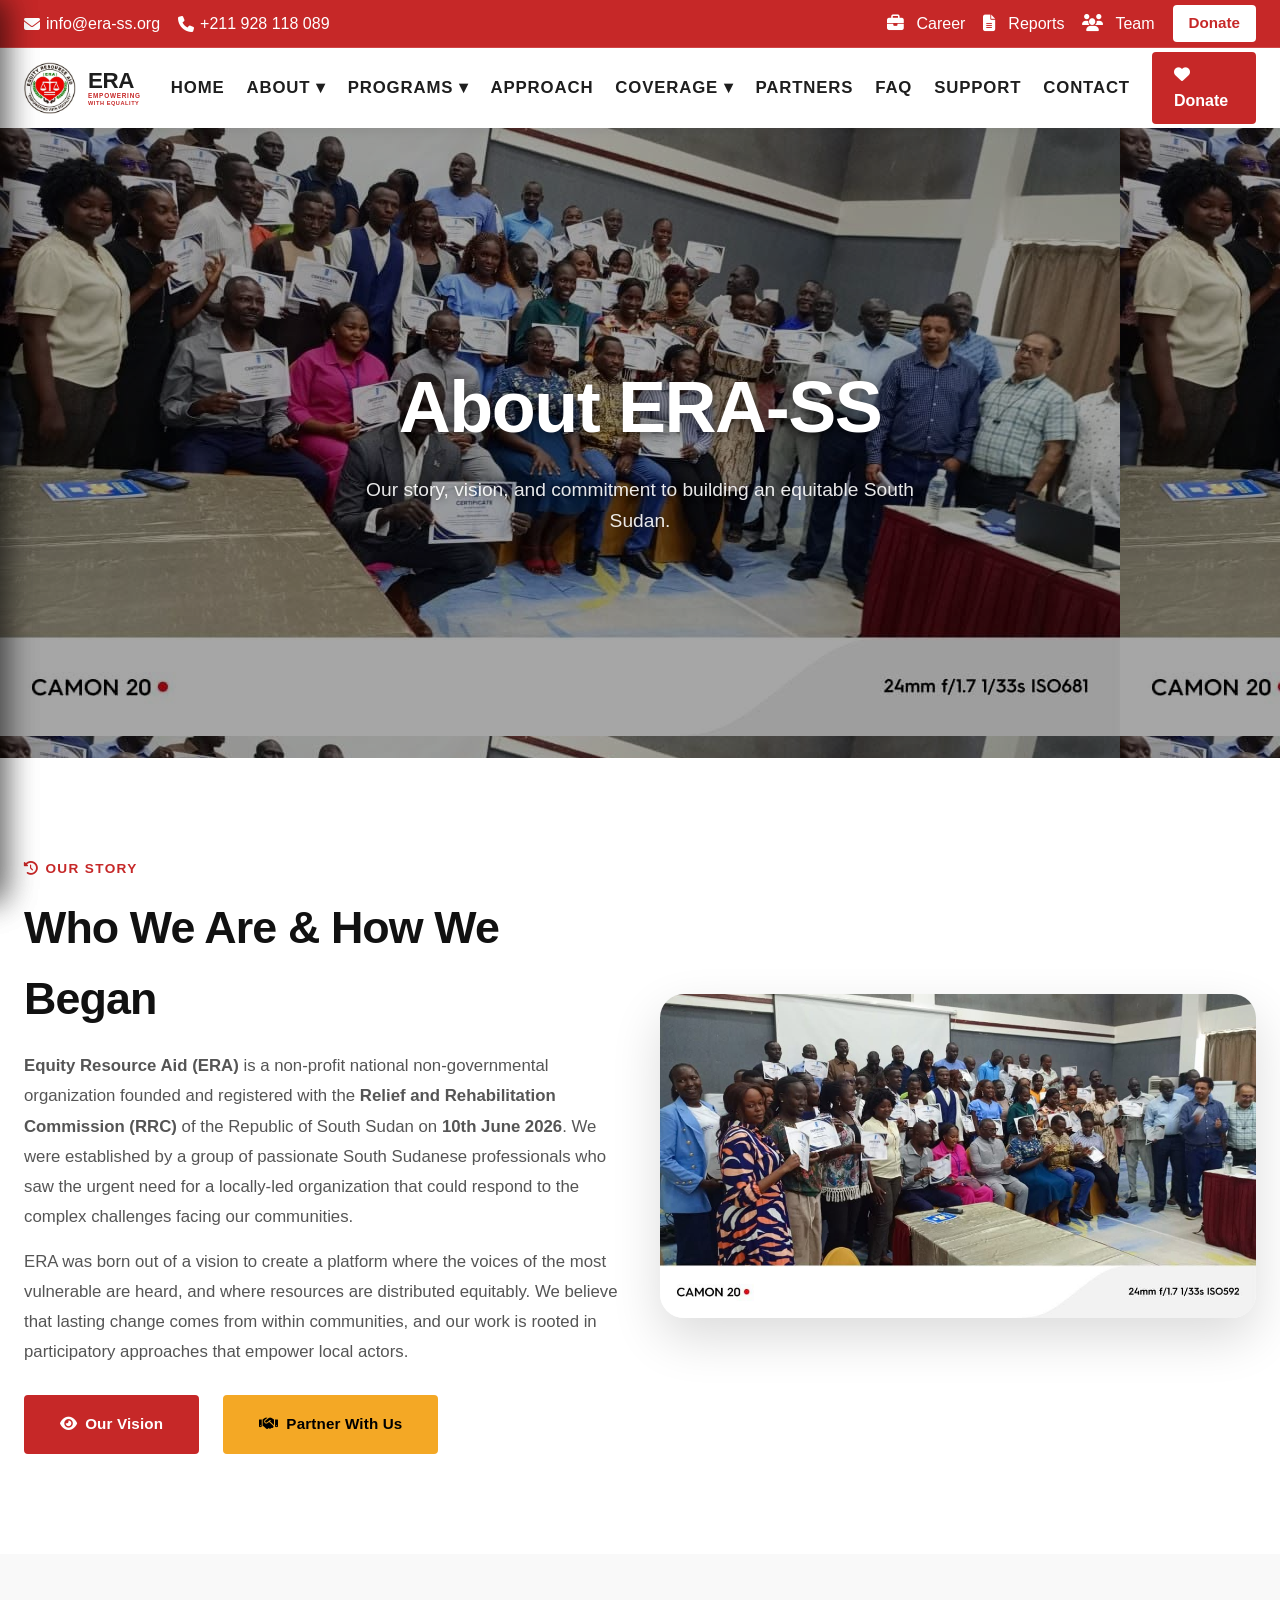
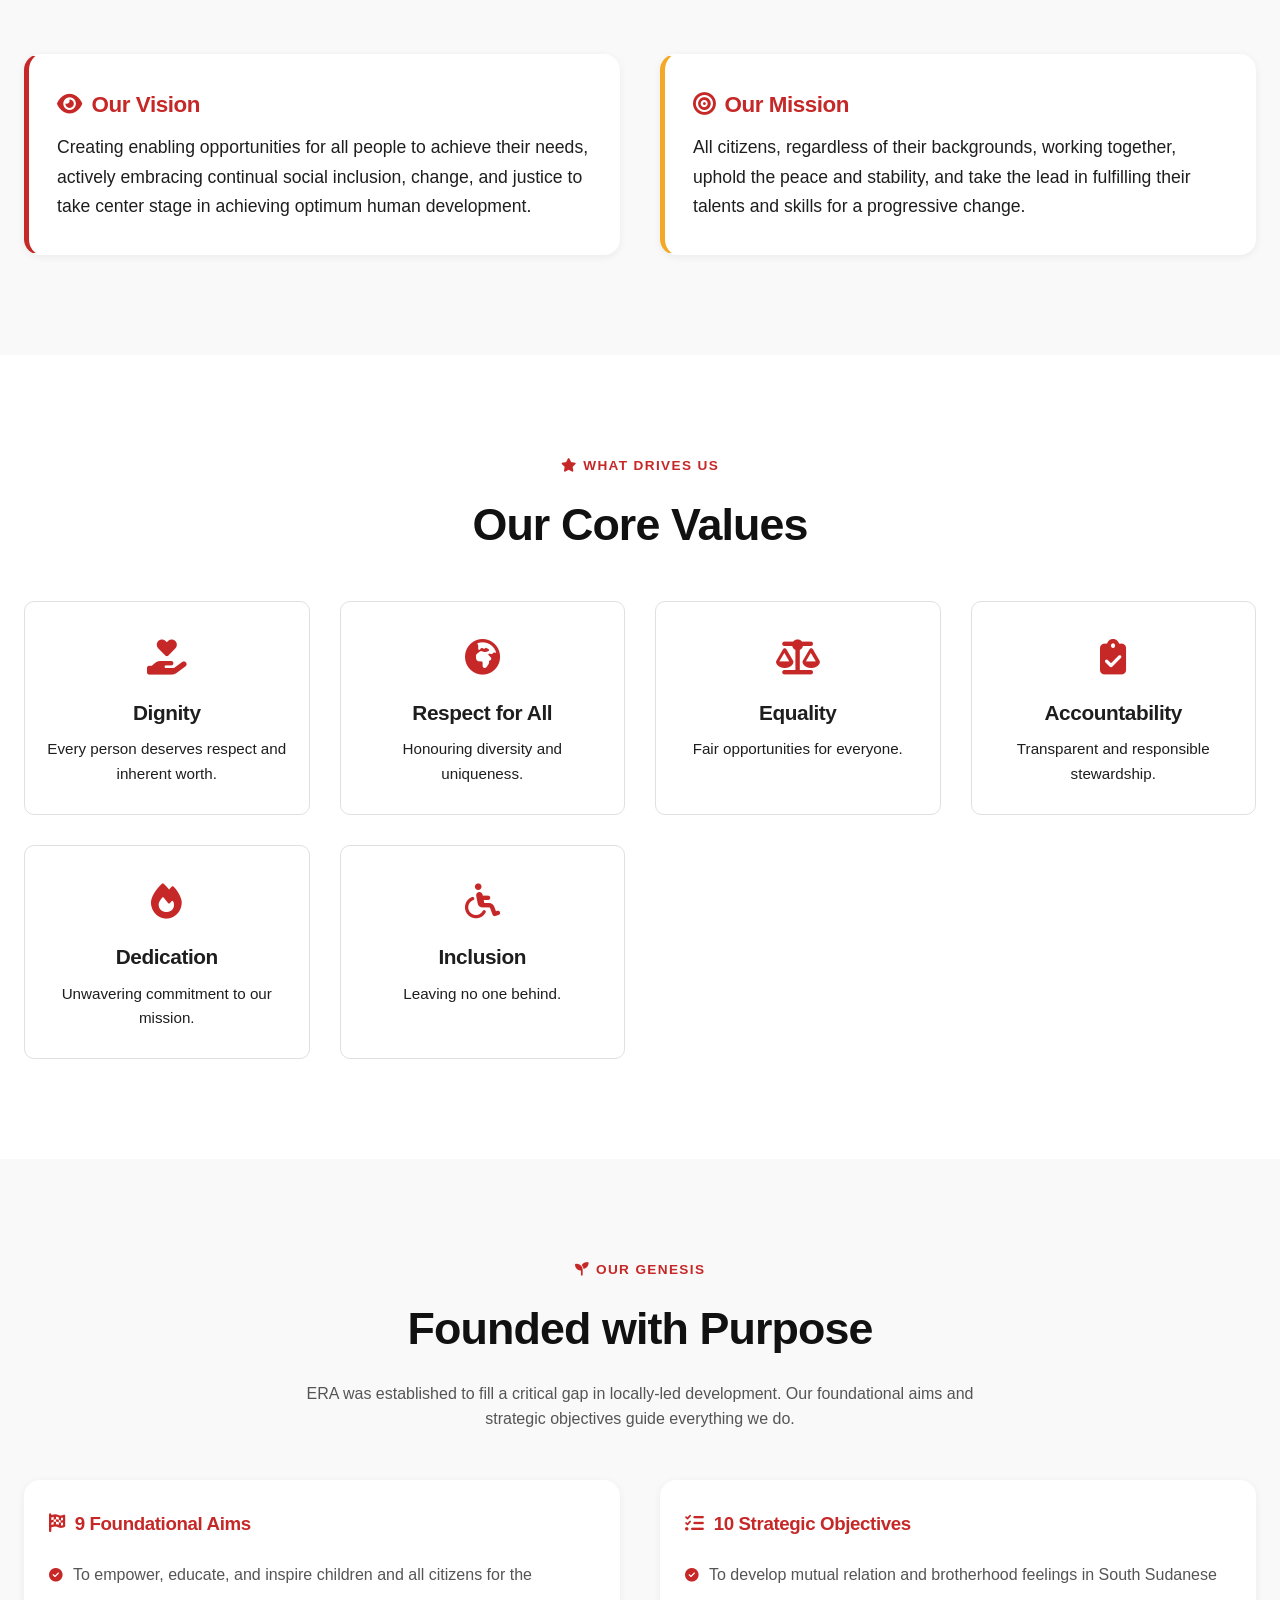
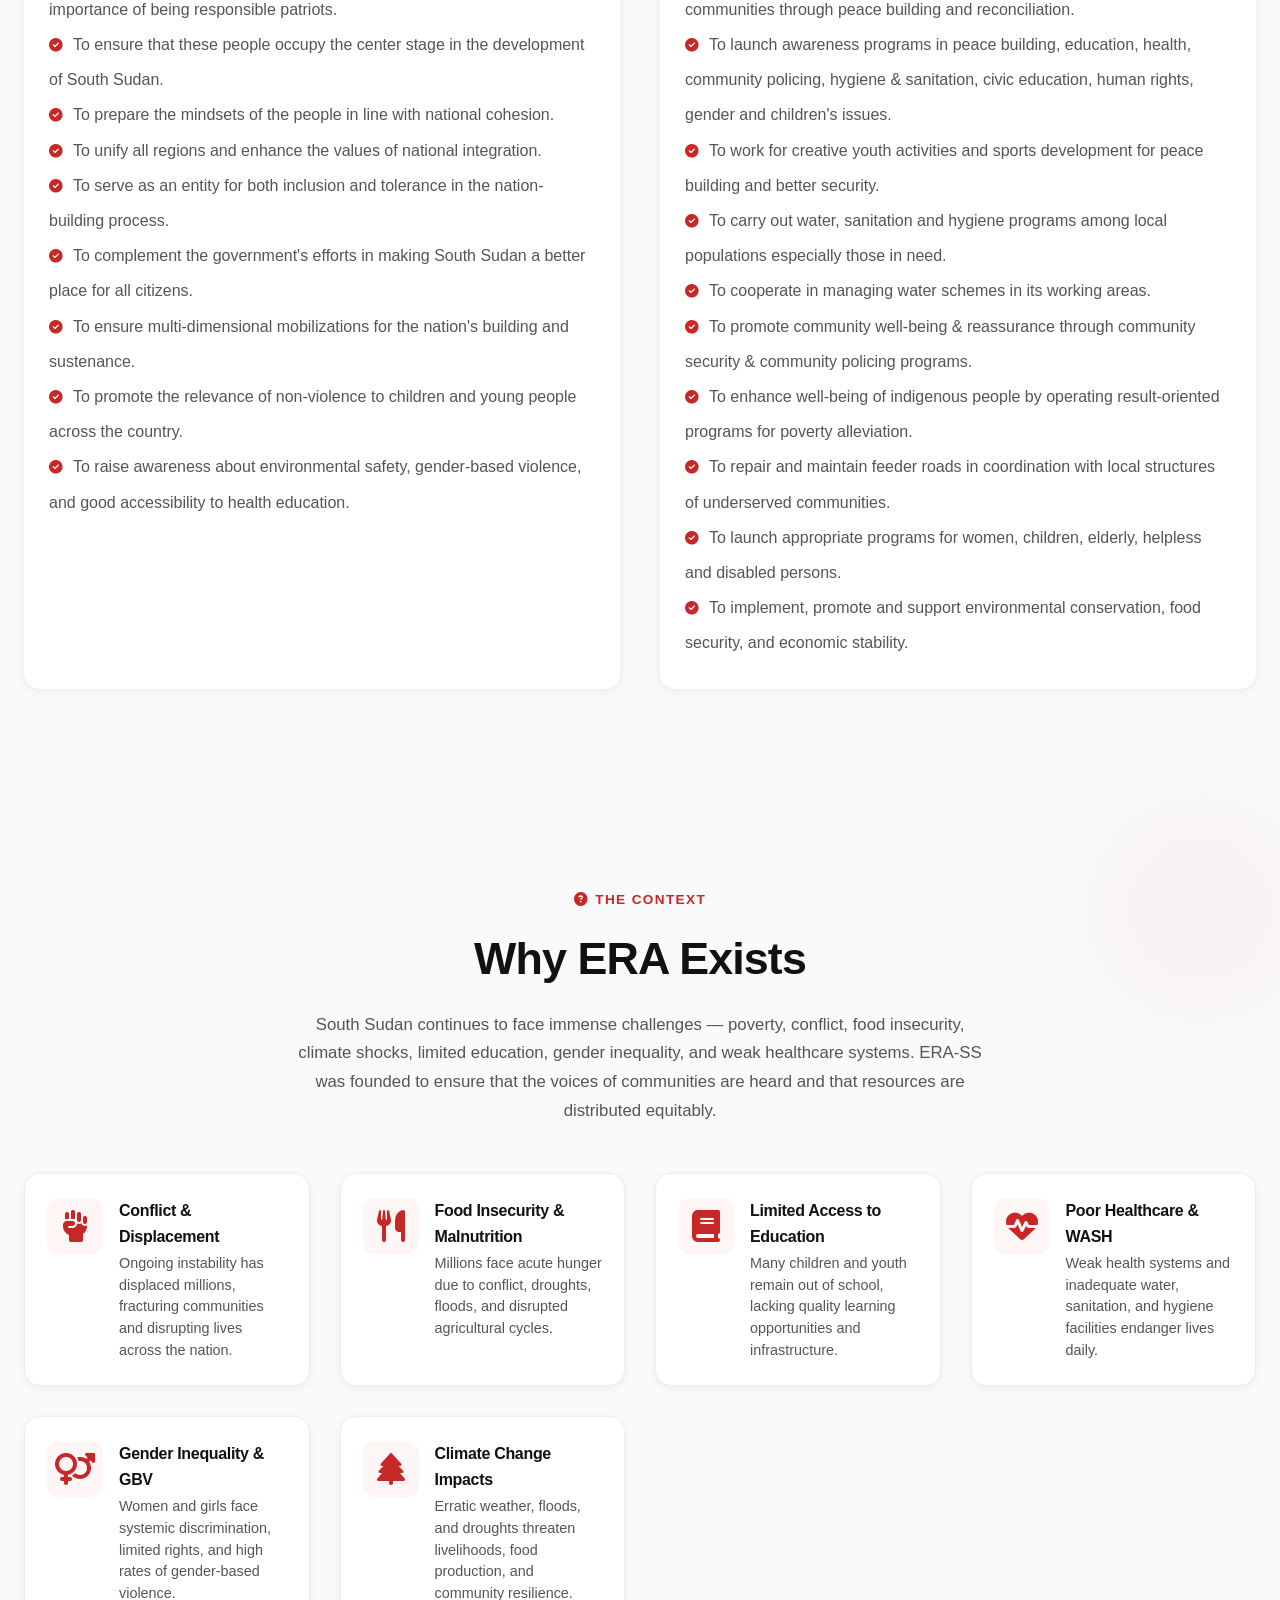
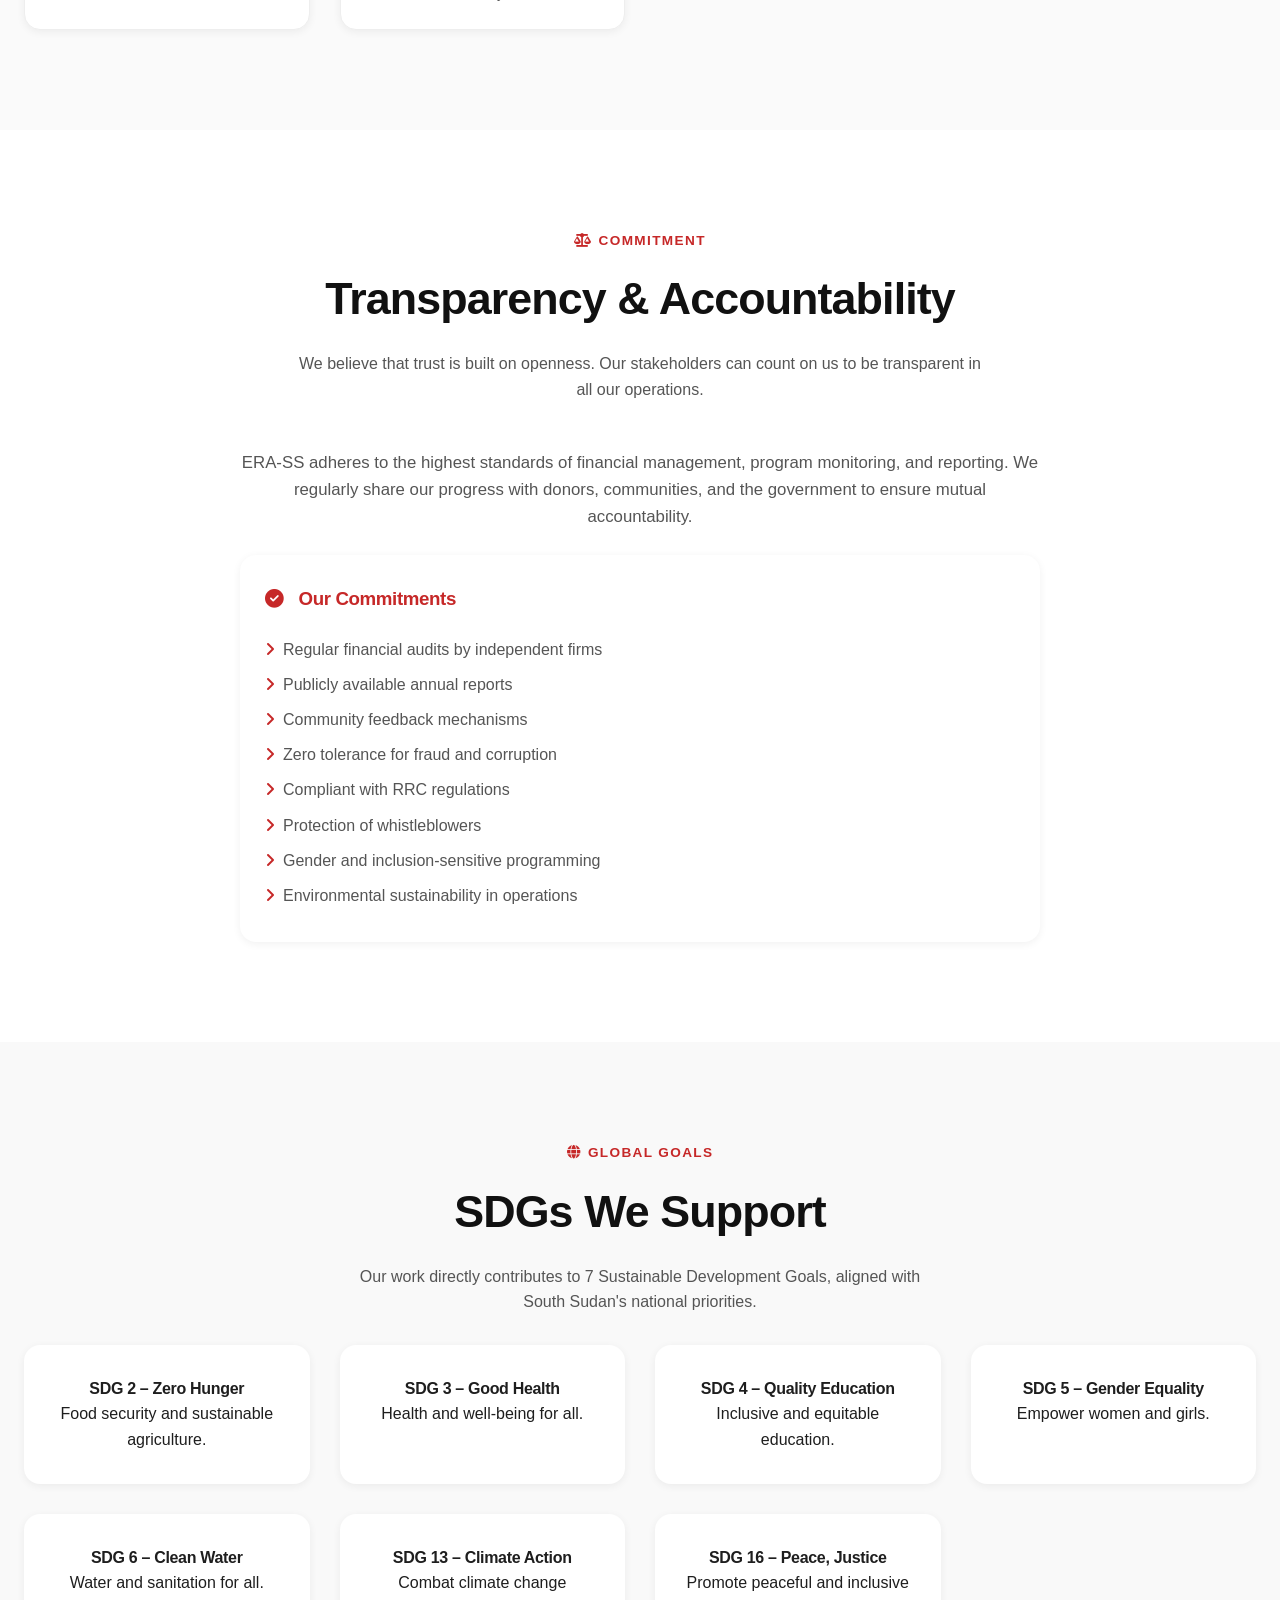
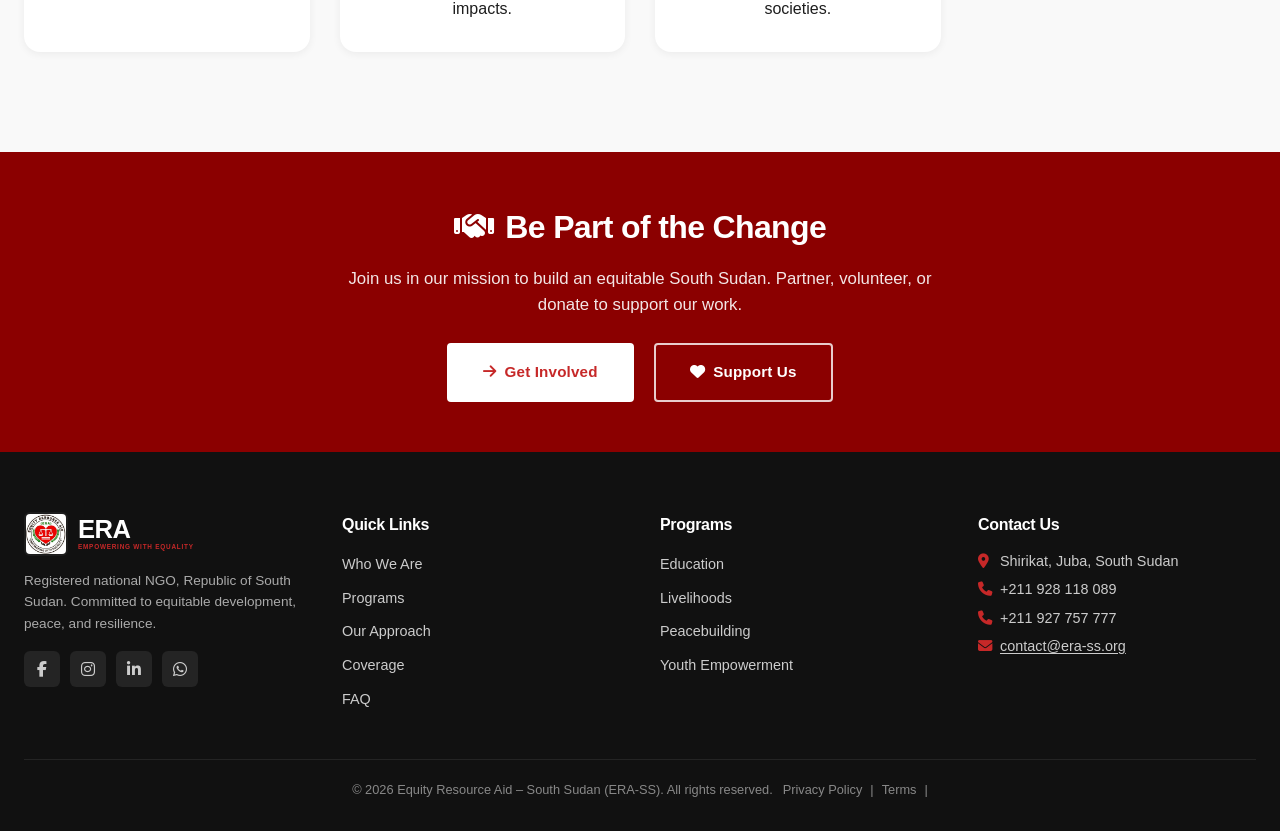
<file: about.html>
<!DOCTYPE html>
<html lang="en">
<head>
    <meta charset="UTF-8" />
    <meta name="viewport" content="width=device-width, initial-scale=1.0, viewport-fit=cover" />
    <title>About ERA-SS | Our Story, Vision & Mission</title>
    <meta name="description" content="Learn about Equity Resource Aid – South Sudan (ERA), our history, vision, mission, core values, and how we work to build an equitable society." />
    <meta name="theme-color" content="#C62828" />
    <link rel="stylesheet" href="style.css" />
    <link rel="stylesheet" href="https://cdnjs.cloudflare.com/ajax/libs/font-awesome/6.5.0/css/all.min.css" />
</head>
<body>

    <!-- ===== TOP BAR ===== -->
<div class="top-bar" id="topBar">
    <div class="top-bar-inner left">
        <a href="mailto:info@era-ss.org">
            <i class="fas fa-envelope"></i>
            <span class="label">info@era-ss.org</span>
        </a>
        <a href="tel:+211928118089">
            <i class="fas fa-phone"></i>
            <span class="label">+211 928 118 089</span>
        </a>
    </div>
    <div class="top-bar-inner right">
        <a href="career.html" class="nav-link-top"><i class="fas fa-briefcase"></i> Career</a>
        <a href="report.html" class="nav-link-top"><i class="fas fa-file-alt"></i> Reports</a>
        <a href="team.html" class="nav-link-top"><i class="fas fa-users"></i> Team</a>
        <a href="support.html" class="donate-btn">Donate</a>
    </div>
</div>

<!-- ===== NAVBAR ===== -->
<nav class="navbar" id="navbar">
    <div class="container">
        <a href="index.html" class="logo">
            <img src="assets/erass.jpeg" alt="ERA-SS Logo" onerror="this.outerHTML='<div class=\'logo-fallback\'>E</div>';" />
            <div class="logo-text-wrapper">
                <span class="logo-text">ERA</span>
                <span class="logo-sub">EMPOWERING</span>
                <span class="logo-sub-line2">WITH EQUALITY</span>
            </div>
        </a>
        <div class="nav-links">
            <a href="index.html" class="nav-link">Home</a>
            <div class="dropdown">
                <a href="about.html" class="nav-link">About ▾</a>
                <div class="dropdown-menu">
                    <a href="about.html#background">Know Who We Are</a>
                    <a href="about.html#vision">Our Genesis</a>
                    <a href="team.html">Meet Our Team</a>
                    <a href="report.html">Our Reports</a>
                    <a href="partners.html">Partners &amp; Donors</a>
                </div>
            </div>
            <div class="dropdown">
                <a href="programs.html" class="nav-link">Programs ▾</a>
                <div class="dropdown-menu">
                    <a href="programs.html#education">Education</a>
                    <a href="programs.html#livelihoods">Agriculture &amp; Livelihood</a>
                    <a href="programs.html#peacebuilding">Peacebuilding &amp; Advocacy</a>
                    <a href="programs.html#youth">Youth Empowerment</a>
                    <a href="programs.html#protection">General Protection</a>
                    <a href="programs.html#gender">Gender Equality</a>
                    <a href="programs.html#climate">Climate Resilience</a>
                </div>
            </div>
            <a href="approach.html" class="nav-link">Approach</a>
            <div class="dropdown">
                <a href="coverage.html" class="nav-link">Coverage ▾</a>
                <div class="dropdown-menu">
                    <a href="coverage.html#central-equatoria">Central Equatoria</a>
                    <a href="coverage.html#jonglei">Jonglei</a>
                    <a href="coverage.html#unity">Unity</a>
                    <a href="coverage.html#upper-nile">Upper Nile</a>
                    <a href="coverage.html#lakes">Lakes</a>
                    <a href="coverage.html#warrap">Warrap</a>
                    <a href="coverage.html#northern-bahr-el-ghazal">Northern Bahr el Ghazal</a>
                    <a href="coverage.html#western-bahr-el-ghazal">Western Bahr el Ghazal</a>
                    <a href="coverage.html#abyei">Abyei Administrative Area</a>
                    <a href="coverage.html#ruweng">Ruweng Administrative Area</a>
                </div>
            </div>
            <a href="partners.html" class="nav-link">Partners</a>
            <a href="faq.html" class="nav-link">FAQ</a>
            <a href="support.html" class="nav-link">Support</a>
            <a href="contact.html" class="nav-link">Contact</a>
            <a href="support.html" class="nav-donate"><i class="fas fa-heart" style="margin-right:6px;"></i>Donate</a>
        </div>
        <button class="mobile-toggle" id="mobileToggle" aria-label="Open menu">☰</button>
    </div>
</nav>

<!-- ===== MOBILE MENU ===== -->
<div class="mobile-overlay" id="mobileOverlay"></div>
<div class="mobile-menu" id="mobileMenu">
    <div class="mobile-menu-logo">
        <img src="assets/erass.jpeg" alt="ERA-SS Logo" onerror="this.outerHTML='<div class=\'mobile-logo-fallback\'>E</div>';" />
        <div class="mobile-logo-text-wrapper">
            <span class="mobile-logo-text">ERA</span>
            <span class="mobile-logo-sub">EMPOWERING</span>
            <span class="mobile-logo-sub-line2">WITH EQUALITY</span>
        </div>
    </div>
    <a href="index.html">Home</a>
    <button class="mobile-dropdown-btn" data-target="mobile-about-submenu">
        <span>About</span>
        <span class="dropdown-chevron">▾</span>
    </button>
    <div class="mobile-submenu" id="mobile-about-submenu">
        <a href="about.html#background">Know Who We Are</a>
        <a href="about.html#vision">Our Genesis</a>
        <a href="team.html">Meet Our Team</a>
        <a href="report.html">Our Reports</a>
        <a href="partners.html">Partners &amp; Donors</a>
    </div>
    <button class="mobile-dropdown-btn" data-target="mobile-programs-submenu">
        <span>Programs</span>
        <span class="dropdown-chevron">▾</span>
    </button>
    <div class="mobile-submenu" id="mobile-programs-submenu">
        <a href="programs.html#education">Education</a>
        <a href="programs.html#livelihoods">Agriculture &amp; Livelihood</a>
        <a href="programs.html#peacebuilding">Peacebuilding &amp; Advocacy</a>
        <a href="programs.html#youth">Youth Empowerment</a>
        <a href="programs.html#protection">General Protection</a>
        <a href="programs.html#gender">Gender Equality</a>
        <a href="programs.html#climate">Climate Resilience</a>
    </div>
    <a href="approach.html">Approach</a>
    <button class="mobile-dropdown-btn" data-target="mobile-coverage-submenu">
        <span>Coverage</span>
        <span class="dropdown-chevron">▾</span>
    </button>
    <div class="mobile-submenu" id="mobile-coverage-submenu">
        <a href="coverage.html#central-equatoria">Central Equatoria</a>
        <a href="coverage.html#jonglei">Jonglei</a>
        <a href="coverage.html#unity">Unity</a>
        <a href="coverage.html#upper-nile">Upper Nile</a>
        <a href="coverage.html#lakes">Lakes</a>
        <a href="coverage.html#warrap">Warrap</a>
        <a href="coverage.html#northern-bahr-el-ghazal">Northern Bahr el Ghazal</a>
        <a href="coverage.html#western-bahr-el-ghazal">Western Bahr el Ghazal</a>
        <a href="coverage.html#abyei">Abyei Administrative Area</a>
        <a href="coverage.html#ruweng">Ruweng Administrative Area</a>
    </div>
    <a href="partners.html">Partners</a>
    <a href="faq.html">FAQ</a>
    <a href="support.html">Support</a>
    <a href="contact.html">Contact</a>
    <a href="support.html" class="mobile-donate"><i class="fas fa-heart" style="margin-right:8px;"></i>Donate</a>
</div>

    <!-- ===== MOBILE MENU ===== -->
    <div class="mobile-overlay" id="mobileOverlay"></div>
    <div class="mobile-menu" id="mobileMenu">
        <div class="mobile-menu-logo">
            <img src="assets/erass.jpeg" alt="ERA-SS Logo" onerror="this.outerHTML='<div class=\'mobile-logo-fallback\'>E</div>';" />
            <div class="mobile-logo-text-wrapper">
                <span class="mobile-logo-text">ERA</span>
                <span class="mobile-logo-sub">Empowering with Equality</span>
            </div>
        </div>
        <a href="index.html">Home</a>
        <button class="mobile-dropdown-btn" data-target="mobile-about-submenu">
            <span>About</span>
            <span class="dropdown-chevron">▾</span>
        </button>
        <div class="mobile-submenu" id="mobile-about-submenu">
            <a href="about.html#history">Our Story</a>
            <a href="about.html#vision-mission">Vision & Mission</a>
            <a href="about.html#core-values">Core Values</a>
            <a href="about.html#genesis">Our Genesis</a>
            <a href="about.html#why-era-exists">Why ERA Exists</a>
            <a href="about.html#transparency">Transparency</a>
            <a href="about.html#sdgs">SDGs</a>
            <a href="team.html">Meet Our Team</a>
            <a href="report.html">Our Reports</a>
            <a href="partners.html">Partners &amp; Donors</a>
        </div>
        <a href="programs.html">Programs</a>
        <a href="approach.html">Approach</a>
        <a href="partners.html">Partners</a>
        <a href="faq.html">FAQ</a>
        <a href="support.html">Support</a>
        <a href="contact.html">Contact</a>
        <a href="support.html" class="mobile-donate"><i class="fas fa-heart" style="margin-right:8px;"></i>Donate</a>
    </div>

    <!-- ===== MAIN CONTENT ===== -->
    <main>

        <!-- ===== HERO ===== -->
        <section class="hero about-hero" style="background-image: url('assets/equity.jpg'); height: 70vh; min-height: 500px; display: flex; align-items: center; justify-content: center; position:relative;">
            <div class="slide-overlay" style="background: rgba(0,0,0,0.35);"></div>
            <div class="container" style="position:relative; z-index:2; text-align:center; color:#fff;">
                <h1 style="color:#fff; font-size:clamp(2.5rem,6vw,4.5rem); text-shadow:0 2px 12px rgba(0,0,0,0.6);">About ERA-SS</h1>
                <p style="font-size:1.2rem; max-width:600px; margin:10px auto 0; opacity:0.9; text-shadow:0 1px 6px rgba(0,0,0,0.5);">Our story, vision, and commitment to building an equitable South Sudan.</p>
            </div>
        </section>

        <!-- ===== HISTORY SECTION ===== -->
        <section id="history" class="section bg-white">
            <div class="container">
                <div class="grid-2" style="align-items: center;">
                    <div>
                        <p class="section-subtitle"><i class="fas fa-history" style="margin-right:6px;"></i>Our Story</p>
                        <h2 class="section-title">Who We Are &amp; How We Began</h2>
                        <div style="font-size: 1.05rem; color: var(--text-muted); line-height: 1.8;">
                            <p><strong>Equity Resource Aid (ERA)</strong> is a non-profit national non-governmental organization
                            founded and registered with the <strong>Relief and Rehabilitation Commission (RRC)</strong> of
                            the Republic of South Sudan on <strong>10th June 2026</strong>. We were established by a group
                            of passionate South Sudanese professionals who saw the urgent need for a locally-led organization
                            that could respond to the complex challenges facing our communities.</p>
                        </div>
                        <div style="font-size: 1.05rem; color: var(--text-muted); line-height: 1.8; margin-top: 14px;">
                            <p>ERA was born out of a vision to create a platform where the voices of the most vulnerable are
                            heard, and where resources are distributed equitably. We believe that lasting change comes from
                            within communities, and our work is rooted in participatory approaches that empower local actors.</p>
                        </div>
                        <div style="margin-top: 28px; display: flex; flex-wrap: wrap; gap: 12px;">
                            <a href="#vision-mission" class="btn btn-primary"><i class="fas fa-eye" style="margin-right:8px;"></i>Our Vision</a>
                            <a href="contact.html" class="btn btn-secondary"><i class="fas fa-handshake" style="margin-right:8px;"></i>Partner With Us</a>
                        </div>
                    </div>
                    <div>
                        <img src="assets/equity1.jpg" alt="ERA-SS team in the field" style="border-radius: var(--radius-xl); box-shadow: var(--shadow-lg); width: 100%;" loading="lazy" />
                    </div>
                </div>
            </div>
        </section>

        <!-- ===== VISION & MISSION ===== -->
        <section id="vision-mission" class="section bg-light">
            <div class="container">
                <div class="grid-2">
                    <div class="card" style="border-left: 5px solid var(--era-primary); padding: 32px 28px;">
                        <h3 style="color: var(--era-primary); font-size: 1.4rem;"><i class="fas fa-eye" style="margin-right:10px;"></i>Our Vision</h3>
                        <p style="font-size: 1.1rem; margin-top: 10px; line-height: 1.7;">Creating enabling opportunities for all people to achieve their needs, actively embracing continual social inclusion, change, and justice to take center stage in achieving optimum human development.</p>
                    </div>
                    <div class="card" style="border-left: 5px solid var(--era-secondary); padding: 32px 28px;">
                        <h3 style="color: var(--era-primary); font-size: 1.4rem;"><i class="fas fa-bullseye" style="margin-right:10px;"></i>Our Mission</h3>
                        <p style="font-size: 1.1rem; margin-top: 10px; line-height: 1.7;">All citizens, regardless of their backgrounds, working together, uphold the peace and stability, and take the lead in fulfilling their talents and skills for a progressive change.</p>
                    </div>
                </div>
            </div>
        </section>

        <!-- ===== CORE VALUES ===== -->
        <section id="core-values" class="section bg-white">
            <div class="container text-center">
                <p class="section-subtitle"><i class="fas fa-star" style="margin-right:6px;"></i>What Drives Us</p>
                <h2 class="section-title">Our Core Values</h2>
                <div class="grid-3" style="margin-top: 40px;">
                    <div class="value-card"><span class="icon-wrap"><i class="fas fa-hand-holding-heart"></i></span><h3>Dignity</h3><p style="font-size: 0.95rem;">Every person deserves respect and inherent worth.</p></div>
                    <div class="value-card"><span class="icon-wrap"><i class="fas fa-globe-africa"></i></span><h3>Respect for All</h3><p style="font-size: 0.95rem;">Honouring diversity and uniqueness.</p></div>
                    <div class="value-card"><span class="icon-wrap"><i class="fas fa-balance-scale"></i></span><h3>Equality</h3><p style="font-size: 0.95rem;">Fair opportunities for everyone.</p></div>
                    <div class="value-card"><span class="icon-wrap"><i class="fas fa-clipboard-check"></i></span><h3>Accountability</h3><p style="font-size: 0.95rem;">Transparent and responsible stewardship.</p></div>
                    <div class="value-card"><span class="icon-wrap"><i class="fas fa-fire"></i></span><h3>Dedication</h3><p style="font-size: 0.95rem;">Unwavering commitment to our mission.</p></div>
                    <div class="value-card"><span class="icon-wrap"><i class="fas fa-wheelchair"></i></span><h3>Inclusion</h3><p style="font-size: 0.95rem;">Leaving no one behind.</p></div>
                </div>
            </div>
        </section>

        <!-- ===== OUR GENESIS (Aims & Objectives) ===== -->
        <section id="genesis" class="section bg-light">
            <div class="container">
                <div class="text-center" style="margin-bottom: 48px;">
                    <p class="section-subtitle"><i class="fas fa-seedling" style="margin-right:6px;"></i>Our Genesis</p>
                    <h2 class="section-title">Founded with Purpose</h2>
                    <p style="max-width: 700px; margin: 0 auto; color: var(--text-muted);">ERA was established to fill a critical gap in locally-led development. Our foundational aims and strategic objectives guide everything we do.</p>
                </div>
                <div class="grid-2" style="align-items: stretch;">
                    <div class="card" style="padding: 28px 24px;">
                        <h3 style="color: var(--era-primary); margin-bottom: 18px;"><i class="fas fa-flag-checkered" style="margin-right:10px;"></i>9 Foundational Aims</h3>
                        <ul style="list-style: none; padding-left: 0; color: var(--text-muted); line-height: 2.2;">
                            <li><i class="fas fa-check-circle" style="color:var(--era-primary);margin-right:10px;font-size:0.85rem;"></i>To empower, educate, and inspire children and all citizens for the importance of being responsible patriots.</li>
                            <li><i class="fas fa-check-circle" style="color:var(--era-primary);margin-right:10px;font-size:0.85rem;"></i>To ensure that these people occupy the center stage in the development of South Sudan.</li>
                            <li><i class="fas fa-check-circle" style="color:var(--era-primary);margin-right:10px;font-size:0.85rem;"></i>To prepare the mindsets of the people in line with national cohesion.</li>
                            <li><i class="fas fa-check-circle" style="color:var(--era-primary);margin-right:10px;font-size:0.85rem;"></i>To unify all regions and enhance the values of national integration.</li>
                            <li><i class="fas fa-check-circle" style="color:var(--era-primary);margin-right:10px;font-size:0.85rem;"></i>To serve as an entity for both inclusion and tolerance in the nation-building process.</li>
                            <li><i class="fas fa-check-circle" style="color:var(--era-primary);margin-right:10px;font-size:0.85rem;"></i>To complement the government's efforts in making South Sudan a better place for all citizens.</li>
                            <li><i class="fas fa-check-circle" style="color:var(--era-primary);margin-right:10px;font-size:0.85rem;"></i>To ensure multi-dimensional mobilizations for the nation's building and sustenance.</li>
                            <li><i class="fas fa-check-circle" style="color:var(--era-primary);margin-right:10px;font-size:0.85rem;"></i>To promote the relevance of non-violence to children and young people across the country.</li>
                            <li><i class="fas fa-check-circle" style="color:var(--era-primary);margin-right:10px;font-size:0.85rem;"></i>To raise awareness about environmental safety, gender-based violence, and good accessibility to health education.</li>
                        </ul>
                    </div>
                    <div class="card" style="padding: 28px 24px;">
                        <h3 style="color: var(--era-primary); margin-bottom: 18px;"><i class="fas fa-list-check" style="margin-right:10px;"></i>10 Strategic Objectives</h3>
                        <ul style="list-style: none; padding-left: 0; color: var(--text-muted); line-height: 2.2;">
                            <li><i class="fas fa-check-circle" style="color:var(--era-primary);margin-right:10px;font-size:0.85rem;"></i>To develop mutual relation and brotherhood feelings in South Sudanese communities through peace building and reconciliation.</li>
                            <li><i class="fas fa-check-circle" style="color:var(--era-primary);margin-right:10px;font-size:0.85rem;"></i>To launch awareness programs in peace building, education, health, community policing, hygiene &amp; sanitation, civic education, human rights, gender and children's issues.</li>
                            <li><i class="fas fa-check-circle" style="color:var(--era-primary);margin-right:10px;font-size:0.85rem;"></i>To work for creative youth activities and sports development for peace building and better security.</li>
                            <li><i class="fas fa-check-circle" style="color:var(--era-primary);margin-right:10px;font-size:0.85rem;"></i>To carry out water, sanitation and hygiene programs among local populations especially those in need.</li>
                            <li><i class="fas fa-check-circle" style="color:var(--era-primary);margin-right:10px;font-size:0.85rem;"></i>To cooperate in managing water schemes in its working areas.</li>
                            <li><i class="fas fa-check-circle" style="color:var(--era-primary);margin-right:10px;font-size:0.85rem;"></i>To promote community well-being &amp; reassurance through community security &amp; community policing programs.</li>
                            <li><i class="fas fa-check-circle" style="color:var(--era-primary);margin-right:10px;font-size:0.85rem;"></i>To enhance well-being of indigenous people by operating result-oriented programs for poverty alleviation.</li>
                            <li><i class="fas fa-check-circle" style="color:var(--era-primary);margin-right:10px;font-size:0.85rem;"></i>To repair and maintain feeder roads in coordination with local structures of underserved communities.</li>
                            <li><i class="fas fa-check-circle" style="color:var(--era-primary);margin-right:10px;font-size:0.85rem;"></i>To launch appropriate programs for women, children, elderly, helpless and disabled persons.</li>
                            <li><i class="fas fa-check-circle" style="color:var(--era-primary);margin-right:10px;font-size:0.85rem;"></i>To implement, promote and support environmental conservation, food security, and economic stability.</li>
                        </ul>
                    </div>
                </div>
            </div>
        </section>

        <!-- ===== WHY ERA EXISTS ===== -->
        <section id="why-era-exists" class="section why-era-section">
            <div class="container">
                <div class="text-center" style="margin-bottom: 48px;">
                    <p class="section-subtitle"><i class="fas fa-question-circle" style="margin-right:6px;"></i>The Context</p>
                    <h2 class="section-title">Why ERA Exists</h2>
                    <p style="max-width: 700px; margin: 0 auto; color: var(--text-muted); font-size: 1.05rem; line-height: 1.7;">
                        South Sudan continues to face immense challenges — poverty, conflict, food insecurity, climate shocks,
                        limited education, gender inequality, and weak healthcare systems. ERA-SS was founded to ensure that
                        the voices of communities are heard and that resources are distributed equitably.
                    </p>
                </div>
                <div class="grid-3">
                    <div class="challenge-card">
                        <div class="challenge-icon"><i class="fas fa-fist-raised"></i></div>
                        <div>
                            <h4>Conflict &amp; Displacement</h4>
                            <p>Ongoing instability has displaced millions, fracturing communities and disrupting lives across the nation.</p>
                        </div>
                    </div>
                    <div class="challenge-card">
                        <div class="challenge-icon"><i class="fas fa-utensils"></i></div>
                        <div>
                            <h4>Food Insecurity &amp; Malnutrition</h4>
                            <p>Millions face acute hunger due to conflict, droughts, floods, and disrupted agricultural cycles.</p>
                        </div>
                    </div>
                    <div class="challenge-card">
                        <div class="challenge-icon"><i class="fas fa-book"></i></div>
                        <div>
                            <h4>Limited Access to Education</h4>
                            <p>Many children and youth remain out of school, lacking quality learning opportunities and infrastructure.</p>
                        </div>
                    </div>
                    <div class="challenge-card">
                        <div class="challenge-icon"><i class="fas fa-heartbeat"></i></div>
                        <div>
                            <h4>Poor Healthcare &amp; WASH</h4>
                            <p>Weak health systems and inadequate water, sanitation, and hygiene facilities endanger lives daily.</p>
                        </div>
                    </div>
                    <div class="challenge-card">
                        <div class="challenge-icon"><i class="fas fa-venus-mars"></i></div>
                        <div>
                            <h4>Gender Inequality &amp; GBV</h4>
                            <p>Women and girls face systemic discrimination, limited rights, and high rates of gender-based violence.</p>
                        </div>
                    </div>
                    <div class="challenge-card">
                        <div class="challenge-icon"><i class="fas fa-tree"></i></div>
                        <div>
                            <h4>Climate Change Impacts</h4>
                            <p>Erratic weather, floods, and droughts threaten livelihoods, food production, and community resilience.</p>
                        </div>
                    </div>
                </div>
            </div>
        </section>

        <!-- ===== TRANSPARENCY & ACCOUNTABILITY ===== -->
        <section id="transparency" class="section bg-white">
            <div class="container">
                <div class="text-center" style="margin-bottom: 48px;">
                    <p class="section-subtitle"><i class="fas fa-balance-scale" style="margin-right:6px;"></i>Commitment</p>
                    <h2 class="section-title">Transparency &amp; Accountability</h2>
                    <p style="max-width: 700px; margin: 0 auto; color: var(--text-muted);">We believe that trust is built on openness. Our stakeholders can count on us to be transparent in all our operations.</p>
                </div>
                <p style="max-width: 800px; margin: 0 auto 24px; color: var(--text-muted); font-size: 1.05rem; text-align:center;">
                    ERA-SS adheres to the highest standards of financial management, program monitoring, and reporting.
                    We regularly share our progress with donors, communities, and the government to ensure mutual accountability.
                </p>
                <div class="grid-2" style="max-width: 800px; margin: 0 auto;">
                    <div class="card" style="padding: 28px 24px;">
                        <h3 style="color: var(--era-primary); margin-bottom: 18px;"><i class="fas fa-check-circle" style="margin-right:10px;"></i> Our Commitments</h3>
                        <ul style="list-style: none; padding: 0; color: var(--text-muted); line-height: 2.2;">
                            <li><i class="fas fa-angle-right" style="color:var(--era-primary); margin-right:8px;"></i>Regular financial audits by independent firms</li>
                            <li><i class="fas fa-angle-right" style="color:var(--era-primary); margin-right:8px;"></i>Publicly available annual reports</li>
                            <li><i class="fas fa-angle-right" style="color:var(--era-primary); margin-right:8px;"></i>Community feedback mechanisms</li>
                            <li><i class="fas fa-angle-right" style="color:var(--era-primary); margin-right:8px;"></i>Zero tolerance for fraud and corruption</li>
                            <li><i class="fas fa-angle-right" style="color:var(--era-primary); margin-right:8px;"></i>Compliant with RRC regulations</li>
                            <li><i class="fas fa-angle-right" style="color:var(--era-primary); margin-right:8px;"></i>Protection of whistleblowers</li>
                            <li><i class="fas fa-angle-right" style="color:var(--era-primary); margin-right:8px;"></i>Gender and inclusion-sensitive programming</li>
                            <li><i class="fas fa-angle-right" style="color:var(--era-primary); margin-right:8px;"></i>Environmental sustainability in operations</li>
                        </ul>
                    </div>
                </div>
            </div>
        </section>

        <!-- ===== SDGs WE SUPPORT ===== -->
        <section id="sdgs" class="section bg-light">
            <div class="container text-center">
                <p class="section-subtitle"><i class="fas fa-globe" style="margin-right:6px;"></i>Global Goals</p>
                <h2 class="section-title">SDGs We Support</h2>
                <p style="max-width: 600px; margin: 0 auto 30px; color: var(--text-muted);">Our work directly contributes to 7 Sustainable Development Goals, aligned with South Sudan's national priorities.</p>
                <div class="grid-3">
                    <div class="card"><h4>SDG 2 – Zero Hunger</h4><p>Food security and sustainable agriculture.</p></div>
                    <div class="card"><h4>SDG 3 – Good Health</h4><p>Health and well-being for all.</p></div>
                    <div class="card"><h4>SDG 4 – Quality Education</h4><p>Inclusive and equitable education.</p></div>
                    <div class="card"><h4>SDG 5 – Gender Equality</h4><p>Empower women and girls.</p></div>
                    <div class="card"><h4>SDG 6 – Clean Water</h4><p>Water and sanitation for all.</p></div>
                    <div class="card"><h4>SDG 13 – Climate Action</h4><p>Combat climate change impacts.</p></div>
                    <div class="card"><h4>SDG 16 – Peace, Justice</h4><p>Promote peaceful and inclusive societies.</p></div>
                </div>
            </div>
        </section>

        <!-- ===== CALL TO ACTION ===== -->
        <section class="cta-banner" style="background: var(--era-primary-dark);">
            <div class="container text-center">
                <h2><i class="fas fa-handshake" style="margin-right:12px;"></i>Be Part of the Change</h2>
                <p>Join us in our mission to build an equitable South Sudan. Partner, volunteer, or donate to support our work.</p>
                <a href="contact.html" class="btn btn-light"><i class="fas fa-arrow-right" style="margin-right:8px;"></i>Get Involved</a>
                <a href="support.html" class="btn btn-outline-light"><i class="fas fa-heart" style="margin-right:8px;"></i>Support Us</a>
            </div>
        </section>

    </main>

     <!-- ===== FOOTER ===== -->
    <footer class="footer">
        <div class="container">
            <div class="footer-grid">
                <div class="footer-col">
                    <div class="footer-logo">
                        <img src="assets/erass.jpeg" alt="ERA-SS Logo" class="footer-logo-img" onerror="this.outerHTML='<div style=\'width:44px;height:44px;background:var(--era-primary);border-radius:6px;display:flex;align-items:center;justify-content:center;color:#fff;font-weight:800;font-size:1.3rem;\'>E</div>';" />
                        <div class="footer-brand-wrapper">
                            <span class="footer-brand-name">ERA</span>
                            <span class="footer-brand-sub">Empowering with Equality</span>
                        </div>
                    </div>
                    <p class="footer-description">Registered national NGO, Republic of South Sudan. Committed to equitable development, peace, and resilience.</p>
                    <div class="footer-socials">
                        <a href="https://www.facebook.com/people/Equity-Resource-Aid-South-Sudan/61590477338666/" target="_blank" class="footer-social-icon"><i class="fab fa-facebook-f"></i></a>
                        <a href="https://www.instagram.com/equityresourceaid?igsh=MTRuMzd4bTc2azZmZA==" target="_blank" class="footer-social-icon"><i class="fab fa-instagram"></i></a>
                        <a href="https://www.linkedin.com/in/equity-resource-aid-south-sudan-45a908414" target="_blank" class="footer-social-icon"><i class="fab fa-linkedin-in"></i></a>
                        <a href="https://wa.me/211928118089" target="_blank" class="footer-social-icon"><i class="fab fa-whatsapp"></i></a>
                    </div>
                </div>
                <div class="footer-col">
                    <h4>Quick Links</h4>
                    <ul class="footer-links">
                        <li><a href="about.html">Who We Are</a></li>
                        <li><a href="programs.html">Programs</a></li>
                        <li><a href="approach.html">Our Approach</a></li>
                        <li><a href="coverage.html">Coverage</a></li>
                        <li><a href="faq.html">FAQ</a></li>
                    </ul>
                </div>
                <div class="footer-col">
                    <h4>Programs</h4>
                    <ul class="footer-links">
                        <li><a href="programs.html#programs-grid">Education</a></li>
                        <li><a href="programs.html#programs-grid">Livelihoods</a></li>
                        <li><a href="programs.html#programs-grid">Peacebuilding</a></li>
                        <li><a href="programs.html#programs-grid">Youth Empowerment</a></li>
                    </ul>
                </div>
                <div class="footer-col">
                    <h4>Contact Us</h4>
                    <ul class="footer-contact-info">
                        <li><i class="fas fa-location-dot" style="width:18px;color:var(--era-primary);"></i> Shirikat, Juba, South Sudan</li>
                        <li><i class="fas fa-phone" style="width:18px;color:var(--era-primary);"></i> +211 928 118 089</li>
                        <li><i class="fas fa-phone" style="width:18px;color:var(--era-primary);"></i> +211 927 757 777</li>
                        <li><i class="fas fa-envelope" style="width:18px;color:var(--era-primary);"></i> <a href="mailto:contact@era-ss.org">contact@era-ss.org</a></li>
                    </ul>
                </div>
            </div>
            <div class="footer-bottom">
                <p>© 2026 Equity Resource Aid – South Sudan (ERA-SS). All rights reserved.</p>
                <div class="footer-legal">
                    <a href="privacy.html">Privacy Policy</a> |
                    <a href="terms.html">Terms</a> |
                    
                </div>
            </div>
        </div>
    </footer>

    <script src="script.js"></script>
</body>
</html>
</file>
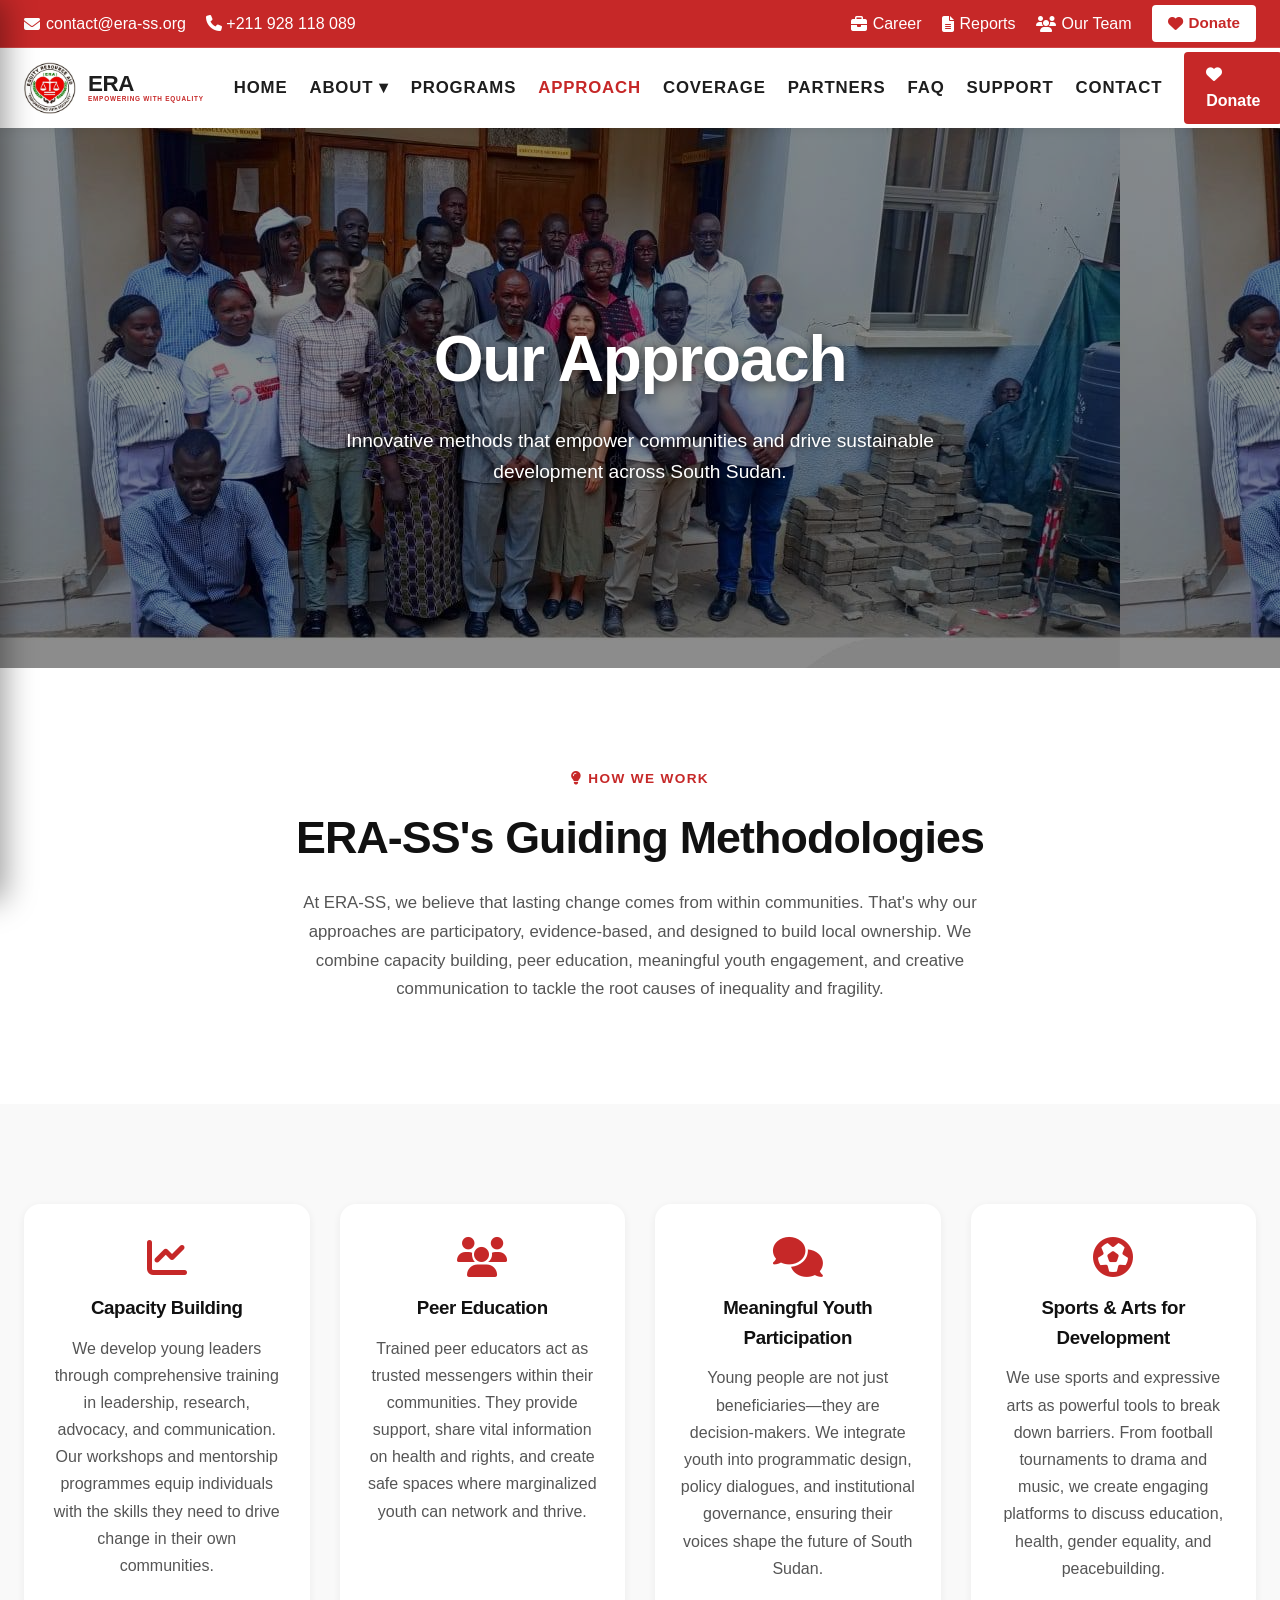
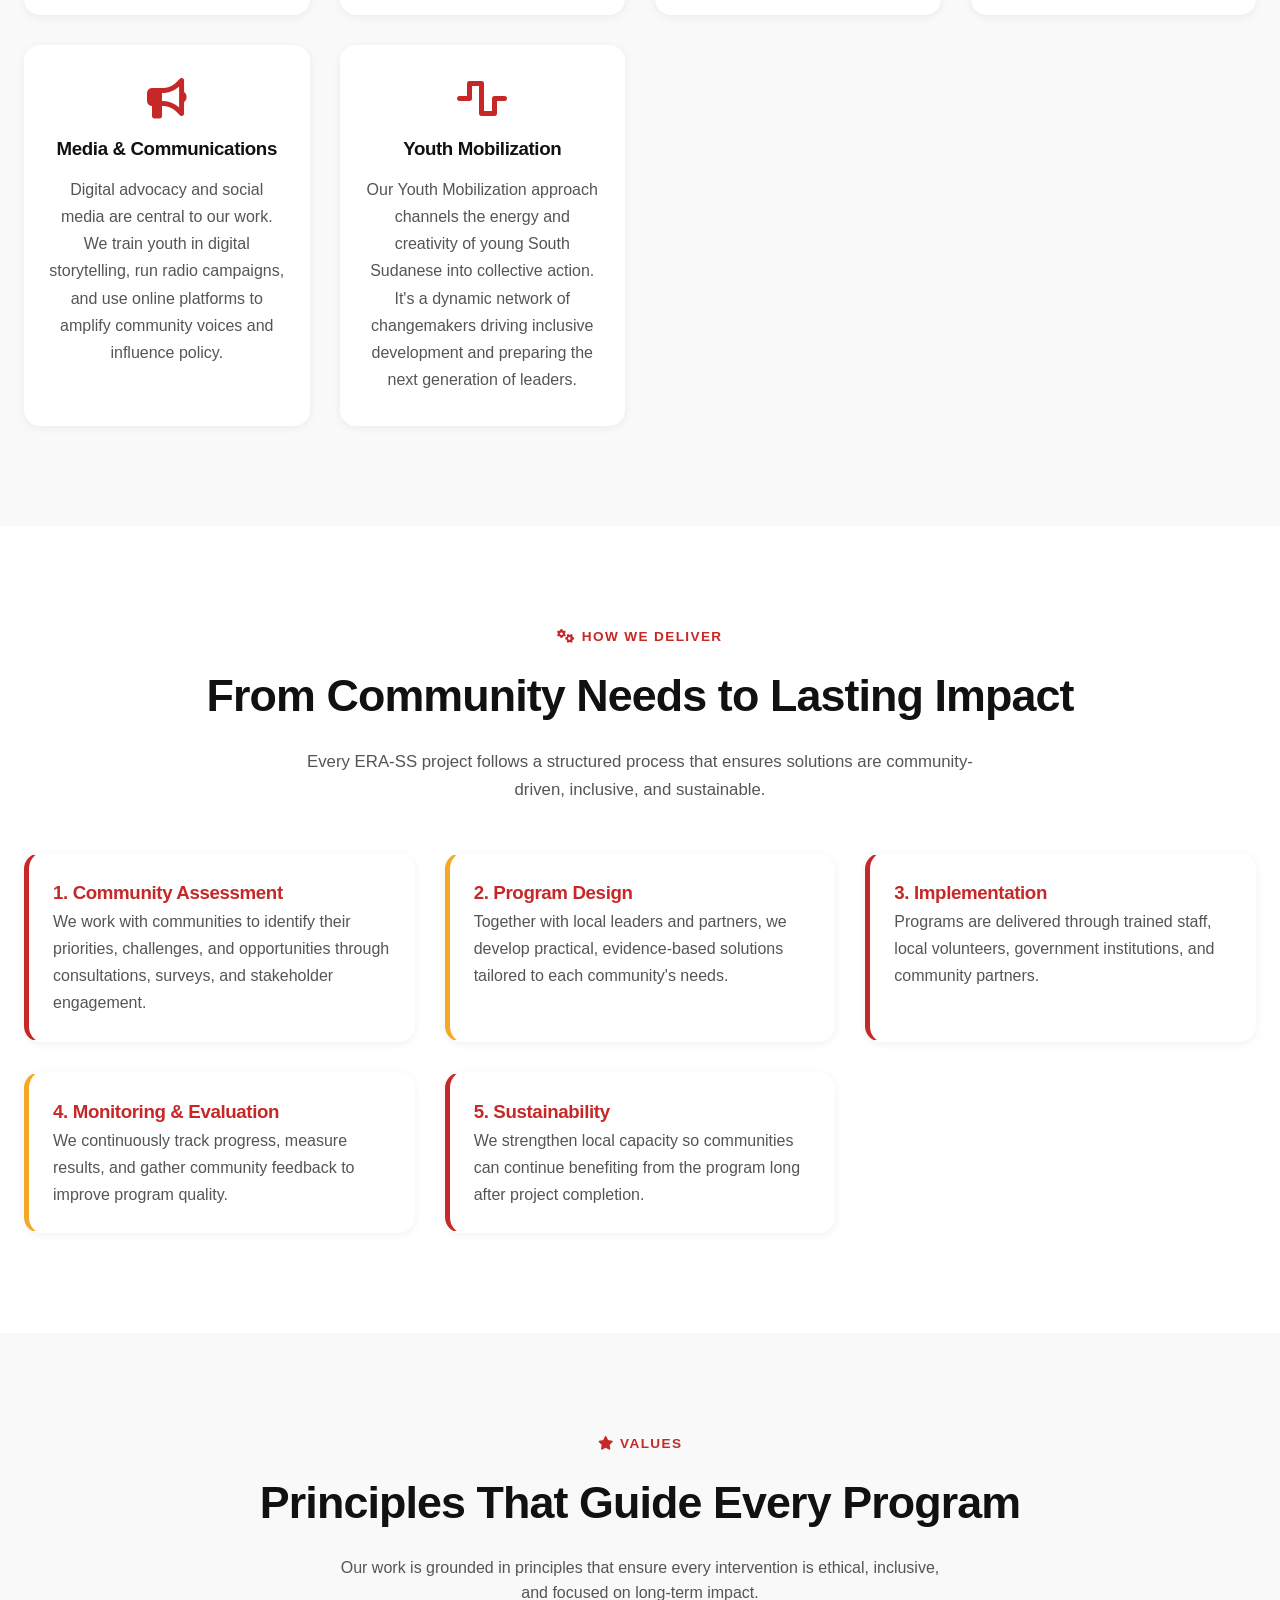
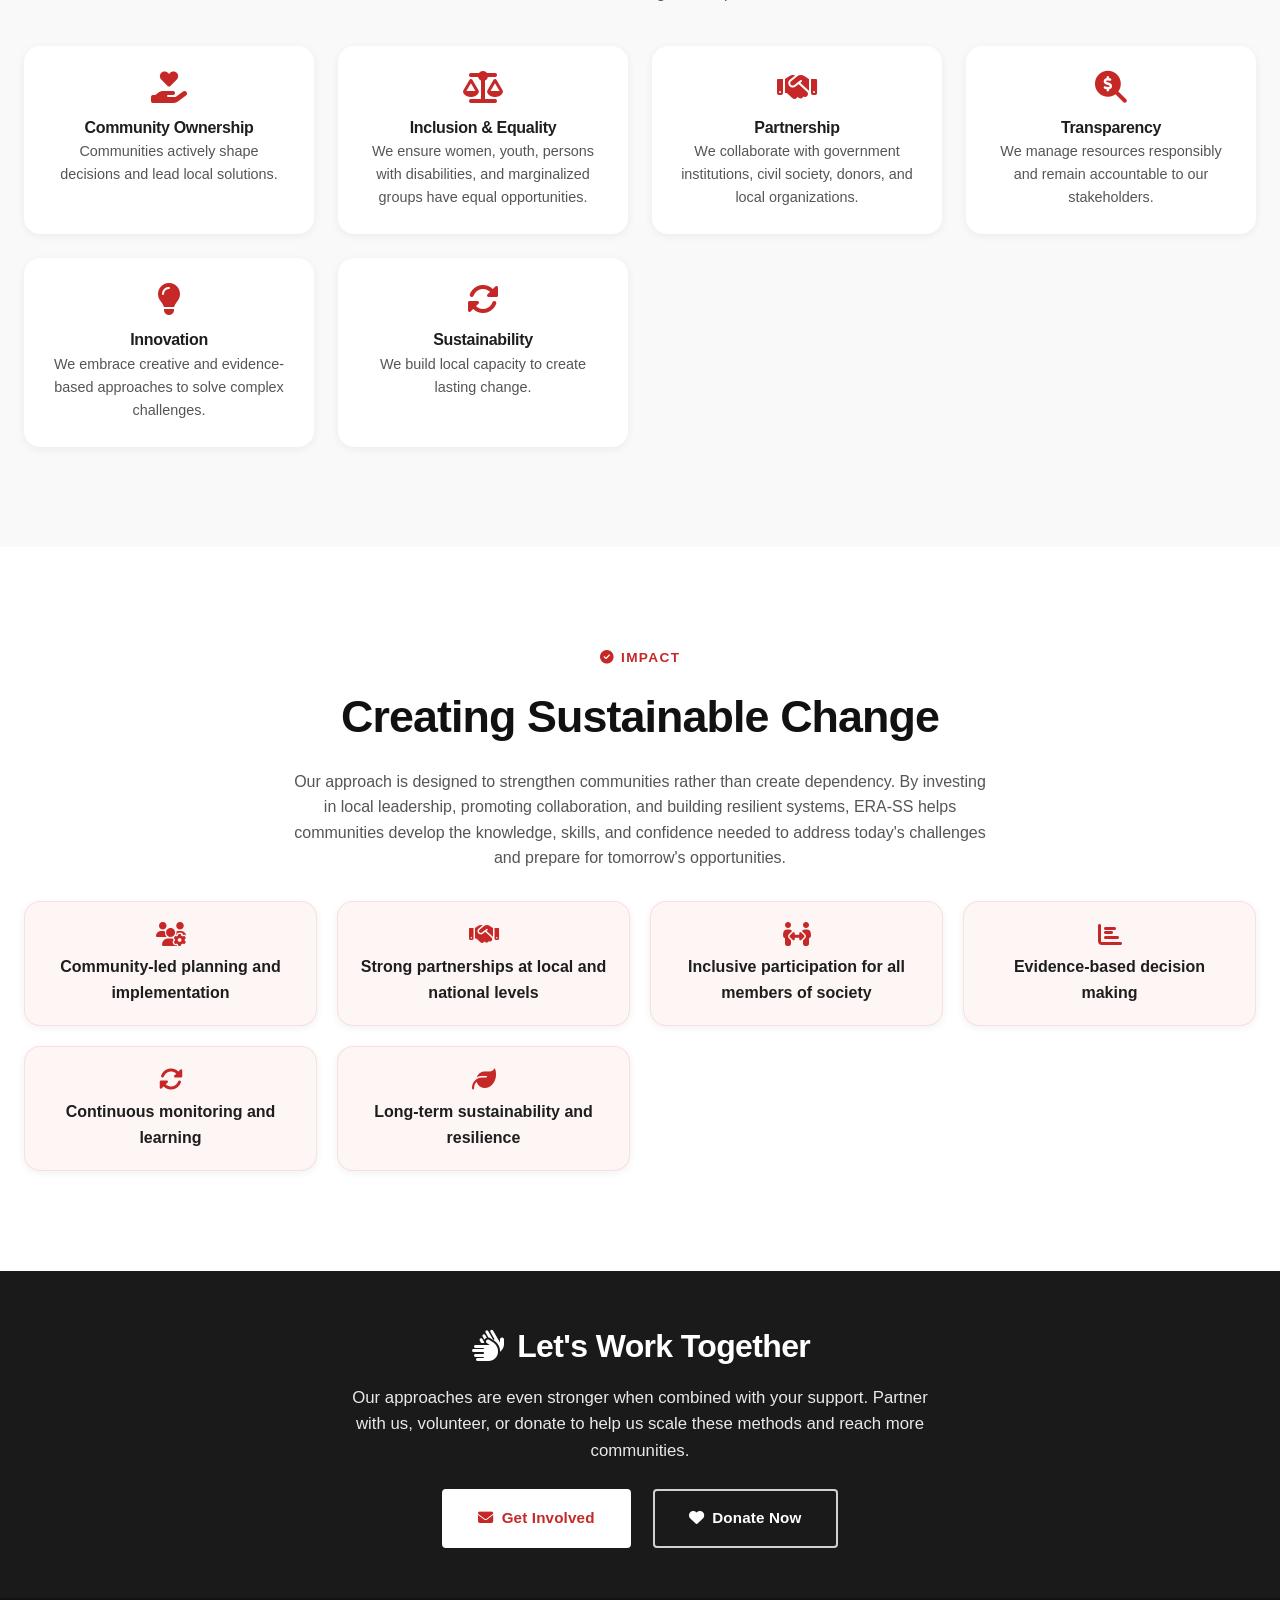
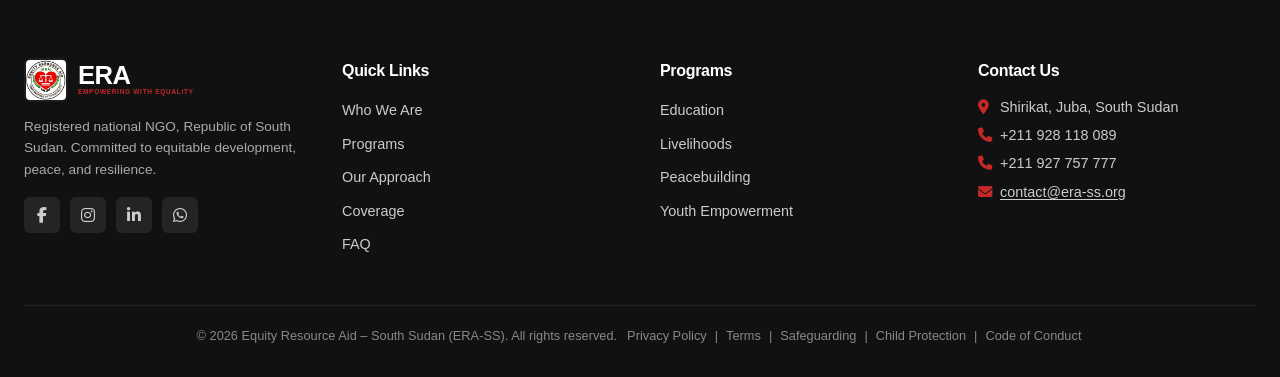
<file: approach.html>
<!DOCTYPE html>
<html lang="en">
<head>
    <meta charset="UTF-8" />
    <meta name="viewport" content="width=device-width, initial-scale=1.0, viewport-fit=cover" />
    <title>Our Approach – How ERA-SS Creates Change</title>
    <meta name="description" content="ERA-SS uses innovative approaches including capacity building, peer education, youth participation, sports for development, media, and youth mobilization to drive sustainable change." />
    <meta name="theme-color" content="#C62828" />
    <link rel="stylesheet" href="style.css" />
    <link rel="stylesheet" href="https://cdnjs.cloudflare.com/ajax/libs/font-awesome/6.5.0/css/all.min.css" />
</head>
<body>

    <!-- ===== TOP BAR ===== -->
    <div class="top-bar" id="topBar">
        <div class="top-bar-inner">
            <a href="mailto:contact@era-ss.org"><i class="fas fa-envelope"></i> contact@era-ss.org</a>
            <span><i class="fas fa-phone"></i> +211 928 118 089</span>
        </div>
        <div class="top-bar-inner">
            <a href="career.html"><i class="fas fa-briefcase"></i> Career</a>
            <a href="report.html"><i class="fas fa-file-alt"></i> Reports</a>
            <a href="team.html"><i class="fas fa-users"></i> Our Team</a>
            <a href="support.html" class="donate-btn"><i class="fas fa-heart"></i> Donate</a>
        </div>
    </div>

    <!-- ===== NAVBAR ===== -->
    <nav class="navbar" id="navbar">
        <div class="container">
            <a href="index.html" class="logo">
                <img src="assets/erass.jpeg" alt="ERA-SS Logo" onerror="this.outerHTML='<div class=\'logo-fallback\'>E</div>';" />
                <div class="logo-text-wrapper">
                    <span class="logo-text">ERA</span>
                    <span class="logo-sub">Empowering with Equality</span>
                </div>
            </a>
            <div class="nav-links">
                <a href="index.html" class="nav-link">Home</a>
                <div class="dropdown">
                    <a href="about.html" class="nav-link">About ▾</a>
                    <div class="dropdown-menu">
                        <a href="about.html#history">Our Story</a>
                        <a href="about.html#vision-mission">Vision & Mission</a>
                        <a href="about.html#core-values">Core Values</a>
                        <a href="about.html#genesis">Our Genesis</a>
                        <a href="about.html#why-era-exists">Why ERA Exists</a>
                        <a href="about.html#transparency">Transparency</a>
                        <a href="about.html#sdgs">SDGs</a>
                        <a href="team.html">Meet Our Team</a>
                        <a href="report.html">Our Reports</a>
                        <a href="partners.html">Partners &amp; Donors</a>
                    </div>
                </div>
                <a href="programs.html" class="nav-link">Programs</a>
                <a href="approach.html" class="nav-link active">Approach</a>
                <a href="coverage.html" class="nav-link">Coverage</a>
                <a href="partners.html" class="nav-link">Partners</a>
                <a href="faq.html" class="nav-link">FAQ</a>
                <a href="support.html" class="nav-link">Support</a>
                <a href="contact.html" class="nav-link">Contact</a>
                <a href="support.html" class="nav-donate"><i class="fas fa-heart" style="margin-right:6px;"></i>Donate</a>
            </div>
            <button class="mobile-toggle" id="mobileToggle" aria-label="Open menu">☰</button>
        </div>
    </nav>

    <!-- ===== MOBILE MENU ===== -->
    <div class="mobile-overlay" id="mobileOverlay"></div>
    <div class="mobile-menu" id="mobileMenu">
        <div class="mobile-menu-logo">
            <img src="assets/erass.jpeg" alt="ERA-SS Logo" onerror="this.outerHTML='<div class=\'mobile-logo-fallback\'>E</div>';" />
            <div class="mobile-logo-text-wrapper">
                <span class="mobile-logo-text">ERA</span>
                <span class="mobile-logo-sub">Empowering with Equality</span>
            </div>
        </div>
        <a href="index.html">Home</a>
        <button class="mobile-dropdown-btn" data-target="mobile-about-submenu">
            <span>About</span>
            <span class="dropdown-chevron">▾</span>
        </button>
        <div class="mobile-submenu" id="mobile-about-submenu">
            <a href="about.html#history">Our Story</a>
            <a href="about.html#vision-mission">Vision & Mission</a>
            <a href="about.html#core-values">Core Values</a>
            <a href="about.html#genesis">Our Genesis</a>
            <a href="about.html#why-era-exists">Why ERA Exists</a>
            <a href="about.html#transparency">Transparency</a>
            <a href="about.html#sdgs">SDGs</a>
            <a href="team.html">Meet Our Team</a>
            <a href="report.html">Our Reports</a>
            <a href="partners.html">Partners &amp; Donors</a>
        </div>
        <a href="programs.html">Programs</a>
        <a href="approach.html">Approach</a>
        <a href="coverage.html">Coverage</a>
        <a href="partners.html">Partners</a>
        <a href="faq.html">FAQ</a>
        <a href="support.html">Support</a>
        <a href="contact.html">Contact</a>
        <a href="support.html" class="mobile-donate"><i class="fas fa-heart" style="margin-right:8px;"></i>Donate</a>
    </div>

    <!-- ===== MAIN CONTENT ===== -->
    <main>

        <!-- ===== HERO ===== -->
        <section class="hero" style="background-image: url('assets/equity2.jpg'); height: 60vh; min-height: 400px; display: flex; align-items: center; justify-content: center; position: relative;">
            <div class="slide-overlay" style="background: rgba(0,0,0,0.45);"></div>
            <div class="container" style="position: relative; z-index: 3; text-align: center;">
                <h1 style="color: #fff; font-size: clamp(2.5rem, 5vw, 4rem); font-weight: 800; text-shadow: 0 2px 12px rgba(0,0,0,0.6);">Our Approach</h1>
                <p style="color: #fff; font-size: 1.2rem; max-width: 700px; margin: 16px auto 0; text-shadow: 0 1px 6px rgba(0,0,0,0.6);">Innovative methods that empower communities and drive sustainable development across South Sudan.</p>
            </div>
        </section>

        <!-- ===== APPROACH INTRO ===== -->
        <section class="section bg-white">
            <div class="container text-center">
                <p class="section-subtitle"><i class="fas fa-lightbulb" style="margin-right:6px;"></i>How We Work</p>
                <h2 class="section-title">ERA-SS's Guiding Methodologies</h2>
                <p style="max-width: 700px; margin: 0 auto; color: var(--text-muted); font-size: 1.05rem; line-height: 1.7;">
                    At ERA-SS, we believe that lasting change comes from within communities. That's why our approaches are 
                    participatory, evidence‑based, and designed to build local ownership. We combine capacity building, 
                    peer education, meaningful youth engagement, and creative communication to tackle the root causes of 
                    inequality and fragility.
                </p>
            </div>
        </section>

        <!-- ===== THE SIX METHODOLOGIES ===== -->
        <section id="methodologies" class="section bg-light">
            <div class="container">
                <div class="grid-3" style="gap: 30px;">
                    <!-- 1. Capacity Building -->
                    <div class="card" style="padding: 32px 24px; text-align: center;">
                        <i class="fas fa-chart-line" style="color: var(--era-primary); font-size: 2.5rem; margin-bottom: 16px;"></i>
                        <h3 style="color: #111; margin-bottom: 12px;">Capacity Building</h3>
                        <p style="color: var(--text-muted); line-height: 1.7;">
                            We develop young leaders through comprehensive training in leadership, research, advocacy, and 
                            communication. Our workshops and mentorship programmes equip individuals with the skills they 
                            need to drive change in their own communities.
                        </p>
                    </div>

                    <!-- 2. Peer Education -->
                    <div class="card" style="padding: 32px 24px; text-align: center;">
                        <i class="fas fa-users" style="color: var(--era-primary); font-size: 2.5rem; margin-bottom: 16px;"></i>
                        <h3 style="color: #111; margin-bottom: 12px;">Peer Education</h3>
                        <p style="color: var(--text-muted); line-height: 1.7;">
                            Trained peer educators act as trusted messengers within their communities. They provide support, 
                            share vital information on health and rights, and create safe spaces where marginalized youth 
                            can network and thrive.
                        </p>
                    </div>

                    <!-- 3. Meaningful Youth Participation -->
                    <div class="card" style="padding: 32px 24px; text-align: center;">
                        <i class="fas fa-comments" style="color: var(--era-primary); font-size: 2.5rem; margin-bottom: 16px;"></i>
                        <h3 style="color: #111; margin-bottom: 12px;">Meaningful Youth Participation</h3>
                        <p style="color: var(--text-muted); line-height: 1.7;">
                            Young people are not just beneficiaries—they are decision‑makers. We integrate youth into 
                            programmatic design, policy dialogues, and institutional governance, ensuring their voices 
                            shape the future of South Sudan.
                        </p>
                    </div>

                    <!-- 4. Sports & Arts for Development -->
                    <div class="card" style="padding: 32px 24px; text-align: center;">
                        <i class="fas fa-futbol" style="color: var(--era-primary); font-size: 2.5rem; margin-bottom: 16px;"></i>
                        <h3 style="color: #111; margin-bottom: 12px;">Sports &amp; Arts for Development</h3>
                        <p style="color: var(--text-muted); line-height: 1.7;">
                            We use sports and expressive arts as powerful tools to break down barriers. From football 
                            tournaments to drama and music, we create engaging platforms to discuss education, health, 
                            gender equality, and peacebuilding.
                        </p>
                    </div>

                    <!-- 5. Media & Communications -->
                    <div class="card" style="padding: 32px 24px; text-align: center;">
                        <i class="fas fa-bullhorn" style="color: var(--era-primary); font-size: 2.5rem; margin-bottom: 16px;"></i>
                        <h3 style="color: #111; margin-bottom: 12px;">Media &amp; Communications</h3>
                        <p style="color: var(--text-muted); line-height: 1.7;">
                            Digital advocacy and social media are central to our work. We train youth in digital storytelling, 
                            run radio campaigns, and use online platforms to amplify community voices and influence policy.
                        </p>
                    </div>

                    <!-- 6. Youth Mobilization -->
                    <div class="card" style="padding: 32px 24px; text-align: center;">
                        <i class="fas fa-wave-square" style="color: var(--era-primary); font-size: 2.5rem; margin-bottom: 16px;"></i>
                        <h3 style="color: #111; margin-bottom: 12px;">Youth Mobilization</h3>
                        <p style="color: var(--text-muted); line-height: 1.7;">
                            Our Youth Mobilization approach channels the energy and creativity of young South Sudanese 
                            into collective action. It's a dynamic network of changemakers driving inclusive development 
                            and preparing the next generation of leaders.
                        </p>
                    </div>
                </div>
            </div>
        </section>

        <!-- ===== OUR IMPLEMENTATION PROCESS ===== -->
        <section id="implementation-process" class="section bg-white">
            <div class="container">
                <div class="text-center" style="margin-bottom: 48px;">
                    <p class="section-subtitle"><i class="fas fa-cogs" style="margin-right:6px;"></i>How We Deliver</p>
                    <h2 class="section-title">From Community Needs to Lasting Impact</h2>
                    <p style="max-width: 700px; margin: 0 auto; color: var(--text-muted); font-size: 1.05rem; line-height: 1.7;">
                        Every ERA-SS project follows a structured process that ensures solutions are community-driven, inclusive, and sustainable.
                    </p>
                </div>
                <div class="grid-2" style="gap: 30px;">
                    <!-- Step 1 -->
                    <div class="card" style="padding: 24px; border-left: 5px solid var(--era-primary);">
                        <h3 style="color: var(--era-primary);">1. Community Assessment</h3>
                        <p style="color: var(--text-muted); line-height: 1.7;">We work with communities to identify their priorities, challenges, and opportunities through consultations, surveys, and stakeholder engagement.</p>
                    </div>
                    <!-- Step 2 -->
                    <div class="card" style="padding: 24px; border-left: 5px solid var(--era-secondary);">
                        <h3 style="color: var(--era-primary);">2. Program Design</h3>
                        <p style="color: var(--text-muted); line-height: 1.7;">Together with local leaders and partners, we develop practical, evidence-based solutions tailored to each community's needs.</p>
                    </div>
                    <!-- Step 3 -->
                    <div class="card" style="padding: 24px; border-left: 5px solid var(--era-primary);">
                        <h3 style="color: var(--era-primary);">3. Implementation</h3>
                        <p style="color: var(--text-muted); line-height: 1.7;">Programs are delivered through trained staff, local volunteers, government institutions, and community partners.</p>
                    </div>
                    <!-- Step 4 -->
                    <div class="card" style="padding: 24px; border-left: 5px solid var(--era-secondary);">
                        <h3 style="color: var(--era-primary);">4. Monitoring &amp; Evaluation</h3>
                        <p style="color: var(--text-muted); line-height: 1.7;">We continuously track progress, measure results, and gather community feedback to improve program quality.</p>
                    </div>
                    <!-- Step 5 -->
                    <div class="card" style="padding: 24px; border-left: 5px solid var(--era-primary);">
                        <h3 style="color: var(--era-primary);">5. Sustainability</h3>
                        <p style="color: var(--text-muted); line-height: 1.7;">We strengthen local capacity so communities can continue benefiting from the program long after project completion.</p>
                    </div>
                </div>
            </div>
        </section>

        <!-- ===== OUR GUIDING PRINCIPLES ===== -->
        <section id="principles" class="section bg-light">
            <div class="container text-center">
                <p class="section-subtitle"><i class="fas fa-star" style="margin-right:6px;"></i>Values</p>
                <h2 class="section-title">Principles That Guide Every Program</h2>
                <p style="max-width: 600px; margin: 0 auto 40px; color: var(--text-muted);">Our work is grounded in principles that ensure every intervention is ethical, inclusive, and focused on long-term impact.</p>
                <div class="grid-3" style="gap: 24px;">
                    <div class="card" style="padding: 24px;">
                        <i class="fas fa-hand-holding-heart" style="font-size: 2rem; color: var(--era-primary); margin-bottom: 12px;"></i>
                        <h4>Community Ownership</h4>
                        <p style="color: var(--text-muted); font-size:0.9rem;">Communities actively shape decisions and lead local solutions.</p>
                    </div>
                    <div class="card" style="padding: 24px;">
                        <i class="fas fa-balance-scale" style="font-size: 2rem; color: var(--era-primary); margin-bottom: 12px;"></i>
                        <h4>Inclusion &amp; Equality</h4>
                        <p style="color: var(--text-muted); font-size:0.9rem;">We ensure women, youth, persons with disabilities, and marginalized groups have equal opportunities.</p>
                    </div>
                    <div class="card" style="padding: 24px;">
                        <i class="fas fa-handshake" style="font-size: 2rem; color: var(--era-primary); margin-bottom: 12px;"></i>
                        <h4>Partnership</h4>
                        <p style="color: var(--text-muted); font-size:0.9rem;">We collaborate with government institutions, civil society, donors, and local organizations.</p>
                    </div>
                    <div class="card" style="padding: 24px;">
                        <i class="fas fa-search-dollar" style="font-size: 2rem; color: var(--era-primary); margin-bottom: 12px;"></i>
                        <h4>Transparency</h4>
                        <p style="color: var(--text-muted); font-size:0.9rem;">We manage resources responsibly and remain accountable to our stakeholders.</p>
                    </div>
                    <div class="card" style="padding: 24px;">
                        <i class="fas fa-lightbulb" style="font-size: 2rem; color: var(--era-primary); margin-bottom: 12px;"></i>
                        <h4>Innovation</h4>
                        <p style="color: var(--text-muted); font-size:0.9rem;">We embrace creative and evidence-based approaches to solve complex challenges.</p>
                    </div>
                    <div class="card" style="padding: 24px;">
                        <i class="fas fa-sync-alt" style="font-size: 2rem; color: var(--era-primary); margin-bottom: 12px;"></i>
                        <h4>Sustainability</h4>
                        <p style="color: var(--text-muted); font-size:0.9rem;">We build local capacity to create lasting change.</p>
                    </div>
                </div>
            </div>
        </section>

        <!-- ===== WHY OUR APPROACH WORKS ===== -->
        <section id="why-it-works" class="section bg-white">
            <div class="container text-center">
                <p class="section-subtitle"><i class="fas fa-check-circle" style="margin-right:6px;"></i>Impact</p>
                <h2 class="section-title">Creating Sustainable Change</h2>
                <p style="max-width: 700px; margin: 0 auto 30px; color: var(--text-muted);">
                    Our approach is designed to strengthen communities rather than create dependency. By investing in local leadership, 
                    promoting collaboration, and building resilient systems, ERA-SS helps communities develop the knowledge, skills, 
                    and confidence needed to address today's challenges and prepare for tomorrow's opportunities.
                </p>
                <div class="grid-3" style="gap: 20px;">
                    <div class="card" style="padding: 20px; background: #fef5f5; border: 1px solid rgba(198,40,40,0.1);">
                        <i class="fas fa-users-cog" style="color: var(--era-primary); font-size: 1.5rem; margin-bottom: 8px;"></i>
                        <p style="color: var(--text-dark); font-weight: 600;">Community-led planning and implementation</p>
                    </div>
                    <div class="card" style="padding: 20px; background: #fef5f5; border: 1px solid rgba(198,40,40,0.1);">
                        <i class="fas fa-handshake" style="color: var(--era-primary); font-size: 1.5rem; margin-bottom: 8px;"></i>
                        <p style="color: var(--text-dark); font-weight: 600;">Strong partnerships at local and national levels</p>
                    </div>
                    <div class="card" style="padding: 20px; background: #fef5f5; border: 1px solid rgba(198,40,40,0.1);">
                        <i class="fas fa-people-arrows" style="color: var(--era-primary); font-size: 1.5rem; margin-bottom: 8px;"></i>
                        <p style="color: var(--text-dark); font-weight: 600;">Inclusive participation for all members of society</p>
                    </div>
                    <div class="card" style="padding: 20px; background: #fef5f5; border: 1px solid rgba(198,40,40,0.1);">
                        <i class="fas fa-chart-bar" style="color: var(--era-primary); font-size: 1.5rem; margin-bottom: 8px;"></i>
                        <p style="color: var(--text-dark); font-weight: 600;">Evidence-based decision making</p>
                    </div>
                    <div class="card" style="padding: 20px; background: #fef5f5; border: 1px solid rgba(198,40,40,0.1);">
                        <i class="fas fa-sync-alt" style="color: var(--era-primary); font-size: 1.5rem; margin-bottom: 8px;"></i>
                        <p style="color: var(--text-dark); font-weight: 600;">Continuous monitoring and learning</p>
                    </div>
                    <div class="card" style="padding: 20px; background: #fef5f5; border: 1px solid rgba(198,40,40,0.1);">
                        <i class="fas fa-leaf" style="color: var(--era-primary); font-size: 1.5rem; margin-bottom: 8px;"></i>
                        <p style="color: var(--text-dark); font-weight: 600;">Long-term sustainability and resilience</p>
                    </div>
                </div>
            </div>
        </section>

        <!-- ===== CALL TO ACTION ===== -->
        <section class="cta-banner" style="background: #1a1a1a;">
            <div class="container text-center">
                <h2 style="color: #fff;"><i class="fas fa-hands" style="margin-right:12px;"></i>Let's Work Together</h2>
                <p style="max-width: 600px; margin: 0 auto; opacity: 0.9; color: #fff;">
                    Our approaches are even stronger when combined with your support. Partner with us, volunteer, or donate 
                    to help us scale these methods and reach more communities.
                </p>
                <div style="margin-top: 24px;">
                    <a href="contact.html" class="btn btn-light" style="margin-right: 10px;"><i class="fas fa-envelope" style="margin-right:8px;"></i>Get Involved</a>
                    <a href="support.html" class="btn btn-outline-light"><i class="fas fa-heart" style="margin-right:8px;"></i>Donate Now</a>
                </div>
            </div>
        </section>

    </main>

    <!-- ===== FOOTER ===== -->
    <footer class="footer">
        <div class="container">
            <div class="footer-grid">
                <div class="footer-col">
                    <div class="footer-logo">
                        <img src="assets/erass.jpeg" alt="ERA-SS Logo" class="footer-logo-img" onerror="this.outerHTML='<div style=\'width:44px;height:44px;background:var(--era-primary);border-radius:6px;display:flex;align-items:center;justify-content:center;color:#fff;font-weight:800;font-size:1.3rem;\'>E</div>';" />
                        <div class="footer-brand-wrapper">
                            <span class="footer-brand-name">ERA</span>
                            <span class="footer-brand-sub">Empowering with Equality</span>
                        </div>
                    </div>
                    <p class="footer-description">Registered national NGO, Republic of South Sudan. Committed to equitable development, peace, and resilience.</p>
                    <div class="footer-socials">
                        <a href="https://www.facebook.com/people/Equity-Resource-Aid-South-Sudan/61590477338666/" target="_blank" class="footer-social-icon"><i class="fab fa-facebook-f"></i></a>
                        <a href="https://www.instagram.com/equityresourceaid?igsh=MTRuMzd4bTc2azZmZA==" target="_blank" class="footer-social-icon"><i class="fab fa-instagram"></i></a>
                        <a href="https://www.linkedin.com/in/equity-resource-aid-south-sudan-45a908414" target="_blank" class="footer-social-icon"><i class="fab fa-linkedin-in"></i></a>
                        <a href="https://wa.me/211928118089" target="_blank" class="footer-social-icon"><i class="fab fa-whatsapp"></i></a>
                    </div>
                </div>
                <div class="footer-col">
                    <h4>Quick Links</h4>
                    <ul class="footer-links">
                        <li><a href="about.html">Who We Are</a></li>
                        <li><a href="programs.html">Programs</a></li>
                        <li><a href="approach.html">Our Approach</a></li>
                        <li><a href="coverage.html">Coverage</a></li>
                        <li><a href="faq.html">FAQ</a></li>
                    </ul>
                </div>
                <div class="footer-col">
                    <h4>Programs</h4>
                    <ul class="footer-links">
                        <li><a href="programs.html#programs-grid">Education</a></li>
                        <li><a href="programs.html#programs-grid">Livelihoods</a></li>
                        <li><a href="programs.html#programs-grid">Peacebuilding</a></li>
                        <li><a href="programs.html#programs-grid">Youth Empowerment</a></li>
                    </ul>
                </div>
                <div class="footer-col">
                    <h4>Contact Us</h4>
                    <ul class="footer-contact-info">
                        <li><i class="fas fa-location-dot" style="width:18px;color:var(--era-primary);"></i> Shirikat, Juba, South Sudan</li>
                        <li><i class="fas fa-phone" style="width:18px;color:var(--era-primary);"></i> +211 928 118 089</li>
                        <li><i class="fas fa-phone" style="width:18px;color:var(--era-primary);"></i> +211 927 757 777</li>
                        <li><i class="fas fa-envelope" style="width:18px;color:var(--era-primary);"></i> <a href="mailto:contact@era-ss.org">contact@era-ss.org</a></li>
                    </ul>
                </div>
            </div>
            <div class="footer-bottom">
                <p>© 2026 Equity Resource Aid – South Sudan (ERA-SS). All rights reserved.</p>
                <div class="footer-legal">
                    <a href="#">Privacy Policy</a> |
                    <a href="#">Terms</a> |
                    <a href="#">Safeguarding</a> |
                    <a href="#">Child Protection</a> |
                    <a href="#">Code of Conduct</a>
                </div>
            </div>
        </div>
    </footer>

    <script src="script.js"></script>
</body>
</html>
</file>
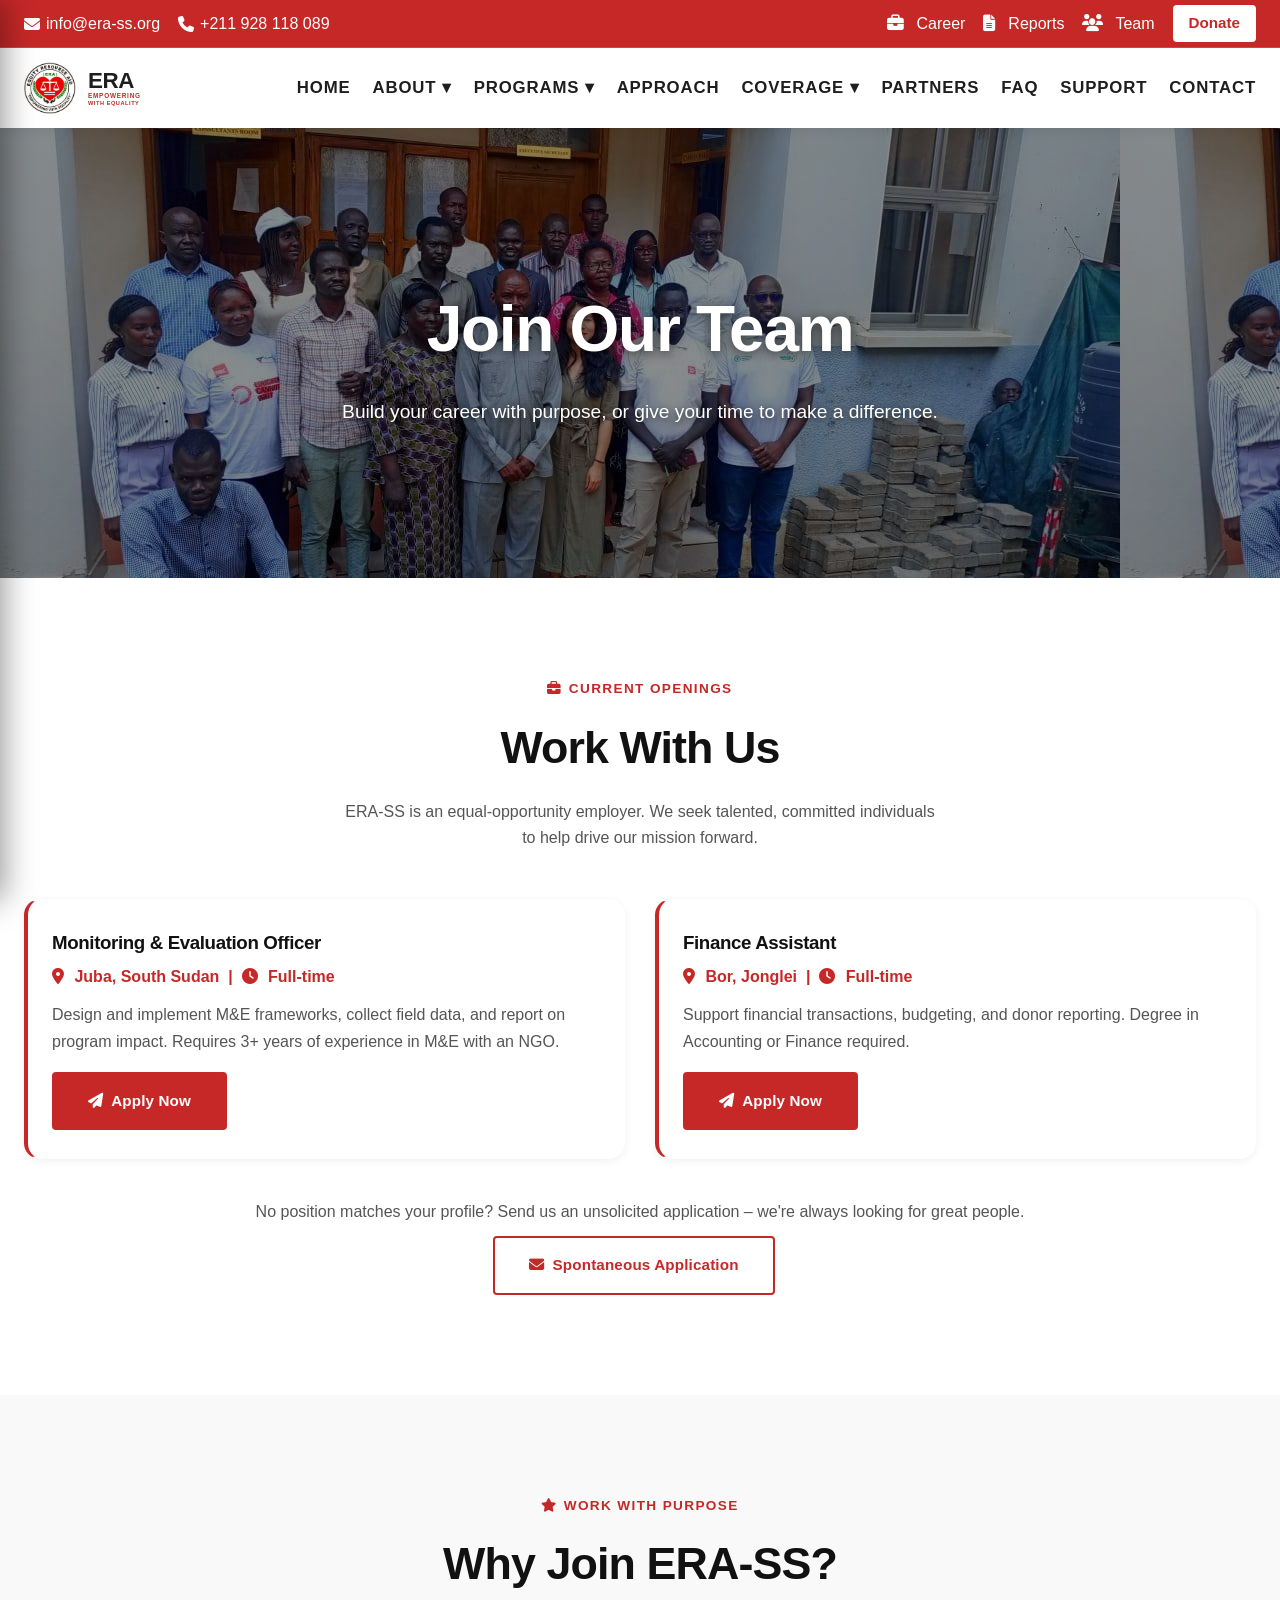
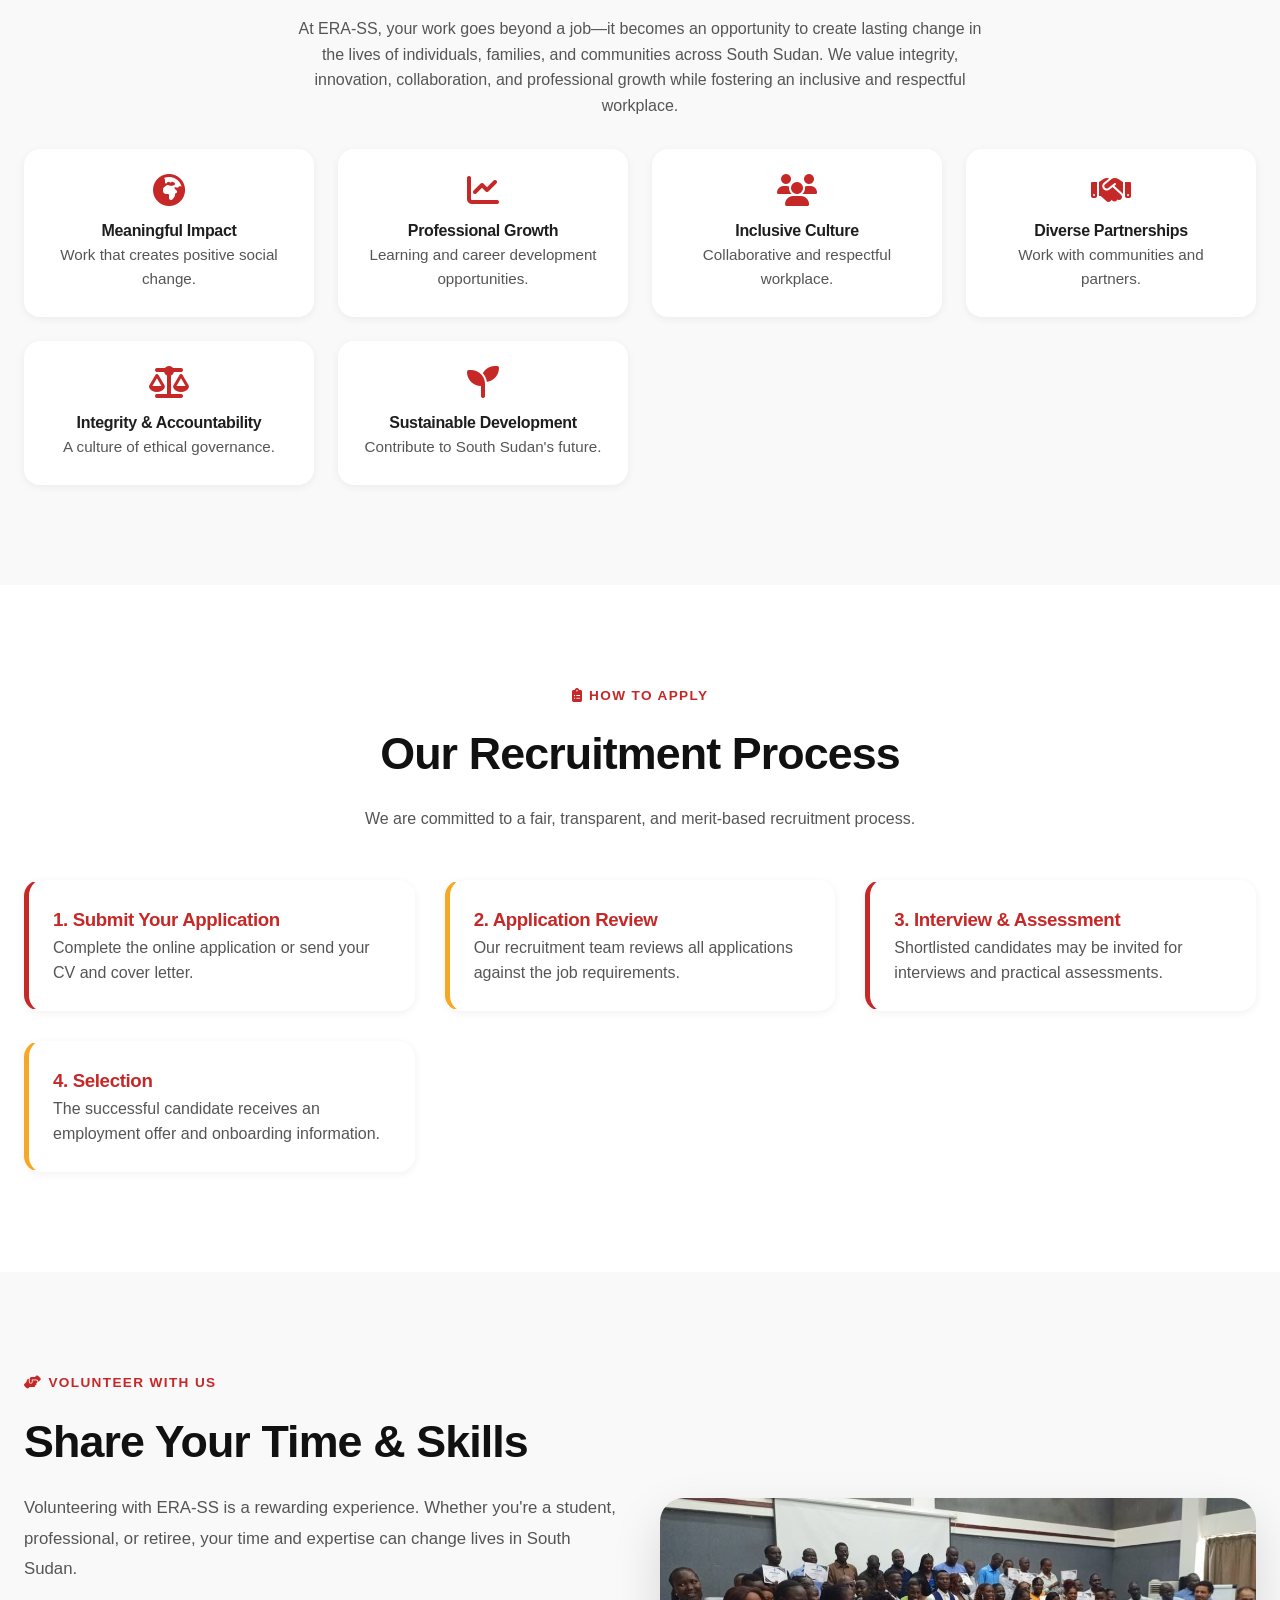
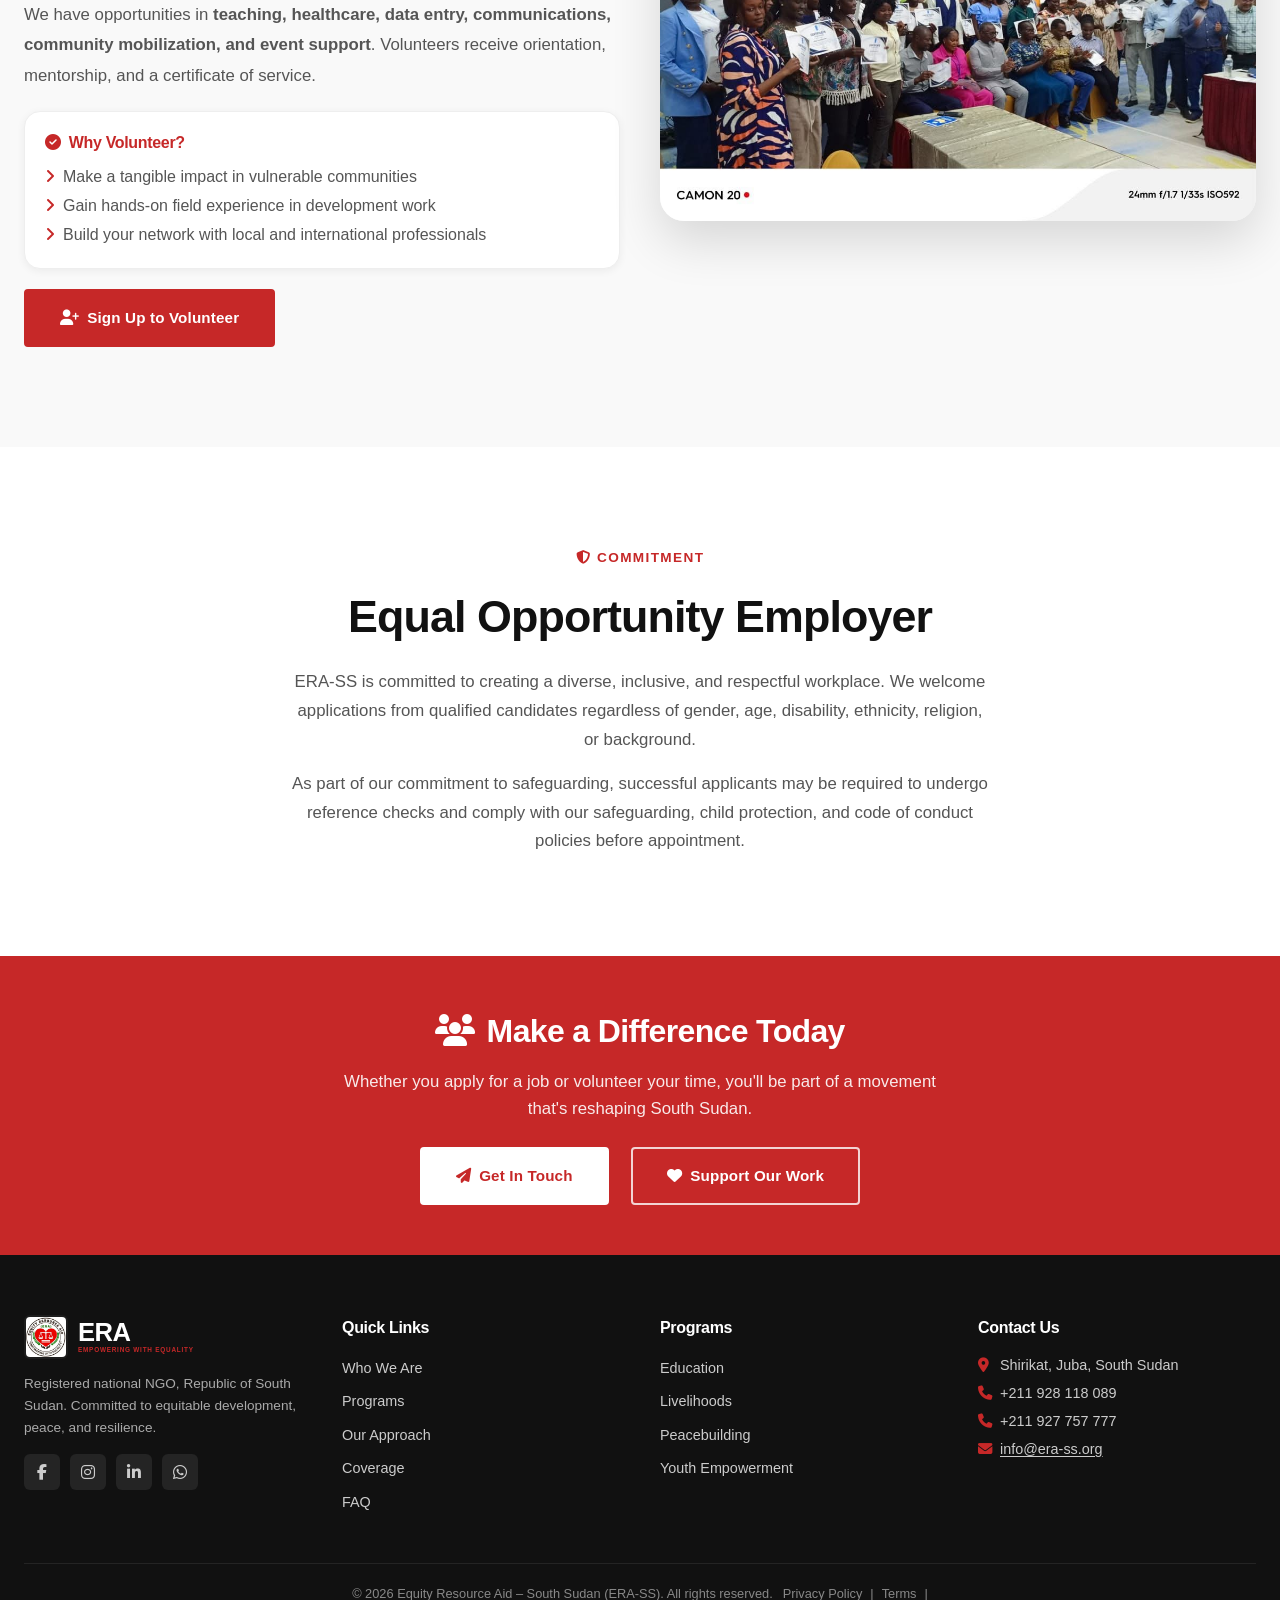
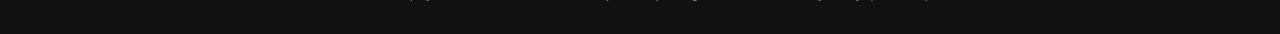
<file: career.html>
<!DOCTYPE html>
<html lang="en">
<head>
    <meta charset="UTF-8" />
    <meta name="viewport" content="width=device-width, initial-scale=1.0, viewport-fit=cover" />
    <title>Careers & Volunteer – ERA-SS</title>
    <meta name="description" content="Join the ERA-SS team. Explore career opportunities and volunteer roles to help build an equitable South Sudan." />
    <meta name="theme-color" content="#C62828" />
    <link rel="stylesheet" href="style.css" />
    <link rel="stylesheet" href="https://cdnjs.cloudflare.com/ajax/libs/font-awesome/6.5.0/css/all.min.css" />
    <style>
        /* Extra inline styles for career page only */
        .job-card {
            transition: transform 0.3s ease, box-shadow 0.3s ease;
        }
        .job-card:hover {
            transform: translateY(-4px);
            box-shadow: var(--shadow-md);
        }
    </style>
</head>
<body>

<!-- ===== TOP BAR ===== -->
<div class="top-bar" id="topBar">
    <!-- LEFT: email + phone (desktop only) -->
    <div class="top-bar-inner left">
        <a href="mailto:contact@era-ss.org">
            <i class="fas fa-envelope"></i>
            <span class="label">contact@era-ss.org</span>
        </a>
        <a href="tel:+211928118089">
            <i class="fas fa-phone"></i>
            <span class="label">+211 928 118 089</span>
        </a>
    </div>
    <!-- RIGHT: Career, Reports, Team with icons + Donate -->
    <div class="top-bar-inner right">
        <a href="career.html" class="nav-link-top"><i class="fas fa-briefcase"></i> Career</a>
        <a href="report.html" class="nav-link-top"><i class="fas fa-file-alt"></i> Reports</a>
        <a href="team.html" class="nav-link-top"><i class="fas fa-users"></i> Team</a>
        <a href="support.html" class="donate-btn">Donate</a>
    </div>
</div>

    <!-- ===== TOP BAR ===== -->
<div class="top-bar" id="topBar">
    <div class="top-bar-inner left">
        <a href="mailto:info@era-ss.org">
            <i class="fas fa-envelope"></i>
            <span class="label">info@era-ss.org</span>
        </a>
        <a href="tel:+211928118089">
            <i class="fas fa-phone"></i>
            <span class="label">+211 928 118 089</span>
        </a>
    </div>
    <div class="top-bar-inner right">
        <a href="career.html" class="nav-link-top"><i class="fas fa-briefcase"></i> Career</a>
        <a href="report.html" class="nav-link-top"><i class="fas fa-file-alt"></i> Reports</a>
        <a href="team.html" class="nav-link-top"><i class="fas fa-users"></i> Team</a>
        <a href="support.html" class="donate-btn">Donate</a>
    </div>
</div>

<!-- ===== NAVBAR ===== -->
<nav class="navbar" id="navbar">
    <div class="container">
        <a href="index.html" class="logo">
            <img src="assets/erass.jpeg" alt="ERA-SS Logo" onerror="this.outerHTML='<div class=\'logo-fallback\'>E</div>';" />
            <div class="logo-text-wrapper">
                <span class="logo-text">ERA</span>
                <span class="logo-sub">EMPOWERING</span>
                <span class="logo-sub-line2">WITH EQUALITY</span>
            </div>
        </a>
        <div class="nav-links">
            <a href="index.html" class="nav-link">Home</a>
            <div class="dropdown">
                <a href="about.html" class="nav-link">About ▾</a>
                <div class="dropdown-menu">
                    <a href="about.html#background">Know Who We Are</a>
                    <a href="about.html#vision">Our Genesis</a>
                    <a href="team.html">Meet Our Team</a>
                    <a href="report.html">Our Reports</a>
                    <a href="partners.html">Partners &amp; Donors</a>
                </div>
            </div>
            <div class="dropdown">
                <a href="programs.html" class="nav-link">Programs ▾</a>
                <div class="dropdown-menu">
                    <a href="programs.html#education">Education</a>
                    <a href="programs.html#livelihoods">Agriculture &amp; Livelihood</a>
                    <a href="programs.html#peacebuilding">Peacebuilding &amp; Advocacy</a>
                    <a href="programs.html#youth">Youth Empowerment</a>
                    <a href="programs.html#protection">General Protection</a>
                    <a href="programs.html#gender">Gender Equality</a>
                    <a href="programs.html#climate">Climate Resilience</a>
                </div>
            </div>
            <a href="approach.html" class="nav-link">Approach</a>
            <div class="dropdown">
                <a href="coverage.html" class="nav-link">Coverage ▾</a>
                <div class="dropdown-menu">
                    <a href="coverage.html#central-equatoria">Central Equatoria</a>
                    <a href="coverage.html#jonglei">Jonglei</a>
                    <a href="coverage.html#unity">Unity</a>
                    <a href="coverage.html#upper-nile">Upper Nile</a>
                    <a href="coverage.html#lakes">Lakes</a>
                    <a href="coverage.html#warrap">Warrap</a>
                    <a href="coverage.html#northern-bahr-el-ghazal">Northern Bahr el Ghazal</a>
                    <a href="coverage.html#western-bahr-el-ghazal">Western Bahr el Ghazal</a>
                    <a href="coverage.html#abyei">Abyei Administrative Area</a>
                    <a href="coverage.html#ruweng">Ruweng Administrative Area</a>
                </div>
            </div>
            <a href="partners.html" class="nav-link">Partners</a>
            <a href="faq.html" class="nav-link">FAQ</a>
            <a href="support.html" class="nav-link">Support</a>
            <a href="contact.html" class="nav-link">Contact</a>
            
        </div>
        <button class="mobile-toggle" id="mobileToggle" aria-label="Open menu">☰</button>
    </div>
</nav>

<!-- ===== MOBILE MENU ===== -->
<div class="mobile-overlay" id="mobileOverlay"></div>
<div class="mobile-menu" id="mobileMenu">
    <div class="mobile-menu-logo">
        <img src="assets/erass.jpeg" alt="ERA-SS Logo" onerror="this.outerHTML='<div class=\'mobile-logo-fallback\'>E</div>';" />
        <div class="mobile-logo-text-wrapper">
            <span class="mobile-logo-text">ERA</span>
            <span class="mobile-logo-sub">EMPOWERING</span>
            <span class="mobile-logo-sub-line2">WITH EQUALITY</span>
        </div>
    </div>
    <a href="index.html">Home</a>
    <button class="mobile-dropdown-btn" data-target="mobile-about-submenu">
        <span>About</span>
        <span class="dropdown-chevron">▾</span>
    </button>
    <div class="mobile-submenu" id="mobile-about-submenu">
        <a href="about.html#background">Know Who We Are</a>
        <a href="about.html#vision">Our Genesis</a>
        <a href="team.html">Meet Our Team</a>
        <a href="report.html">Our Reports</a>
        <a href="partners.html">Partners &amp; Donors</a>
    </div>
    <button class="mobile-dropdown-btn" data-target="mobile-programs-submenu">
        <span>Programs</span>
        <span class="dropdown-chevron">▾</span>
    </button>
    <div class="mobile-submenu" id="mobile-programs-submenu">
        <a href="programs.html#education">Education</a>
        <a href="programs.html#livelihoods">Agriculture &amp; Livelihood</a>
        <a href="programs.html#peacebuilding">Peacebuilding &amp; Advocacy</a>
        <a href="programs.html#youth">Youth Empowerment</a>
        <a href="programs.html#protection">General Protection</a>
        <a href="programs.html#gender">Gender Equality</a>
        <a href="programs.html#climate">Climate Resilience</a>
    </div>
    <a href="approach.html">Approach</a>
    <button class="mobile-dropdown-btn" data-target="mobile-coverage-submenu">
        <span>Coverage</span>
        <span class="dropdown-chevron">▾</span>
    </button>
    <div class="mobile-submenu" id="mobile-coverage-submenu">
        <a href="coverage.html#central-equatoria">Central Equatoria</a>
        <a href="coverage.html#jonglei">Jonglei</a>
        <a href="coverage.html#unity">Unity</a>
        <a href="coverage.html#upper-nile">Upper Nile</a>
        <a href="coverage.html#lakes">Lakes</a>
        <a href="coverage.html#warrap">Warrap</a>
        <a href="coverage.html#northern-bahr-el-ghazal">Northern Bahr el Ghazal</a>
        <a href="coverage.html#western-bahr-el-ghazal">Western Bahr el Ghazal</a>
        <a href="coverage.html#abyei">Abyei Administrative Area</a>
        <a href="coverage.html#ruweng">Ruweng Administrative Area</a>
    </div>
    <a href="partners.html">Partners</a>
    <a href="faq.html">FAQ</a>
    <a href="support.html">Support</a>
    <a href="contact.html">Contact</a>
    
</div>

    <!-- ===== MAIN CONTENT ===== -->
    <main>

        <!-- ===== HERO ===== -->
        <section class="hero" style="background-image: url('assets/equity2.jpg'); height: 50vh; min-height: 350px; display: flex; align-items: center; justify-content: center; position: relative;">
            <div class="slide-overlay" style="background: rgba(0,0,0,0.45);"></div>
            <div class="container" style="position: relative; z-index: 3; text-align: center;">
                <h1 style="color: #fff; font-size: clamp(2.5rem, 5vw, 4rem); font-weight: 800; text-shadow: 0 2px 12px rgba(0,0,0,0.6);">Join Our Team</h1>
                <p style="color: #fff; font-size: 1.2rem; max-width: 700px; margin: 16px auto 0; text-shadow: 0 1px 6px rgba(0,0,0,0.6);">Build your career with purpose, or give your time to make a difference.</p>
            </div>
        </section>

        <!-- ===== CURRENT OPENINGS ===== -->
        <section id="careers" class="section bg-white">
            <div class="container">
                <div class="text-center" style="margin-bottom: 48px;">
                    <p class="section-subtitle"><i class="fas fa-briefcase" style="margin-right:6px;"></i>Current Openings</p>
                    <h2 class="section-title">Work With Us</h2>
                    <p style="max-width: 600px; margin: 0 auto; color: var(--text-muted);">
                        ERA‑SS is an equal‑opportunity employer. We seek talented, committed individuals to help drive our mission forward.
                    </p>
                </div>

                <div class="grid-2" style="gap: 30px;">
                    <!-- Job 1 -->
                    <div class="card job-card" style="padding: 28px 24px; border-left: 4px solid var(--era-primary);">
                        <h3 style="color: #111; margin-bottom: 6px;">Monitoring &amp; Evaluation Officer</h3>
                        <p style="color: var(--era-primary); font-weight: 600; margin-bottom: 12px;">
                            <i class="fas fa-map-marker-alt" style="margin-right:6px;"></i> Juba, South Sudan &nbsp;|&nbsp;
                            <i class="fas fa-clock" style="margin-right:6px;"></i> Full‑time
                        </p>
                        <p style="color: var(--text-muted); line-height: 1.7; margin-bottom: 16px;">
                            Design and implement M&E frameworks, collect field data, and report on program impact. 
                            Requires 3+ years of experience in M&E with an NGO.
                        </p>
                        <a href="contact.html" class="btn btn-primary"><i class="fas fa-paper-plane" style="margin-right:8px;"></i>Apply Now</a>
                    </div>

                    <!-- Job 2 -->
                    <div class="card job-card" style="padding: 28px 24px; border-left: 4px solid var(--era-primary);">
                        <h3 style="color: #111; margin-bottom: 6px;">Finance Assistant</h3>
                        <p style="color: var(--era-primary); font-weight: 600; margin-bottom: 12px;">
                            <i class="fas fa-map-marker-alt" style="margin-right:6px;"></i> Bor, Jonglei &nbsp;|&nbsp;
                            <i class="fas fa-clock" style="margin-right:6px;"></i> Full‑time
                        </p>
                        <p style="color: var(--text-muted); line-height: 1.7; margin-bottom: 16px;">
                            Support financial transactions, budgeting, and donor reporting. Degree in Accounting or Finance required.
                        </p>
                        <a href="contact.html" class="btn btn-primary"><i class="fas fa-paper-plane" style="margin-right:8px;"></i>Apply Now</a>
                    </div>
                </div>

                <div class="text-center" style="margin-top: 40px;">
                    <p style="color: var(--text-muted);">No position matches your profile? Send us an unsolicited application – we're always looking for great people.</p>
                    <a href="contact.html" class="btn btn-outline" style="margin-top: 12px; border-color: var(--era-primary); color: var(--era-primary);"><i class="fas fa-envelope" style="margin-right:8px;"></i>Spontaneous Application</a>
                </div>
            </div>
        </section>

        <!-- ===== WHY JOIN ERA-SS ===== -->
        <section id="why-join" class="section bg-light">
            <div class="container text-center">
                <p class="section-subtitle"><i class="fas fa-star" style="margin-right:6px;"></i>Work With Purpose</p>
                <h2 class="section-title">Why Join ERA-SS?</h2>
                <p style="max-width: 700px; margin: 0 auto 30px; color: var(--text-muted);">
                    At ERA-SS, your work goes beyond a job—it becomes an opportunity to create lasting change in the lives of individuals, families, and communities across South Sudan. We value integrity, innovation, collaboration, and professional growth while fostering an inclusive and respectful workplace.
                </p>
                <div class="grid-3" style="gap: 24px;">
                    <div class="card" style="padding: 24px;">
                        <i class="fas fa-globe-africa" style="font-size: 2rem; color: var(--era-primary); margin-bottom: 12px;"></i>
                        <h4>Meaningful Impact</h4>
                        <p style="color: var(--text-muted); font-size:0.95rem;">Work that creates positive social change.</p>
                    </div>
                    <div class="card" style="padding: 24px;">
                        <i class="fas fa-chart-line" style="font-size: 2rem; color: var(--era-primary); margin-bottom: 12px;"></i>
                        <h4>Professional Growth</h4>
                        <p style="color: var(--text-muted); font-size:0.95rem;">Learning and career development opportunities.</p>
                    </div>
                    <div class="card" style="padding: 24px;">
                        <i class="fas fa-users" style="font-size: 2rem; color: var(--era-primary); margin-bottom: 12px;"></i>
                        <h4>Inclusive Culture</h4>
                        <p style="color: var(--text-muted); font-size:0.95rem;">Collaborative and respectful workplace.</p>
                    </div>
                    <div class="card" style="padding: 24px;">
                        <i class="fas fa-handshake" style="font-size: 2rem; color: var(--era-primary); margin-bottom: 12px;"></i>
                        <h4>Diverse Partnerships</h4>
                        <p style="color: var(--text-muted); font-size:0.95rem;">Work with communities and partners.</p>
                    </div>
                    <div class="card" style="padding: 24px;">
                        <i class="fas fa-balance-scale" style="font-size: 2rem; color: var(--era-primary); margin-bottom: 12px;"></i>
                        <h4>Integrity &amp; Accountability</h4>
                        <p style="color: var(--text-muted); font-size:0.95rem;">A culture of ethical governance.</p>
                    </div>
                    <div class="card" style="padding: 24px;">
                        <i class="fas fa-seedling" style="font-size: 2rem; color: var(--era-primary); margin-bottom: 12px;"></i>
                        <h4>Sustainable Development</h4>
                        <p style="color: var(--text-muted); font-size:0.95rem;">Contribute to South Sudan's future.</p>
                    </div>
                </div>
            </div>
        </section>

        <!-- ===== OUR RECRUITMENT PROCESS ===== -->
        <section id="recruitment" class="section bg-white">
            <div class="container">
                <div class="text-center" style="margin-bottom: 48px;">
                    <p class="section-subtitle"><i class="fas fa-clipboard-list" style="margin-right:6px;"></i>How to Apply</p>
                    <h2 class="section-title">Our Recruitment Process</h2>
                    <p style="max-width: 600px; margin: 0 auto; color: var(--text-muted);">We are committed to a fair, transparent, and merit-based recruitment process.</p>
                </div>
                <div class="grid-2" style="gap: 30px;">
                    <div class="card" style="padding: 24px; border-left: 5px solid var(--era-primary);">
                        <h3 style="color: var(--era-primary);">1. Submit Your Application</h3>
                        <p style="color: var(--text-muted);">Complete the online application or send your CV and cover letter.</p>
                    </div>
                    <div class="card" style="padding: 24px; border-left: 5px solid var(--era-secondary);">
                        <h3 style="color: var(--era-primary);">2. Application Review</h3>
                        <p style="color: var(--text-muted);">Our recruitment team reviews all applications against the job requirements.</p>
                    </div>
                    <div class="card" style="padding: 24px; border-left: 5px solid var(--era-primary);">
                        <h3 style="color: var(--era-primary);">3. Interview &amp; Assessment</h3>
                        <p style="color: var(--text-muted);">Shortlisted candidates may be invited for interviews and practical assessments.</p>
                    </div>
                    <div class="card" style="padding: 24px; border-left: 5px solid var(--era-secondary);">
                        <h3 style="color: var(--era-primary);">4. Selection</h3>
                        <p style="color: var(--text-muted);">The successful candidate receives an employment offer and onboarding information.</p>
                    </div>
                </div>
            </div>
        </section>

        <!-- ===== VOLUNTEER SECTION ===== -->
        <section id="volunteer" class="section bg-light">
            <div class="container">
                <div class="grid-2" style="align-items: center; gap: 40px;">
                    <div>
                        <p class="section-subtitle"><i class="fas fa-hands-helping" style="margin-right:6px;"></i>Volunteer With Us</p>
                        <h2 class="section-title">Share Your Time &amp; Skills</h2>
                        <p style="font-size: 1.05rem; color: var(--text-muted); line-height: 1.8; margin-bottom: 16px;">
                            Volunteering with ERA‑SS is a rewarding experience. Whether you're a student, professional, or 
                            retiree, your time and expertise can change lives in South Sudan.
                        </p>
                        <p style="font-size: 1.05rem; color: var(--text-muted); line-height: 1.8; margin-bottom: 20px;">
                            We have opportunities in <strong>teaching, healthcare, data entry, communications, 
                            community mobilization, and event support</strong>. Volunteers receive orientation, 
                            mentorship, and a certificate of service.
                        </p>
                        <div class="card" style="background: #fff; border: 1px solid #eee; padding: 18px 20px; margin-bottom: 20px;">
                            <h4 style="color: var(--era-primary); margin-bottom: 8px;"><i class="fas fa-check-circle" style="margin-right:8px;"></i>Why Volunteer?</h4>
                            <ul style="list-style: none; padding: 0; color: var(--text-muted); line-height: 1.8;">
                                <li><i class="fas fa-angle-right" style="color:var(--era-primary); margin-right:8px;"></i>Make a tangible impact in vulnerable communities</li>
                                <li><i class="fas fa-angle-right" style="color:var(--era-primary); margin-right:8px;"></i>Gain hands‑on field experience in development work</li>
                                <li><i class="fas fa-angle-right" style="color:var(--era-primary); margin-right:8px;"></i>Build your network with local and international professionals</li>
                            </ul>
                        </div>
                        <a href="contact.html" class="btn btn-primary"><i class="fas fa-user-plus" style="margin-right:8px;"></i>Sign Up to Volunteer</a>
                    </div>
                    <div>
                        <img src="assets/equity1.jpg" alt="ERA-SS volunteers working with community" style="border-radius: var(--radius-xl); box-shadow: var(--shadow-lg); width: 100%;" loading="lazy" />
                    </div>
                </div>
            </div>
        </section>

        <!-- ===== EQUAL OPPORTUNITY & SAFEGUARDING ===== -->
        <section id="equal-opportunity" class="section bg-white">
            <div class="container text-center">
                <p class="section-subtitle"><i class="fas fa-shield-alt" style="margin-right:6px;"></i>Commitment</p>
                <h2 class="section-title">Equal Opportunity Employer</h2>
                <p style="max-width: 700px; margin: 0 auto; color: var(--text-muted); font-size: 1.05rem; line-height: 1.7;">
                    ERA-SS is committed to creating a diverse, inclusive, and respectful workplace. We welcome applications 
                    from qualified candidates regardless of gender, age, disability, ethnicity, religion, or background.
                </p>
                <p style="max-width: 700px; margin: 16px auto 0; color: var(--text-muted); font-size: 1.05rem; line-height: 1.7;">
                    As part of our commitment to safeguarding, successful applicants may be required to undergo reference 
                    checks and comply with our safeguarding, child protection, and code of conduct policies before appointment.
                </p>
            </div>
        </section>

        <!-- ===== CALL TO ACTION ===== -->
        <section class="cta-banner" style="background: var(--era-primary);">
            <div class="container text-center">
                <h2 style="color: #fff;"><i class="fas fa-users" style="margin-right:12px;"></i>Make a Difference Today</h2>
                <p style="max-width: 600px; margin: 0 auto; opacity: 0.9; color: #fff;">
                    Whether you apply for a job or volunteer your time, you'll be part of a movement that's reshaping South Sudan.
                </p>
                <div style="margin-top: 24px;">
                    <a href="contact.html" class="btn btn-light" style="margin-right: 10px;"><i class="fas fa-paper-plane" style="margin-right:8px;"></i>Get In Touch</a>
                    <a href="support.html" class="btn btn-outline-light"><i class="fas fa-heart" style="margin-right:8px;"></i>Support Our Work</a>
                </div>
            </div>
        </section>

    </main>

    <!-- ===== FOOTER ===== -->
    <footer class="footer">
        <div class="container">
            <div class="footer-grid">
                <div class="footer-col">
                    <div class="footer-logo">
                        <img src="assets/erass.jpeg" alt="ERA-SS Logo" class="footer-logo-img" onerror="this.outerHTML='<div style=\'width:44px;height:44px;background:var(--era-primary);border-radius:6px;display:flex;align-items:center;justify-content:center;color:#fff;font-weight:800;font-size:1.3rem;\'>E</div>';" />
                        <div class="footer-brand-wrapper">
                            <span class="footer-brand-name">ERA</span>
                            <span class="footer-brand-sub">Empowering with Equality</span>
                        </div>
                    </div>
                    <p class="footer-description">Registered national NGO, Republic of South Sudan. Committed to equitable development, peace, and resilience.</p>
                    <div class="footer-socials">
                        <a href="https://www.facebook.com/people/Equity-Resource-Aid-South-Sudan/61590477338666/" target="_blank" class="footer-social-icon"><i class="fab fa-facebook-f"></i></a>
                        <a href="https://www.instagram.com/equityresourceaid?igsh=MTRuMzd4bTc2azZmZA==" target="_blank" class="footer-social-icon"><i class="fab fa-instagram"></i></a>
                        <a href="https://www.linkedin.com/in/equity-resource-aid-south-sudan-45a908414" target="_blank" class="footer-social-icon"><i class="fab fa-linkedin-in"></i></a>
                        <a href="https://wa.me/211928118089" target="_blank" class="footer-social-icon"><i class="fab fa-whatsapp"></i></a>
                    </div>
                </div>
                <div class="footer-col">
                    <h4>Quick Links</h4>
                    <ul class="footer-links">
                        <li><a href="about.html">Who We Are</a></li>
                        <li><a href="programs.html">Programs</a></li>
                        <li><a href="approach.html">Our Approach</a></li>
                        <li><a href="coverage.html">Coverage</a></li>
                        <li><a href="faq.html">FAQ</a></li>
                    </ul>
                </div>
                <div class="footer-col">
                    <h4>Programs</h4>
                    <ul class="footer-links">
                        <li><a href="programs.html#programs-grid">Education</a></li>
                        <li><a href="programs.html#programs-grid">Livelihoods</a></li>
                        <li><a href="programs.html#programs-grid">Peacebuilding</a></li>
                        <li><a href="programs.html#programs-grid">Youth Empowerment</a></li>
                    </ul>
                </div>
                <div class="footer-col">
                    <h4>Contact Us</h4>
                    <ul class="footer-contact-info">
                        <li><i class="fas fa-location-dot" style="width:18px;color:var(--era-primary);"></i> Shirikat, Juba, South Sudan</li>
                        <li><i class="fas fa-phone" style="width:18px;color:var(--era-primary);"></i> +211 928 118 089</li>
                        <li><i class="fas fa-phone" style="width:18px;color:var(--era-primary);"></i> +211 927 757 777</li>
                        <li><i class="fas fa-envelope" style="width:18px;color:var(--era-primary);"></i> <a href="mailto:info@era-ss.org">info@era-ss.org</a></li>
                    </ul>
                </div>
            </div>
            <div class="footer-bottom">
                <p>© 2026 Equity Resource Aid – South Sudan (ERA-SS). All rights reserved.</p>
                <div class="footer-legal">
                    <a href="privacy.html">Privacy Policy</a> |
                    <a href="terms.html">Terms</a> |
                    
                </div>
            </div>
        </div>
    </footer>

    <script src="script.js"></script>
</body>
</html>
</file>
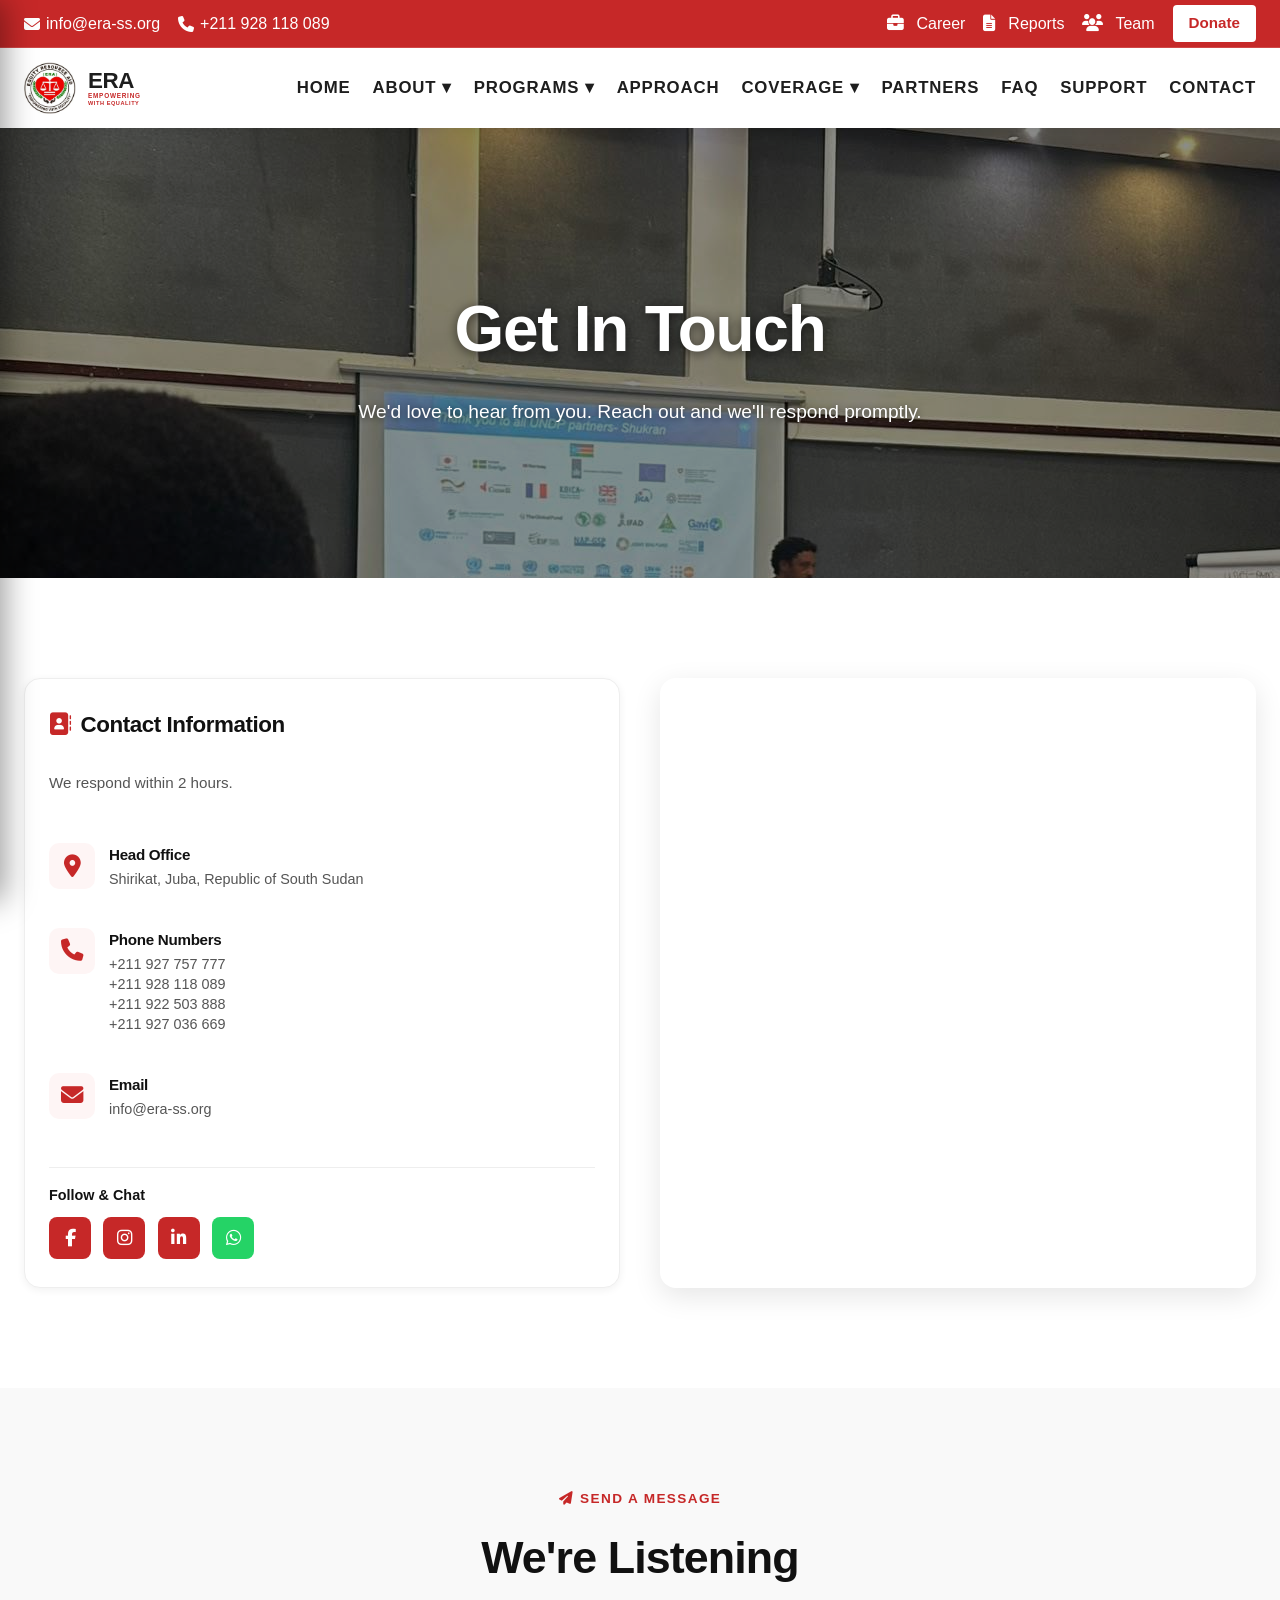
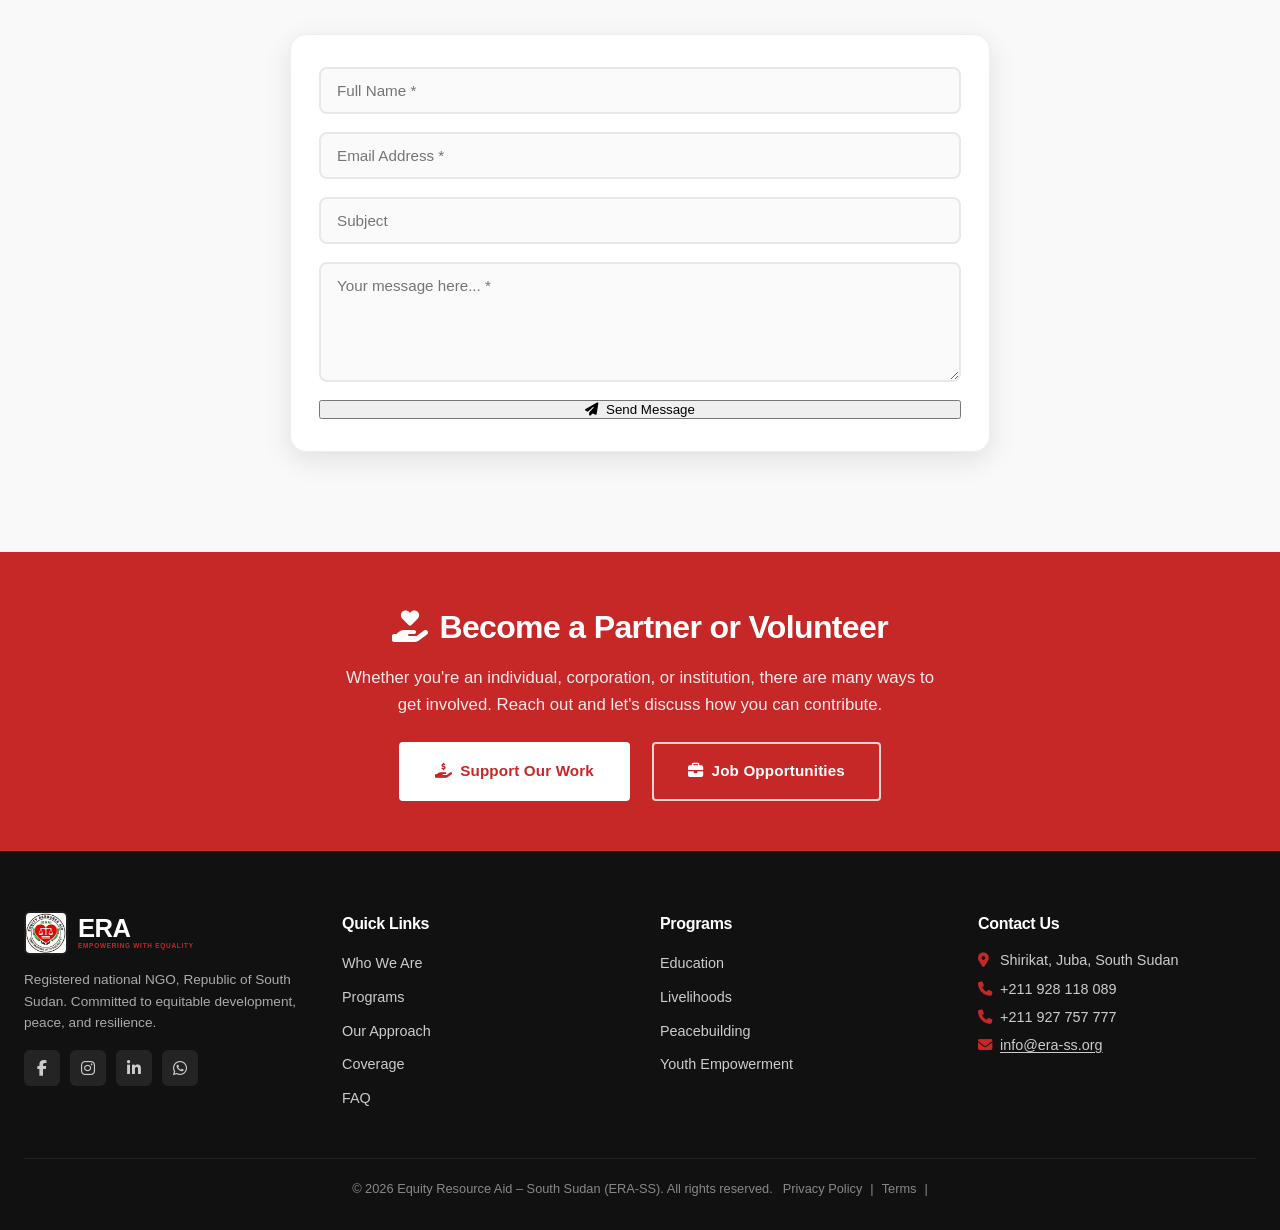
<file: contact.html>
<!DOCTYPE html>
<html lang="en">
<head>
    <meta charset="UTF-8" />
    <meta name="viewport" content="width=device-width, initial-scale=1.0, viewport-fit=cover" />
    <title>Contact Us – ERA-SS</title>
    <meta name="description" content="Get in touch with ERA-SS. Reach us by phone, email, or through our contact form in Juba, South Sudan." />
    <meta name="theme-color" content="#C62828" />
    <link rel="stylesheet" href="style.css" />
    <link rel="stylesheet" href="https://cdnjs.cloudflare.com/ajax/libs/font-awesome/6.5.0/css/all.min.css" />
</head>
<body>

<!-- ===== TOP BAR ===== -->
<div class="top-bar" id="topBar">
    <div class="top-bar-inner left">
        <a href="mailto:info@era-ss.org">
            <i class="fas fa-envelope"></i>
            <span class="label">info@era-ss.org</span>
        </a>
        <a href="tel:+211928118089">
            <i class="fas fa-phone"></i>
            <span class="label">+211 928 118 089</span>
        </a>
    </div>
    <div class="top-bar-inner right">
        <a href="career.html" class="nav-link-top"><i class="fas fa-briefcase"></i> Career</a>
        <a href="report.html" class="nav-link-top"><i class="fas fa-file-alt"></i> Reports</a>
        <a href="team.html" class="nav-link-top"><i class="fas fa-users"></i> Team</a>
        <a href="support.html" class="donate-btn">Donate</a>
    </div>
</div>

<!-- ===== NAVBAR ===== -->
<nav class="navbar" id="navbar">
    <div class="container">
        <a href="index.html" class="logo">
            <img src="assets/erass.jpeg" alt="ERA-SS Logo" onerror="this.outerHTML='<div class=\'logo-fallback\'>E</div>';" />
            <div class="logo-text-wrapper">
                <span class="logo-text">ERA</span>
                <span class="logo-sub">EMPOWERING</span>
                <span class="logo-sub-line2">WITH EQUALITY</span>
            </div>
        </a>
        <div class="nav-links">
            <a href="index.html" class="nav-link">Home</a>
            <div class="dropdown">
                <a href="about.html" class="nav-link">About ▾</a>
                <div class="dropdown-menu">
                    <a href="about.html#background">Know Who We Are</a>
                    <a href="about.html#vision">Our Genesis</a>
                    <a href="team.html">Meet Our Team</a>
                    <a href="report.html">Our Reports</a>
                    <a href="partners.html">Partners &amp; Donors</a>
                </div>
            </div>
            <div class="dropdown">
                <a href="programs.html" class="nav-link">Programs ▾</a>
                <div class="dropdown-menu">
                    <a href="programs.html#education">Education</a>
                    <a href="programs.html#livelihoods">Agriculture &amp; Livelihood</a>
                    <a href="programs.html#peacebuilding">Peacebuilding &amp; Advocacy</a>
                    <a href="programs.html#youth">Youth Empowerment</a>
                    <a href="programs.html#protection">General Protection</a>
                    <a href="programs.html#gender">Gender Equality</a>
                    <a href="programs.html#climate">Climate Resilience</a>
                </div>
            </div>
            <a href="approach.html" class="nav-link">Approach</a>
            <div class="dropdown">
                <a href="coverage.html" class="nav-link">Coverage ▾</a>
                <div class="dropdown-menu">
                    <a href="coverage.html#central-equatoria">Central Equatoria</a>
                    <a href="coverage.html#jonglei">Jonglei</a>
                    <a href="coverage.html#unity">Unity</a>
                    <a href="coverage.html#upper-nile">Upper Nile</a>
                    <a href="coverage.html#lakes">Lakes</a>
                    <a href="coverage.html#warrap">Warrap</a>
                    <a href="coverage.html#northern-bahr-el-ghazal">Northern Bahr el Ghazal</a>
                    <a href="coverage.html#western-bahr-el-ghazal">Western Bahr el Ghazal</a>
                    <a href="coverage.html#abyei">Abyei Administrative Area</a>
                    <a href="coverage.html#ruweng">Ruweng Administrative Area</a>
                </div>
            </div>
            <a href="partners.html" class="nav-link">Partners</a>
            <a href="faq.html" class="nav-link">FAQ</a>
            <a href="support.html" class="nav-link">Support</a>
            <a href="contact.html" class="nav-link">Contact</a>
            
        </div>
        <button class="mobile-toggle" id="mobileToggle" aria-label="Open menu">☰</button>
    </div>
</nav>

<!-- ===== MOBILE MENU ===== -->
<div class="mobile-overlay" id="mobileOverlay"></div>
<div class="mobile-menu" id="mobileMenu">
    <div class="mobile-menu-logo">
        <img src="assets/erass.jpeg" alt="ERA-SS Logo" onerror="this.outerHTML='<div class=\'mobile-logo-fallback\'>E</div>';" />
        <div class="mobile-logo-text-wrapper">
            <span class="mobile-logo-text">ERA</span>
            <span class="mobile-logo-sub">EMPOWERING</span>
            <span class="mobile-logo-sub-line2">WITH EQUALITY</span>
        </div>
    </div>
    <a href="index.html">Home</a>
    <button class="mobile-dropdown-btn" data-target="mobile-about-submenu">
        <span>About</span>
        <span class="dropdown-chevron">▾</span>
    </button>
    <div class="mobile-submenu" id="mobile-about-submenu">
        <a href="about.html#background">Know Who We Are</a>
        <a href="about.html#vision">Our Genesis</a>
        <a href="team.html">Meet Our Team</a>
        <a href="report.html">Our Reports</a>
        <a href="partners.html">Partners &amp; Donors</a>
    </div>
    <button class="mobile-dropdown-btn" data-target="mobile-programs-submenu">
        <span>Programs</span>
        <span class="dropdown-chevron">▾</span>
    </button>
    <div class="mobile-submenu" id="mobile-programs-submenu">
        <a href="programs.html#education">Education</a>
        <a href="programs.html#livelihoods">Agriculture &amp; Livelihood</a>
        <a href="programs.html#peacebuilding">Peacebuilding &amp; Advocacy</a>
        <a href="programs.html#youth">Youth Empowerment</a>
        <a href="programs.html#protection">General Protection</a>
        <a href="programs.html#gender">Gender Equality</a>
        <a href="programs.html#climate">Climate Resilience</a>
    </div>
    <a href="approach.html">Approach</a>
    <button class="mobile-dropdown-btn" data-target="mobile-coverage-submenu">
        <span>Coverage</span>
        <span class="dropdown-chevron">▾</span>
    </button>
    <div class="mobile-submenu" id="mobile-coverage-submenu">
        <a href="coverage.html#central-equatoria">Central Equatoria</a>
        <a href="coverage.html#jonglei">Jonglei</a>
        <a href="coverage.html#unity">Unity</a>
        <a href="coverage.html#upper-nile">Upper Nile</a>
        <a href="coverage.html#lakes">Lakes</a>
        <a href="coverage.html#warrap">Warrap</a>
        <a href="coverage.html#northern-bahr-el-ghazal">Northern Bahr el Ghazal</a>
        <a href="coverage.html#western-bahr-el-ghazal">Western Bahr el Ghazal</a>
        <a href="coverage.html#abyei">Abyei Administrative Area</a>
        <a href="coverage.html#ruweng">Ruweng Administrative Area</a>
    </div>
    <a href="partners.html">Partners</a>
    <a href="faq.html">FAQ</a>
    <a href="support.html">Support</a>
    <a href="contact.html">Contact</a>
    
</div>

    <!-- ===== MAIN CONTENT ===== -->
    <main>

        <!-- ===== HERO ===== -->
        <section class="hero" style="background-image: url('assets/equity3.jpg'); height: 50vh; min-height: 350px; display: flex; align-items: center; justify-content: center; position: relative;">
            <div class="slide-overlay" style="background: rgba(0,0,0,0.45);"></div>
            <div class="container" style="position: relative; z-index: 3; text-align: center;">
                <h1 style="color: #fff; font-size: clamp(2.5rem, 5vw, 4rem); font-weight: 800; text-shadow: 0 2px 12px rgba(0,0,0,0.6);">Get In Touch</h1>
                <p style="color: #fff; font-size: 1.2rem; max-width: 700px; margin: 16px auto 0; text-shadow: 0 1px 6px rgba(0,0,0,0.6);">We'd love to hear from you. Reach out and we'll respond promptly.</p>
            </div>
        </section>

        <!-- ===== CONTACT INFO + MAP ===== -->
        <section class="section bg-white">
            <div class="container">
                <div class="grid-2" style="align-items: stretch; gap: 40px;">
                    <!-- Contact Details -->
                    <div class="contact-info-card" style="height: 100%;">
                        <h3 style="font-size: 1.4rem; color: #111; margin-bottom: 10px;"><i class="fas fa-address-book" style="color:var(--era-primary);margin-right:10px;"></i>Contact Information</h3>
                        <p style="color: var(--text-muted); font-size: 0.95rem; margin-bottom: 20px;">We respond within 2 hours.</p>

                        <div class="contact-info-item">
                            <div class="contact-info-icon"><i class="fas fa-location-dot"></i></div>
                            <div>
                                <h4>Head Office</h4>
                                <p>Shirikat, Juba, Republic of South Sudan</p>
                            </div>
                        </div>

                        <div class="contact-info-item">
                            <div class="contact-info-icon"><i class="fas fa-phone"></i></div>
                            <div>
                                <h4>Phone Numbers</h4>
                                <p>
                                    <a href="tel:+211927757777">+211 927 757 777</a><br>
                                    <a href="tel:+211928118089">+211 928 118 089</a><br>
                                    <a href="tel:+211922503888">+211 922 503 888</a><br>
                                    <a href="tel:+211927036669">+211 927 036 669</a>
                                </p>
                            </div>
                        </div>

                        <div class="contact-info-item">
                            <div class="contact-info-icon"><i class="fas fa-envelope"></i></div>
                            <div>
                                <h4>Email</h4>
                                <p><a href="mailto:info@era-ss.org">info@era-ss.org</a></p>
                            </div>
                        </div>

                        <div style="margin-top: 20px; padding-top: 16px; border-top: 1px solid #eee;">
                            <p style="font-weight: 600; font-size: 0.9rem; margin-bottom: 10px; color: #111;">Follow &amp; Chat</p>
                            <a href="https://www.facebook.com/people/Equity-Resource-Aid-South-Sudan/61590477338666/" target="_blank" class="social-icon-link" aria-label="Facebook"><i class="fab fa-facebook-f"></i></a>
                            <a href="https://www.instagram.com/equityresourceaid?igsh=MTRuMzd4bTc2azZmZA==" target="_blank" class="social-icon-link" aria-label="Instagram"><i class="fab fa-instagram"></i></a>
                            <a href="https://www.linkedin.com/in/equity-resource-aid-south-sudan-45a908414" target="_blank" class="social-icon-link" aria-label="LinkedIn"><i class="fab fa-linkedin-in"></i></a>
                            <a href="https://wa.me/211928118089" target="_blank" class="social-icon-link" aria-label="WhatsApp" style="background: #25D366;"><i class="fab fa-whatsapp"></i></a>
                        </div>
                    </div>

                    <!-- Google Map -->
                    <div style="border-radius: var(--radius-lg); overflow: hidden; box-shadow: var(--shadow-md); min-height: 300px;">
                        <iframe
                            src="https://www.google.com/maps?q=Sherikat,+Juba,+South+Sudan&output=embed"
                            width="100%"
                            height="100%"
                            style="border:0; min-height: 300px;"
                            allowfullscreen=""
                            loading="lazy"
                            referrerpolicy="no-referrer-when-downgrade"
                            title="ERA-SS Office Location in Sherikat, Juba">
                        </iframe>
                    </div>
                </div>
            </div>
        </section>

        <!-- ===== CONTACT FORM ===== -->
        <section class="section bg-light">
            <div class="container">
                <div class="text-center" style="margin-bottom: 40px;">
                    <p class="section-subtitle"><i class="fas fa-paper-plane" style="margin-right:6px;"></i>Send a Message</p>
                    <h2 class="section-title">We're Listening</h2>
                </div>
                <div class="contact-form-card" style="max-width: 700px; margin: 0 auto;">
                    <!-- Success/Error messages will be shown via JavaScript, but we keep the HTML structure -->
                    <div id="formStatus" style="display: none;"></div>
                    <form id="contactForm" style="display:flex; flex-direction:column; gap:18px;">
                        <input type="text" name="full_name" placeholder="Full Name *" required aria-label="Full Name" />
                        <input type="email" name="email" placeholder="Email Address *" required aria-label="Email Address" />
                        <input type="text" name="subject" placeholder="Subject" aria-label="Subject" />
                        <textarea name="message" rows="5" placeholder="Your message here... *" required aria-label="Your message"></textarea>
                        <button type="submit" class="btn-submit"><i class="fas fa-paper-plane" style="margin-right:8px;"></i>Send Message</button>
                    </form>
                </div>
            </div>
        </section>

        <!-- ===== CALL TO ACTION ===== -->
        <section class="cta-banner" style="background: var(--era-primary);">
            <div class="container text-center">
                <h2 style="color: #fff;"><i class="fas fa-hand-holding-heart" style="margin-right:12px;"></i>Become a Partner or Volunteer</h2>
                <p style="max-width: 600px; margin: 0 auto; opacity: 0.9; color: #fff;">
                    Whether you're an individual, corporation, or institution, there are many ways to get involved. Reach out and let's discuss how you can contribute.
                </p>
                <div style="margin-top: 24px;">
                    <a href="support.html" class="btn btn-light" style="margin-right: 10px;"><i class="fas fa-hand-holding-usd" style="margin-right:8px;"></i>Support Our Work</a>
                    <a href="career.html" class="btn btn-outline-light"><i class="fas fa-briefcase" style="margin-right:8px;"></i>Job Opportunities</a>
                </div>
            </div>
        </section>

    </main>

    <!-- ===== FOOTER ===== -->
    <footer class="footer">
        <div class="container">
            <div class="footer-grid">
                <div class="footer-col">
                    <div class="footer-logo">
                        <img src="assets/erass.jpeg" alt="ERA-SS Logo" class="footer-logo-img" onerror="this.outerHTML='<div style=\'width:44px;height:44px;background:var(--era-primary);border-radius:6px;display:flex;align-items:center;justify-content:center;color:#fff;font-weight:800;font-size:1.3rem;\'>E</div>';" />
                        <div class="footer-brand-wrapper">
                            <span class="footer-brand-name">ERA</span>
                            <span class="footer-brand-sub">Empowering with Equality</span>
                        </div>
                    </div>
                    <p class="footer-description">Registered national NGO, Republic of South Sudan. Committed to equitable development, peace, and resilience.</p>
                    <div class="footer-socials">
                        <a href="https://www.facebook.com/people/Equity-Resource-Aid-South-Sudan/61590477338666/" target="_blank" class="footer-social-icon"><i class="fab fa-facebook-f"></i></a>
                        <a href="https://www.instagram.com/equityresourceaid?igsh=MTRuMzd4bTc2azZmZA==" target="_blank" class="footer-social-icon"><i class="fab fa-instagram"></i></a>
                        <a href="https://www.linkedin.com/in/equity-resource-aid-south-sudan-45a908414" target="_blank" class="footer-social-icon"><i class="fab fa-linkedin-in"></i></a>
                        <a href="https://wa.me/211928118089" target="_blank" class="footer-social-icon"><i class="fab fa-whatsapp"></i></a>
                    </div>
                </div>
                <div class="footer-col">
                    <h4>Quick Links</h4>
                    <ul class="footer-links">
                        <li><a href="about.html">Who We Are</a></li>
                        <li><a href="programs.html">Programs</a></li>
                        <li><a href="approach.html">Our Approach</a></li>
                        <li><a href="coverage.html">Coverage</a></li>
                        <li><a href="faq.html">FAQ</a></li>
                    </ul>
                </div>
                <div class="footer-col">
                    <h4>Programs</h4>
                    <ul class="footer-links">
                        <li><a href="programs.html#programs-grid">Education</a></li>
                        <li><a href="programs.html#programs-grid">Livelihoods</a></li>
                        <li><a href="programs.html#programs-grid">Peacebuilding</a></li>
                        <li><a href="programs.html#programs-grid">Youth Empowerment</a></li>
                    </ul>
                </div>
                <div class="footer-col">
                    <h4>Contact Us</h4>
                    <ul class="footer-contact-info">
                        <li><i class="fas fa-location-dot" style="width:18px;color:var(--era-primary);"></i> Shirikat, Juba, South Sudan</li>
                        <li><i class="fas fa-phone" style="width:18px;color:var(--era-primary);"></i> +211 928 118 089</li>
                        <li><i class="fas fa-phone" style="width:18px;color:var(--era-primary);"></i> +211 927 757 777</li>
                        <li><i class="fas fa-envelope" style="width:18px;color:var(--era-primary);"></i> <a href="mailto:info@era-ss.org">info@era-ss.org</a></li>
                    </ul>
                </div>
            </div>
            <div class="footer-bottom">
                <p>© 2026 Equity Resource Aid – South Sudan (ERA-SS). All rights reserved.</p>
                <div class="footer-legal">
                    <a href="privacy.html">Privacy Policy</a> |
                    <a href="terms.html">Terms</a> |
                    
                </div>
            </div>
        </div>
    </footer>

    <script src="script.js"></script>
    <script>
        // Contact form handler (same as in index.html)
        document.addEventListener('DOMContentLoaded', function() {
            const form = document.getElementById('contactForm');
            if (form) {
                form.addEventListener('submit', function(e) {
                    e.preventDefault();
                    const btn = form.querySelector('.btn-submit');
                    const originalText = btn.textContent;
                    const statusDiv = document.getElementById('formStatus');
                    statusDiv.style.display = 'none';

                    // Simple validation
                    const name = form.querySelector('input[name="full_name"]').value.trim();
                    const email = form.querySelector('input[name="email"]').value.trim();
                    const message = form.querySelector('textarea[name="message"]').value.trim();

                    if (!name || !email || !message) {
                        statusDiv.style.display = 'block';
                        statusDiv.style.background = '#f8d7da';
                        statusDiv.style.border = '1px solid #f5c6cb';
                        statusDiv.style.color = '#721c24';
                        statusDiv.style.padding = '18px';
                        statusDiv.style.borderRadius = '8px';
                        statusDiv.style.textAlign = 'center';
                        statusDiv.style.marginBottom = '20px';
                        statusDiv.innerHTML = '<i class="fas fa-exclamation-circle" style="font-size:1.5rem;margin-bottom:8px;"></i><p style="font-weight:600;margin:0;">Please fill all required fields.</p>';
                        return;
                    }

                    btn.textContent = 'Sending...';
                    btn.disabled = true;
                    btn.style.opacity = '0.7';

                    setTimeout(function() {
                        statusDiv.style.display = 'block';
                        statusDiv.style.background = '#d4edda';
                        statusDiv.style.border = '1px solid #c3e6cb';
                        statusDiv.style.color = '#155724';
                        statusDiv.style.padding = '18px';
                        statusDiv.style.borderRadius = '8px';
                        statusDiv.style.textAlign = 'center';
                        statusDiv.style.marginBottom = '20px';
                        statusDiv.innerHTML = '<i class="fas fa-check-circle" style="font-size:1.5rem;margin-bottom:8px;"></i><p style="font-weight:600;margin:0;">Thank you! Your message has been sent successfully. We\'ll reply shortly.</p>';
                        form.reset();
                        btn.textContent = originalText;
                        btn.disabled = false;
                        btn.style.opacity = '1';
                    }, 1500);
                });
            }
        });
    </script>
</body>
</html>
</file>
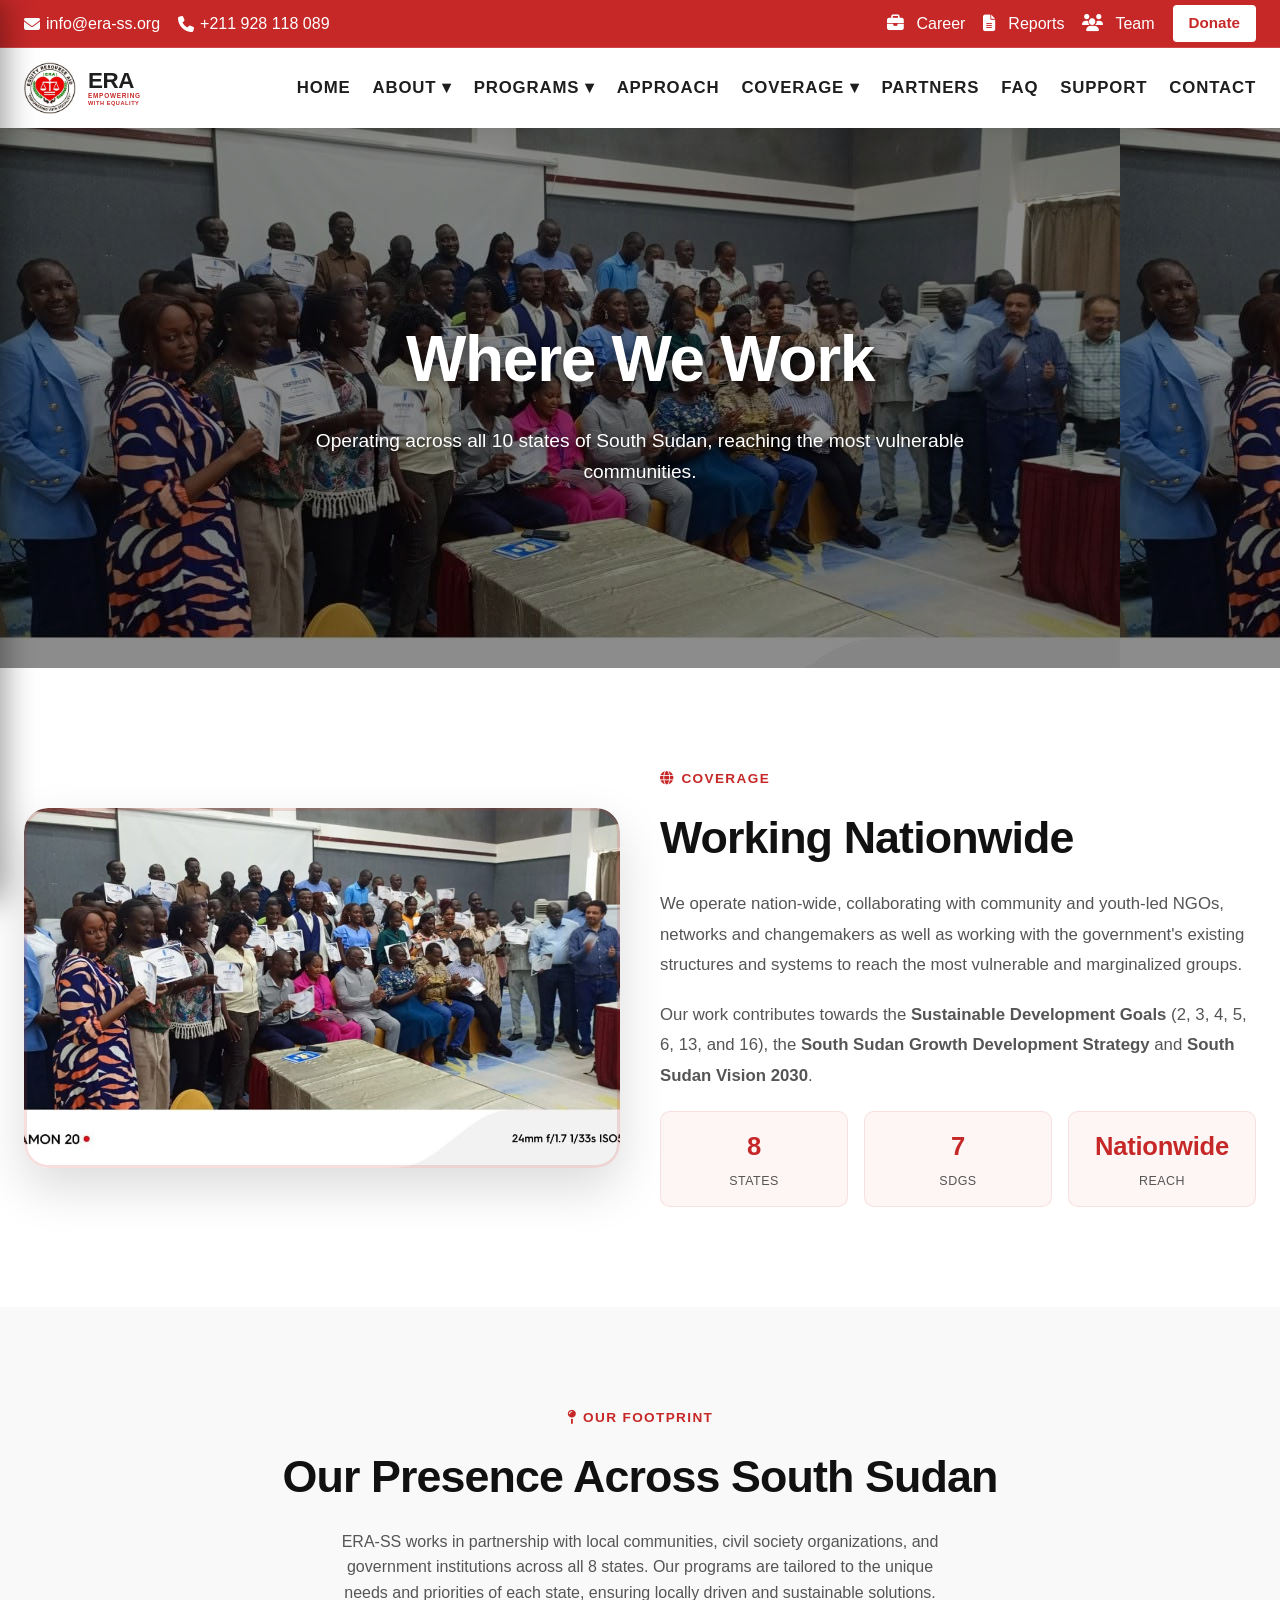
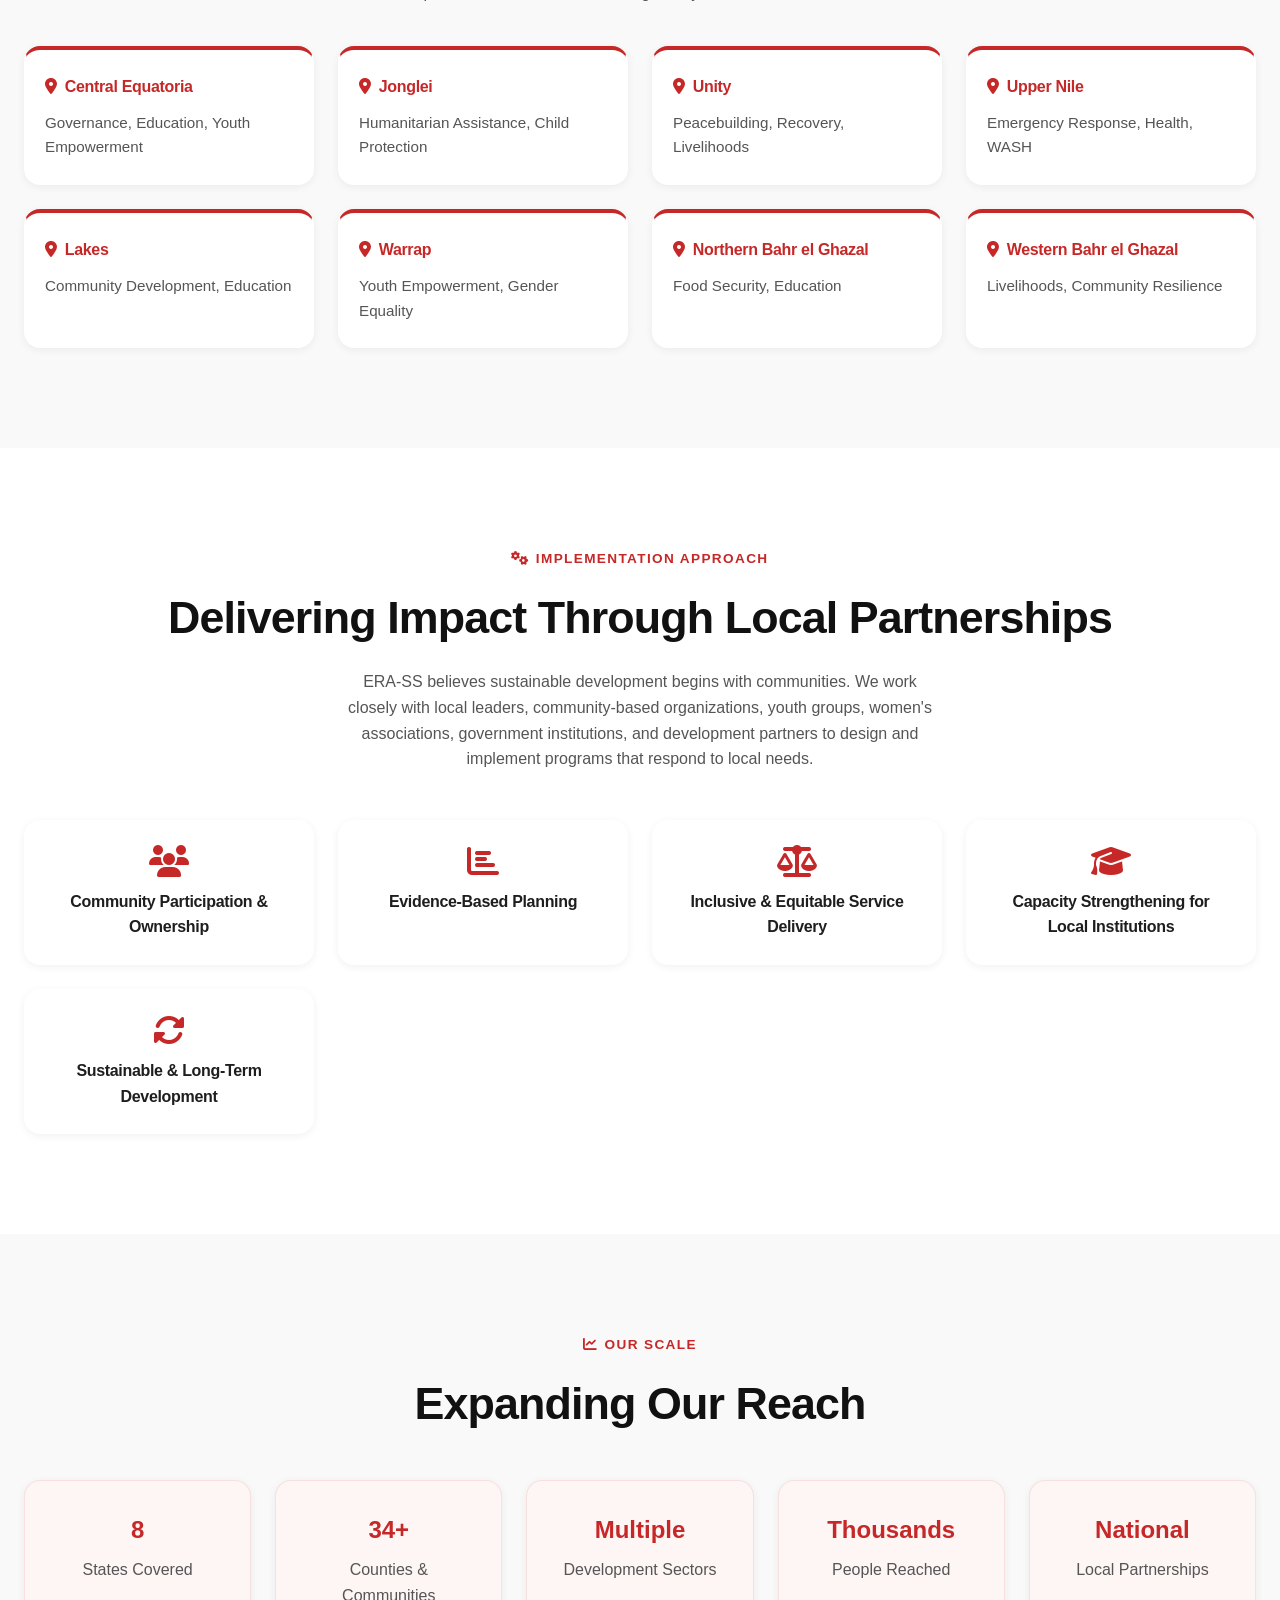
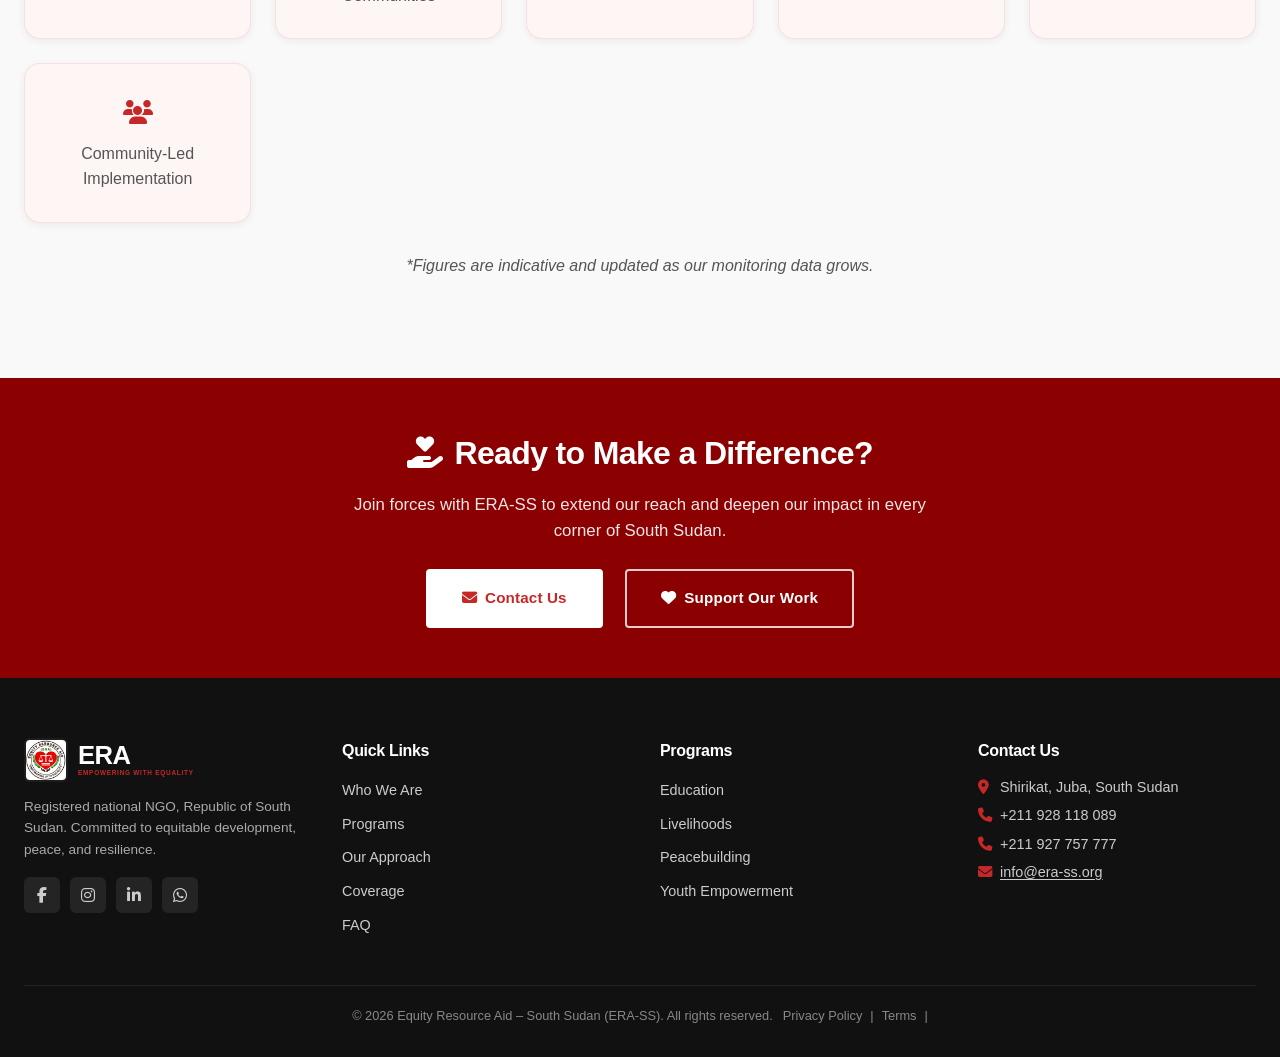
<file: coverage.html>
<!DOCTYPE html>
<html lang="en">
<head>
    <meta charset="UTF-8" />
    <meta name="viewport" content="width=device-width, initial-scale=1.0, viewport-fit=cover" />
    <title>Our Coverage – ERA-SS Nationwide Reach</title>
    <meta name="description" content="ERA-SS operates across all 10 states of South Sudan, working with communities, government, and partners to deliver sustainable development and humanitarian assistance." />
    <meta name="theme-color" content="#C62828" />
    <link rel="stylesheet" href="style.css" />
    <link rel="stylesheet" href="https://cdnjs.cloudflare.com/ajax/libs/font-awesome/6.5.0/css/all.min.css" />
</head>
<body>

    <!-- ===== TOP BAR ===== -->
<div class="top-bar" id="topBar">
    <!-- LEFT: email + phone (desktop only) -->
    <div class="top-bar-inner left">
        <a href="mailto:contact@era-ss.org">
            <i class="fas fa-envelope"></i>
            <span class="label">contact@era-ss.org</span>
        </a>
        <a href="tel:+211928118089">
            <i class="fas fa-phone"></i>
            <span class="label">+211 928 118 089</span>
        </a>
    </div>
    <!-- RIGHT: Career, Reports, Team with icons + Donate -->
    <div class="top-bar-inner right">
        <a href="career.html" class="nav-link-top"><i class="fas fa-briefcase"></i> Career</a>
        <a href="report.html" class="nav-link-top"><i class="fas fa-file-alt"></i> Reports</a>
        <a href="team.html" class="nav-link-top"><i class="fas fa-users"></i> Team</a>
        <a href="support.html" class="donate-btn">Donate</a>
    </div>
</div>

    <!-- ===== TOP BAR ===== -->
<div class="top-bar" id="topBar">
    <div class="top-bar-inner left">
        <a href="mailto:info@era-ss.org">
            <i class="fas fa-envelope"></i>
            <span class="label">info@era-ss.org</span>
        </a>
        <a href="tel:+211928118089">
            <i class="fas fa-phone"></i>
            <span class="label">+211 928 118 089</span>
        </a>
    </div>
    <div class="top-bar-inner right">
        <a href="career.html" class="nav-link-top"><i class="fas fa-briefcase"></i> Career</a>
        <a href="report.html" class="nav-link-top"><i class="fas fa-file-alt"></i> Reports</a>
        <a href="team.html" class="nav-link-top"><i class="fas fa-users"></i> Team</a>
        <a href="support.html" class="donate-btn">Donate</a>
    </div>
</div>

<!-- ===== NAVBAR ===== -->
<nav class="navbar" id="navbar">
    <div class="container">
        <a href="index.html" class="logo">
            <img src="assets/erass.jpeg" alt="ERA-SS Logo" onerror="this.outerHTML='<div class=\'logo-fallback\'>E</div>';" />
            <div class="logo-text-wrapper">
                <span class="logo-text">ERA</span>
                <span class="logo-sub">EMPOWERING</span>
                <span class="logo-sub-line2">WITH EQUALITY</span>
            </div>
        </a>
        <div class="nav-links">
            <a href="index.html" class="nav-link">Home</a>
            <div class="dropdown">
                <a href="about.html" class="nav-link">About ▾</a>
                <div class="dropdown-menu">
                    <a href="about.html#background">Know Who We Are</a>
                    <a href="about.html#vision">Our Genesis</a>
                    <a href="team.html">Meet Our Team</a>
                    <a href="report.html">Our Reports</a>
                    <a href="partners.html">Partners &amp; Donors</a>
                </div>
            </div>
            <div class="dropdown">
                <a href="programs.html" class="nav-link">Programs ▾</a>
                <div class="dropdown-menu">
                    <a href="programs.html#education">Education</a>
                    <a href="programs.html#livelihoods">Agriculture &amp; Livelihood</a>
                    <a href="programs.html#peacebuilding">Peacebuilding &amp; Advocacy</a>
                    <a href="programs.html#youth">Youth Empowerment</a>
                    <a href="programs.html#protection">General Protection</a>
                    <a href="programs.html#gender">Gender Equality</a>
                    <a href="programs.html#climate">Climate Resilience</a>
                </div>
            </div>
            <a href="approach.html" class="nav-link">Approach</a>
            <div class="dropdown">
                <a href="coverage.html" class="nav-link">Coverage ▾</a>
                <div class="dropdown-menu">
                    <a href="coverage.html#central-equatoria">Central Equatoria</a>
                    <a href="coverage.html#jonglei">Jonglei</a>
                    <a href="coverage.html#unity">Unity</a>
                    <a href="coverage.html#upper-nile">Upper Nile</a>
                    <a href="coverage.html#lakes">Lakes</a>
                    <a href="coverage.html#warrap">Warrap</a>
                    <a href="coverage.html#northern-bahr-el-ghazal">Northern Bahr el Ghazal</a>
                    <a href="coverage.html#western-bahr-el-ghazal">Western Bahr el Ghazal</a>
                    <a href="coverage.html#abyei">Abyei Administrative Area</a>
                    <a href="coverage.html#ruweng">Ruweng Administrative Area</a>
                </div>
            </div>
            <a href="partners.html" class="nav-link">Partners</a>
            <a href="faq.html" class="nav-link">FAQ</a>
            <a href="support.html" class="nav-link">Support</a>
            <a href="contact.html" class="nav-link">Contact</a>
            
        </div>
        <button class="mobile-toggle" id="mobileToggle" aria-label="Open menu">☰</button>
    </div>
</nav>

<!-- ===== MOBILE MENU ===== -->
<div class="mobile-overlay" id="mobileOverlay"></div>
<div class="mobile-menu" id="mobileMenu">
    <div class="mobile-menu-logo">
        <img src="assets/erass.jpeg" alt="ERA-SS Logo" onerror="this.outerHTML='<div class=\'mobile-logo-fallback\'>E</div>';" />
        <div class="mobile-logo-text-wrapper">
            <span class="mobile-logo-text">ERA</span>
            <span class="mobile-logo-sub">EMPOWERING</span>
            <span class="mobile-logo-sub-line2">WITH EQUALITY</span>
        </div>
    </div>
    <a href="index.html">Home</a>
    <button class="mobile-dropdown-btn" data-target="mobile-about-submenu">
        <span>About</span>
        <span class="dropdown-chevron">▾</span>
    </button>
    <div class="mobile-submenu" id="mobile-about-submenu">
        <a href="about.html#background">Know Who We Are</a>
        <a href="about.html#vision">Our Genesis</a>
        <a href="team.html">Meet Our Team</a>
        <a href="report.html">Our Reports</a>
        <a href="partners.html">Partners &amp; Donors</a>
    </div>
    <button class="mobile-dropdown-btn" data-target="mobile-programs-submenu">
        <span>Programs</span>
        <span class="dropdown-chevron">▾</span>
    </button>
    <div class="mobile-submenu" id="mobile-programs-submenu">
        <a href="programs.html#education">Education</a>
        <a href="programs.html#livelihoods">Agriculture &amp; Livelihood</a>
        <a href="programs.html#peacebuilding">Peacebuilding &amp; Advocacy</a>
        <a href="programs.html#youth">Youth Empowerment</a>
        <a href="programs.html#protection">General Protection</a>
        <a href="programs.html#gender">Gender Equality</a>
        <a href="programs.html#climate">Climate Resilience</a>
    </div>
    <a href="approach.html">Approach</a>
    <button class="mobile-dropdown-btn" data-target="mobile-coverage-submenu">
        <span>Coverage</span>
        <span class="dropdown-chevron">▾</span>
    </button>
    <div class="mobile-submenu" id="mobile-coverage-submenu">
        <a href="coverage.html#central-equatoria">Central Equatoria</a>
        <a href="coverage.html#jonglei">Jonglei</a>
        <a href="coverage.html#unity">Unity</a>
        <a href="coverage.html#upper-nile">Upper Nile</a>
        <a href="coverage.html#lakes">Lakes</a>
        <a href="coverage.html#warrap">Warrap</a>
        <a href="coverage.html#northern-bahr-el-ghazal">Northern Bahr el Ghazal</a>
        <a href="coverage.html#western-bahr-el-ghazal">Western Bahr el Ghazal</a>
        <a href="coverage.html#abyei">Abyei Administrative Area</a>
        <a href="coverage.html#ruweng">Ruweng Administrative Area</a>
    </div>
    <a href="partners.html">Partners</a>
    <a href="faq.html">FAQ</a>
    <a href="support.html">Support</a>
    <a href="contact.html">Contact</a>
    
</div>

    <!-- ===== MAIN CONTENT ===== -->
    <main>

        <!-- ===== HERO ===== -->
        <section class="hero" style="background-image: url('assets/equity1.jpg'); height: 60vh; min-height: 400px; display: flex; align-items: center; justify-content: center; position: relative;">
            <div class="slide-overlay" style="background: rgba(0,0,0,0.45);"></div>
            <div class="container" style="position: relative; z-index: 3; text-align: center;">
                <h1 style="color: #fff; font-size: clamp(2.5rem, 5vw, 4rem); font-weight: 800; text-shadow: 0 2px 12px rgba(0,0,0,0.6);">Where We Work</h1>
                <p style="color: #fff; font-size: 1.2rem; max-width: 700px; margin: 16px auto 0; text-shadow: 0 1px 6px rgba(0,0,0,0.6);">Operating across all 10 states of South Sudan, reaching the most vulnerable communities.</p>
            </div>
        </section>

        <!-- ===== COVERAGE DETAILS ===== -->
        <section class="section bg-white">
            <div class="container">
                <div class="grid-2" style="align-items: center;">
                    <div class="coverage-image-wrapper">
                        <img src="assets/equity1.jpg" alt="South Sudan community members participating in an ERA-SS program" loading="lazy" />
                    </div>
                    <div>
                        <p class="section-subtitle"><i class="fas fa-globe" style="margin-right:6px;"></i>Coverage</p>
                        <h2 class="section-title">Working Nationwide</h2>
                        <p style="font-size: 1.05rem; color: var(--text-muted); line-height: 1.8; margin-bottom: 20px;">
                            We operate nation-wide, collaborating with community and youth-led NGOs, networks and changemakers
                            as well as working with the government's existing structures and systems to reach the most
                            vulnerable and marginalized groups.
                        </p>
                        <p style="font-size: 1.05rem; color: var(--text-muted); line-height: 1.8; margin-bottom: 20px;">
                            Our work contributes towards the <strong>Sustainable Development Goals</strong> (2, 3, 4, 5, 6, 13, and 16),
                            the <strong>South Sudan Growth Development Strategy</strong> and <strong>South Sudan Vision 2030</strong>.
                        </p>
                        <div class="coverage-stats">
                            <div class="coverage-stat"><strong>8</strong><span>States</span></div>
                            <div class="coverage-stat"><strong>7</strong><span>SDGs</span></div>
                            <div class="coverage-stat"><strong>Nationwide</strong><span>Reach</span></div>
                        </div>
                    </div>
                </div>
            </div>
        </section>

        <!-- ===== OUR PRESENCE BY STATE ===== -->
        <section id="presence" class="section bg-light">
            <div class="container text-center">
                <p class="section-subtitle"><i class="fas fa-map-pin" style="margin-right:6px;"></i>Our Footprint</p>
                <h2 class="section-title">Our Presence Across South Sudan</h2>
                <p style="max-width: 600px; margin: 0 auto 40px; color: var(--text-muted);">
                    ERA-SS works in partnership with local communities, civil society organizations, and government institutions across all 8 states.
                    Our programs are tailored to the unique needs and priorities of each state, ensuring locally driven and sustainable solutions.
                </p>
                <div class="grid-3" style="gap: 24px;">
                    <!-- Central Equatoria -->
                    <div class="card" style="padding: 24px 20px; text-align: left; border-top: 4px solid var(--era-primary);">
                        <h4 style="color: var(--era-primary); margin-bottom: 12px;"><i class="fas fa-map-marker-alt" style="margin-right:8px;"></i>Central Equatoria</h4>
                        <p style="color: var(--text-muted); font-size: 0.95rem;">Governance, Education, Youth Empowerment</p>
                    </div>
                    <!-- Jonglei -->
                    <div class="card" style="padding: 24px 20px; text-align: left; border-top: 4px solid var(--era-primary);">
                        <h4 style="color: var(--era-primary); margin-bottom: 12px;"><i class="fas fa-map-marker-alt" style="margin-right:8px;"></i>Jonglei</h4>
                        <p style="color: var(--text-muted); font-size: 0.95rem;">Humanitarian Assistance, Child Protection</p>
                    </div>
                    <!-- Unity -->
                    <div class="card" style="padding: 24px 20px; text-align: left; border-top: 4px solid var(--era-primary);">
                        <h4 style="color: var(--era-primary); margin-bottom: 12px;"><i class="fas fa-map-marker-alt" style="margin-right:8px;"></i>Unity</h4>
                        <p style="color: var(--text-muted); font-size: 0.95rem;">Peacebuilding, Recovery, Livelihoods</p>
                    </div>
                    <!-- Upper Nile -->
                    <div class="card" style="padding: 24px 20px; text-align: left; border-top: 4px solid var(--era-primary);">
                        <h4 style="color: var(--era-primary); margin-bottom: 12px;"><i class="fas fa-map-marker-alt" style="margin-right:8px;"></i>Upper Nile</h4>
                        <p style="color: var(--text-muted); font-size: 0.95rem;">Emergency Response, Health, WASH</p>
                    </div>
                    <!-- Lakes -->
                    <div class="card" style="padding: 24px 20px; text-align: left; border-top: 4px solid var(--era-primary);">
                        <h4 style="color: var(--era-primary); margin-bottom: 12px;"><i class="fas fa-map-marker-alt" style="margin-right:8px;"></i>Lakes</h4>
                        <p style="color: var(--text-muted); font-size: 0.95rem;">Community Development, Education</p>
                    </div>
                    <!-- Warrap -->
                    <div class="card" style="padding: 24px 20px; text-align: left; border-top: 4px solid var(--era-primary);">
                        <h4 style="color: var(--era-primary); margin-bottom: 12px;"><i class="fas fa-map-marker-alt" style="margin-right:8px;"></i>Warrap</h4>
                        <p style="color: var(--text-muted); font-size: 0.95rem;">Youth Empowerment, Gender Equality</p>
                    </div>
                    <!-- Northern Bahr el Ghazal -->
                    <div class="card" style="padding: 24px 20px; text-align: left; border-top: 4px solid var(--era-primary);">
                        <h4 style="color: var(--era-primary); margin-bottom: 12px;"><i class="fas fa-map-marker-alt" style="margin-right:8px;"></i>Northern Bahr el Ghazal</h4>
                        <p style="color: var(--text-muted); font-size: 0.95rem;">Food Security, Education</p>
                    </div>
                    <!-- Western Bahr el Ghazal -->
                    <div class="card" style="padding: 24px 20px; text-align: left; border-top: 4px solid var(--era-primary);">
                        <h4 style="color: var(--era-primary); margin-bottom: 12px;"><i class="fas fa-map-marker-alt" style="margin-right:8px;"></i>Western Bahr el Ghazal</h4>
                        <p style="color: var(--text-muted); font-size: 0.95rem;">Livelihoods, Community Resilience</p>
                    </div>
                </div>
            </div>
        </section>

        <!-- ===== HOW WE WORK ===== -->
        <section id="how-we-work" class="section bg-white">
            <div class="container">
                <div class="text-center" style="margin-bottom: 48px;">
                    <p class="section-subtitle"><i class="fas fa-cogs" style="margin-right:6px;"></i>Implementation Approach</p>
                    <h2 class="section-title">Delivering Impact Through Local Partnerships</h2>
                    <p style="max-width: 600px; margin: 0 auto; color: var(--text-muted);">
                        ERA-SS believes sustainable development begins with communities. We work closely with local leaders,
                        community-based organizations, youth groups, women's associations, government institutions, and
                        development partners to design and implement programs that respond to local needs.
                    </p>
                </div>
                <div class="grid-3" style="gap: 24px;">
                    <div class="card" style="padding: 24px; text-align: center;">
                        <i class="fas fa-users" style="font-size: 2rem; color: var(--era-primary); margin-bottom: 12px;"></i>
                        <h4>Community Participation &amp; Ownership</h4>
                    </div>
                    <div class="card" style="padding: 24px; text-align: center;">
                        <i class="fas fa-chart-bar" style="font-size: 2rem; color: var(--era-primary); margin-bottom: 12px;"></i>
                        <h4>Evidence-Based Planning</h4>
                    </div>
                    <div class="card" style="padding: 24px; text-align: center;">
                        <i class="fas fa-balance-scale" style="font-size: 2rem; color: var(--era-primary); margin-bottom: 12px;"></i>
                        <h4>Inclusive &amp; Equitable Service Delivery</h4>
                    </div>
                    <div class="card" style="padding: 24px; text-align: center;">
                        <i class="fas fa-graduation-cap" style="font-size: 2rem; color: var(--era-primary); margin-bottom: 12px;"></i>
                        <h4>Capacity Strengthening for Local Institutions</h4>
                    </div>
                    <div class="card" style="padding: 24px; text-align: center;">
                        <i class="fas fa-sync-alt" style="font-size: 2rem; color: var(--era-primary); margin-bottom: 12px;"></i>
                        <h4>Sustainable &amp; Long-Term Development</h4>
                    </div>
                </div>
            </div>
        </section>

        <!-- ===== PROGRAM REACH ===== -->
<section id="program-reach" class="section bg-light">
    <div class="container text-center">
        <p class="section-subtitle"><i class="fas fa-chart-line" style="margin-right:6px;"></i>Our Scale</p>
        <h2 class="section-title">Expanding Our Reach</h2>
        <div class="grid-4" style="margin-top: 40px; gap: 24px;">
            <div class="card" style="background: #fef5f5; border: 1px solid rgba(198,40,40,0.1);">
                <strong style="font-size: 1.5rem; color: var(--era-primary);">8</strong>
                <p style="color: var(--text-muted); margin-top: 8px;">States Covered</p>
            </div>
            <div class="card" style="background: #fef5f5; border: 1px solid rgba(198,40,40,0.1);">
                <strong style="font-size: 1.5rem; color: var(--era-primary);">34+</strong>
                <p style="color: var(--text-muted); margin-top: 8px;">Counties &amp; Communities</p>
            </div>
            <div class="card" style="background: #fef5f5; border: 1px solid rgba(198,40,40,0.1);">
                <strong style="font-size: 1.5rem; color: var(--era-primary);">Multiple</strong>
                <p style="color: var(--text-muted); margin-top: 8px;">Development Sectors</p>
            </div>
            <div class="card" style="background: #fef5f5; border: 1px solid rgba(198,40,40,0.1);">
                <strong style="font-size: 1.5rem; color: var(--era-primary);">Thousands</strong>
                <p style="color: var(--text-muted); margin-top: 8px;">People Reached</p>
            </div>
            <div class="card" style="background: #fef5f5; border: 1px solid rgba(198,40,40,0.1);">
                <strong style="font-size: 1.5rem; color: var(--era-primary);">National</strong>
                <p style="color: var(--text-muted); margin-top: 8px;">Local Partnerships</p>
            </div>
            <div class="card" style="background: #fef5f5; border: 1px solid rgba(198,40,40,0.1);">
                <strong style="font-size: 1.5rem; color: var(--era-primary);"><i class="fas fa-users"></i></strong>
                <p style="color: var(--text-muted); margin-top: 8px;">Community‑Led Implementation</p>
            </div>
        </div>
        <p style="margin-top: 30px; color: var(--text-muted); font-style: italic;">
            *Figures are indicative and updated as our monitoring data grows.
        </p>
    </div>
</section>

        <!-- ===== CALL TO ACTION ===== -->
        <section class="cta-banner" style="background: var(--era-primary-dark);">
            <div class="container text-center">
                <h2 style="color: #fff;"><i class="fas fa-hand-holding-heart" style="margin-right:12px;"></i>Ready to Make a Difference?</h2>
                <p style="max-width: 600px; margin: 0 auto; opacity: 0.9; color: #fff;">
                    Join forces with ERA-SS to extend our reach and deepen our impact in every corner of South Sudan.
                </p>
                <div style="margin-top: 24px;">
                    <a href="contact.html" class="btn btn-light" style="margin-right: 10px;"><i class="fas fa-envelope" style="margin-right:8px;"></i>Contact Us</a>
                    <a href="support.html" class="btn btn-outline-light"><i class="fas fa-heart" style="margin-right:8px;"></i>Support Our Work</a>
                </div>
            </div>
        </section>

    </main>

    <!-- ===== FOOTER ===== -->
    <footer class="footer">
        <div class="container">
            <div class="footer-grid">
                <div class="footer-col">
                    <div class="footer-logo">
                        <img src="assets/erass.jpeg" alt="ERA-SS Logo" class="footer-logo-img" onerror="this.outerHTML='<div style=\'width:44px;height:44px;background:var(--era-primary);border-radius:6px;display:flex;align-items:center;justify-content:center;color:#fff;font-weight:800;font-size:1.3rem;\'>E</div>';" />
                        <div class="footer-brand-wrapper">
                            <span class="footer-brand-name">ERA</span>
                            <span class="footer-brand-sub">Empowering with Equality</span>
                        </div>
                    </div>
                    <p class="footer-description">Registered national NGO, Republic of South Sudan. Committed to equitable development, peace, and resilience.</p>
                    <div class="footer-socials">
                        <a href="https://www.facebook.com/people/Equity-Resource-Aid-South-Sudan/61590477338666/" target="_blank" class="footer-social-icon"><i class="fab fa-facebook-f"></i></a>
                        <a href="https://www.instagram.com/equityresourceaid?igsh=MTRuMzd4bTc2azZmZA==" target="_blank" class="footer-social-icon"><i class="fab fa-instagram"></i></a>
                        <a href="https://www.linkedin.com/in/equity-resource-aid-south-sudan-45a908414" target="_blank" class="footer-social-icon"><i class="fab fa-linkedin-in"></i></a>
                        <a href="https://wa.me/211928118089" target="_blank" class="footer-social-icon"><i class="fab fa-whatsapp"></i></a>
                    </div>
                </div>
                <div class="footer-col">
                    <h4>Quick Links</h4>
                    <ul class="footer-links">
                        <li><a href="about.html">Who We Are</a></li>
                        <li><a href="programs.html">Programs</a></li>
                        <li><a href="approach.html">Our Approach</a></li>
                        <li><a href="coverage.html">Coverage</a></li>
                        <li><a href="faq.html">FAQ</a></li>
                    </ul>
                </div>
                <div class="footer-col">
                    <h4>Programs</h4>
                    <ul class="footer-links">
                        <li><a href="programs.html#education">Education</a></li>
                        <li><a href="programs.html#livelihoods">Livelihoods</a></li>
                        <li><a href="programs.html#peacebuilding">Peacebuilding</a></li>
                        <li><a href="programs.html#youth">Youth Empowerment</a></li>
                    </ul>
                </div>
                <div class="footer-col">
                    <h4>Contact Us</h4>
                    <ul class="footer-contact-info">
                        <li><i class="fas fa-location-dot" style="width:18px;color:var(--era-primary);"></i> Shirikat, Juba, South Sudan</li>
                        <li><i class="fas fa-phone" style="width:18px;color:var(--era-primary);"></i> +211 928 118 089</li>
                        <li><i class="fas fa-phone" style="width:18px;color:var(--era-primary);"></i> +211 927 757 777</li>
                        <li><i class="fas fa-envelope" style="width:18px;color:var(--era-primary);"></i> <a href="mailto:info@era-ss.org">info@era-ss.org</a></li>
                    </ul>
                </div>
            </div>
            <div class="footer-bottom">
                <p>© 2026 Equity Resource Aid – South Sudan (ERA-SS). All rights reserved.</p>
                <div class="footer-legal">
                    <a href="privacy.html">Privacy Policy</a> |
                    <a href="terms.html">Terms</a> |
                    
                </div>
            </div>
        </div>
    </footer>

    <script src="script.js"></script>
</body>
</html>
</file>
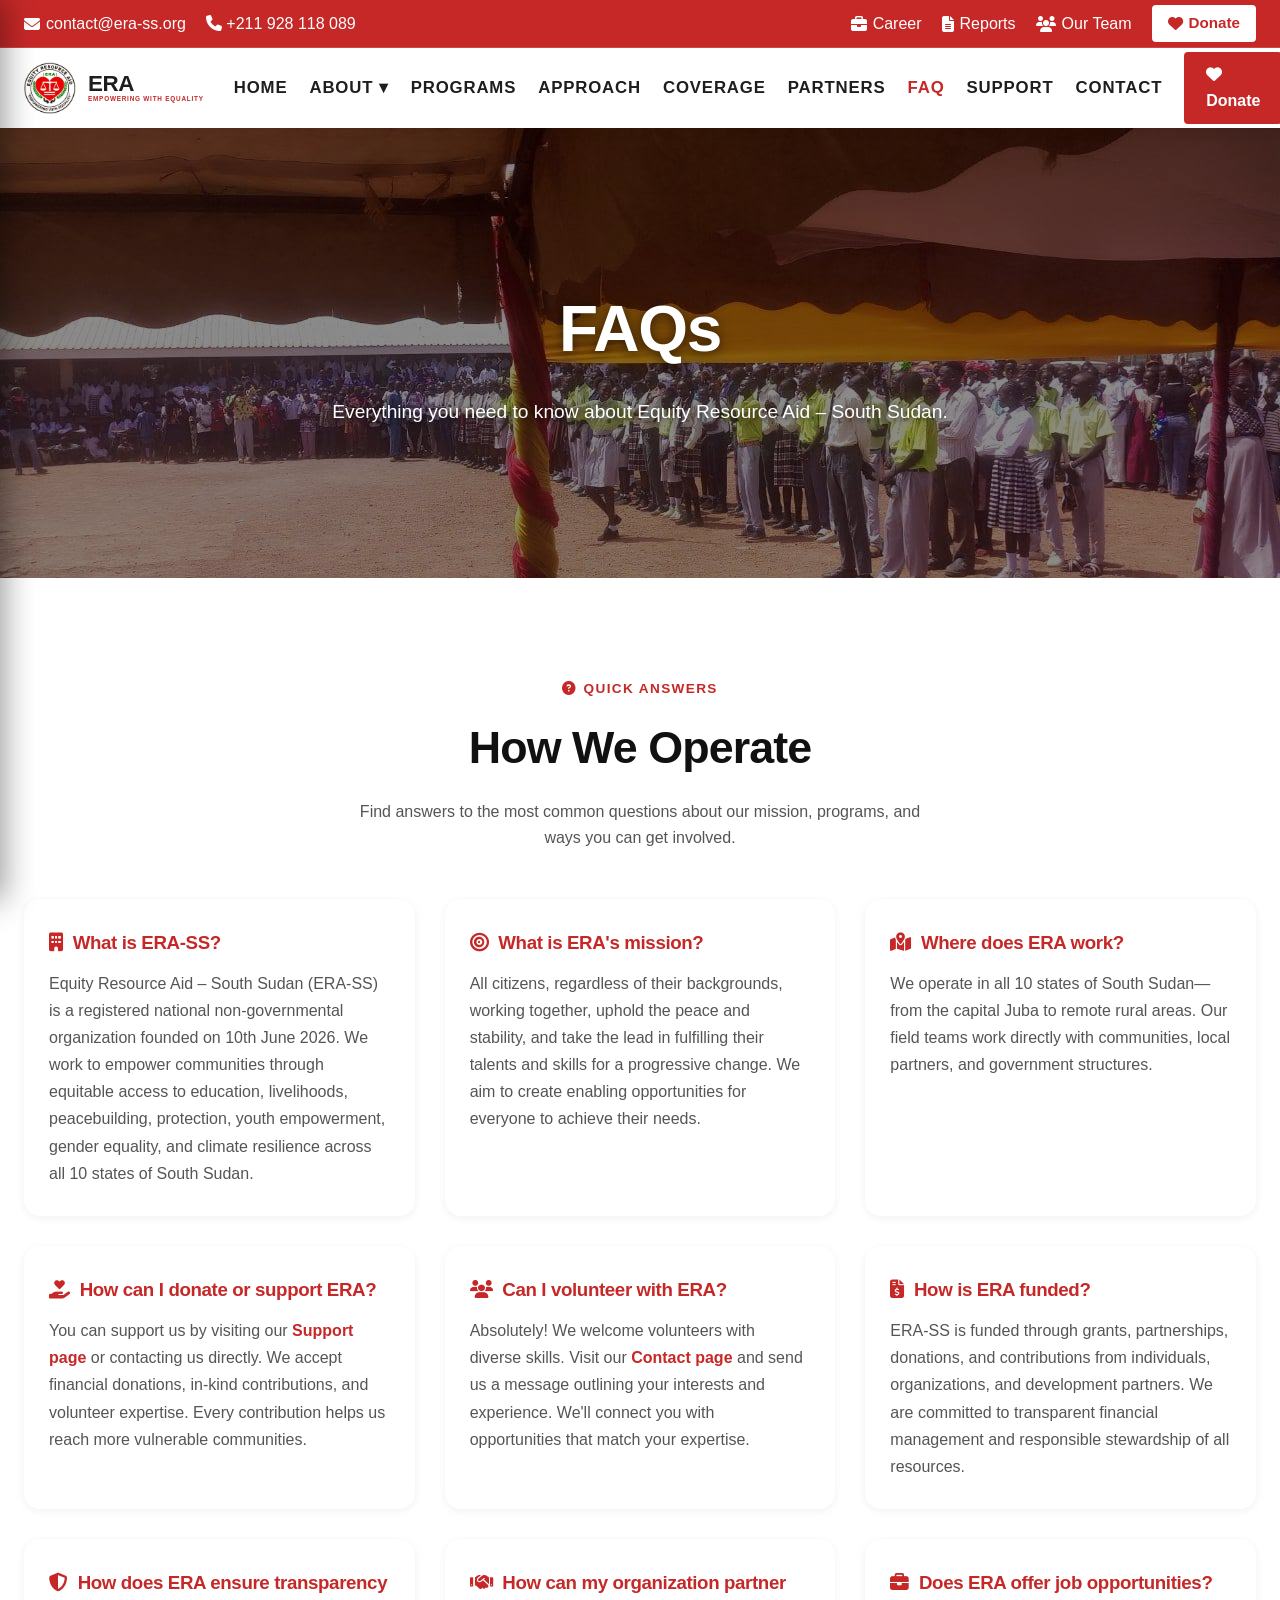
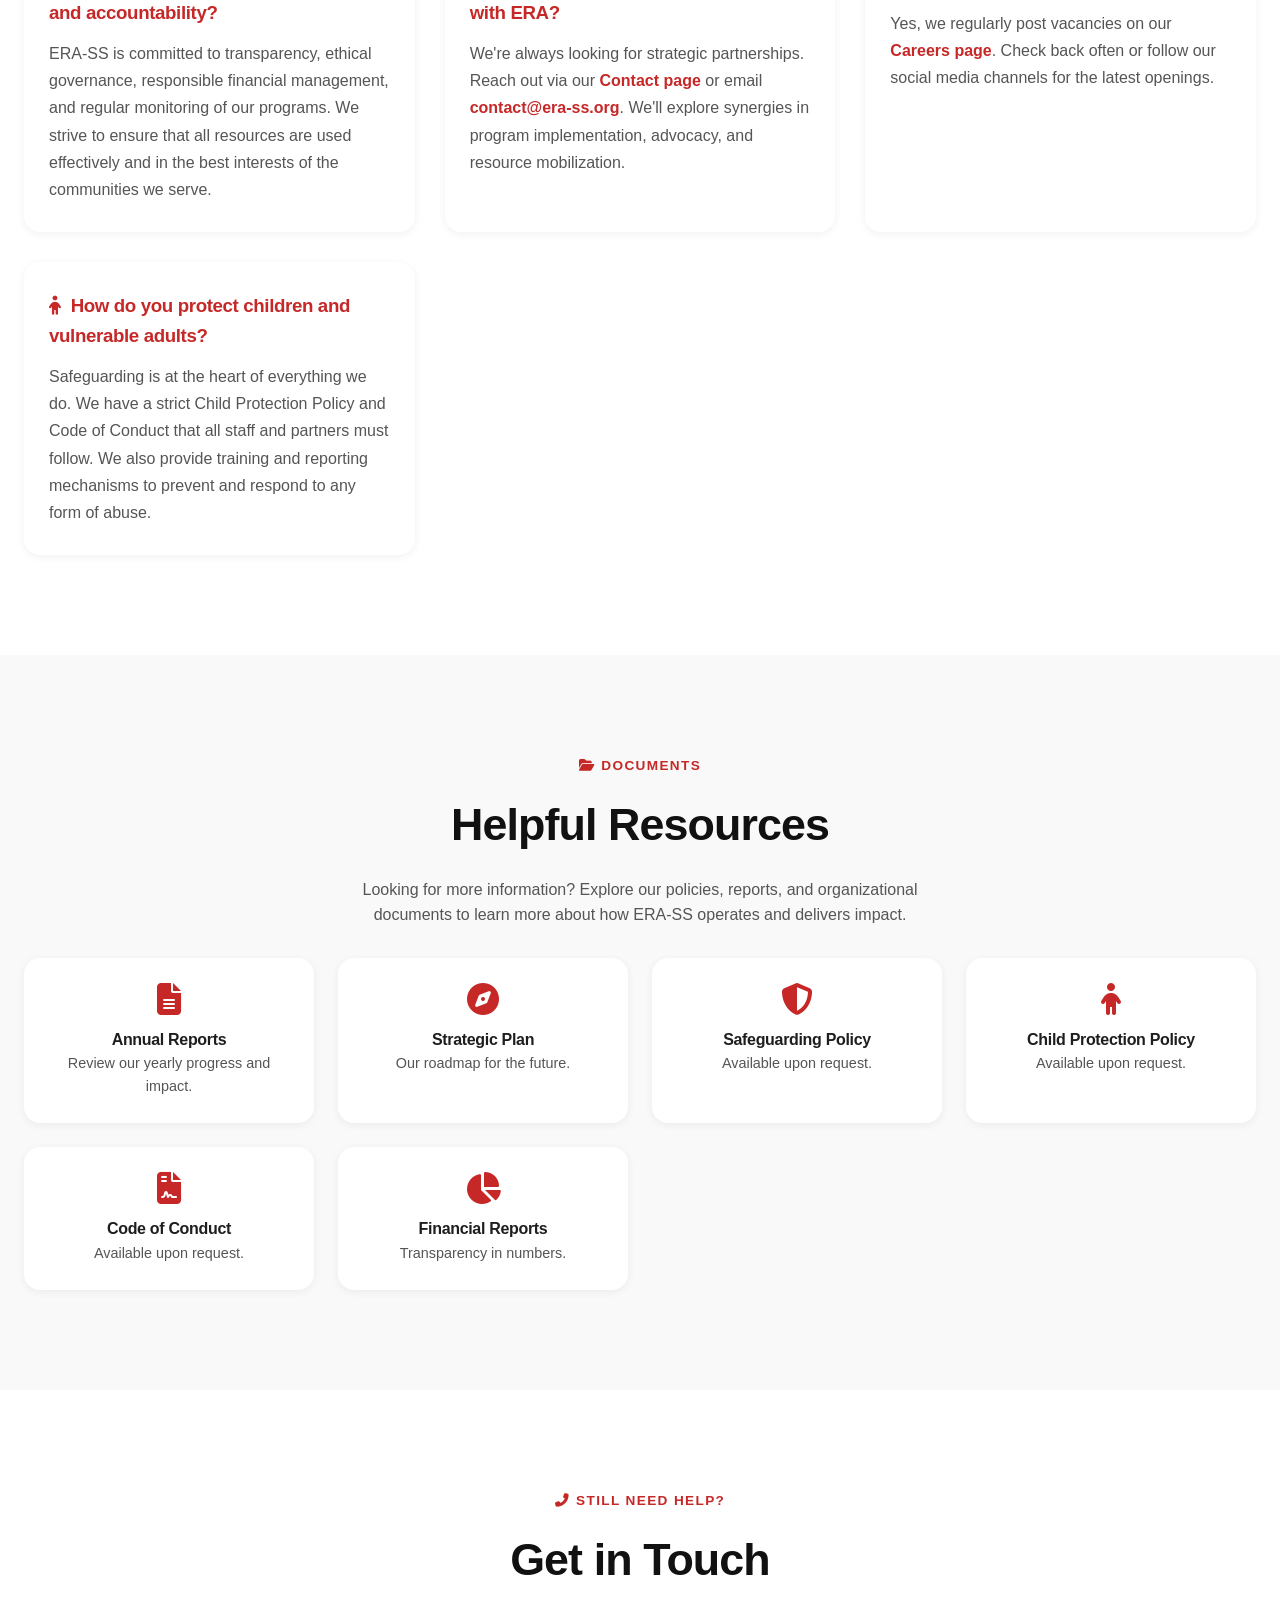
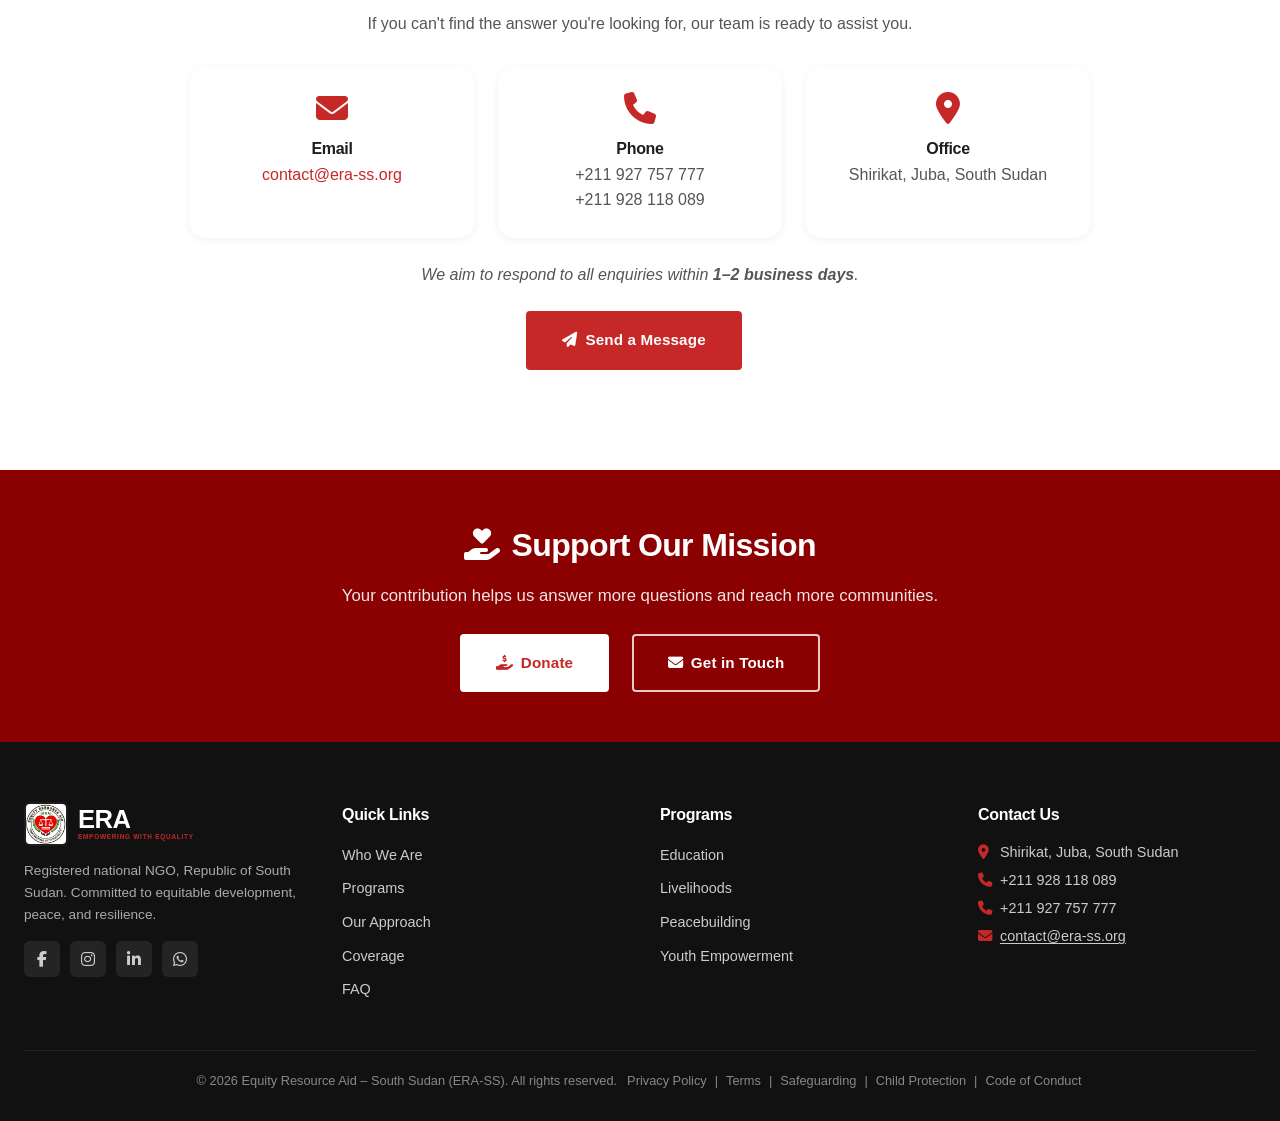
<file: faq.html>
<!DOCTYPE html>
<html lang="en">
<head>
    <meta charset="UTF-8" />
    <meta name="viewport" content="width=device-width, initial-scale=1.0, viewport-fit=cover" />
    <title>Frequently Asked Questions – ERA-SS</title>
    <meta name="description" content="Find answers to frequently asked questions about ERA-SS, our mission, programs, partnerships, volunteering, and transparency." />
    <meta name="theme-color" content="#C62828" />
    <link rel="stylesheet" href="style.css" />
    <link rel="stylesheet" href="https://cdnjs.cloudflare.com/ajax/libs/font-awesome/6.5.0/css/all.min.css" />
</head>
<body>

    <!-- ===== TOP BAR ===== -->
    <div class="top-bar" id="topBar">
        <div class="top-bar-inner">
            <a href="mailto:contact@era-ss.org"><i class="fas fa-envelope"></i> contact@era-ss.org</a>
            <span><i class="fas fa-phone"></i> +211 928 118 089</span>
        </div>
        <div class="top-bar-inner">
            <a href="career.html"><i class="fas fa-briefcase"></i> Career</a>
            <a href="report.html"><i class="fas fa-file-alt"></i> Reports</a>
            <a href="team.html"><i class="fas fa-users"></i> Our Team</a>
            <a href="support.html" class="donate-btn"><i class="fas fa-heart"></i> Donate</a>
        </div>
    </div>

    <!-- ===== NAVBAR ===== -->
    <nav class="navbar" id="navbar">
        <div class="container">
            <a href="index.html" class="logo">
                <img src="assets/erass.jpeg" alt="ERA-SS Logo" onerror="this.outerHTML='<div class=\'logo-fallback\'>E</div>';" />
                <div class="logo-text-wrapper">
                    <span class="logo-text">ERA</span>
                    <span class="logo-sub">Empowering with Equality</span>
                </div>
            </a>
            <div class="nav-links">
                <a href="index.html" class="nav-link">Home</a>
                <div class="dropdown">
                    <a href="about.html" class="nav-link">About ▾</a>
                    <div class="dropdown-menu">
                        <a href="about.html#history">Our Story</a>
                        <a href="about.html#vision-mission">Vision & Mission</a>
                        <a href="about.html#core-values">Core Values</a>
                        <a href="about.html#genesis">Our Genesis</a>
                        <a href="about.html#why-era-exists">Why ERA Exists</a>
                        <a href="about.html#transparency">Transparency</a>
                        <a href="about.html#sdgs">SDGs</a>
                        <a href="team.html">Meet Our Team</a>
                        <a href="report.html">Our Reports</a>
                        <a href="partners.html">Partners &amp; Donors</a>
                    </div>
                </div>
                <a href="programs.html" class="nav-link">Programs</a>
                <a href="approach.html" class="nav-link">Approach</a>
                <a href="coverage.html" class="nav-link">Coverage</a>
                <a href="partners.html" class="nav-link">Partners</a>
                <a href="faq.html" class="nav-link active">FAQ</a>
                <a href="support.html" class="nav-link">Support</a>
                <a href="contact.html" class="nav-link">Contact</a>
                <a href="support.html" class="nav-donate"><i class="fas fa-heart" style="margin-right:6px;"></i>Donate</a>
            </div>
            <button class="mobile-toggle" id="mobileToggle" aria-label="Open menu">☰</button>
        </div>
    </nav>

    <!-- ===== MOBILE MENU ===== -->
    <div class="mobile-overlay" id="mobileOverlay"></div>
    <div class="mobile-menu" id="mobileMenu">
        <div class="mobile-menu-logo">
            <img src="assets/erass.jpeg" alt="ERA-SS Logo" onerror="this.outerHTML='<div class=\'mobile-logo-fallback\'>E</div>';" />
            <div class="mobile-logo-text-wrapper">
                <span class="mobile-logo-text">ERA</span>
                <span class="mobile-logo-sub">Empowering with Equality</span>
            </div>
        </div>
        <a href="index.html">Home</a>
        <button class="mobile-dropdown-btn" data-target="mobile-about-submenu">
            <span>About</span>
            <span class="dropdown-chevron">▾</span>
        </button>
        <div class="mobile-submenu" id="mobile-about-submenu">
            <a href="about.html#history">Our Story</a>
            <a href="about.html#vision-mission">Vision & Mission</a>
            <a href="about.html#core-values">Core Values</a>
            <a href="about.html#genesis">Our Genesis</a>
            <a href="about.html#why-era-exists">Why ERA Exists</a>
            <a href="about.html#transparency">Transparency</a>
            <a href="about.html#sdgs">SDGs</a>
            <a href="team.html">Meet Our Team</a>
            <a href="report.html">Our Reports</a>
            <a href="partners.html">Partners &amp; Donors</a>
        </div>
        <a href="programs.html">Programs</a>
        <a href="approach.html">Approach</a>
        <a href="coverage.html">Coverage</a>
        <a href="partners.html">Partners</a>
        <a href="faq.html">FAQ</a>
        <a href="support.html">Support</a>
        <a href="contact.html">Contact</a>
        <a href="support.html" class="mobile-donate"><i class="fas fa-heart" style="margin-right:8px;"></i>Donate</a>
    </div>

    <!-- ===== MAIN CONTENT ===== -->
    <main>

        <!-- ===== HERO ===== -->
        <section class="hero" style="background-image: url('assets/equity4.jpg'); height: 50vh; min-height: 350px; display: flex; align-items: center; justify-content: center; position: relative;">
            <div class="slide-overlay" style="background: rgba(0,0,0,0.45);"></div>
            <div class="container" style="position: relative; z-index: 3; text-align: center;">
                <h1 style="color: #fff; font-size: clamp(2.5rem, 5vw, 4rem); font-weight: 800; text-shadow: 0 2px 12px rgba(0,0,0,0.6);">FAQs</h1>
                <p style="color: #fff; font-size: 1.2rem; max-width: 700px; margin: 16px auto 0; text-shadow: 0 1px 6px rgba(0,0,0,0.6);">Everything you need to know about Equity Resource Aid – South Sudan.</p>
            </div>
        </section>

        <!-- ===== FAQ CONTENT ===== -->
        <section class="section bg-white">
            <div class="container">
                <div class="text-center" style="margin-bottom: 48px;">
                    <p class="section-subtitle"><i class="fas fa-question-circle" style="margin-right:6px;"></i>Quick Answers</p>
                    <h2 class="section-title">How We Operate</h2>
                    <p style="max-width: 600px; margin: 0 auto; color: var(--text-muted);">
                        Find answers to the most common questions about our mission, programs, and ways you can get involved.
                    </p>
                </div>

                <div class="grid-2" style="gap: 30px;">
                    <!-- Q1 -->
                    <div class="card" style="padding: 28px 24px;">
                        <h3 style="color: var(--era-primary); margin-bottom: 12px;"><i class="fas fa-building" style="margin-right:10px;"></i>What is ERA-SS?</h3>
                        <p style="color: var(--text-muted); line-height: 1.7;">
                            Equity Resource Aid – South Sudan (ERA-SS) is a registered national non‑governmental organization 
                            founded on 10th June 2026. We work to empower communities through equitable access to education, 
                            livelihoods, peacebuilding, protection, youth empowerment, gender equality, and climate resilience 
                            across all 10 states of South Sudan.
                        </p>
                    </div>

                    <!-- Q2 -->
                    <div class="card" style="padding: 28px 24px;">
                        <h3 style="color: var(--era-primary); margin-bottom: 12px;"><i class="fas fa-bullseye" style="margin-right:10px;"></i>What is ERA's mission?</h3>
                        <p style="color: var(--text-muted); line-height: 1.7;">
                            All citizens, regardless of their backgrounds, working together, uphold the peace and stability, 
                            and take the lead in fulfilling their talents and skills for a progressive change. We aim to create 
                            enabling opportunities for everyone to achieve their needs.
                        </p>
                    </div>

                    <!-- Q3 -->
                    <div class="card" style="padding: 28px 24px;">
                        <h3 style="color: var(--era-primary); margin-bottom: 12px;"><i class="fas fa-map-marked-alt" style="margin-right:10px;"></i>Where does ERA work?</h3>
                        <p style="color: var(--text-muted); line-height: 1.7;">
                            We operate in all 10 states of South Sudan—from the capital Juba to remote rural areas. 
                            Our field teams work directly with communities, local partners, and government structures.
                        </p>
                    </div>

                    <!-- Q4 -->
                    <div class="card" style="padding: 28px 24px;">
                        <h3 style="color: var(--era-primary); margin-bottom: 12px;"><i class="fas fa-hand-holding-heart" style="margin-right:10px;"></i>How can I donate or support ERA?</h3>
                        <p style="color: var(--text-muted); line-height: 1.7;">
                            You can support us by visiting our <a href="support.html" style="color: var(--era-primary); font-weight: 600;">Support page</a> 
                            or contacting us directly. We accept financial donations, in‑kind contributions, and 
                            volunteer expertise. Every contribution helps us reach more vulnerable communities.
                        </p>
                    </div>

                    <!-- Q5 -->
                    <div class="card" style="padding: 28px 24px;">
                        <h3 style="color: var(--era-primary); margin-bottom: 12px;"><i class="fas fa-users" style="margin-right:10px;"></i>Can I volunteer with ERA?</h3>
                        <p style="color: var(--text-muted); line-height: 1.7;">
                            Absolutely! We welcome volunteers with diverse skills. Visit our <a href="contact.html" style="color: var(--era-primary); font-weight: 600;">Contact page</a> 
                            and send us a message outlining your interests and experience. We'll connect you with opportunities 
                            that match your expertise.
                        </p>
                    </div>

                    <!-- Q6 -->
                    <div class="card" style="padding: 28px 24px;">
                        <h3 style="color: var(--era-primary); margin-bottom: 12px;"><i class="fas fa-file-invoice-dollar" style="margin-right:10px;"></i>How is ERA funded?</h3>
                        <p style="color: var(--text-muted); line-height: 1.7;">
                            ERA-SS is funded through grants, partnerships, donations, and contributions from individuals, 
                            organizations, and development partners. We are committed to transparent financial management 
                            and responsible stewardship of all resources.
                        </p>
                    </div>

                    <!-- Q7 -->
                    <div class="card" style="padding: 28px 24px;">
                        <h3 style="color: var(--era-primary); margin-bottom: 12px;"><i class="fas fa-shield-alt" style="margin-right:10px;"></i>How does ERA ensure transparency and accountability?</h3>
                        <p style="color: var(--text-muted); line-height: 1.7;">
                            ERA-SS is committed to transparency, ethical governance, responsible financial management, 
                            and regular monitoring of our programs. We strive to ensure that all resources are used 
                            effectively and in the best interests of the communities we serve.
                        </p>
                    </div>

                    <!-- Q8 -->
                    <div class="card" style="padding: 28px 24px;">
                        <h3 style="color: var(--era-primary); margin-bottom: 12px;"><i class="fas fa-handshake" style="margin-right:10px;"></i>How can my organization partner with ERA?</h3>
                        <p style="color: var(--text-muted); line-height: 1.7;">
                            We're always looking for strategic partnerships. Reach out via our <a href="contact.html" style="color: var(--era-primary); font-weight: 600;">Contact page</a> 
                            or email <a href="mailto:contact@era-ss.org" style="color: var(--era-primary); font-weight: 600;">contact@era-ss.org</a>. 
                            We'll explore synergies in program implementation, advocacy, and resource mobilization.
                        </p>
                    </div>

                    <!-- Q9 -->
                    <div class="card" style="padding: 28px 24px;">
                        <h3 style="color: var(--era-primary); margin-bottom: 12px;"><i class="fas fa-briefcase" style="margin-right:10px;"></i>Does ERA offer job opportunities?</h3>
                        <p style="color: var(--text-muted); line-height: 1.7;">
                            Yes, we regularly post vacancies on our <a href="career.html" style="color: var(--era-primary); font-weight: 600;">Careers page</a>. 
                            Check back often or follow our social media channels for the latest openings.
                        </p>
                    </div>

                    <!-- Q10 -->
                    <div class="card" style="padding: 28px 24px;">
                        <h3 style="color: var(--era-primary); margin-bottom: 12px;"><i class="fas fa-child" style="margin-right:10px;"></i>How do you protect children and vulnerable adults?</h3>
                        <p style="color: var(--text-muted); line-height: 1.7;">
                            Safeguarding is at the heart of everything we do. We have a strict Child Protection Policy and 
                            Code of Conduct that all staff and partners must follow. We also provide training and reporting 
                            mechanisms to prevent and respond to any form of abuse.
                        </p>
                    </div>
                </div>
            </div>
        </section>

        <!-- ===== HELPFUL RESOURCES ===== -->
        <section id="resources" class="section bg-light">
            <div class="container text-center">
                <p class="section-subtitle"><i class="fas fa-folder-open" style="margin-right:6px;"></i>Documents</p>
                <h2 class="section-title">Helpful Resources</h2>
                <p style="max-width: 600px; margin: 0 auto 30px; color: var(--text-muted);">
                    Looking for more information? Explore our policies, reports, and organizational documents to learn more about how ERA-SS operates and delivers impact.
                </p>
                <div class="grid-3" style="gap: 24px;">
                    <a href="report.html" class="card resource-card" style="text-align: center; padding: 24px; text-decoration: none; color: inherit;">
                        <i class="fas fa-file-alt" style="font-size: 2rem; color: var(--era-primary); margin-bottom: 12px;"></i>
                        <h4>Annual Reports</h4>
                        <p style="color: var(--text-muted); font-size: 0.9rem;">Review our yearly progress and impact.</p>
                    </a>
                    <a href="report.html" class="card resource-card" style="text-align: center; padding: 24px; text-decoration: none; color: inherit;">
                        <i class="fas fa-compass" style="font-size: 2rem; color: var(--era-primary); margin-bottom: 12px;"></i>
                        <h4>Strategic Plan</h4>
                        <p style="color: var(--text-muted); font-size: 0.9rem;">Our roadmap for the future.</p>
                    </a>
                    <a href="contact.html" class="card resource-card" style="text-align: center; padding: 24px; text-decoration: none; color: inherit;">
                        <i class="fas fa-shield-alt" style="font-size: 2rem; color: var(--era-primary); margin-bottom: 12px;"></i>
                        <h4>Safeguarding Policy</h4>
                        <p style="color: var(--text-muted); font-size: 0.9rem;">Available upon request.</p>
                    </a>
                    <a href="contact.html" class="card resource-card" style="text-align: center; padding: 24px; text-decoration: none; color: inherit;">
                        <i class="fas fa-child" style="font-size: 2rem; color: var(--era-primary); margin-bottom: 12px;"></i>
                        <h4>Child Protection Policy</h4>
                        <p style="color: var(--text-muted); font-size: 0.9rem;">Available upon request.</p>
                    </a>
                    <a href="contact.html" class="card resource-card" style="text-align: center; padding: 24px; text-decoration: none; color: inherit;">
                        <i class="fas fa-file-contract" style="font-size: 2rem; color: var(--era-primary); margin-bottom: 12px;"></i>
                        <h4>Code of Conduct</h4>
                        <p style="color: var(--text-muted); font-size: 0.9rem;">Available upon request.</p>
                    </a>
                    <a href="report.html" class="card resource-card" style="text-align: center; padding: 24px; text-decoration: none; color: inherit;">
                        <i class="fas fa-chart-pie" style="font-size: 2rem; color: var(--era-primary); margin-bottom: 12px;"></i>
                        <h4>Financial Reports</h4>
                        <p style="color: var(--text-muted); font-size: 0.9rem;">Transparency in numbers.</p>
                    </a>
                </div>
            </div>
        </section>

        <!-- ===== GET IN TOUCH ===== -->
        <section id="get-in-touch" class="section bg-white">
            <div class="container text-center">
                <p class="section-subtitle"><i class="fas fa-phone-alt" style="margin-right:6px;"></i>Still need help?</p>
                <h2 class="section-title">Get in Touch</h2>
                <p style="max-width: 600px; margin: 0 auto 30px; color: var(--text-muted);">
                    If you can't find the answer you're looking for, our team is ready to assist you.
                </p>
                <div class="grid-3" style="gap: 24px; max-width: 900px; margin: 0 auto;">
                    <div class="card" style="padding: 24px; text-align: center;">
                        <i class="fas fa-envelope" style="font-size: 2rem; color: var(--era-primary); margin-bottom: 12px;"></i>
                        <h4>Email</h4>
                        <p style="color: var(--text-muted);"><a href="mailto:contact@era-ss.org" style="color: var(--era-primary);">contact@era-ss.org</a></p>
                    </div>
                    <div class="card" style="padding: 24px; text-align: center;">
                        <i class="fas fa-phone" style="font-size: 2rem; color: var(--era-primary); margin-bottom: 12px;"></i>
                        <h4>Phone</h4>
                        <p style="color: var(--text-muted);">
                            +211 927 757 777<br>
                            +211 928 118 089
                        </p>
                    </div>
                    <div class="card" style="padding: 24px; text-align: center;">
                        <i class="fas fa-map-marker-alt" style="font-size: 2rem; color: var(--era-primary); margin-bottom: 12px;"></i>
                        <h4>Office</h4>
                        <p style="color: var(--text-muted);">
                            Shirikat, Juba, South Sudan
                        </p>
                    </div>
                </div>
                <p style="margin-top: 24px; color: var(--text-muted); font-style: italic;">
                    We aim to respond to all enquiries within <strong>1–2 business days</strong>.
                </p>
                <div style="margin-top: 24px;">
                    <a href="contact.html" class="btn btn-primary"><i class="fas fa-paper-plane" style="margin-right:8px;"></i>Send a Message</a>
                </div>
            </div>
        </section>

        <!-- ===== CALL TO ACTION ===== -->
        <section class="cta-banner" style="background: var(--era-primary-dark);">
            <div class="container text-center">
                <h2 style="color: #fff;"><i class="fas fa-hand-holding-heart" style="margin-right:12px;"></i>Support Our Mission</h2>
                <p style="max-width: 600px; margin: 0 auto; opacity: 0.9; color: #fff;">
                    Your contribution helps us answer more questions and reach more communities.
                </p>
                <div style="margin-top: 24px;">
                    <a href="support.html" class="btn btn-light" style="margin-right: 10px;"><i class="fas fa-hand-holding-usd" style="margin-right:8px;"></i>Donate</a>
                    <a href="contact.html" class="btn btn-outline-light"><i class="fas fa-envelope" style="margin-right:8px;"></i>Get in Touch</a>
                </div>
            </div>
        </section>

    </main>

    <!-- ===== FOOTER ===== -->
    <footer class="footer">
        <div class="container">
            <div class="footer-grid">
                <div class="footer-col">
                    <div class="footer-logo">
                        <img src="assets/erass.jpeg" alt="ERA-SS Logo" class="footer-logo-img" onerror="this.outerHTML='<div style=\'width:44px;height:44px;background:var(--era-primary);border-radius:6px;display:flex;align-items:center;justify-content:center;color:#fff;font-weight:800;font-size:1.3rem;\'>E</div>';" />
                        <div class="footer-brand-wrapper">
                            <span class="footer-brand-name">ERA</span>
                            <span class="footer-brand-sub">Empowering with Equality</span>
                        </div>
                    </div>
                    <p class="footer-description">Registered national NGO, Republic of South Sudan. Committed to equitable development, peace, and resilience.</p>
                    <div class="footer-socials">
                        <a href="https://www.facebook.com/people/Equity-Resource-Aid-South-Sudan/61590477338666/" target="_blank" class="footer-social-icon"><i class="fab fa-facebook-f"></i></a>
                        <a href="https://www.instagram.com/equityresourceaid?igsh=MTRuMzd4bTc2azZmZA==" target="_blank" class="footer-social-icon"><i class="fab fa-instagram"></i></a>
                        <a href="https://www.linkedin.com/in/equity-resource-aid-south-sudan-45a908414" target="_blank" class="footer-social-icon"><i class="fab fa-linkedin-in"></i></a>
                        <a href="https://wa.me/211928118089" target="_blank" class="footer-social-icon"><i class="fab fa-whatsapp"></i></a>
                    </div>
                </div>
                <div class="footer-col">
                    <h4>Quick Links</h4>
                    <ul class="footer-links">
                        <li><a href="about.html">Who We Are</a></li>
                        <li><a href="programs.html">Programs</a></li>
                        <li><a href="approach.html">Our Approach</a></li>
                        <li><a href="coverage.html">Coverage</a></li>
                        <li><a href="faq.html">FAQ</a></li>
                    </ul>
                </div>
                <div class="footer-col">
                    <h4>Programs</h4>
                    <ul class="footer-links">
                        <li><a href="programs.html#programs-grid">Education</a></li>
                        <li><a href="programs.html#programs-grid">Livelihoods</a></li>
                        <li><a href="programs.html#programs-grid">Peacebuilding</a></li>
                        <li><a href="programs.html#programs-grid">Youth Empowerment</a></li>
                    </ul>
                </div>
                <div class="footer-col">
                    <h4>Contact Us</h4>
                    <ul class="footer-contact-info">
                        <li><i class="fas fa-location-dot" style="width:18px;color:var(--era-primary);"></i> Shirikat, Juba, South Sudan</li>
                        <li><i class="fas fa-phone" style="width:18px;color:var(--era-primary);"></i> +211 928 118 089</li>
                        <li><i class="fas fa-phone" style="width:18px;color:var(--era-primary);"></i> +211 927 757 777</li>
                        <li><i class="fas fa-envelope" style="width:18px;color:var(--era-primary);"></i> <a href="mailto:contact@era-ss.org">contact@era-ss.org</a></li>
                    </ul>
                </div>
            </div>
            <div class="footer-bottom">
                <p>© 2026 Equity Resource Aid – South Sudan (ERA-SS). All rights reserved.</p>
                <div class="footer-legal">
                    <a href="#">Privacy Policy</a> |
                    <a href="#">Terms</a> |
                    <a href="#">Safeguarding</a> |
                    <a href="#">Child Protection</a> |
                    <a href="#">Code of Conduct</a>
                </div>
            </div>
        </div>
    </footer>

    <script src="script.js"></script>
</body>
</html>
</file>
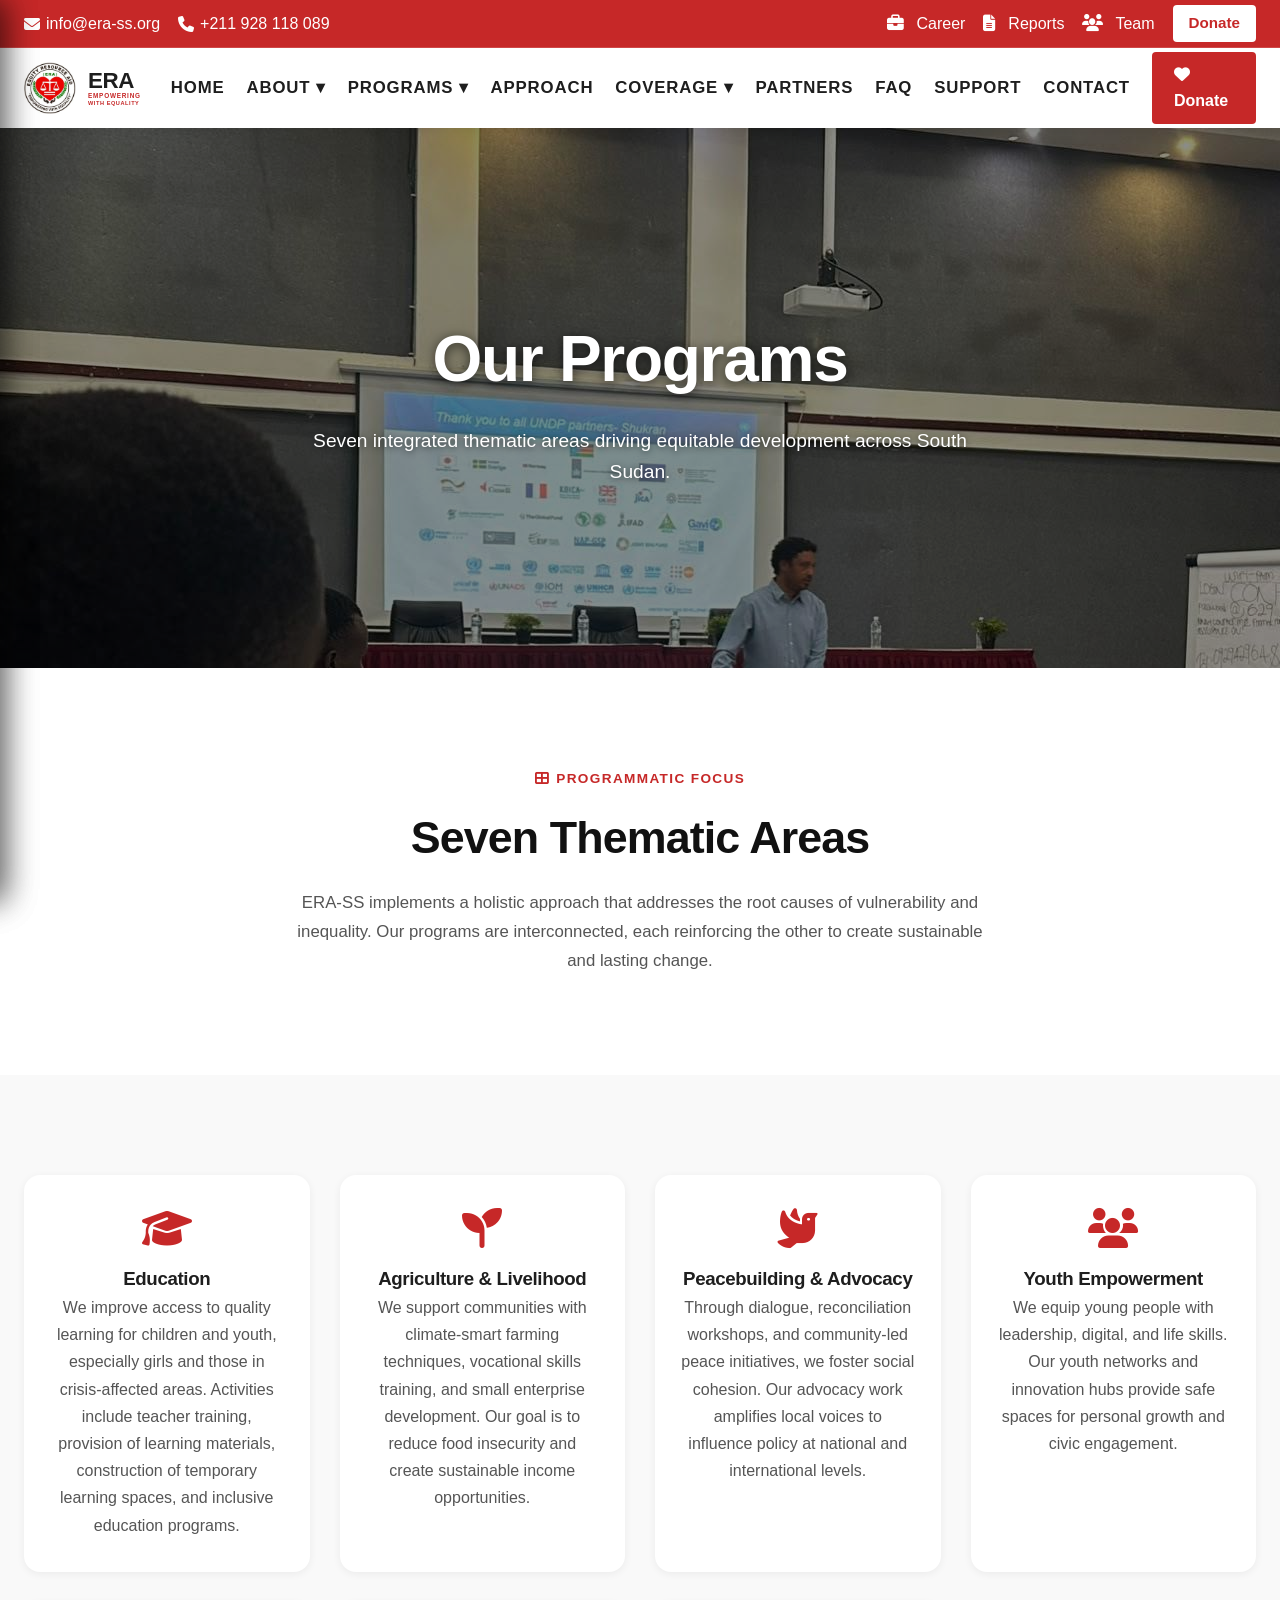
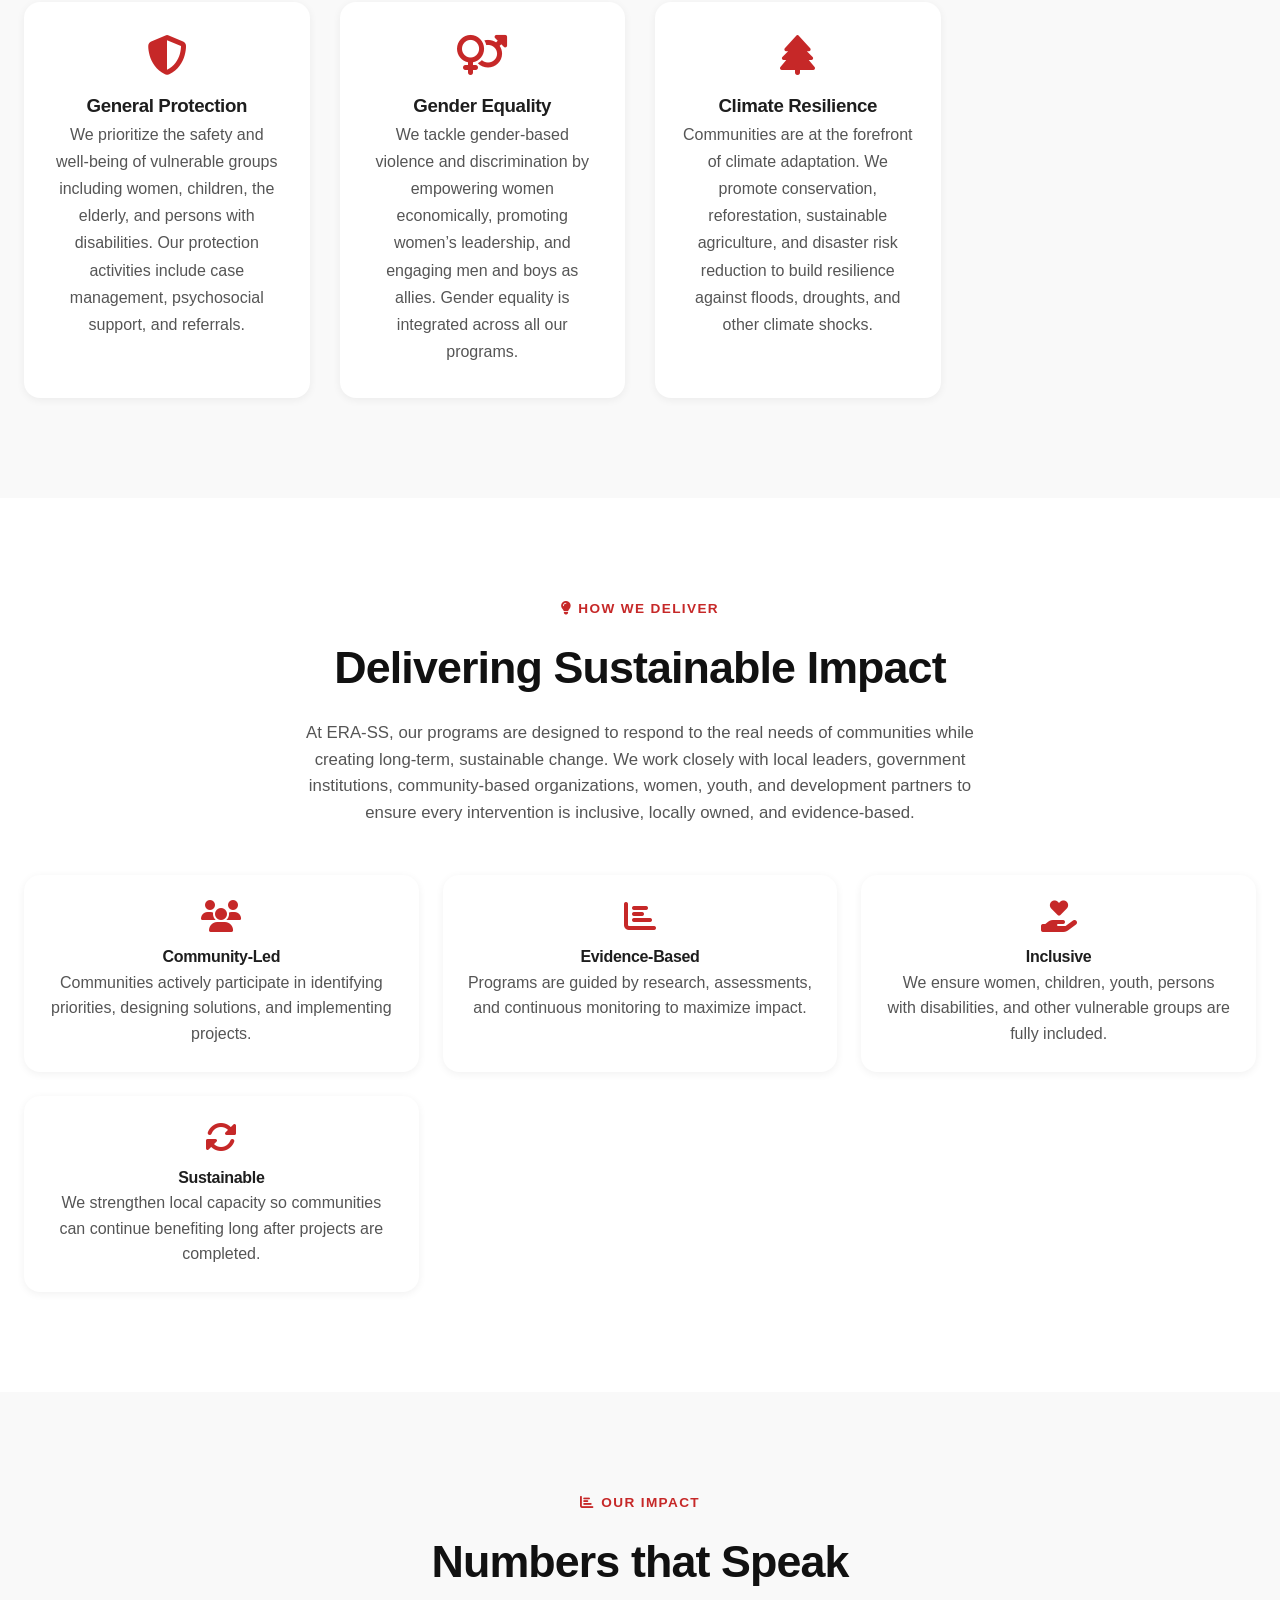
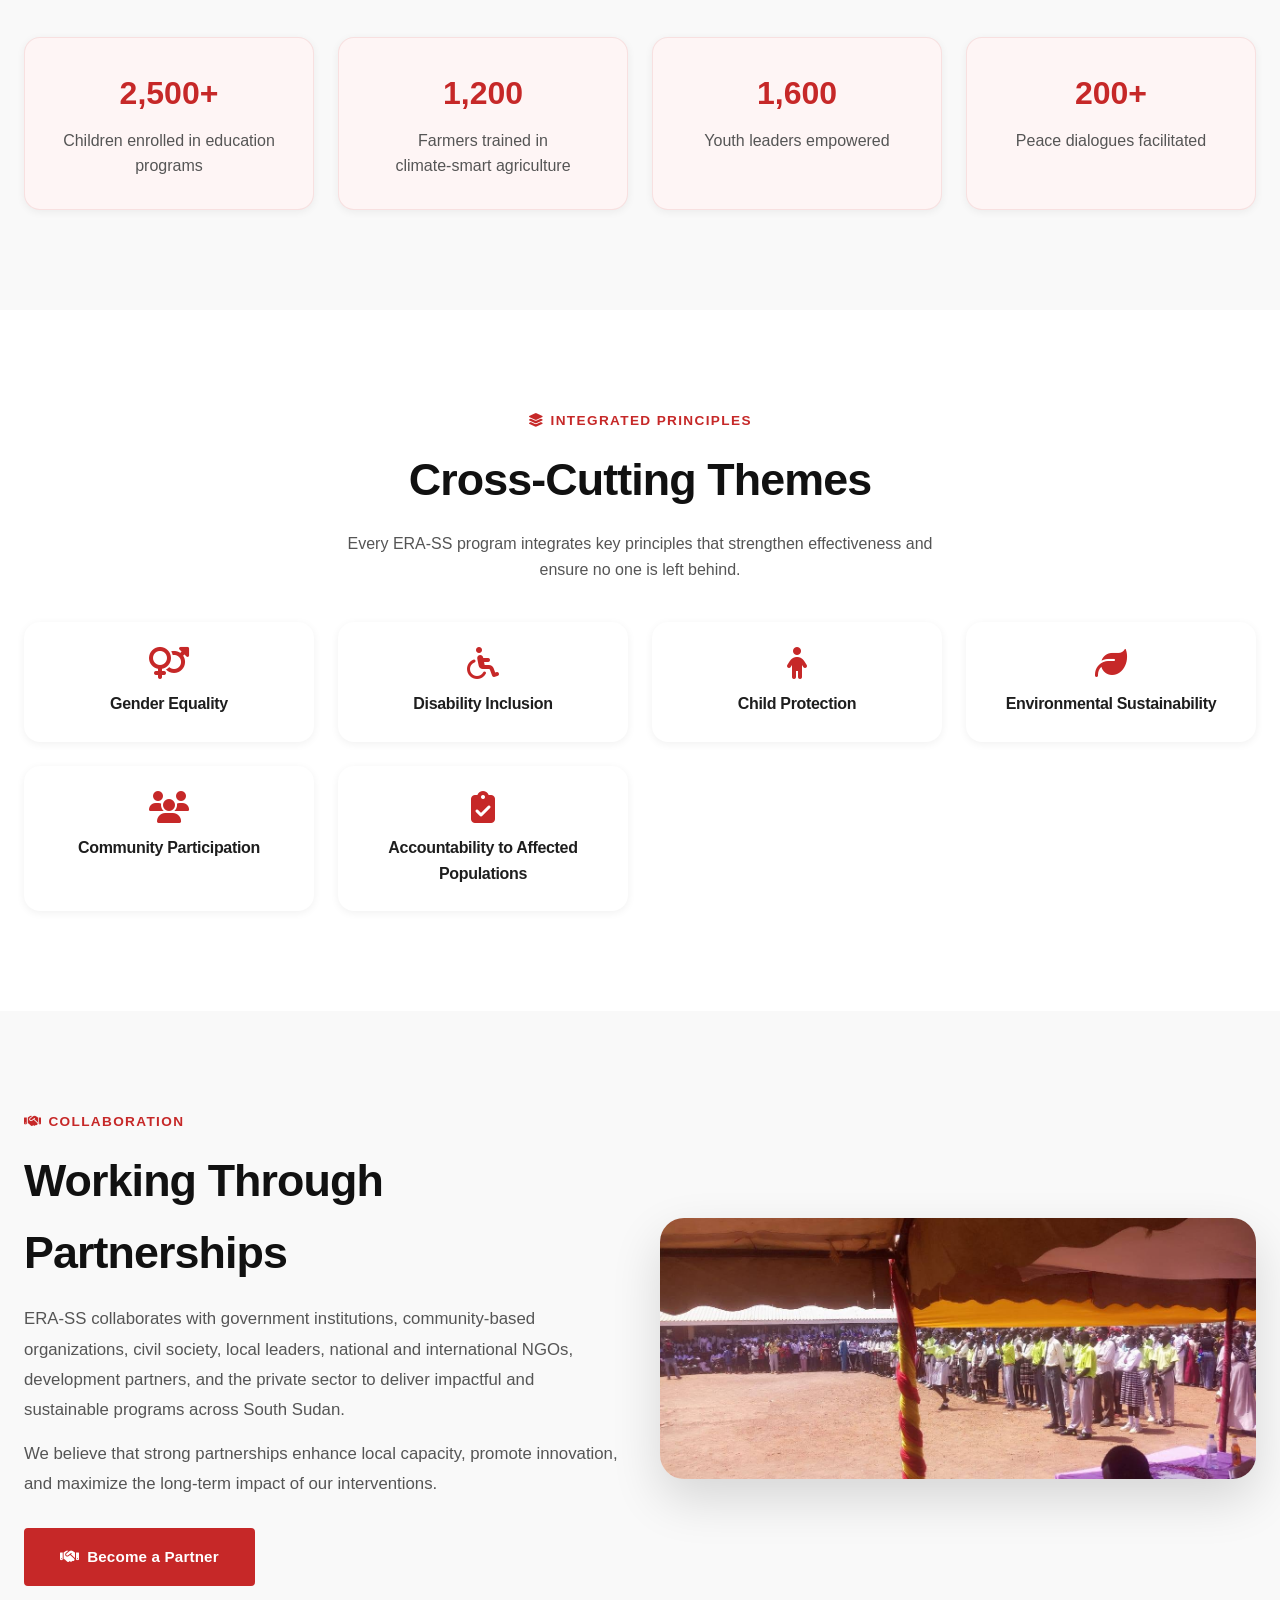
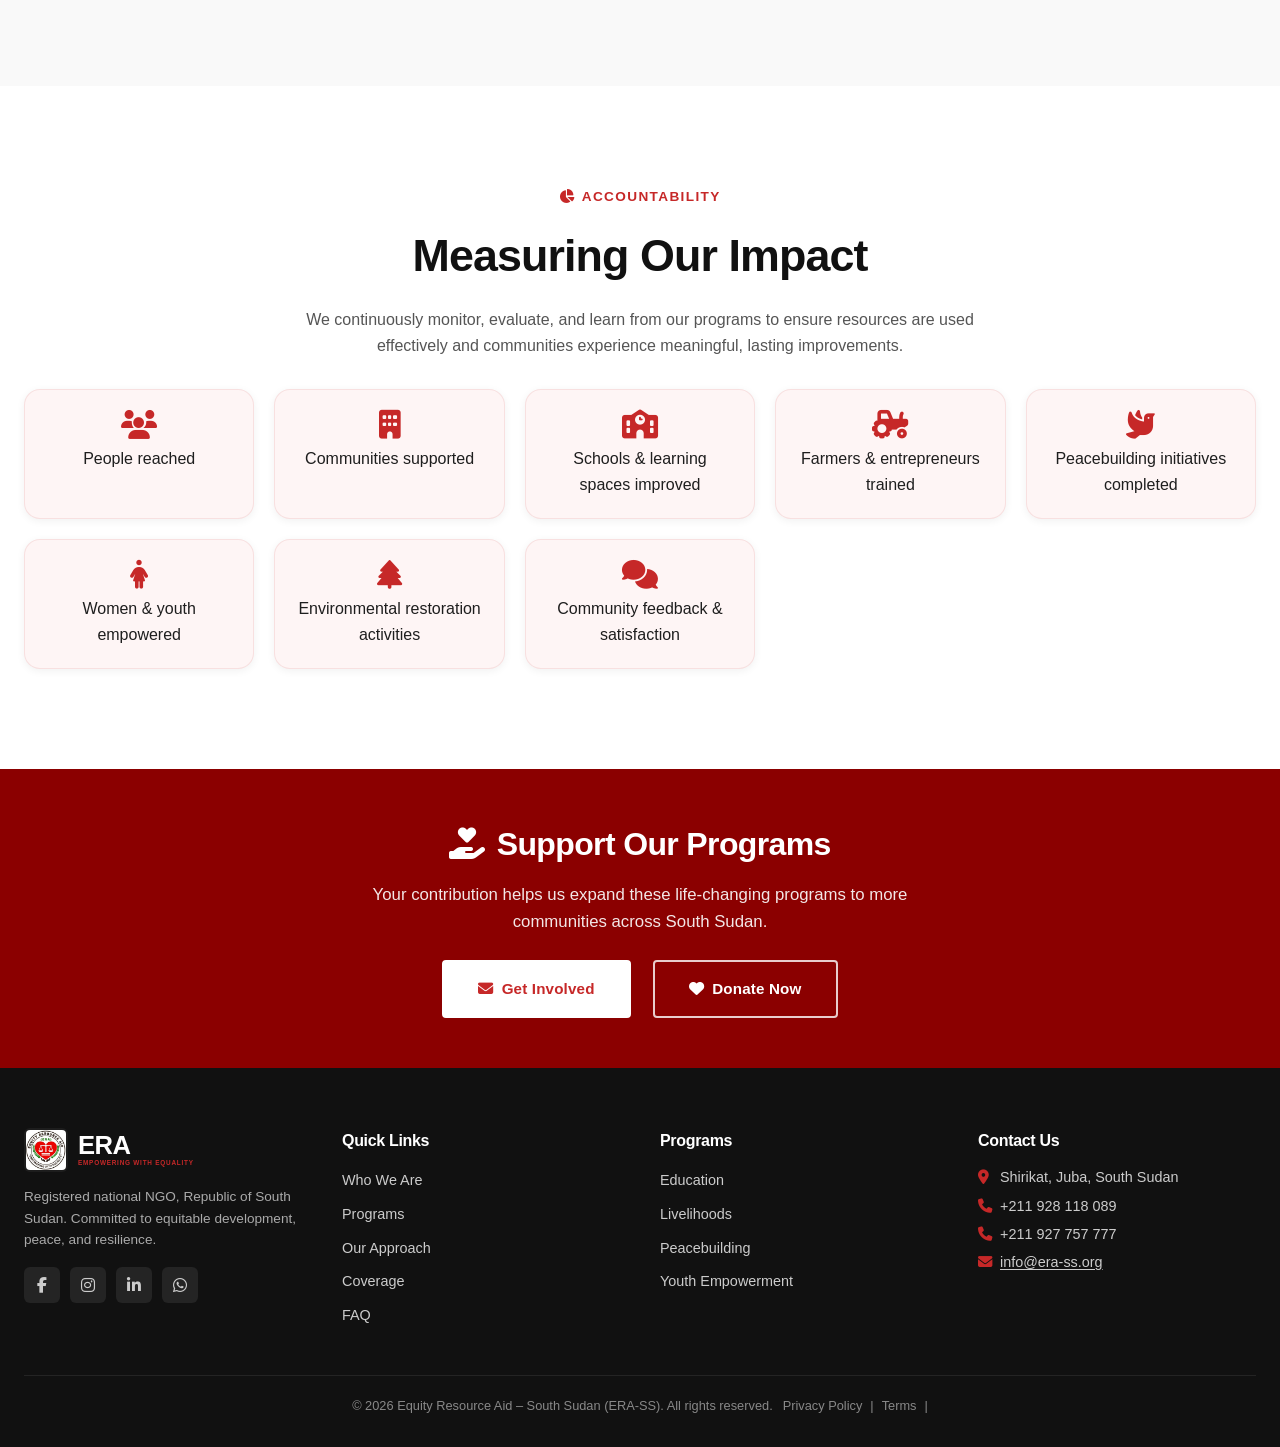
<file: programs.html>
<!DOCTYPE html>
<html lang="en">
<head>
    <meta charset="UTF-8" />
    <meta name="viewport" content="width=device-width, initial-scale=1.0, viewport-fit=cover" />
    <title>Our Programs – ERA-SS Thematic Areas</title>
    <meta name="description" content="ERA-SS implements seven thematic programs: Education, Agriculture & Livelihood, Peacebuilding, Youth Empowerment, Protection, Gender Equality, and Climate Resilience." />
    <meta name="theme-color" content="#C62828" />
    <link rel="stylesheet" href="style.css" />
    <link rel="stylesheet" href="https://cdnjs.cloudflare.com/ajax/libs/font-awesome/6.5.0/css/all.min.css" />
</head>
<body>
<!-- ===== TOP BAR ===== -->
<div class="top-bar" id="topBar">
    <div class="top-bar-inner left">
        <a href="mailto:info@era-ss.org">
            <i class="fas fa-envelope"></i>
            <span class="label">info@era-ss.org</span>
        </a>
        <a href="tel:+211928118089">
            <i class="fas fa-phone"></i>
            <span class="label">+211 928 118 089</span>
        </a>
    </div>
    <div class="top-bar-inner right">
        <a href="career.html" class="nav-link-top"><i class="fas fa-briefcase"></i> Career</a>
        <a href="report.html" class="nav-link-top"><i class="fas fa-file-alt"></i> Reports</a>
        <a href="team.html" class="nav-link-top"><i class="fas fa-users"></i> Team</a>
        <a href="support.html" class="donate-btn">Donate</a>
    </div>
</div>

<!-- ===== NAVBAR ===== -->
<nav class="navbar" id="navbar">
    <div class="container">
        <a href="index.html" class="logo">
            <img src="assets/erass.jpeg" alt="ERA-SS Logo" onerror="this.outerHTML='<div class=\'logo-fallback\'>E</div>';" />
            <div class="logo-text-wrapper">
                <span class="logo-text">ERA</span>
                <span class="logo-sub">EMPOWERING</span>
                <span class="logo-sub-line2">WITH EQUALITY</span>
            </div>
        </a>
        <div class="nav-links">
            <a href="index.html" class="nav-link">Home</a>
            <div class="dropdown">
                <a href="about.html" class="nav-link">About ▾</a>
                <div class="dropdown-menu">
                    <a href="about.html#background">Know Who We Are</a>
                    <a href="about.html#vision">Our Genesis</a>
                    <a href="team.html">Meet Our Team</a>
                    <a href="report.html">Our Reports</a>
                    <a href="partners.html">Partners &amp; Donors</a>
                </div>
            </div>
            <div class="dropdown">
                <a href="programs.html" class="nav-link">Programs ▾</a>
                <div class="dropdown-menu">
                    <a href="programs.html#education">Education</a>
                    <a href="programs.html#livelihoods">Agriculture &amp; Livelihood</a>
                    <a href="programs.html#peacebuilding">Peacebuilding &amp; Advocacy</a>
                    <a href="programs.html#youth">Youth Empowerment</a>
                    <a href="programs.html#protection">General Protection</a>
                    <a href="programs.html#gender">Gender Equality</a>
                    <a href="programs.html#climate">Climate Resilience</a>
                </div>
            </div>
            <a href="approach.html" class="nav-link">Approach</a>
            <div class="dropdown">
                <a href="coverage.html" class="nav-link">Coverage ▾</a>
                <div class="dropdown-menu">
                    <a href="coverage.html#central-equatoria">Central Equatoria</a>
                    <a href="coverage.html#jonglei">Jonglei</a>
                    <a href="coverage.html#unity">Unity</a>
                    <a href="coverage.html#upper-nile">Upper Nile</a>
                    <a href="coverage.html#lakes">Lakes</a>
                    <a href="coverage.html#warrap">Warrap</a>
                    <a href="coverage.html#northern-bahr-el-ghazal">Northern Bahr el Ghazal</a>
                    <a href="coverage.html#western-bahr-el-ghazal">Western Bahr el Ghazal</a>
                    <a href="coverage.html#abyei">Abyei Administrative Area</a>
                    <a href="coverage.html#ruweng">Ruweng Administrative Area</a>
                </div>
            </div>
            <a href="partners.html" class="nav-link">Partners</a>
            <a href="faq.html" class="nav-link">FAQ</a>
            <a href="support.html" class="nav-link">Support</a>
            <a href="contact.html" class="nav-link">Contact</a>
            <a href="support.html" class="nav-donate"><i class="fas fa-heart" style="margin-right:6px;"></i>Donate</a>
        </div>
        <button class="mobile-toggle" id="mobileToggle" aria-label="Open menu">☰</button>
    </div>
</nav>

<!-- ===== MOBILE MENU ===== -->
<div class="mobile-overlay" id="mobileOverlay"></div>
<div class="mobile-menu" id="mobileMenu">
    <div class="mobile-menu-logo">
        <img src="assets/erass.jpeg" alt="ERA-SS Logo" onerror="this.outerHTML='<div class=\'mobile-logo-fallback\'>E</div>';" />
        <div class="mobile-logo-text-wrapper">
            <span class="mobile-logo-text">ERA</span>
            <span class="mobile-logo-sub">EMPOWERING</span>
            <span class="mobile-logo-sub-line2">WITH EQUALITY</span>
        </div>
    </div>
    <a href="index.html">Home</a>
    <button class="mobile-dropdown-btn" data-target="mobile-about-submenu">
        <span>About</span>
        <span class="dropdown-chevron">▾</span>
    </button>
    <div class="mobile-submenu" id="mobile-about-submenu">
        <a href="about.html#background">Know Who We Are</a>
        <a href="about.html#vision">Our Genesis</a>
        <a href="team.html">Meet Our Team</a>
        <a href="report.html">Our Reports</a>
        <a href="partners.html">Partners &amp; Donors</a>
    </div>
    <button class="mobile-dropdown-btn" data-target="mobile-programs-submenu">
        <span>Programs</span>
        <span class="dropdown-chevron">▾</span>
    </button>
    <div class="mobile-submenu" id="mobile-programs-submenu">
        <a href="programs.html#education">Education</a>
        <a href="programs.html#livelihoods">Agriculture &amp; Livelihood</a>
        <a href="programs.html#peacebuilding">Peacebuilding &amp; Advocacy</a>
        <a href="programs.html#youth">Youth Empowerment</a>
        <a href="programs.html#protection">General Protection</a>
        <a href="programs.html#gender">Gender Equality</a>
        <a href="programs.html#climate">Climate Resilience</a>
    </div>
    <a href="approach.html">Approach</a>
    <button class="mobile-dropdown-btn" data-target="mobile-coverage-submenu">
        <span>Coverage</span>
        <span class="dropdown-chevron">▾</span>
    </button>
    <div class="mobile-submenu" id="mobile-coverage-submenu">
        <a href="coverage.html#central-equatoria">Central Equatoria</a>
        <a href="coverage.html#jonglei">Jonglei</a>
        <a href="coverage.html#unity">Unity</a>
        <a href="coverage.html#upper-nile">Upper Nile</a>
        <a href="coverage.html#lakes">Lakes</a>
        <a href="coverage.html#warrap">Warrap</a>
        <a href="coverage.html#northern-bahr-el-ghazal">Northern Bahr el Ghazal</a>
        <a href="coverage.html#western-bahr-el-ghazal">Western Bahr el Ghazal</a>
        <a href="coverage.html#abyei">Abyei Administrative Area</a>
        <a href="coverage.html#ruweng">Ruweng Administrative Area</a>
    </div>
    <a href="partners.html">Partners</a>
    <a href="faq.html">FAQ</a>
    <a href="support.html">Support</a>
    <a href="contact.html">Contact</a>
    <a href="support.html" class="mobile-donate"><i class="fas fa-heart" style="margin-right:8px;"></i>Donate</a>
</div>

    <!-- ===== MOBILE MENU ===== -->
    <div class="mobile-overlay" id="mobileOverlay"></div>
    <div class="mobile-menu" id="mobileMenu">
        <div class="mobile-menu-logo">
            <img src="assets/erass.jpeg" alt="ERA-SS Logo" onerror="this.outerHTML='<div class=\'mobile-logo-fallback\'>E</div>';" />
            <div class="mobile-logo-text-wrapper">
                <span class="mobile-logo-text">ERA</span>
                <span class="mobile-logo-sub">Empowering with Equality</span>
            </div>
        </div>
        <a href="index.html">Home</a>
        <button class="mobile-dropdown-btn" data-target="mobile-about-submenu">
            <span>About</span>
            <span class="dropdown-chevron">▾</span>
        </button>
        <div class="mobile-submenu" id="mobile-about-submenu">
            <a href="about.html#history">Our Story</a>
            <a href="about.html#vision-mission">Vision & Mission</a>
            <a href="about.html#core-values">Core Values</a>
            <a href="about.html#genesis">Our Genesis</a>
            <a href="about.html#why-era-exists">Why ERA Exists</a>
            <a href="about.html#transparency">Transparency</a>
            <a href="about.html#sdgs">SDGs</a>
            <a href="team.html">Meet Our Team</a>
            <a href="report.html">Our Reports</a>
            <a href="partners.html">Partners &amp; Donors</a>
        </div>
        <a href="programs.html">Programs</a>
        <a href="approach.html">Approach</a>
        <a href="coverage.html">Coverage</a>
        <a href="partners.html">Partners</a>
        <a href="faq.html">FAQ</a>
        <a href="support.html">Support</a>
        <a href="contact.html">Contact</a>
        <a href="support.html" class="mobile-donate"><i class="fas fa-heart" style="margin-right:8px;"></i>Donate</a>
    </div>

    <!-- ===== MAIN CONTENT ===== -->
    <main>

        <!-- ===== HERO ===== -->
        <section class="hero" style="background-image: url('assets/equity3.jpg'); height: 60vh; min-height: 400px; display: flex; align-items: center; justify-content: center; position: relative;">
            <div class="slide-overlay" style="background: rgba(0,0,0,0.45);"></div>
            <div class="container" style="position: relative; z-index: 3; text-align: center;">
                <h1 style="color: #fff; font-size: clamp(2.5rem, 5vw, 4rem); font-weight: 800; text-shadow: 0 2px 12px rgba(0,0,0,0.6);">Our Programs</h1>
                <p style="color: #fff; font-size: 1.2rem; max-width: 700px; margin: 16px auto 0; text-shadow: 0 1px 6px rgba(0,0,0,0.6);">Seven integrated thematic areas driving equitable development across South Sudan.</p>
            </div>
        </section>

        <!-- ===== PROGRAMMATIC FOCUS INTRO ===== -->
        <section class="section bg-white">
            <div class="container text-center">
                <p class="section-subtitle"><i class="fas fa-th-large" style="margin-right:6px;"></i>Programmatic Focus</p>
                <h2 class="section-title">Seven Thematic Areas</h2>
                <p style="max-width: 700px; margin: 0 auto; color: var(--text-muted); font-size: 1.05rem; line-height: 1.7;">
                    ERA-SS implements a holistic approach that addresses the root causes of vulnerability and inequality. 
                    Our programs are interconnected, each reinforcing the other to create sustainable and lasting change.
                </p>
            </div>
        </section>

        <!-- ===== THEMATIC AREAS GRID ===== -->
        <section id="programs-grid" class="section bg-light">
            <div class="container">
                <div class="grid-3" style="gap: 30px;">
                    <!-- Education -->
                    <div class="card" style="padding: 32px 24px; text-align: center;">
                        <i class="fas fa-graduation-cap" style="color: var(--era-primary); font-size: 2.5rem; margin-bottom: 16px;"></i>
                        <h3>Education</h3>
                        <p style="color: var(--text-muted); line-height: 1.7;">
                            We improve access to quality learning for children and youth, especially girls and those in 
                            crisis‑affected areas. Activities include teacher training, provision of learning materials, 
                            construction of temporary learning spaces, and inclusive education programs.
                        </p>
                    </div>

                    <!-- Agriculture & Livelihood -->
                    <div class="card" style="padding: 32px 24px; text-align: center;">
                        <i class="fas fa-seedling" style="color: var(--era-primary); font-size: 2.5rem; margin-bottom: 16px;"></i>
                        <h3>Agriculture &amp; Livelihood</h3>
                        <p style="color: var(--text-muted); line-height: 1.7;">
                            We support communities with climate‑smart farming techniques, vocational skills training, 
                            and small enterprise development. Our goal is to reduce food insecurity and create sustainable 
                            income opportunities.
                        </p>
                    </div>

                    <!-- Peacebuilding & Advocacy -->
                    <div class="card" style="padding: 32px 24px; text-align: center;">
                        <i class="fas fa-dove" style="color: var(--era-primary); font-size: 2.5rem; margin-bottom: 16px;"></i>
                        <h3>Peacebuilding &amp; Advocacy</h3>
                        <p style="color: var(--text-muted); line-height: 1.7;">
                            Through dialogue, reconciliation workshops, and community‑led peace initiatives, we foster 
                            social cohesion. Our advocacy work amplifies local voices to influence policy at national and 
                            international levels.
                        </p>
                    </div>

                    <!-- Youth Empowerment -->
                    <div class="card" style="padding: 32px 24px; text-align: center;">
                        <i class="fas fa-users" style="color: var(--era-primary); font-size: 2.5rem; margin-bottom: 16px;"></i>
                        <h3>Youth Empowerment</h3>
                        <p style="color: var(--text-muted); line-height: 1.7;">
                            We equip young people with leadership, digital, and life skills. Our youth networks and 
                            innovation hubs provide safe spaces for personal growth and civic engagement.
                        </p>
                    </div>

                    <!-- General Protection -->
                    <div class="card" style="padding: 32px 24px; text-align: center;">
                        <i class="fas fa-shield-alt" style="color: var(--era-primary); font-size: 2.5rem; margin-bottom: 16px;"></i>
                        <h3>General Protection</h3>
                        <p style="color: var(--text-muted); line-height: 1.7;">
                            We prioritize the safety and well‑being of vulnerable groups including women, children, the 
                            elderly, and persons with disabilities. Our protection activities include case management, 
                            psychosocial support, and referrals.
                        </p>
                    </div>

                    <!-- Gender Equality -->
                    <div class="card" style="padding: 32px 24px; text-align: center;">
                        <i class="fas fa-venus-mars" style="color: var(--era-primary); font-size: 2.5rem; margin-bottom: 16px;"></i>
                        <h3>Gender Equality</h3>
                        <p style="color: var(--text-muted); line-height: 1.7;">
                            We tackle gender‑based violence and discrimination by empowering women economically, promoting 
                            women’s leadership, and engaging men and boys as allies. Gender equality is integrated across 
                            all our programs.
                        </p>
                    </div>

                    <!-- Climate Resilience -->
                    <div class="card" style="padding: 32px 24px; text-align: center;">
                        <i class="fas fa-tree" style="color: var(--era-primary); font-size: 2.5rem; margin-bottom: 16px;"></i>
                        <h3>Climate Resilience</h3>
                        <p style="color: var(--text-muted); line-height: 1.7;">
                            Communities are at the forefront of climate adaptation. We promote conservation, reforestation, 
                            sustainable agriculture, and disaster risk reduction to build resilience against floods, 
                            droughts, and other climate shocks.
                        </p>
                    </div>
                </div>
            </div>
        </section>

        <!-- ===== OUR PROGRAM APPROACH ===== -->
        <section id="program-approach" class="section bg-white">
            <div class="container">
                <div class="text-center" style="margin-bottom: 48px;">
                    <p class="section-subtitle"><i class="fas fa-lightbulb" style="margin-right:6px;"></i>How We Deliver</p>
                    <h2 class="section-title">Delivering Sustainable Impact</h2>
                    <p style="max-width: 700px; margin: 0 auto; color: var(--text-muted); font-size: 1.05rem;">
                        At ERA-SS, our programs are designed to respond to the real needs of communities while creating long‑term, sustainable change. We work closely with local leaders, government institutions, community‑based organizations, women, youth, and development partners to ensure every intervention is inclusive, locally owned, and evidence‑based.
                    </p>
                </div>
                <div class="grid-2" style="gap: 24px;">
                    <div class="card" style="padding: 24px; text-align: center;">
                        <i class="fas fa-users" style="font-size: 2rem; color: var(--era-primary); margin-bottom: 12px;"></i>
                        <h4>Community‑Led</h4>
                        <p style="color: var(--text-muted);">Communities actively participate in identifying priorities, designing solutions, and implementing projects.</p>
                    </div>
                    <div class="card" style="padding: 24px; text-align: center;">
                        <i class="fas fa-chart-bar" style="font-size: 2rem; color: var(--era-primary); margin-bottom: 12px;"></i>
                        <h4>Evidence‑Based</h4>
                        <p style="color: var(--text-muted);">Programs are guided by research, assessments, and continuous monitoring to maximize impact.</p>
                    </div>
                    <div class="card" style="padding: 24px; text-align: center;">
                        <i class="fas fa-hand-holding-heart" style="font-size: 2rem; color: var(--era-primary); margin-bottom: 12px;"></i>
                        <h4>Inclusive</h4>
                        <p style="color: var(--text-muted);">We ensure women, children, youth, persons with disabilities, and other vulnerable groups are fully included.</p>
                    </div>
                    <div class="card" style="padding: 24px; text-align: center;">
                        <i class="fas fa-sync-alt" style="font-size: 2rem; color: var(--era-primary); margin-bottom: 12px;"></i>
                        <h4>Sustainable</h4>
                        <p style="color: var(--text-muted);">We strengthen local capacity so communities can continue benefiting long after projects are completed.</p>
                    </div>
                </div>
            </div>
        </section>

        <!-- ===== IMPACT SECTION (Numbers) ===== -->
        <section id="impact" class="section bg-light">
            <div class="container text-center">
                <p class="section-subtitle"><i class="fas fa-chart-bar" style="margin-right:6px;"></i>Our Impact</p>
                <h2 class="section-title">Numbers that Speak</h2>
                <div class="grid-4" style="margin-top: 40px; gap: 24px;">
                    <div class="card" style="background: #fef5f5; border: 1px solid rgba(198,40,40,0.1);">
                        <strong style="font-size: 2rem; color: var(--era-primary);">2,500+</strong>
                        <p style="color: var(--text-muted); margin-top: 8px;">Children enrolled in education programs</p>
                    </div>
                    <div class="card" style="background: #fef5f5; border: 1px solid rgba(198,40,40,0.1);">
                        <strong style="font-size: 2rem; color: var(--era-primary);">1,200</strong>
                        <p style="color: var(--text-muted); margin-top: 8px;">Farmers trained in climate‑smart agriculture</p>
                    </div>
                    <div class="card" style="background: #fef5f5; border: 1px solid rgba(198,40,40,0.1);">
                        <strong style="font-size: 2rem; color: var(--era-primary);">1,600</strong>
                        <p style="color: var(--text-muted); margin-top: 8px;">Youth leaders empowered</p>
                    </div>
                    <div class="card" style="background: #fef5f5; border: 1px solid rgba(198,40,40,0.1);">
                        <strong style="font-size: 2rem; color: var(--era-primary);">200+</strong>
                        <p style="color: var(--text-muted); margin-top: 8px;">Peace dialogues facilitated</p>
                    </div>
                </div>
            </div>
        </section>

        <!-- ===== CROSS-CUTTING THEMES ===== -->
        <section id="cross-cutting" class="section bg-white">
            <div class="container text-center">
                <p class="section-subtitle"><i class="fas fa-layer-group" style="margin-right:6px;"></i>Integrated Principles</p>
                <h2 class="section-title">Cross‑Cutting Themes</h2>
                <p style="max-width: 600px; margin: 0 auto 40px; color: var(--text-muted);">
                    Every ERA-SS program integrates key principles that strengthen effectiveness and ensure no one is left behind.
                </p>
                <div class="grid-3" style="gap: 24px;">
                    <div class="card" style="padding: 24px; text-align: center;">
                        <i class="fas fa-venus-mars" style="font-size: 2rem; color: var(--era-primary); margin-bottom: 12px;"></i>
                        <h4>Gender Equality</h4>
                    </div>
                    <div class="card" style="padding: 24px; text-align: center;">
                        <i class="fas fa-wheelchair" style="font-size: 2rem; color: var(--era-primary); margin-bottom: 12px;"></i>
                        <h4>Disability Inclusion</h4>
                    </div>
                    <div class="card" style="padding: 24px; text-align: center;">
                        <i class="fas fa-child" style="font-size: 2rem; color: var(--era-primary); margin-bottom: 12px;"></i>
                        <h4>Child Protection</h4>
                    </div>
                    <div class="card" style="padding: 24px; text-align: center;">
                        <i class="fas fa-leaf" style="font-size: 2rem; color: var(--era-primary); margin-bottom: 12px;"></i>
                        <h4>Environmental Sustainability</h4>
                    </div>
                    <div class="card" style="padding: 24px; text-align: center;">
                        <i class="fas fa-users" style="font-size: 2rem; color: var(--era-primary); margin-bottom: 12px;"></i>
                        <h4>Community Participation</h4>
                    </div>
                    <div class="card" style="padding: 24px; text-align: center;">
                        <i class="fas fa-clipboard-check" style="font-size: 2rem; color: var(--era-primary); margin-bottom: 12px;"></i>
                        <h4>Accountability to Affected Populations</h4>
                    </div>
                </div>
            </div>
        </section>

        <!-- ===== WORKING THROUGH PARTNERSHIPS ===== -->
        <section id="partnerships" class="section bg-light">
            <div class="container">
                <div class="grid-2" style="align-items: center;">
                    <div>
                        <p class="section-subtitle"><i class="fas fa-handshake" style="margin-right:6px;"></i>Collaboration</p>
                        <h2 class="section-title">Working Through Partnerships</h2>
                        <p style="font-size: 1.05rem; color: var(--text-muted); line-height: 1.8;">
                            ERA-SS collaborates with government institutions, community‑based organizations, civil society, 
                            local leaders, national and international NGOs, development partners, and the private sector to 
                            deliver impactful and sustainable programs across South Sudan.
                        </p>
                        <p style="font-size: 1.05rem; color: var(--text-muted); line-height: 1.8; margin-top: 14px;">
                            We believe that strong partnerships enhance local capacity, promote innovation, and maximize 
                            the long‑term impact of our interventions.
                        </p>
                        <div style="margin-top: 28px;">
                            <a href="contact.html" class="btn btn-primary"><i class="fas fa-handshake" style="margin-right:8px;"></i>Become a Partner</a>
                        </div>
                    </div>
                    <div>
                        <img src="assets/equity4.jpg" alt="ERA-SS partnership activities" style="border-radius: var(--radius-xl); box-shadow: var(--shadow-lg); width: 100%;" loading="lazy" />
                    </div>
                </div>
            </div>
        </section>

        <!-- ===== HOW WE MEASURE SUCCESS ===== -->
        <section id="measuring-success" class="section bg-white">
            <div class="container text-center">
                <p class="section-subtitle"><i class="fas fa-chart-pie" style="margin-right:6px;"></i>Accountability</p>
                <h2 class="section-title">Measuring Our Impact</h2>
                <p style="max-width: 700px; margin: 0 auto 30px; color: var(--text-muted);">
                    We continuously monitor, evaluate, and learn from our programs to ensure resources are used effectively 
                    and communities experience meaningful, lasting improvements.
                </p>
                <div class="grid-4" style="gap: 20px;">
                    <div class="card" style="background: #fef5f5; border: 1px solid rgba(198,40,40,0.1); padding: 20px;">
                        <i class="fas fa-users" style="color: var(--era-primary); font-size: 1.8rem; margin-bottom: 8px;"></i>
                        <p>People reached</p>
                    </div>
                    <div class="card" style="background: #fef5f5; border: 1px solid rgba(198,40,40,0.1); padding: 20px;">
                        <i class="fas fa-building" style="color: var(--era-primary); font-size: 1.8rem; margin-bottom: 8px;"></i>
                        <p>Communities supported</p>
                    </div>
                    <div class="card" style="background: #fef5f5; border: 1px solid rgba(198,40,40,0.1); padding: 20px;">
                        <i class="fas fa-school" style="color: var(--era-primary); font-size: 1.8rem; margin-bottom: 8px;"></i>
                        <p>Schools &amp; learning spaces improved</p>
                    </div>
                    <div class="card" style="background: #fef5f5; border: 1px solid rgba(198,40,40,0.1); padding: 20px;">
                        <i class="fas fa-tractor" style="color: var(--era-primary); font-size: 1.8rem; margin-bottom: 8px;"></i>
                        <p>Farmers &amp; entrepreneurs trained</p>
                    </div>
                    <div class="card" style="background: #fef5f5; border: 1px solid rgba(198,40,40,0.1); padding: 20px;">
                        <i class="fas fa-dove" style="color: var(--era-primary); font-size: 1.8rem; margin-bottom: 8px;"></i>
                        <p>Peacebuilding initiatives completed</p>
                    </div>
                    <div class="card" style="background: #fef5f5; border: 1px solid rgba(198,40,40,0.1); padding: 20px;">
                        <i class="fas fa-female" style="color: var(--era-primary); font-size: 1.8rem; margin-bottom: 8px;"></i>
                        <p>Women &amp; youth empowered</p>
                    </div>
                    <div class="card" style="background: #fef5f5; border: 1px solid rgba(198,40,40,0.1); padding: 20px;">
                        <i class="fas fa-tree" style="color: var(--era-primary); font-size: 1.8rem; margin-bottom: 8px;"></i>
                        <p>Environmental restoration activities</p>
                    </div>
                    <div class="card" style="background: #fef5f5; border: 1px solid rgba(198,40,40,0.1); padding: 20px;">
                        <i class="fas fa-comments" style="color: var(--era-primary); font-size: 1.8rem; margin-bottom: 8px;"></i>
                        <p>Community feedback &amp; satisfaction</p>
                    </div>
                </div>
            </div>
        </section>

        <!-- ===== CALL TO ACTION ===== -->
        <section class="cta-banner" style="background: var(--era-primary-dark);">
            <div class="container text-center">
                <h2 style="color: #fff;"><i class="fas fa-hand-holding-heart" style="margin-right:12px;"></i>Support Our Programs</h2>
                <p style="max-width: 600px; margin: 0 auto; opacity: 0.9; color: #fff;">
                    Your contribution helps us expand these life‑changing programs to more communities across South Sudan.
                </p>
                <div style="margin-top: 24px;">
                    <a href="contact.html" class="btn btn-light" style="margin-right: 10px;"><i class="fas fa-envelope" style="margin-right:8px;"></i>Get Involved</a>
                    <a href="support.html" class="btn btn-outline-light"><i class="fas fa-heart" style="margin-right:8px;"></i>Donate Now</a>
                </div>
            </div>
        </section>

    </main>

    <!-- ===== FOOTER ===== -->
    <footer class="footer">
        <div class="container">
            <div class="footer-grid">
                <div class="footer-col">
                    <div class="footer-logo">
                        <img src="assets/erass.jpeg" alt="ERA-SS Logo" class="footer-logo-img" onerror="this.outerHTML='<div style=\'width:44px;height:44px;background:var(--era-primary);border-radius:6px;display:flex;align-items:center;justify-content:center;color:#fff;font-weight:800;font-size:1.3rem;\'>E</div>';" />
                        <div class="footer-brand-wrapper">
                            <span class="footer-brand-name">ERA</span>
                            <span class="footer-brand-sub">Empowering with Equality</span>
                        </div>
                    </div>
                    <p class="footer-description">Registered national NGO, Republic of South Sudan. Committed to equitable development, peace, and resilience.</p>
                    <div class="footer-socials">
                        <a href="https://www.facebook.com/people/Equity-Resource-Aid-South-Sudan/61590477338666/" target="_blank" class="footer-social-icon"><i class="fab fa-facebook-f"></i></a>
                        <a href="https://www.instagram.com/equityresourceaid?igsh=MTRuMzd4bTc2azZmZA==" target="_blank" class="footer-social-icon"><i class="fab fa-instagram"></i></a>
                        <a href="https://www.linkedin.com/in/equity-resource-aid-south-sudan-45a908414" target="_blank" class="footer-social-icon"><i class="fab fa-linkedin-in"></i></a>
                        <a href="https://wa.me/211928118089" target="_blank" class="footer-social-icon"><i class="fab fa-whatsapp"></i></a>
                    </div>
                </div>
                <div class="footer-col">
                    <h4>Quick Links</h4>
                    <ul class="footer-links">
                        <li><a href="about.html">Who We Are</a></li>
                        <li><a href="programs.html">Programs</a></li>
                        <li><a href="approach.html">Our Approach</a></li>
                        <li><a href="coverage.html">Coverage</a></li>
                        <li><a href="faq.html">FAQ</a></li>
                    </ul>
                </div>
                <div class="footer-col">
                    <h4>Programs</h4>
                    <ul class="footer-links">
                        <li><a href="programs.html#programs-grid">Education</a></li>
                        <li><a href="programs.html#programs-grid">Livelihoods</a></li>
                        <li><a href="programs.html#programs-grid">Peacebuilding</a></li>
                        <li><a href="programs.html#programs-grid">Youth Empowerment</a></li>
                    </ul>
                </div>
                <div class="footer-col">
                    <h4>Contact Us</h4>
                    <ul class="footer-contact-info">
                        <li><i class="fas fa-location-dot" style="width:18px;color:var(--era-primary);"></i> Shirikat, Juba, South Sudan</li>
                        <li><i class="fas fa-phone" style="width:18px;color:var(--era-primary);"></i> +211 928 118 089</li>
                        <li><i class="fas fa-phone" style="width:18px;color:var(--era-primary);"></i> +211 927 757 777</li>
                        <li><i class="fas fa-envelope" style="width:18px;color:var(--era-primary);"></i> <a href="mailto:info@era-ss.org">info@era-ss.org</a></li>
                    </ul>
                </div>
            </div>
            <div class="footer-bottom">
                <p>© 2026 Equity Resource Aid – South Sudan (ERA-SS). All rights reserved.</p>
                <div class="footer-legal">
                    <a href="privacy.html">Privacy Policy</a> |
                    <a href="terms.html">Terms</a> |
                </div>
            </div>
        </div>
    </footer>

    <script src="script.js"></script>
</body>
</html>
</file>
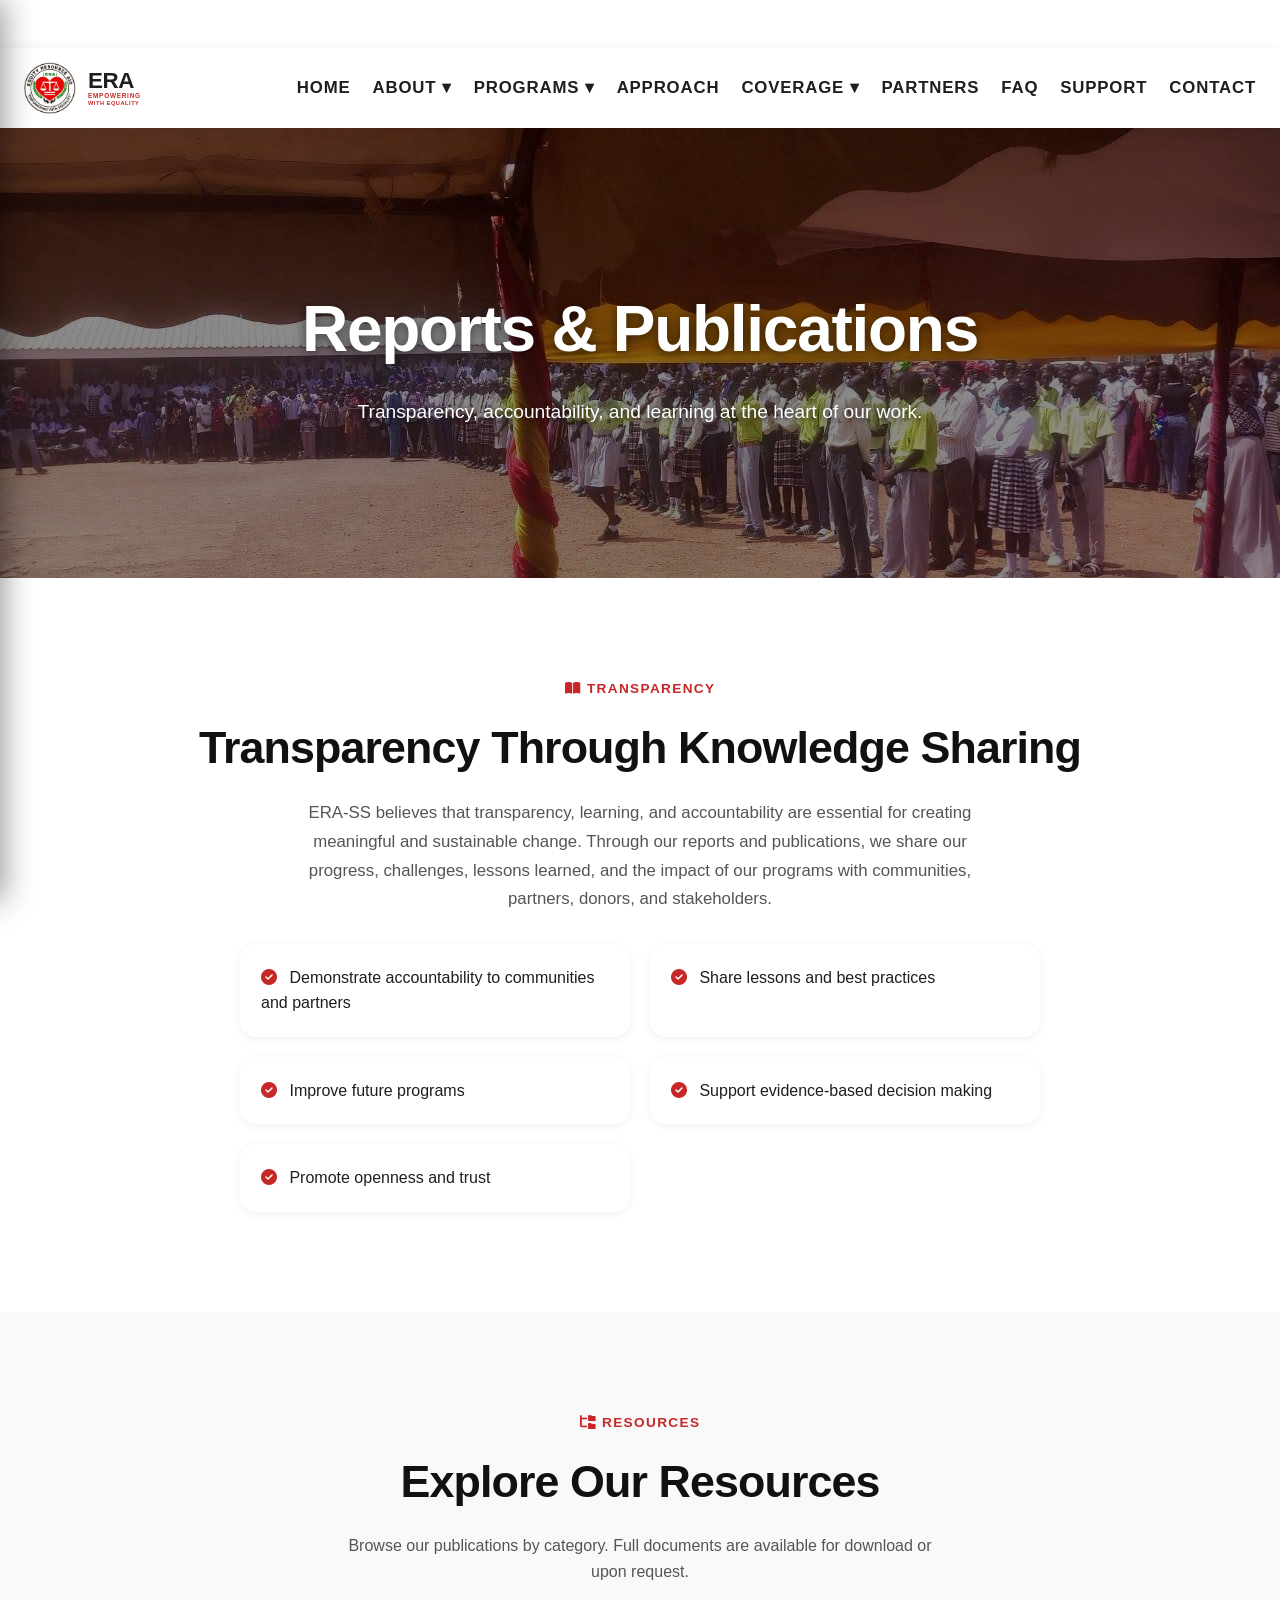
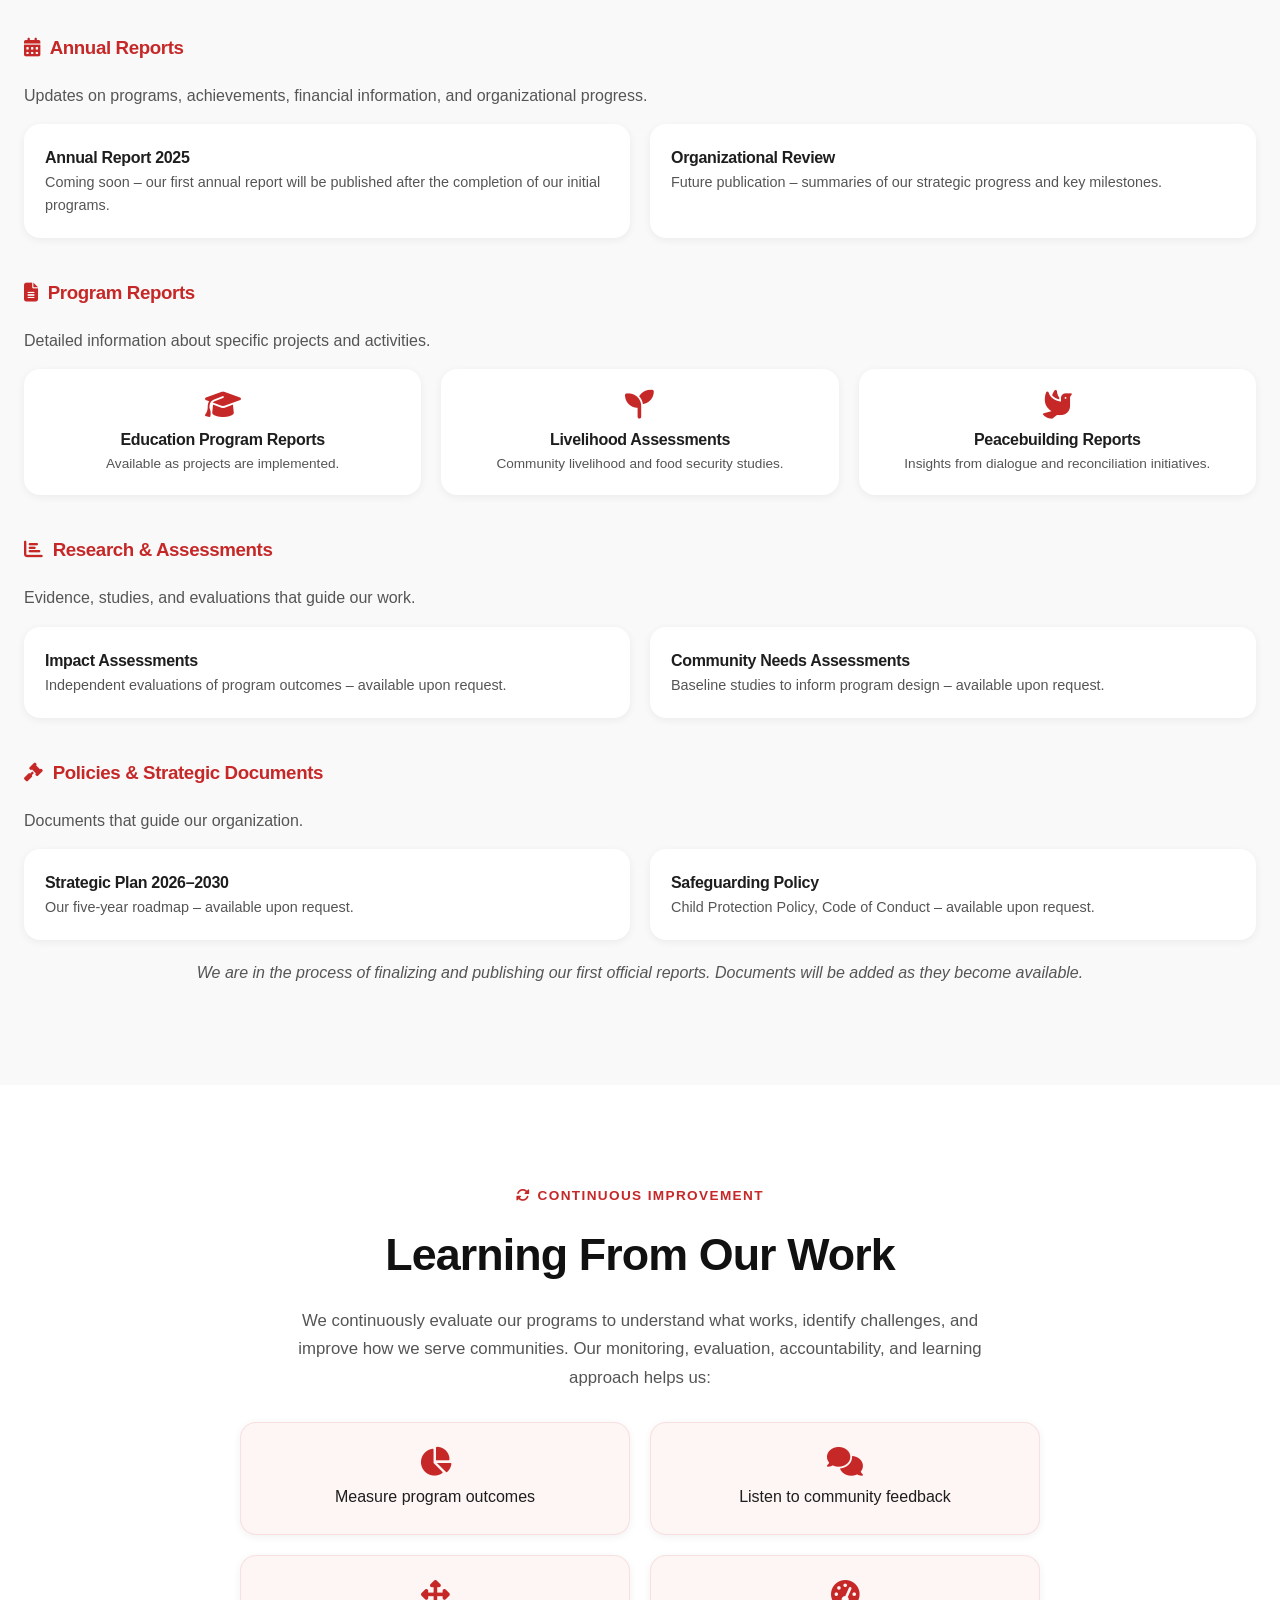
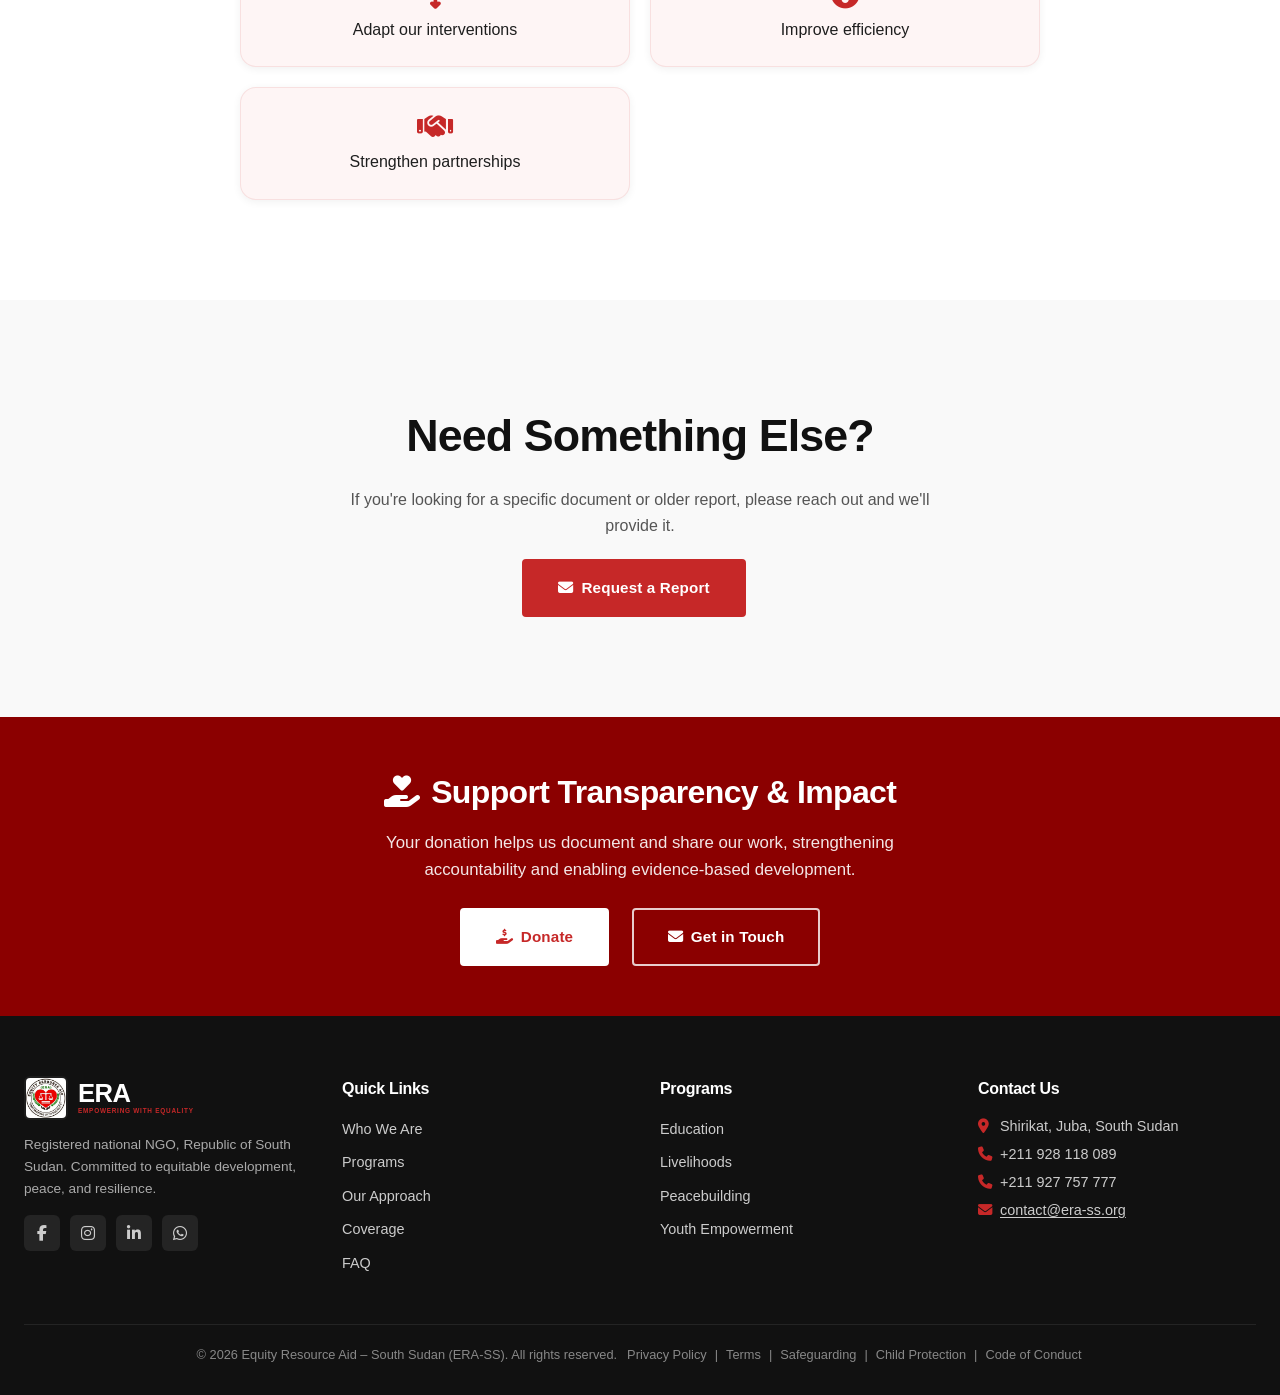
<file: report.html>
<!DOCTYPE html>
<html lang="en">
<head>
    <meta charset="UTF-8" />
    <meta name="viewport" content="width=device-width, initial-scale=1.0, viewport-fit=cover" />
    <title>Reports & Publications – ERA-SS</title>
    <meta name="description" content="Access ERA-SS reports including annual reports, program updates, impact assessments, and policy documents." />
    <meta name="theme-color" content="#C62828" />
    <link rel="stylesheet" href="style.css" />
    <link rel="stylesheet" href="https://cdnjs.cloudflare.com/ajax/libs/font-awesome/6.5.0/css/all.min.css" />
</head>
<body>

<!-- ===== NAVBAR ===== -->
<nav class="navbar" id="navbar">
    <div class="container">
        <a href="index.html" class="logo">
            <img src="assets/erass.jpeg" alt="ERA-SS Logo" onerror="this.outerHTML='<div class=\'logo-fallback\'>E</div>';" />
            <div class="logo-text-wrapper">
                <span class="logo-text">ERA</span>
                <span class="logo-sub">EMPOWERING</span>
                <span class="logo-sub-line2">WITH EQUALITY</span>
            </div>
        </a>
        <div class="nav-links">
            <a href="index.html" class="nav-link">Home</a>
            <div class="dropdown">
                <a href="about.html" class="nav-link">About ▾</a>
                <div class="dropdown-menu">
                    <a href="about.html#background">Know Who We Are</a>
                    <a href="about.html#vision">Our Genesis</a>
                    <a href="team.html">Meet Our Team</a>
                    <a href="report.html">Our Reports</a>
                    <a href="partners.html">Partners &amp; Donors</a>
                </div>
            </div>
            <div class="dropdown">
                <a href="programs.html" class="nav-link">Programs ▾</a>
                <div class="dropdown-menu">
                    <a href="programs.html#education">Education</a>
                    <a href="programs.html#livelihoods">Agriculture &amp; Livelihood</a>
                    <a href="programs.html#peacebuilding">Peacebuilding &amp; Advocacy</a>
                    <a href="programs.html#youth">Youth Empowerment</a>
                    <a href="programs.html#protection">General Protection</a>
                    <a href="programs.html#gender">Gender Equality</a>
                    <a href="programs.html#climate">Climate Resilience</a>
                </div>
            </div>
            <a href="approach.html" class="nav-link">Approach</a>
            <div class="dropdown">
                <a href="coverage.html" class="nav-link">Coverage ▾</a>
                <div class="dropdown-menu">
                    <a href="coverage.html#central-equatoria">Central Equatoria</a>
                    <a href="coverage.html#jonglei">Jonglei</a>
                    <a href="coverage.html#unity">Unity</a>
                    <a href="coverage.html#upper-nile">Upper Nile</a>
                    <a href="coverage.html#lakes">Lakes</a>
                    <a href="coverage.html#warrap">Warrap</a>
                    <a href="coverage.html#northern-bahr-el-ghazal">Northern Bahr el Ghazal</a>
                    <a href="coverage.html#western-bahr-el-ghazal">Western Bahr el Ghazal</a>
                    <a href="coverage.html#abyei">Abyei Administrative Area</a>
                    <a href="coverage.html#ruweng">Ruweng Administrative Area</a>
                </div>
            </div>
            <a href="partners.html" class="nav-link">Partners</a>
            <a href="faq.html" class="nav-link">FAQ</a>
            <a href="support.html" class="nav-link">Support</a>
            <a href="contact.html" class="nav-link">Contact</a>
            
        </div>
        <button class="mobile-toggle" id="mobileToggle" aria-label="Open menu">☰</button>
    </div>
</nav>

<!-- ===== MOBILE MENU ===== -->
<div class="mobile-overlay" id="mobileOverlay"></div>
<div class="mobile-menu" id="mobileMenu">
    <div class="mobile-menu-logo">
        <img src="assets/erass.jpeg" alt="ERA-SS Logo" onerror="this.outerHTML='<div class=\'mobile-logo-fallback\'>E</div>';" />
        <div class="mobile-logo-text-wrapper">
            <span class="mobile-logo-text">ERA</span>
            <span class="mobile-logo-sub">EMPOWERING</span>
            <span class="mobile-logo-sub-line2">WITH EQUALITY</span>
        </div>
    </div>
    <a href="index.html">Home</a>
    <button class="mobile-dropdown-btn" data-target="mobile-about-submenu">
        <span>About</span>
        <span class="dropdown-chevron">▾</span>
    </button>
    <div class="mobile-submenu" id="mobile-about-submenu">
        <a href="about.html#background">Know Who We Are</a>
        <a href="about.html#vision">Our Genesis</a>
        <a href="team.html">Meet Our Team</a>
        <a href="report.html">Our Reports</a>
        <a href="partners.html">Partners &amp; Donors</a>
    </div>
    <button class="mobile-dropdown-btn" data-target="mobile-programs-submenu">
        <span>Programs</span>
        <span class="dropdown-chevron">▾</span>
    </button>
    <div class="mobile-submenu" id="mobile-programs-submenu">
        <a href="programs.html#education">Education</a>
        <a href="programs.html#livelihoods">Agriculture &amp; Livelihood</a>
        <a href="programs.html#peacebuilding">Peacebuilding &amp; Advocacy</a>
        <a href="programs.html#youth">Youth Empowerment</a>
        <a href="programs.html#protection">General Protection</a>
        <a href="programs.html#gender">Gender Equality</a>
        <a href="programs.html#climate">Climate Resilience</a>
    </div>
    <a href="approach.html">Approach</a>
    <button class="mobile-dropdown-btn" data-target="mobile-coverage-submenu">
        <span>Coverage</span>
        <span class="dropdown-chevron">▾</span>
    </button>
    <div class="mobile-submenu" id="mobile-coverage-submenu">
        <a href="coverage.html#central-equatoria">Central Equatoria</a>
        <a href="coverage.html#jonglei">Jonglei</a>
        <a href="coverage.html#unity">Unity</a>
        <a href="coverage.html#upper-nile">Upper Nile</a>
        <a href="coverage.html#lakes">Lakes</a>
        <a href="coverage.html#warrap">Warrap</a>
        <a href="coverage.html#northern-bahr-el-ghazal">Northern Bahr el Ghazal</a>
        <a href="coverage.html#western-bahr-el-ghazal">Western Bahr el Ghazal</a>
        <a href="coverage.html#abyei">Abyei Administrative Area</a>
        <a href="coverage.html#ruweng">Ruweng Administrative Area</a>
    </div>
    <a href="partners.html">Partners</a>
    <a href="faq.html">FAQ</a>
    <a href="support.html">Support</a>
    <a href="contact.html">Contact</a>
    
</div>
    <!-- ===== MAIN CONTENT ===== -->
    <main>

        <!-- ===== HERO ===== -->
        <section class="hero" style="background-image: url('assets/equity4.jpg'); height: 50vh; min-height: 350px; display: flex; align-items: center; justify-content: center; position: relative;">
            <div class="slide-overlay" style="background: rgba(0,0,0,0.45);"></div>
            <div class="container" style="position: relative; z-index: 3; text-align: center;">
                <h1 style="color: #fff; font-size: clamp(2.5rem, 5vw, 4rem); font-weight: 800; text-shadow: 0 2px 12px rgba(0,0,0,0.6);">Reports &amp; Publications</h1>
                <p style="color: #fff; font-size: 1.2rem; max-width: 700px; margin: 16px auto 0; text-shadow: 0 1px 6px rgba(0,0,0,0.6);">Transparency, accountability, and learning at the heart of our work.</p>
            </div>
        </section>

        <!-- ===== WHY WE PUBLISH REPORTS ===== -->
        <section id="why-publish" class="section bg-white">
            <div class="container text-center">
                <p class="section-subtitle"><i class="fas fa-book-open" style="margin-right:6px;"></i>Transparency</p>
                <h2 class="section-title">Transparency Through Knowledge Sharing</h2>
                <p style="max-width: 700px; margin: 0 auto; color: var(--text-muted); font-size: 1.05rem; line-height: 1.7;">
                    ERA-SS believes that transparency, learning, and accountability are essential for creating meaningful and sustainable change. 
                    Through our reports and publications, we share our progress, challenges, lessons learned, and the impact of our programs 
                    with communities, partners, donors, and stakeholders.
                </p>
                <div class="grid-2" style="margin-top: 30px; gap: 20px; max-width: 800px; margin-left: auto; margin-right: auto;">
                    <div class="card" style="padding: 20px; text-align: left;">
                        <i class="fas fa-check-circle" style="color: var(--era-primary); margin-right: 8px;"></i> Demonstrate accountability to communities and partners
                    </div>
                    <div class="card" style="padding: 20px; text-align: left;">
                        <i class="fas fa-check-circle" style="color: var(--era-primary); margin-right: 8px;"></i> Share lessons and best practices
                    </div>
                    <div class="card" style="padding: 20px; text-align: left;">
                        <i class="fas fa-check-circle" style="color: var(--era-primary); margin-right: 8px;"></i> Improve future programs
                    </div>
                    <div class="card" style="padding: 20px; text-align: left;">
                        <i class="fas fa-check-circle" style="color: var(--era-primary); margin-right: 8px;"></i> Support evidence‑based decision making
                    </div>
                    <div class="card" style="padding: 20px; text-align: left;">
                        <i class="fas fa-check-circle" style="color: var(--era-primary); margin-right: 8px;"></i> Promote openness and trust
                    </div>
                </div>
            </div>
        </section>

        <!-- ===== PUBLICATION CATEGORIES ===== -->
        <section id="categories" class="section bg-light">
            <div class="container">
                <div class="text-center" style="margin-bottom: 48px;">
                    <p class="section-subtitle"><i class="fas fa-folder-tree" style="margin-right:6px;"></i>Resources</p>
                    <h2 class="section-title">Explore Our Resources</h2>
                    <p style="max-width: 600px; margin: 0 auto; color: var(--text-muted);">
                        Browse our publications by category. Full documents are available for download or upon request.
                    </p>
                </div>

                <!-- Annual Reports -->
                <div style="margin-bottom: 40px;">
                    <h3 style="color: var(--era-primary); margin-bottom: 20px;"><i class="fas fa-calendar-alt" style="margin-right:10px;"></i>Annual Reports</h3>
                    <p style="color: var(--text-muted); margin-bottom: 16px;">Updates on programs, achievements, financial information, and organizational progress.</p>
                    <div class="grid-2" style="gap: 20px;">
                        <div class="card" style="padding: 20px;">
                            <h4>Annual Report 2025</h4>
                            <p style="color: var(--text-muted); font-size: 0.9rem;">Coming soon – our first annual report will be published after the completion of our initial programs.</p>
                        </div>
                        <div class="card" style="padding: 20px;">
                            <h4>Organizational Review</h4>
                            <p style="color: var(--text-muted); font-size: 0.9rem;">Future publication – summaries of our strategic progress and key milestones.</p>
                        </div>
                    </div>
                </div>

                <!-- Program Reports -->
                <div style="margin-bottom: 40px;">
                    <h3 style="color: var(--era-primary); margin-bottom: 20px;"><i class="fas fa-file-alt" style="margin-right:10px;"></i>Program Reports</h3>
                    <p style="color: var(--text-muted); margin-bottom: 16px;">Detailed information about specific projects and activities.</p>
                    <div class="grid-3" style="gap: 20px;">
                        <div class="card" style="padding: 20px; text-align: center;">
                            <i class="fas fa-graduation-cap" style="font-size: 1.8rem; color: var(--era-primary); margin-bottom: 8px;"></i>
                            <h4>Education Program Reports</h4>
                            <p style="color: var(--text-muted); font-size: 0.85rem;">Available as projects are implemented.</p>
                        </div>
                        <div class="card" style="padding: 20px; text-align: center;">
                            <i class="fas fa-seedling" style="font-size: 1.8rem; color: var(--era-primary); margin-bottom: 8px;"></i>
                            <h4>Livelihood Assessments</h4>
                            <p style="color: var(--text-muted); font-size: 0.85rem;">Community livelihood and food security studies.</p>
                        </div>
                        <div class="card" style="padding: 20px; text-align: center;">
                            <i class="fas fa-dove" style="font-size: 1.8rem; color: var(--era-primary); margin-bottom: 8px;"></i>
                            <h4>Peacebuilding Reports</h4>
                            <p style="color: var(--text-muted); font-size: 0.85rem;">Insights from dialogue and reconciliation initiatives.</p>
                        </div>
                    </div>
                </div>

                <!-- Research & Assessments -->
                <div style="margin-bottom: 40px;">
                    <h3 style="color: var(--era-primary); margin-bottom: 20px;"><i class="fas fa-chart-bar" style="margin-right:10px;"></i>Research &amp; Assessments</h3>
                    <p style="color: var(--text-muted); margin-bottom: 16px;">Evidence, studies, and evaluations that guide our work.</p>
                    <div class="grid-2" style="gap: 20px;">
                        <div class="card" style="padding: 20px;">
                            <h4>Impact Assessments</h4>
                            <p style="color: var(--text-muted); font-size: 0.9rem;">Independent evaluations of program outcomes – available upon request.</p>
                        </div>
                        <div class="card" style="padding: 20px;">
                            <h4>Community Needs Assessments</h4>
                            <p style="color: var(--text-muted); font-size: 0.9rem;">Baseline studies to inform program design – available upon request.</p>
                        </div>
                    </div>
                </div>

                <!-- Policies & Strategic Documents -->
                <div style="margin-bottom: 20px;">
                    <h3 style="color: var(--era-primary); margin-bottom: 20px;"><i class="fas fa-gavel" style="margin-right:10px;"></i>Policies &amp; Strategic Documents</h3>
                    <p style="color: var(--text-muted); margin-bottom: 16px;">Documents that guide our organization.</p>
                    <div class="grid-2" style="gap: 20px;">
                        <div class="card" style="padding: 20px;">
                            <h4>Strategic Plan 2026–2030</h4>
                            <p style="color: var(--text-muted); font-size: 0.9rem;">Our five‑year roadmap – available upon request.</p>
                        </div>
                        <div class="card" style="padding: 20px;">
                            <h4>Safeguarding Policy</h4>
                            <p style="color: var(--text-muted); font-size: 0.9rem;">Child Protection Policy, Code of Conduct – available upon request.</p>
                        </div>
                    </div>
                </div>

                <div class="text-center" style="margin-top: 20px;">
                    <p style="color: var(--text-muted); font-style: italic;">We are in the process of finalizing and publishing our first official reports. Documents will be added as they become available.</p>
                </div>
            </div>
        </section>

        <!-- ===== ACCOUNTABILITY & LEARNING ===== -->
        <section id="learning" class="section bg-white">
            <div class="container text-center">
                <p class="section-subtitle"><i class="fas fa-sync-alt" style="margin-right:6px;"></i>Continuous Improvement</p>
                <h2 class="section-title">Learning From Our Work</h2>
                <p style="max-width: 700px; margin: 0 auto 30px; color: var(--text-muted); font-size: 1.05rem; line-height: 1.7;">
                    We continuously evaluate our programs to understand what works, identify challenges, and improve how we serve communities.
                    Our monitoring, evaluation, accountability, and learning approach helps us:
                </p>
                <div class="grid-3" style="gap: 20px; max-width: 800px; margin-left: auto; margin-right: auto;">
                    <div class="card" style="padding: 24px; background: #fef5f5; border: 1px solid rgba(198,40,40,0.1);">
                        <i class="fas fa-chart-pie" style="font-size: 1.8rem; color: var(--era-primary); margin-bottom: 8px;"></i>
                        <p>Measure program outcomes</p>
                    </div>
                    <div class="card" style="padding: 24px; background: #fef5f5; border: 1px solid rgba(198,40,40,0.1);">
                        <i class="fas fa-comments" style="font-size: 1.8rem; color: var(--era-primary); margin-bottom: 8px;"></i>
                        <p>Listen to community feedback</p>
                    </div>
                    <div class="card" style="padding: 24px; background: #fef5f5; border: 1px solid rgba(198,40,40,0.1);">
                        <i class="fas fa-arrows-alt" style="font-size: 1.8rem; color: var(--era-primary); margin-bottom: 8px;"></i>
                        <p>Adapt our interventions</p>
                    </div>
                    <div class="card" style="padding: 24px; background: #fef5f5; border: 1px solid rgba(198,40,40,0.1);">
                        <i class="fas fa-tachometer-alt" style="font-size: 1.8rem; color: var(--era-primary); margin-bottom: 8px;"></i>
                        <p>Improve efficiency</p>
                    </div>
                    <div class="card" style="padding: 24px; background: #fef5f5; border: 1px solid rgba(198,40,40,0.1);">
                        <i class="fas fa-handshake" style="font-size: 1.8rem; color: var(--era-primary); margin-bottom: 8px;"></i>
                        <p>Strengthen partnerships</p>
                    </div>
                </div>
            </div>
        </section>

        <!-- ===== REQUEST A REPORT ===== -->
        <section id="request" class="section bg-light">
            <div class="container text-center">
                <h2 class="section-title">Need Something Else?</h2>
                <p style="max-width: 600px; margin: 0 auto 20px; color: var(--text-muted);">
                    If you're looking for a specific document or older report, please reach out and we'll provide it.
                </p>
                <a href="contact.html" class="btn btn-primary"><i class="fas fa-envelope" style="margin-right:8px;"></i>Request a Report</a>
            </div>
        </section>

        <!-- ===== CALL TO ACTION ===== -->
        <section class="cta-banner" style="background: var(--era-primary-dark);">
            <div class="container text-center">
                <h2 style="color: #fff;"><i class="fas fa-hand-holding-heart" style="margin-right:12px;"></i>Support Transparency &amp; Impact</h2>
                <p style="max-width: 600px; margin: 0 auto; opacity: 0.9; color: #fff;">
                    Your donation helps us document and share our work, strengthening accountability and enabling evidence‑based development.
                </p>
                <div style="margin-top: 24px;">
                    <a href="support.html" class="btn btn-light" style="margin-right: 10px;"><i class="fas fa-hand-holding-usd" style="margin-right:8px;"></i>Donate</a>
                    <a href="contact.html" class="btn btn-outline-light"><i class="fas fa-envelope" style="margin-right:8px;"></i>Get in Touch</a>
                </div>
            </div>
        </section>

    </main>

    <!-- ===== FOOTER ===== -->
    <footer class="footer">
        <div class="container">
            <div class="footer-grid">
                <div class="footer-col">
                    <div class="footer-logo">
                        <img src="assets/erass.jpeg" alt="ERA-SS Logo" class="footer-logo-img" onerror="this.outerHTML='<div style=\'width:44px;height:44px;background:var(--era-primary);border-radius:6px;display:flex;align-items:center;justify-content:center;color:#fff;font-weight:800;font-size:1.3rem;\'>E</div>';" />
                        <div class="footer-brand-wrapper">
                            <span class="footer-brand-name">ERA</span>
                            <span class="footer-brand-sub">Empowering with Equality</span>
                        </div>
                    </div>
                    <p class="footer-description">Registered national NGO, Republic of South Sudan. Committed to equitable development, peace, and resilience.</p>
                    <div class="footer-socials">
                        <a href="https://www.facebook.com/people/Equity-Resource-Aid-South-Sudan/61590477338666/" target="_blank" class="footer-social-icon"><i class="fab fa-facebook-f"></i></a>
                        <a href="https://www.instagram.com/equityresourceaid?igsh=MTRuMzd4bTc2azZmZA==" target="_blank" class="footer-social-icon"><i class="fab fa-instagram"></i></a>
                        <a href="https://www.linkedin.com/in/equity-resource-aid-south-sudan-45a908414" target="_blank" class="footer-social-icon"><i class="fab fa-linkedin-in"></i></a>
                        <a href="https://wa.me/211928118089" target="_blank" class="footer-social-icon"><i class="fab fa-whatsapp"></i></a>
                    </div>
                </div>
                <div class="footer-col">
                    <h4>Quick Links</h4>
                    <ul class="footer-links">
                        <li><a href="about.html">Who We Are</a></li>
                        <li><a href="programs.html">Programs</a></li>
                        <li><a href="approach.html">Our Approach</a></li>
                        <li><a href="coverage.html">Coverage</a></li>
                        <li><a href="faq.html">FAQ</a></li>
                    </ul>
                </div>
                <div class="footer-col">
                    <h4>Programs</h4>
                    <ul class="footer-links">
                        <li><a href="programs.html#programs-grid">Education</a></li>
                        <li><a href="programs.html#programs-grid">Livelihoods</a></li>
                        <li><a href="programs.html#programs-grid">Peacebuilding</a></li>
                        <li><a href="programs.html#programs-grid">Youth Empowerment</a></li>
                    </ul>
                </div>
                <div class="footer-col">
                    <h4>Contact Us</h4>
                    <ul class="footer-contact-info">
                        <li><i class="fas fa-location-dot" style="width:18px;color:var(--era-primary);"></i> Shirikat, Juba, South Sudan</li>
                        <li><i class="fas fa-phone" style="width:18px;color:var(--era-primary);"></i> +211 928 118 089</li>
                        <li><i class="fas fa-phone" style="width:18px;color:var(--era-primary);"></i> +211 927 757 777</li>
                        <li><i class="fas fa-envelope" style="width:18px;color:var(--era-primary);"></i> <a href="mailto:contact@era-ss.org">contact@era-ss.org</a></li>
                    </ul>
                </div>
            </div>
            <div class="footer-bottom">
                <p>© 2026 Equity Resource Aid – South Sudan (ERA-SS). All rights reserved.</p>
                <div class="footer-legal">
                    <a href="#">Privacy Policy</a> |
                    <a href="#">Terms</a> |
                    <a href="#">Safeguarding</a> |
                    <a href="#">Child Protection</a> |
                    <a href="#">Code of Conduct</a>
                </div>
            </div>
        </div>
    </footer>

    <script src="script.js"></script>
</body>
</html>
</file>
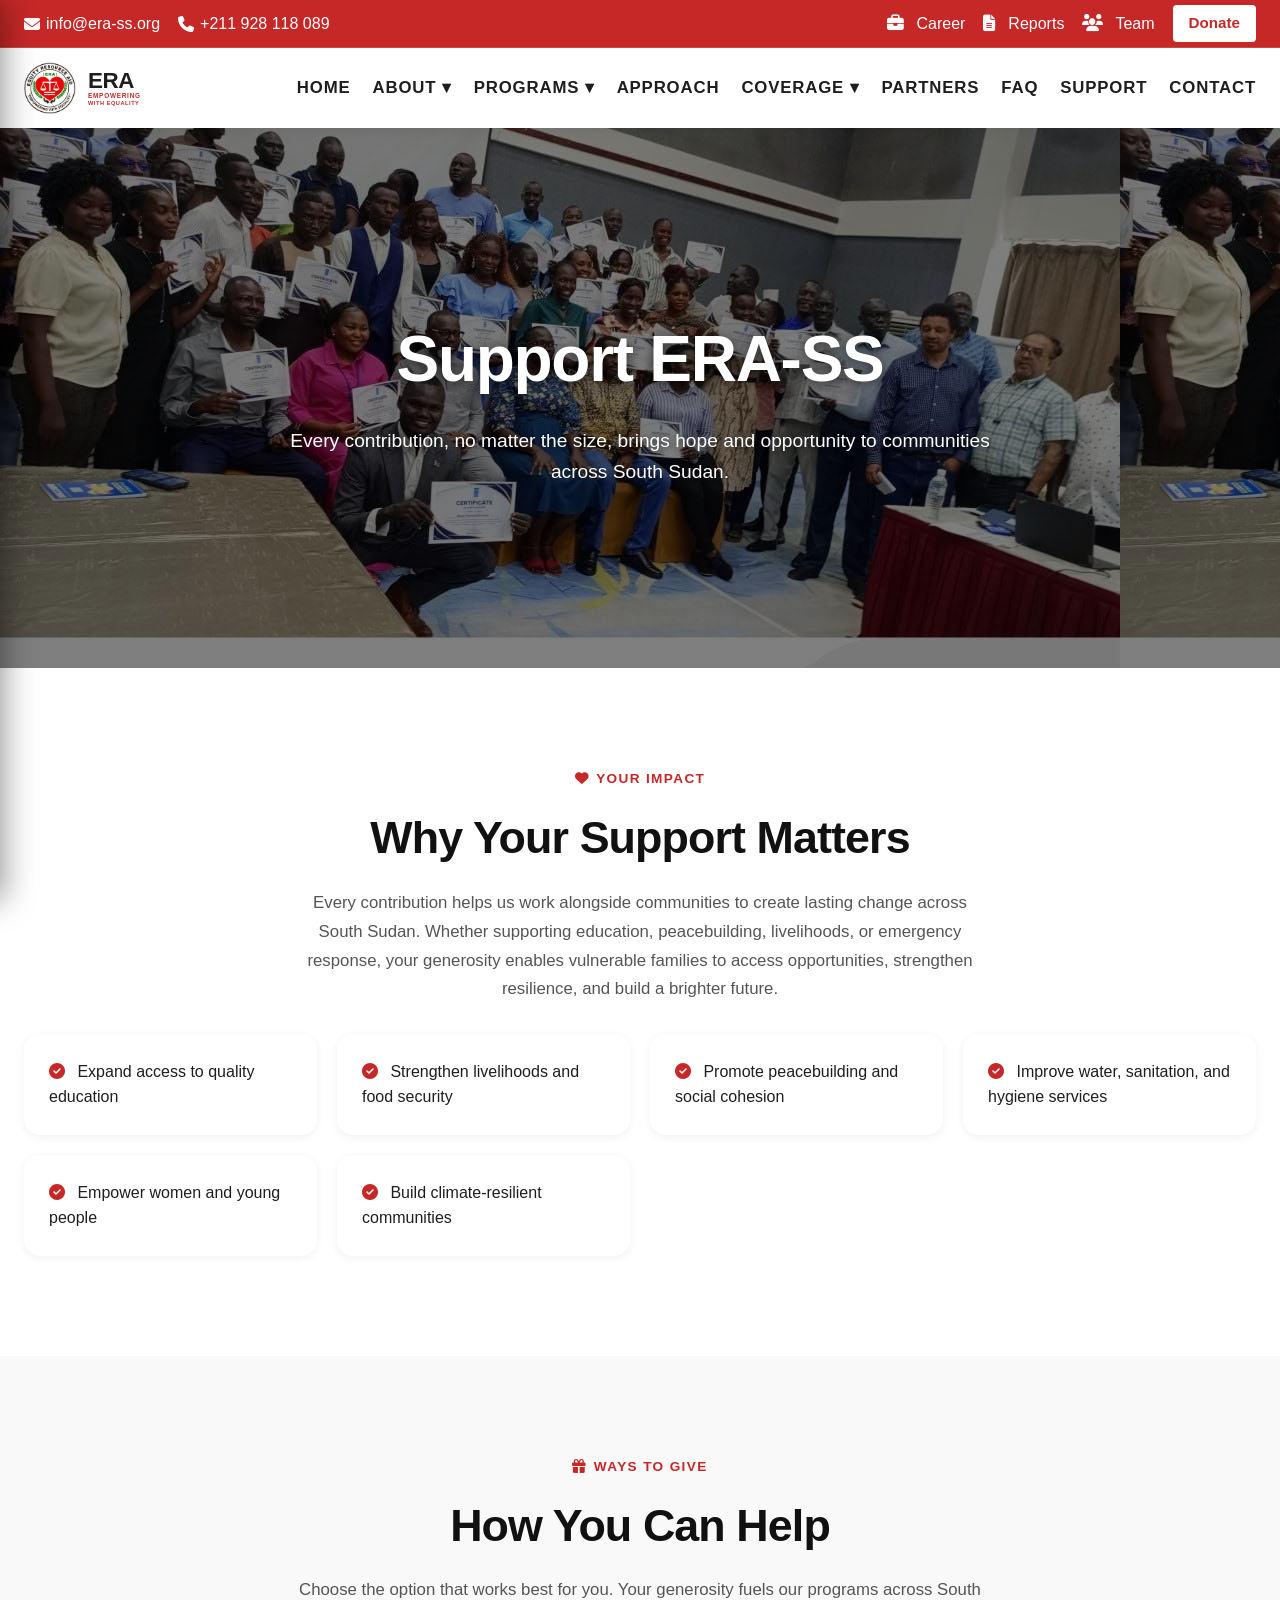
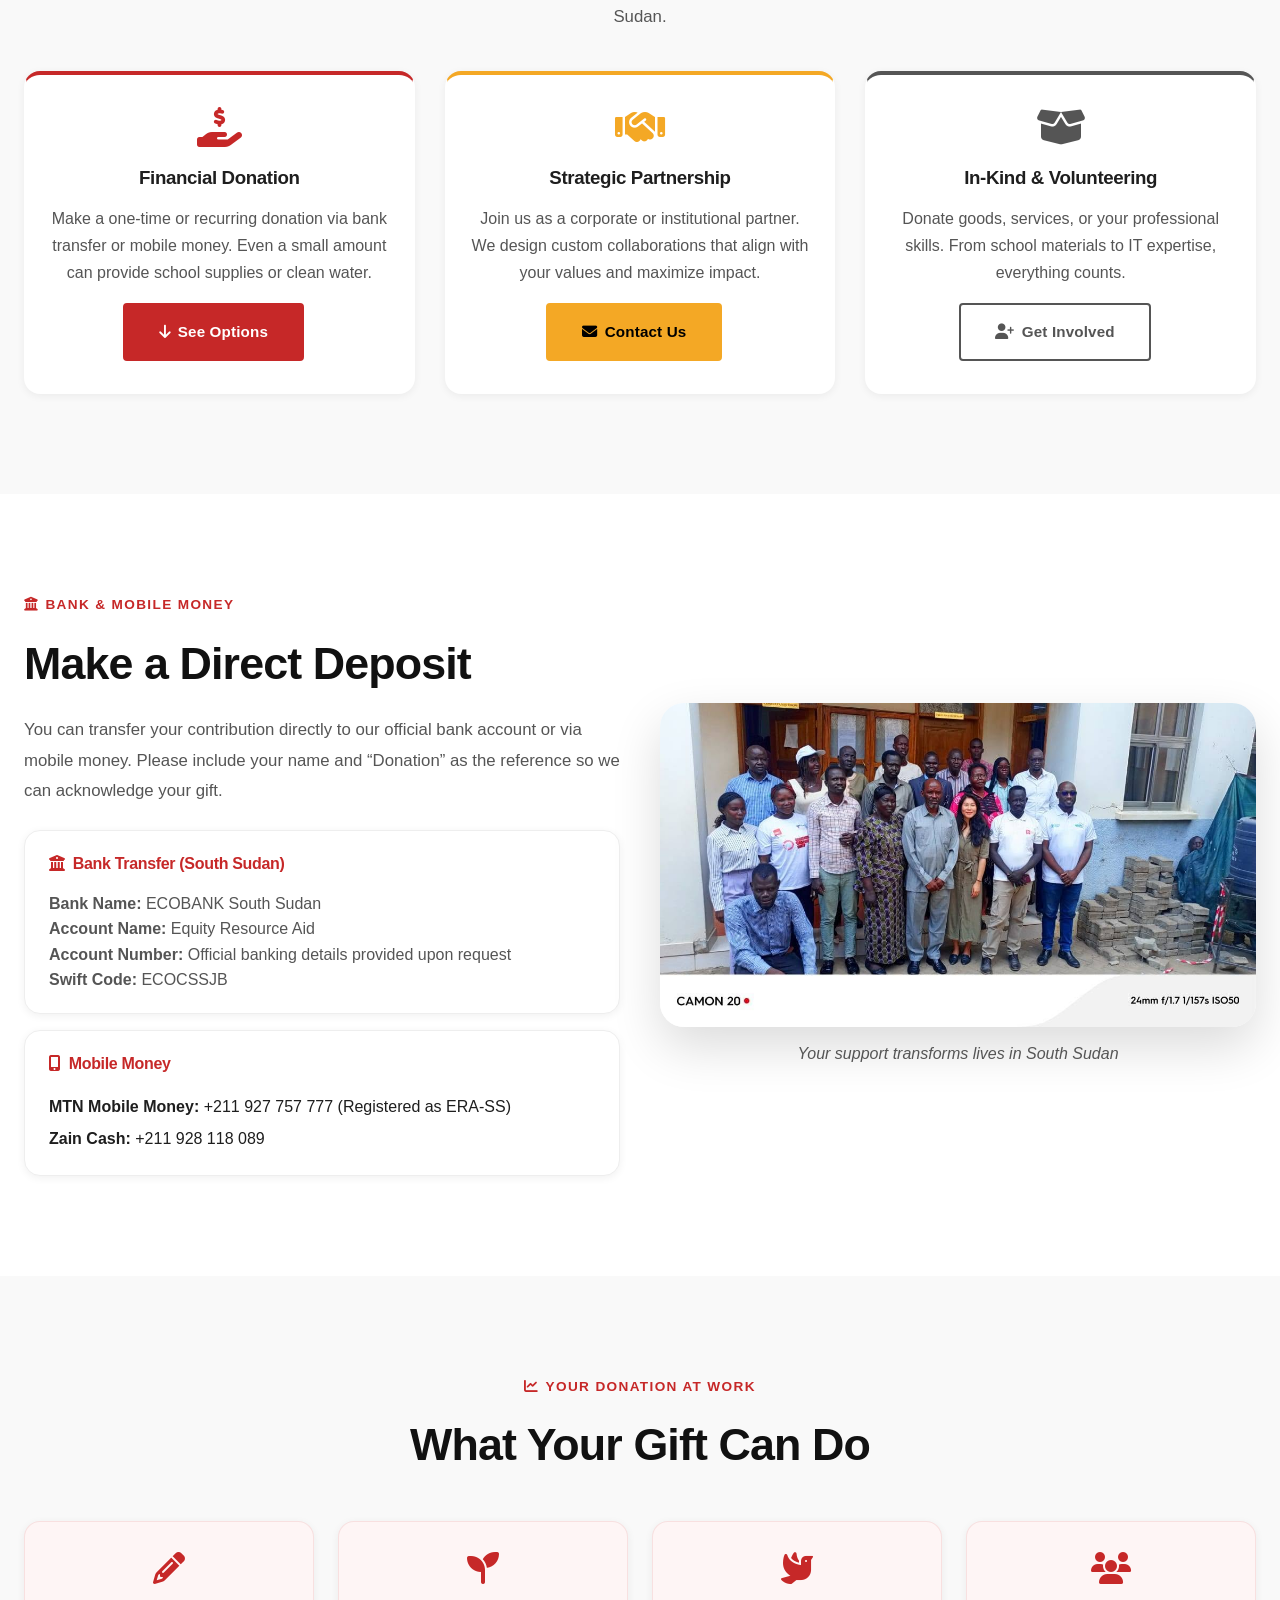
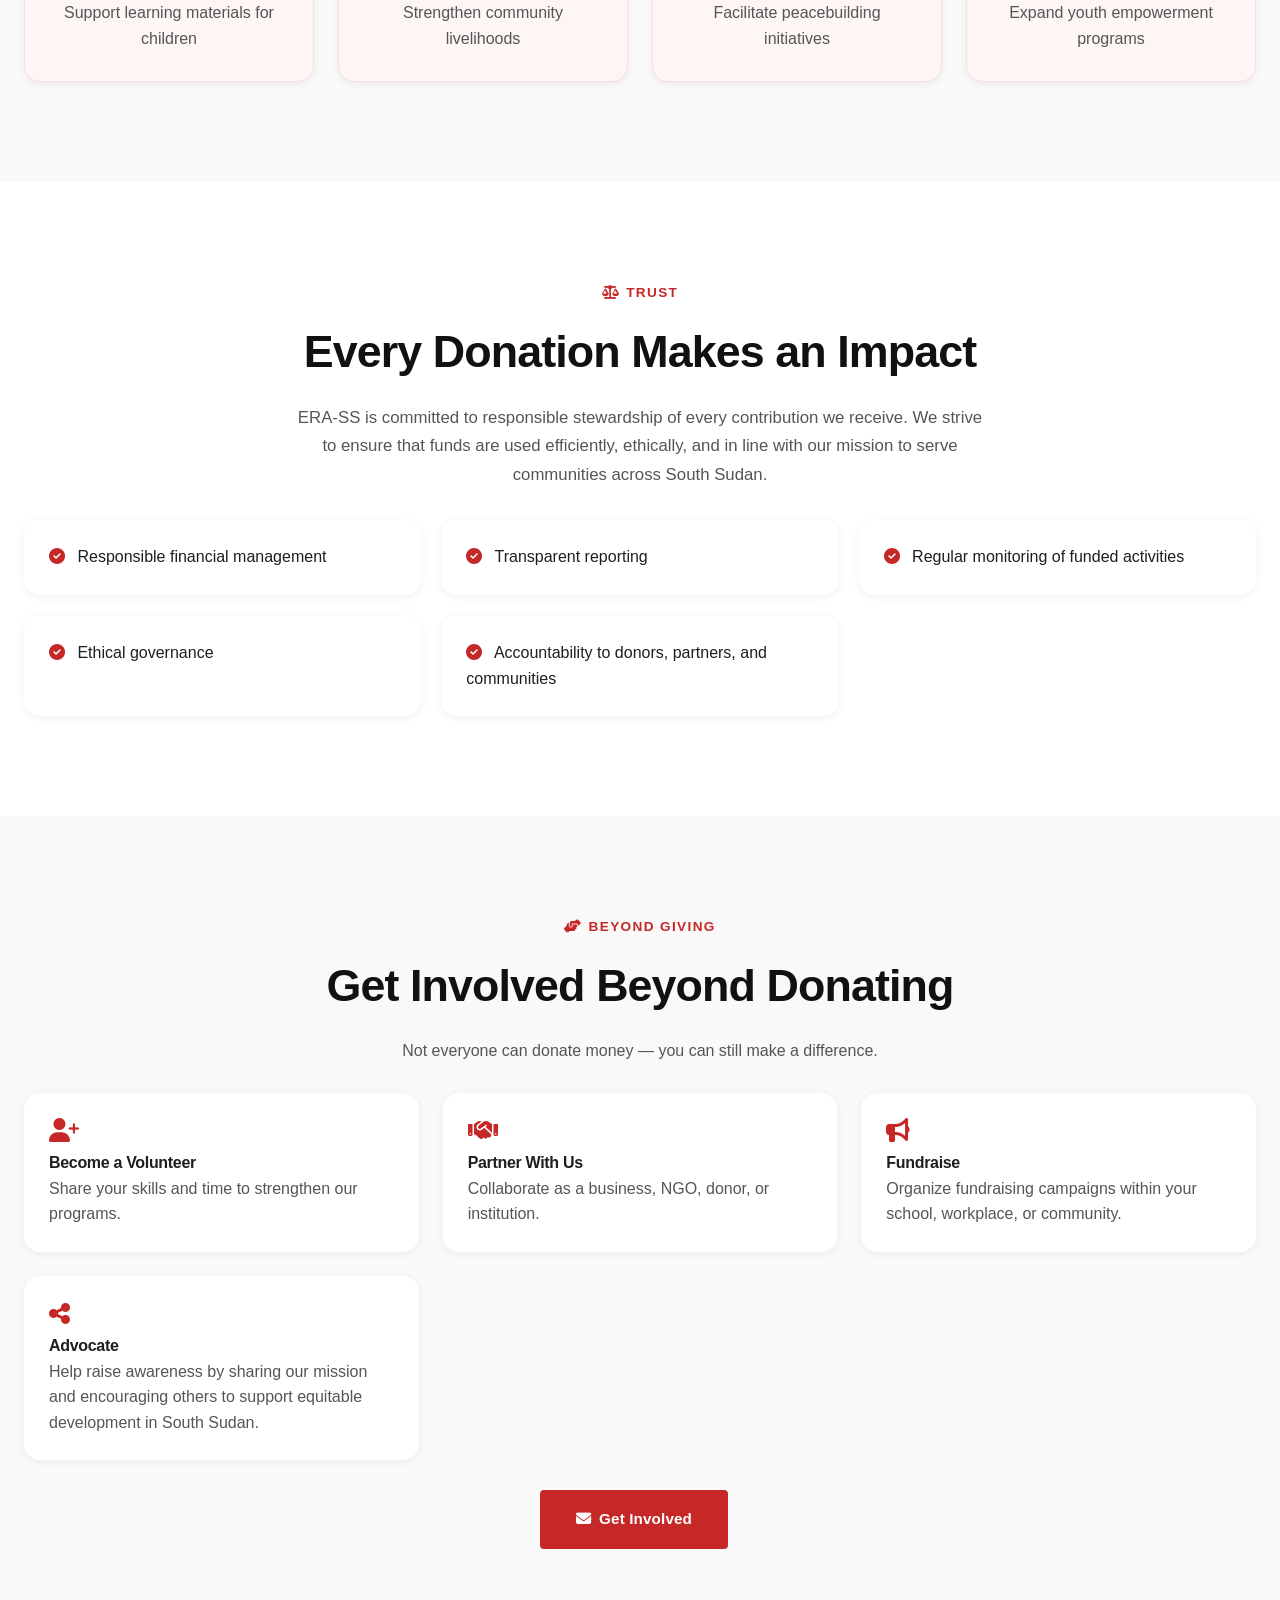
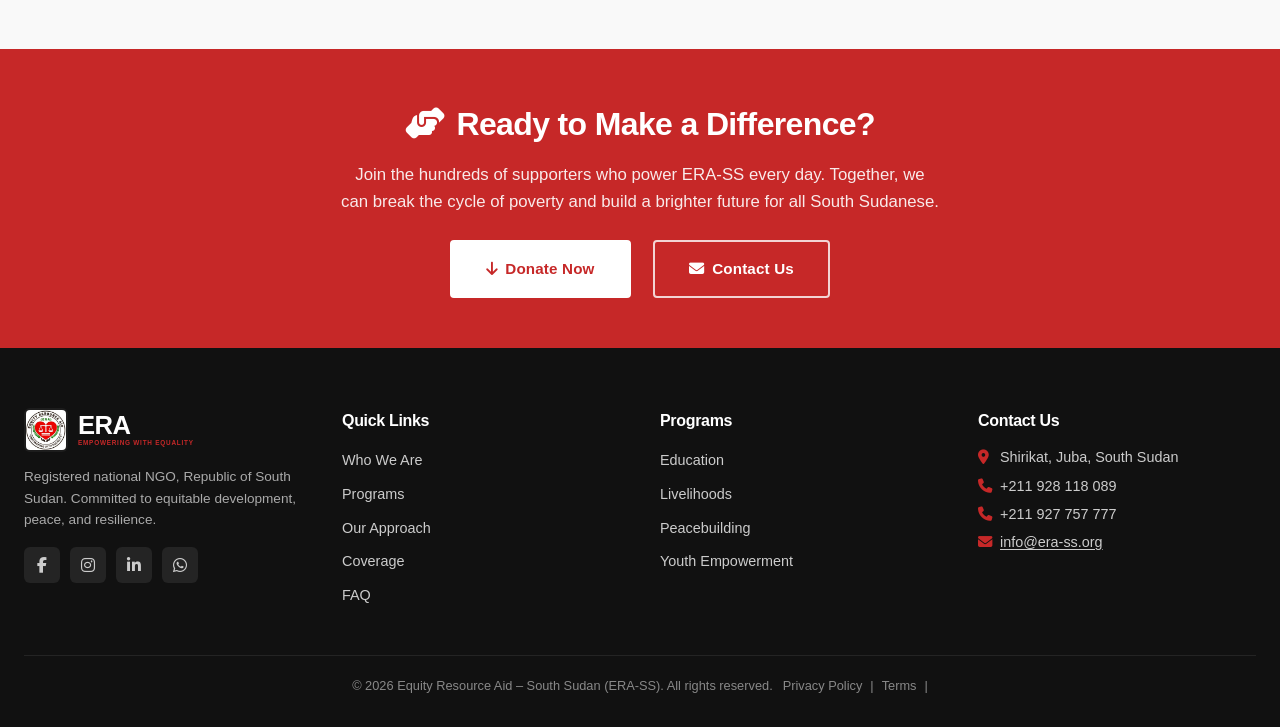
<file: support.html>
<!DOCTYPE html>
<html lang="en">
<head>
    <meta charset="UTF-8" />
    <meta name="viewport" content="width=device-width, initial-scale=1.0, viewport-fit=cover" />
    <title>Support Our Mission – ERA-SS</title>
    <meta name="description" content="Support ERA-SS through donations, partnerships, and volunteering. Every contribution helps build an equitable South Sudan." />
    <meta name="theme-color" content="#C62828" />
    <link rel="stylesheet" href="style.css" />
    <link rel="stylesheet" href="https://cdnjs.cloudflare.com/ajax/libs/font-awesome/6.5.0/css/all.min.css" />
</head>
<body>

    <!-- ===== TOP BAR ===== -->
<div class="top-bar" id="topBar">
    <div class="top-bar-inner left">
        <a href="mailto:info@era-ss.org">
            <i class="fas fa-envelope"></i>
            <span class="label">info@era-ss.org</span>
        </a>
        <a href="tel:+211928118089">
            <i class="fas fa-phone"></i>
            <span class="label">+211 928 118 089</span>
        </a>
    </div>
    <div class="top-bar-inner right">
        <a href="career.html" class="nav-link-top"><i class="fas fa-briefcase"></i> Career</a>
        <a href="report.html" class="nav-link-top"><i class="fas fa-file-alt"></i> Reports</a>
        <a href="team.html" class="nav-link-top"><i class="fas fa-users"></i> Team</a>
        <a href="support.html" class="donate-btn">Donate</a>
    </div>
</div>

<!-- ===== NAVBAR ===== -->
<nav class="navbar" id="navbar">
    <div class="container">
        <a href="index.html" class="logo">
            <img src="assets/erass.jpeg" alt="ERA-SS Logo" onerror="this.outerHTML='<div class=\'logo-fallback\'>E</div>';" />
            <div class="logo-text-wrapper">
                <span class="logo-text">ERA</span>
                <span class="logo-sub">EMPOWERING</span>
                <span class="logo-sub-line2">WITH EQUALITY</span>
            </div>
        </a>
        <div class="nav-links">
            <a href="index.html" class="nav-link">Home</a>
            <div class="dropdown">
                <a href="about.html" class="nav-link">About ▾</a>
                <div class="dropdown-menu">
                    <a href="about.html#background">Know Who We Are</a>
                    <a href="about.html#vision">Our Genesis</a>
                    <a href="team.html">Meet Our Team</a>
                    <a href="report.html">Our Reports</a>
                    <a href="partners.html">Partners &amp; Donors</a>
                </div>
            </div>
            <div class="dropdown">
                <a href="programs.html" class="nav-link">Programs ▾</a>
                <div class="dropdown-menu">
                    <a href="programs.html#education">Education</a>
                    <a href="programs.html#livelihoods">Agriculture &amp; Livelihood</a>
                    <a href="programs.html#peacebuilding">Peacebuilding &amp; Advocacy</a>
                    <a href="programs.html#youth">Youth Empowerment</a>
                    <a href="programs.html#protection">General Protection</a>
                    <a href="programs.html#gender">Gender Equality</a>
                    <a href="programs.html#climate">Climate Resilience</a>
                </div>
            </div>
            <a href="approach.html" class="nav-link">Approach</a>
            <div class="dropdown">
                <a href="coverage.html" class="nav-link">Coverage ▾</a>
                <div class="dropdown-menu">
                    <a href="coverage.html#central-equatoria">Central Equatoria</a>
                    <a href="coverage.html#jonglei">Jonglei</a>
                    <a href="coverage.html#unity">Unity</a>
                    <a href="coverage.html#upper-nile">Upper Nile</a>
                    <a href="coverage.html#lakes">Lakes</a>
                    <a href="coverage.html#warrap">Warrap</a>
                    <a href="coverage.html#northern-bahr-el-ghazal">Northern Bahr el Ghazal</a>
                    <a href="coverage.html#western-bahr-el-ghazal">Western Bahr el Ghazal</a>
                    <a href="coverage.html#abyei">Abyei Administrative Area</a>
                    <a href="coverage.html#ruweng">Ruweng Administrative Area</a>
                </div>
            </div>
            <a href="partners.html" class="nav-link">Partners</a>
            <a href="faq.html" class="nav-link">FAQ</a>
            <a href="support.html" class="nav-link">Support</a>
            <a href="contact.html" class="nav-link">Contact</a>
            
        </div>
        <button class="mobile-toggle" id="mobileToggle" aria-label="Open menu">☰</button>
    </div>
</nav>

<!-- ===== MOBILE MENU ===== -->
<div class="mobile-overlay" id="mobileOverlay"></div>
<div class="mobile-menu" id="mobileMenu">
    <div class="mobile-menu-logo">
        <img src="assets/erass.jpeg" alt="ERA-SS Logo" onerror="this.outerHTML='<div class=\'mobile-logo-fallback\'>E</div>';" />
        <div class="mobile-logo-text-wrapper">
            <span class="mobile-logo-text">ERA</span>
            <span class="mobile-logo-sub">EMPOWERING</span>
            <span class="mobile-logo-sub-line2">WITH EQUALITY</span>
        </div>
    </div>
    <a href="index.html">Home</a>
    <button class="mobile-dropdown-btn" data-target="mobile-about-submenu">
        <span>About</span>
        <span class="dropdown-chevron">▾</span>
    </button>
    <div class="mobile-submenu" id="mobile-about-submenu">
        <a href="about.html#background">Know Who We Are</a>
        <a href="about.html#vision">Our Genesis</a>
        <a href="team.html">Meet Our Team</a>
        <a href="report.html">Our Reports</a>
        <a href="partners.html">Partners &amp; Donors</a>
    </div>
    <button class="mobile-dropdown-btn" data-target="mobile-programs-submenu">
        <span>Programs</span>
        <span class="dropdown-chevron">▾</span>
    </button>
    <div class="mobile-submenu" id="mobile-programs-submenu">
        <a href="programs.html#education">Education</a>
        <a href="programs.html#livelihoods">Agriculture &amp; Livelihood</a>
        <a href="programs.html#peacebuilding">Peacebuilding &amp; Advocacy</a>
        <a href="programs.html#youth">Youth Empowerment</a>
        <a href="programs.html#protection">General Protection</a>
        <a href="programs.html#gender">Gender Equality</a>
        <a href="programs.html#climate">Climate Resilience</a>
    </div>
    <a href="approach.html">Approach</a>
    <button class="mobile-dropdown-btn" data-target="mobile-coverage-submenu">
        <span>Coverage</span>
        <span class="dropdown-chevron">▾</span>
    </button>
    <div class="mobile-submenu" id="mobile-coverage-submenu">
        <a href="coverage.html#central-equatoria">Central Equatoria</a>
        <a href="coverage.html#jonglei">Jonglei</a>
        <a href="coverage.html#unity">Unity</a>
        <a href="coverage.html#upper-nile">Upper Nile</a>
        <a href="coverage.html#lakes">Lakes</a>
        <a href="coverage.html#warrap">Warrap</a>
        <a href="coverage.html#northern-bahr-el-ghazal">Northern Bahr el Ghazal</a>
        <a href="coverage.html#western-bahr-el-ghazal">Western Bahr el Ghazal</a>
        <a href="coverage.html#abyei">Abyei Administrative Area</a>
        <a href="coverage.html#ruweng">Ruweng Administrative Area</a>
    </div>
    <a href="partners.html">Partners</a>
    <a href="faq.html">FAQ</a>
    <a href="support.html">Support</a>
    <a href="contact.html">Contact</a>
    
</div>

    <!-- ===== MAIN CONTENT ===== -->
    <main>

        <!-- ===== HERO ===== -->
        <section class="hero" style="background-image: url('assets/equity.jpg'); height: 60vh; min-height: 450px; display: flex; align-items: center; justify-content: center; position: relative;">
            <div class="slide-overlay" style="background: rgba(0,0,0,0.5);"></div>
            <div class="container" style="position: relative; z-index: 3; text-align: center;">
                <h1 style="color: #fff; font-size: clamp(2.5rem, 5vw, 4rem); font-weight: 800; text-shadow: 0 2px 12px rgba(0,0,0,0.6);">Support ERA-SS</h1>
                <p style="color: #fff; font-size: 1.2rem; max-width: 700px; margin: 16px auto 0; text-shadow: 0 1px 6px rgba(0,0,0,0.6);">Every contribution, no matter the size, brings hope and opportunity to communities across South Sudan.</p>
            </div>
        </section>

        <!-- ===== WHY SUPPORT ERA-SS ===== -->
        <section id="why-support" class="section bg-white">
            <div class="container text-center">
                <p class="section-subtitle"><i class="fas fa-heart" style="margin-right:6px;"></i>Your Impact</p>
                <h2 class="section-title">Why Your Support Matters</h2>
                <p style="max-width: 700px; margin: 0 auto; color: var(--text-muted); font-size: 1.05rem; line-height: 1.7;">
                    Every contribution helps us work alongside communities to create lasting change across South Sudan. 
                    Whether supporting education, peacebuilding, livelihoods, or emergency response, your generosity enables 
                    vulnerable families to access opportunities, strengthen resilience, and build a brighter future.
                </p>
                <div class="grid-3" style="margin-top: 30px; gap: 20px;">
                    <div class="card" style="padding: 24px; text-align: left;">
                        <i class="fas fa-check-circle" style="color: var(--era-primary); margin-right: 8px;"></i> Expand access to quality education
                    </div>
                    <div class="card" style="padding: 24px; text-align: left;">
                        <i class="fas fa-check-circle" style="color: var(--era-primary); margin-right: 8px;"></i> Strengthen livelihoods and food security
                    </div>
                    <div class="card" style="padding: 24px; text-align: left;">
                        <i class="fas fa-check-circle" style="color: var(--era-primary); margin-right: 8px;"></i> Promote peacebuilding and social cohesion
                    </div>
                    <div class="card" style="padding: 24px; text-align: left;">
                        <i class="fas fa-check-circle" style="color: var(--era-primary); margin-right: 8px;"></i> Improve water, sanitation, and hygiene services
                    </div>
                    <div class="card" style="padding: 24px; text-align: left;">
                        <i class="fas fa-check-circle" style="color: var(--era-primary); margin-right: 8px;"></i> Empower women and young people
                    </div>
                    <div class="card" style="padding: 24px; text-align: left;">
                        <i class="fas fa-check-circle" style="color: var(--era-primary); margin-right: 8px;"></i> Build climate‑resilient communities
                    </div>
                </div>
            </div>
        </section>

        <!-- ===== WAYS TO GIVE ===== -->
        <section id="ways-to-give" class="section bg-light">
            <div class="container text-center">
                <p class="section-subtitle"><i class="fas fa-gift" style="margin-right:6px;"></i>Ways to Give</p>
                <h2 class="section-title">How You Can Help</h2>
                <p style="max-width: 700px; margin: 0 auto 40px; color: var(--text-muted); font-size: 1.05rem;">
                    Choose the option that works best for you. Your generosity fuels our programs across South Sudan.
                </p>
                <div class="grid-3" style="gap: 30px;">
                    <!-- Donate Money -->
                    <div class="card" style="padding: 32px 24px; text-align: center; border-top: 4px solid var(--era-primary);">
                        <i class="fas fa-hand-holding-usd" style="color: var(--era-primary); font-size: 2.5rem; margin-bottom: 16px;"></i>
                        <h3 style="margin-bottom: 12px;">Financial Donation</h3>
                        <p style="color: var(--text-muted); line-height: 1.7; margin-bottom: 16px;">
                            Make a one‑time or recurring donation via bank transfer or mobile money. Even a small amount can provide school supplies or clean water.
                        </p>
                        <a href="#donation-details" class="btn btn-primary"><i class="fas fa-arrow-down" style="margin-right:8px;"></i>See Options</a>
                    </div>

                    <!-- Partner With Us -->
                    <div class="card" style="padding: 32px 24px; text-align: center; border-top: 4px solid var(--era-secondary);">
                        <i class="fas fa-handshake" style="color: var(--era-secondary); font-size: 2.5rem; margin-bottom: 16px;"></i>
                        <h3 style="margin-bottom: 12px;">Strategic Partnership</h3>
                        <p style="color: var(--text-muted); line-height: 1.7; margin-bottom: 16px;">
                            Join us as a corporate or institutional partner. We design custom collaborations that align with your values and maximize impact.
                        </p>
                        <a href="contact.html" class="btn btn-secondary"><i class="fas fa-envelope" style="margin-right:8px;"></i>Contact Us</a>
                    </div>

                    <!-- Volunteer / In-Kind -->
                    <div class="card" style="padding: 32px 24px; text-align: center; border-top: 4px solid #555;">
                        <i class="fas fa-box-open" style="color: #555; font-size: 2.5rem; margin-bottom: 16px;"></i>
                        <h3 style="margin-bottom: 12px;">In-Kind &amp; Volunteering</h3>
                        <p style="color: var(--text-muted); line-height: 1.7; margin-bottom: 16px;">
                            Donate goods, services, or your professional skills. From school materials to IT expertise, everything counts.
                        </p>
                        <a href="contact.html" class="btn btn-ghost" style="border-color: #555; color: #555;"><i class="fas fa-user-plus" style="margin-right:8px;"></i>Get Involved</a>
                    </div>
                </div>
            </div>
        </section>

        <!-- ===== DONATION DETAILS / BANK INFO ===== -->
        <section id="donation-details" class="section bg-white">
            <div class="container">
                <div class="grid-2" style="align-items: center; gap: 40px;">
                    <div>
                        <p class="section-subtitle"><i class="fas fa-university" style="margin-right:6px;"></i>Bank &amp; Mobile Money</p>
                        <h2 class="section-title">Make a Direct Deposit</h2>
                        <p style="font-size: 1.05rem; color: var(--text-muted); line-height: 1.8; margin-bottom: 24px;">
                            You can transfer your contribution directly to our official bank account or via mobile money. 
                            Please include your name and “Donation” as the reference so we can acknowledge your gift.
                        </p>
                        <div class="card" style="background: #fff; border: 1px solid #eee; padding: 20px 24px;">
                            <h4 style="margin-bottom: 14px; color: var(--era-primary);"><i class="fas fa-building-columns" style="margin-right:8px;"></i>Bank Transfer (South Sudan)</h4>
                            <p style="color: var(--text-muted);">
                                <strong>Bank Name:</strong> ECOBANK South Sudan<br>
                                <strong>Account Name:</strong> Equity Resource Aid<br>
                                <strong>Account Number:</strong> Official banking details provided upon request<br>
                                <strong>Swift Code:</strong> ECOCSSJB
                            </p>
                        </div>
                        <div class="card" style="background: #fff; border: 1px solid #eee; padding: 20px 24px; margin-top: 16px;">
                            <h4 style="margin-bottom: 14px; color: var(--era-primary);"><i class="fas fa-mobile-alt" style="margin-right:8px;"></i>Mobile Money</h4>
                            <ul style="list-style: none; padding: 0; color: var(--text-dark); line-height: 2;">
                                <li><strong>MTN Mobile Money:</strong> +211 927 757 777 (Registered as ERA-SS)</li>
                                <li><strong>Zain Cash:</strong> +211 928 118 089</li>
                            </ul>
                        </div>
                    </div>
                    <div style="text-align: center;">
                        <img src="assets/equity2.jpg" alt="Community members benefiting from ERA-SS programs" style="border-radius: var(--radius-xl); box-shadow: var(--shadow-lg); width: 100%;" loading="lazy" />
                        <p style="margin-top: 14px; color: var(--text-muted); font-style: italic;">Your support transforms lives in South Sudan</p>
                    </div>
                </div>
            </div>
        </section>

        <!-- ===== DONATION IMPACT ===== -->
        <section id="impact" class="section bg-light">
            <div class="container text-center">
                <p class="section-subtitle"><i class="fas fa-chart-line" style="margin-right:6px;"></i>Your Donation at Work</p>
                <h2 class="section-title">What Your Gift Can Do</h2>
                <div class="grid-4" style="margin-top: 40px; gap: 24px;">
                    <div class="card" style="background: #fef5f5; border: 1px solid rgba(198,40,40,0.1);">
                        <i class="fas fa-pencil-alt" style="font-size: 2rem; color: var(--era-primary); margin-bottom: 8px;"></i>
                        <p style="color: var(--text-muted); margin-top: 8px;">Support learning materials for children</p>
                    </div>
                    <div class="card" style="background: #fef5f5; border: 1px solid rgba(198,40,40,0.1);">
                        <i class="fas fa-seedling" style="font-size: 2rem; color: var(--era-primary); margin-bottom: 8px;"></i>
                        <p style="color: var(--text-muted); margin-top: 8px;">Strengthen community livelihoods</p>
                    </div>
                    <div class="card" style="background: #fef5f5; border: 1px solid rgba(198,40,40,0.1);">
                        <i class="fas fa-dove" style="font-size: 2rem; color: var(--era-primary); margin-bottom: 8px;"></i>
                        <p style="color: var(--text-muted); margin-top: 8px;">Facilitate peacebuilding initiatives</p>
                    </div>
                    <div class="card" style="background: #fef5f5; border: 1px solid rgba(198,40,40,0.1);">
                        <i class="fas fa-users" style="font-size: 2rem; color: var(--era-primary); margin-bottom: 8px;"></i>
                        <p style="color: var(--text-muted); margin-top: 8px;">Expand youth empowerment programs</p>
                    </div>
                </div>
            </div>
        </section>

        <!-- ===== TRANSPARENCY & STEWARDSHIP ===== -->
        <section id="transparency" class="section bg-white">
            <div class="container text-center">
                <p class="section-subtitle"><i class="fas fa-balance-scale" style="margin-right:6px;"></i>Trust</p>
                <h2 class="section-title">Every Donation Makes an Impact</h2>
                <p style="max-width: 700px; margin: 0 auto; color: var(--text-muted); font-size: 1.05rem; line-height: 1.7;">
                    ERA-SS is committed to responsible stewardship of every contribution we receive. We strive to ensure 
                    that funds are used efficiently, ethically, and in line with our mission to serve communities across 
                    South Sudan.
                </p>
                <div class="grid-2" style="margin-top: 30px; gap: 20px;">
                    <div class="card" style="padding: 24px; text-align: left;">
                        <i class="fas fa-check-circle" style="color: var(--era-primary); margin-right: 8px;"></i> Responsible financial management
                    </div>
                    <div class="card" style="padding: 24px; text-align: left;">
                        <i class="fas fa-check-circle" style="color: var(--era-primary); margin-right: 8px;"></i> Transparent reporting
                    </div>
                    <div class="card" style="padding: 24px; text-align: left;">
                        <i class="fas fa-check-circle" style="color: var(--era-primary); margin-right: 8px;"></i> Regular monitoring of funded activities
                    </div>
                    <div class="card" style="padding: 24px; text-align: left;">
                        <i class="fas fa-check-circle" style="color: var(--era-primary); margin-right: 8px;"></i> Ethical governance
                    </div>
                    <div class="card" style="padding: 24px; text-align: left;">
                        <i class="fas fa-check-circle" style="color: var(--era-primary); margin-right: 8px;"></i> Accountability to donors, partners, and communities
                    </div>
                </div>
            </div>
        </section>

        <!-- ===== OTHER WAYS TO SUPPORT ===== -->
        <section id="other-ways" class="section bg-light">
            <div class="container text-center">
                <p class="section-subtitle"><i class="fas fa-hands-helping" style="margin-right:6px;"></i>Beyond Giving</p>
                <h2 class="section-title">Get Involved Beyond Donating</h2>
                <p style="max-width: 600px; margin: 0 auto 30px; color: var(--text-muted);">
                    Not everyone can donate money — you can still make a difference.
                </p>
                <div class="grid-2" style="gap: 24px;">
                    <div class="card" style="padding: 24px; text-align: left;">
                        <i class="fas fa-user-plus" style="color: var(--era-primary); font-size: 1.5rem; margin-bottom: 8px;"></i>
                        <h4>Become a Volunteer</h4>
                        <p style="color: var(--text-muted);">Share your skills and time to strengthen our programs.</p>
                    </div>
                    <div class="card" style="padding: 24px; text-align: left;">
                        <i class="fas fa-handshake" style="color: var(--era-primary); font-size: 1.5rem; margin-bottom: 8px;"></i>
                        <h4>Partner With Us</h4>
                        <p style="color: var(--text-muted);">Collaborate as a business, NGO, donor, or institution.</p>
                    </div>
                    <div class="card" style="padding: 24px; text-align: left;">
                        <i class="fas fa-bullhorn" style="color: var(--era-primary); font-size: 1.5rem; margin-bottom: 8px;"></i>
                        <h4>Fundraise</h4>
                        <p style="color: var(--text-muted);">Organize fundraising campaigns within your school, workplace, or community.</p>
                    </div>
                    <div class="card" style="padding: 24px; text-align: left;">
                        <i class="fas fa-share-alt" style="color: var(--era-primary); font-size: 1.5rem; margin-bottom: 8px;"></i>
                        <h4>Advocate</h4>
                        <p style="color: var(--text-muted);">Help raise awareness by sharing our mission and encouraging others to support equitable development in South Sudan.</p>
                    </div>
                </div>
                <div style="margin-top: 30px;">
                    <a href="contact.html" class="btn btn-primary"><i class="fas fa-envelope" style="margin-right:8px;"></i>Get Involved</a>
                </div>
            </div>
        </section>

        <!-- ===== CALL TO ACTION ===== -->
        <section class="cta-banner" style="background: var(--era-primary);">
            <div class="container text-center">
                <h2 style="color: #fff;"><i class="fas fa-hands-helping" style="margin-right:12px;"></i>Ready to Make a Difference?</h2>
                <p style="max-width: 600px; margin: 0 auto; opacity: 0.9; color: #fff;">
                    Join the hundreds of supporters who power ERA‑SS every day. Together, we can break the cycle of poverty and build a brighter future for all South Sudanese.
                </p>
                <div style="margin-top: 24px;">
                    <a href="#donation-details" class="btn btn-light" style="margin-right: 10px;"><i class="fas fa-arrow-down" style="margin-right:8px;"></i>Donate Now</a>
                    <a href="contact.html" class="btn btn-outline-light"><i class="fas fa-envelope" style="margin-right:8px;"></i>Contact Us</a>
                </div>
            </div>
        </section>

    </main>

    <!-- ===== FOOTER ===== -->
    <footer class="footer">
        <div class="container">
            <div class="footer-grid">
                <div class="footer-col">
                    <div class="footer-logo">
                        <img src="assets/erass.jpeg" alt="ERA-SS Logo" class="footer-logo-img" onerror="this.outerHTML='<div style=\'width:44px;height:44px;background:var(--era-primary);border-radius:6px;display:flex;align-items:center;justify-content:center;color:#fff;font-weight:800;font-size:1.3rem;\'>E</div>';" />
                        <div class="footer-brand-wrapper">
                            <span class="footer-brand-name">ERA</span>
                            <span class="footer-brand-sub">Empowering with Equality</span>
                        </div>
                    </div>
                    <p class="footer-description">Registered national NGO, Republic of South Sudan. Committed to equitable development, peace, and resilience.</p>
                    <div class="footer-socials">
                        <a href="https://www.facebook.com/people/Equity-Resource-Aid-South-Sudan/61590477338666/" target="_blank" class="footer-social-icon"><i class="fab fa-facebook-f"></i></a>
                        <a href="https://www.instagram.com/equityresourceaid?igsh=MTRuMzd4bTc2azZmZA==" target="_blank" class="footer-social-icon"><i class="fab fa-instagram"></i></a>
                        <a href="https://www.linkedin.com/in/equity-resource-aid-south-sudan-45a908414" target="_blank" class="footer-social-icon"><i class="fab fa-linkedin-in"></i></a>
                        <a href="https://wa.me/211928118089" target="_blank" class="footer-social-icon"><i class="fab fa-whatsapp"></i></a>
                    </div>
                </div>
                <div class="footer-col">
                    <h4>Quick Links</h4>
                    <ul class="footer-links">
                        <li><a href="about.html">Who We Are</a></li>
                        <li><a href="programs.html">Programs</a></li>
                        <li><a href="approach.html">Our Approach</a></li>
                        <li><a href="coverage.html">Coverage</a></li>
                        <li><a href="faq.html">FAQ</a></li>
                    </ul>
                </div>
                <div class="footer-col">
                    <h4>Programs</h4>
                    <ul class="footer-links">
                        <li><a href="programs.html#programs-grid">Education</a></li>
                        <li><a href="programs.html#programs-grid">Livelihoods</a></li>
                        <li><a href="programs.html#programs-grid">Peacebuilding</a></li>
                        <li><a href="programs.html#programs-grid">Youth Empowerment</a></li>
                    </ul>
                </div>
                <div class="footer-col">
                    <h4>Contact Us</h4>
                    <ul class="footer-contact-info">
                        <li><i class="fas fa-location-dot" style="width:18px;color:var(--era-primary);"></i> Shirikat, Juba, South Sudan</li>
                        <li><i class="fas fa-phone" style="width:18px;color:var(--era-primary);"></i> +211 928 118 089</li>
                        <li><i class="fas fa-phone" style="width:18px;color:var(--era-primary);"></i> +211 927 757 777</li>
                        <li><i class="fas fa-envelope" style="width:18px;color:var(--era-primary);"></i> <a href="mailto:info@era-ss.org">info@era-ss.org</a></li>
                    </ul>
                </div>
            </div>
            <div class="footer-bottom">
                <p>© 2026 Equity Resource Aid – South Sudan (ERA-SS). All rights reserved.</p>
                <div class="footer-legal">
                    <a href="privacy.html">Privacy Policy</a> |
                    <a href="terms.html">Terms</a> |
                    
                </div>
            </div>
        </div>
    </footer>

    <script src="script.js"></script>
</body>
</html>
</file>
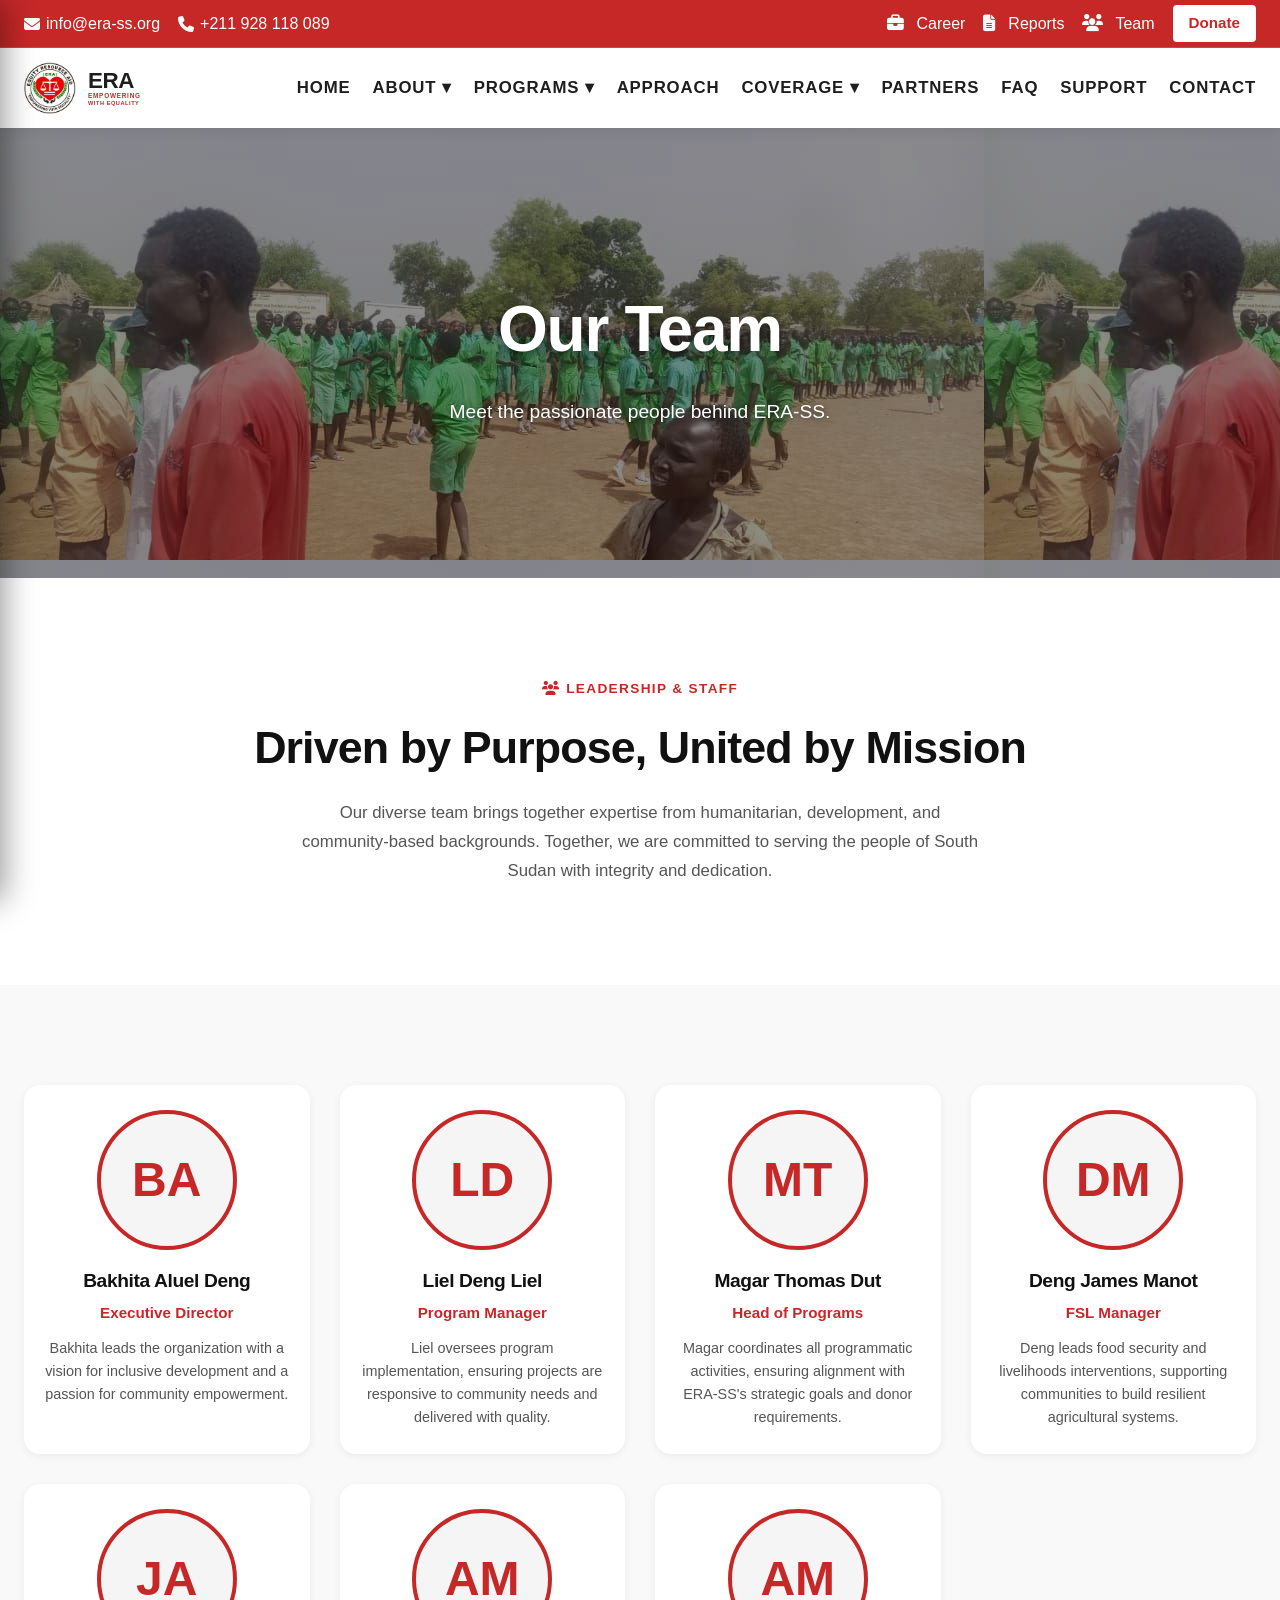
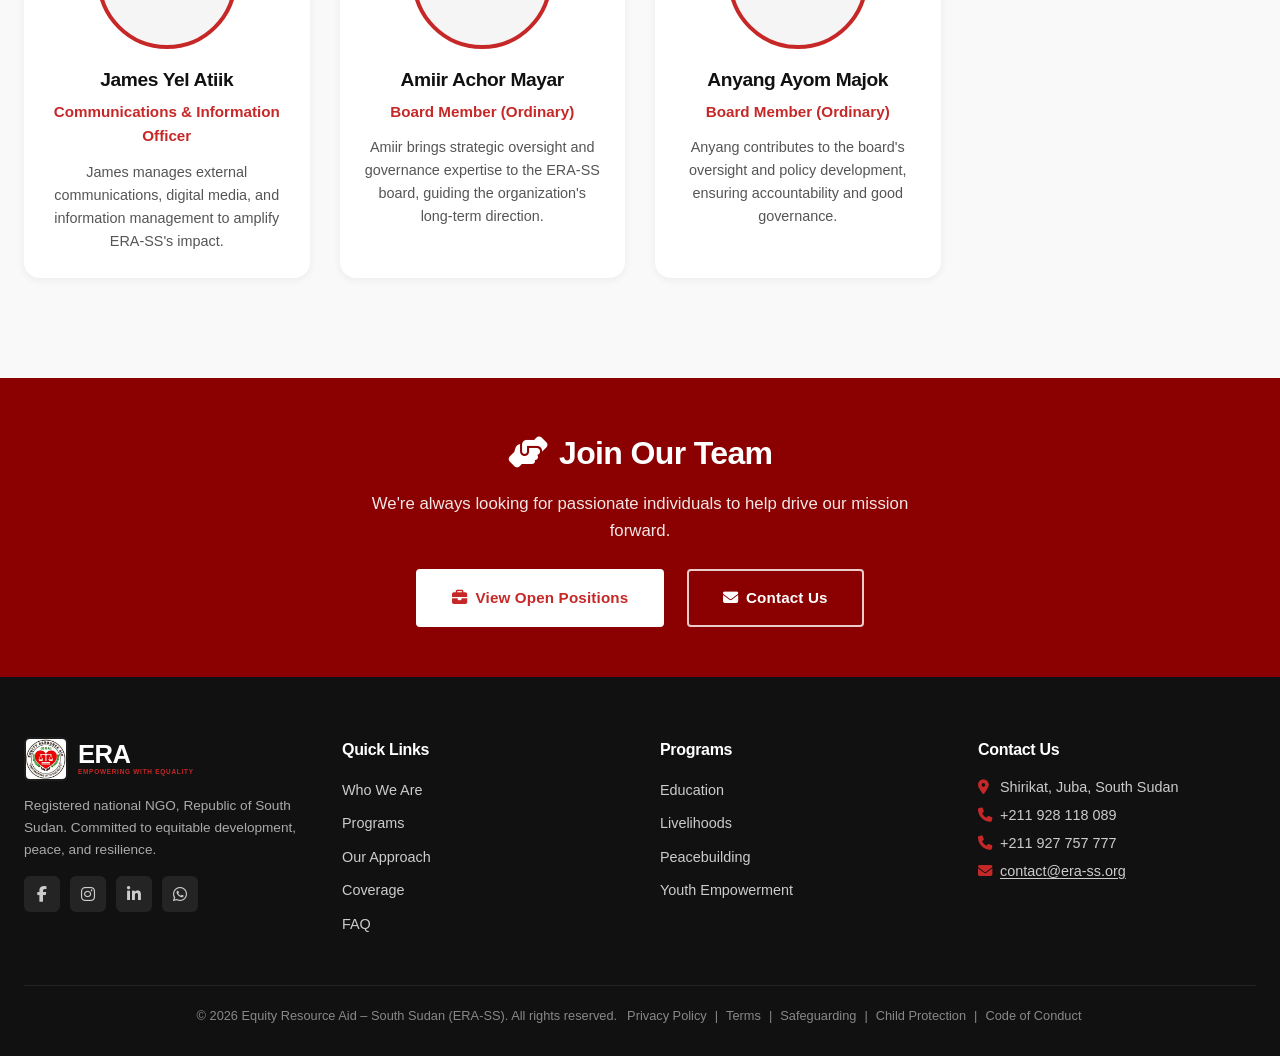
<file: team.html>
<!DOCTYPE html>
<html lang="en">
<head>
    <meta charset="UTF-8" />
    <meta name="viewport" content="width=device-width, initial-scale=1.0, viewport-fit=cover" />
    <title>Our Team – ERA-SS</title>
    <meta name="description" content="Meet the dedicated team behind ERA-SS – Equity Resource Aid South Sudan." />
    <meta name="theme-color" content="#C62828" />
    <link rel="stylesheet" href="style.css" />
    <link rel="stylesheet" href="https://cdnjs.cloudflare.com/ajax/libs/font-awesome/6.5.0/css/all.min.css" />
    <style>
        /* Extra inline styles for team page only */
        .team-card {
            transition: transform 0.3s ease, box-shadow 0.3s ease;
        }
        .team-card:hover {
            transform: translateY(-6px);
            box-shadow: 0 12px 30px rgba(0,0,0,0.12);
        }
        .team-img-wrapper {
            width: 140px;
            height: 140px;
            border-radius: 50%;
            overflow: hidden;
            margin: 0 auto 16px;
            border: 4px solid var(--era-primary);
            background: #f5f5f5;
            display: flex;
            align-items: center;
            justify-content: center;
        }
        .team-img-wrapper img {
            width: 100%;
            height: 100%;
            object-fit: cover;
        }
        .team-img-wrapper .initials {
            font-size: 3rem;
            color: var(--era-primary);
            font-weight: 700;
            text-transform: uppercase;
        }
        .team-card h3 {
            font-size: 1.2rem;
            margin-bottom: 4px;
            color: #111;
        }
        .team-card .role {
            color: var(--era-primary);
            font-weight: 600;
            margin-bottom: 12px;
            font-size: 0.95rem;
        }
        .team-card p {
            color: var(--text-muted);
            font-size: 0.9rem;
            line-height: 1.6;
        }
    </style>
</head>
<body>

    <!-- ===== TOP BAR ===== -->
<div class="top-bar" id="topBar">
    <div class="top-bar-inner left">
        <a href="mailto:info@era-ss.org">
            <i class="fas fa-envelope"></i>
            <span class="label">info@era-ss.org</span>
        </a>
        <a href="tel:+211928118089">
            <i class="fas fa-phone"></i>
            <span class="label">+211 928 118 089</span>
        </a>
    </div>
    <div class="top-bar-inner right">
        <a href="career.html" class="nav-link-top"><i class="fas fa-briefcase"></i> Career</a>
        <a href="report.html" class="nav-link-top"><i class="fas fa-file-alt"></i> Reports</a>
        <a href="team.html" class="nav-link-top"><i class="fas fa-users"></i> Team</a>
        <a href="support.html" class="donate-btn">Donate</a>
    </div>
</div>

<!-- ===== NAVBAR ===== -->
<nav class="navbar" id="navbar">
    <div class="container">
        <a href="index.html" class="logo">
            <img src="assets/erass.jpeg" alt="ERA-SS Logo" onerror="this.outerHTML='<div class=\'logo-fallback\'>E</div>';" />
            <div class="logo-text-wrapper">
                <span class="logo-text">ERA</span>
                <span class="logo-sub">EMPOWERING</span>
                <span class="logo-sub-line2">WITH EQUALITY</span>
            </div>
        </a>
        <div class="nav-links">
            <a href="index.html" class="nav-link">Home</a>
            <div class="dropdown">
                <a href="about.html" class="nav-link">About ▾</a>
                <div class="dropdown-menu">
                    <a href="about.html#background">Know Who We Are</a>
                    <a href="about.html#vision">Our Genesis</a>
                    <a href="team.html">Meet Our Team</a>
                    <a href="report.html">Our Reports</a>
                    <a href="partners.html">Partners &amp; Donors</a>
                </div>
            </div>
            <div class="dropdown">
                <a href="programs.html" class="nav-link">Programs ▾</a>
                <div class="dropdown-menu">
                    <a href="programs.html#education">Education</a>
                    <a href="programs.html#livelihoods">Agriculture &amp; Livelihood</a>
                    <a href="programs.html#peacebuilding">Peacebuilding &amp; Advocacy</a>
                    <a href="programs.html#youth">Youth Empowerment</a>
                    <a href="programs.html#protection">General Protection</a>
                    <a href="programs.html#gender">Gender Equality</a>
                    <a href="programs.html#climate">Climate Resilience</a>
                </div>
            </div>
            <a href="approach.html" class="nav-link">Approach</a>
            <div class="dropdown">
                <a href="coverage.html" class="nav-link">Coverage ▾</a>
                <div class="dropdown-menu">
                    <a href="coverage.html#central-equatoria">Central Equatoria</a>
                    <a href="coverage.html#jonglei">Jonglei</a>
                    <a href="coverage.html#unity">Unity</a>
                    <a href="coverage.html#upper-nile">Upper Nile</a>
                    <a href="coverage.html#lakes">Lakes</a>
                    <a href="coverage.html#warrap">Warrap</a>
                    <a href="coverage.html#northern-bahr-el-ghazal">Northern Bahr el Ghazal</a>
                    <a href="coverage.html#western-bahr-el-ghazal">Western Bahr el Ghazal</a>
                    <a href="coverage.html#abyei">Abyei Administrative Area</a>
                    <a href="coverage.html#ruweng">Ruweng Administrative Area</a>
                </div>
            </div>
            <a href="partners.html" class="nav-link">Partners</a>
            <a href="faq.html" class="nav-link">FAQ</a>
            <a href="support.html" class="nav-link">Support</a>
            <a href="contact.html" class="nav-link">Contact</a>
            
        </div>
        <button class="mobile-toggle" id="mobileToggle" aria-label="Open menu">☰</button>
    </div>
</nav>

<!-- ===== MOBILE MENU ===== -->
<div class="mobile-overlay" id="mobileOverlay"></div>
<div class="mobile-menu" id="mobileMenu">
    <div class="mobile-menu-logo">
        <img src="assets/erass.jpeg" alt="ERA-SS Logo" onerror="this.outerHTML='<div class=\'mobile-logo-fallback\'>E</div>';" />
        <div class="mobile-logo-text-wrapper">
            <span class="mobile-logo-text">ERA</span>
            <span class="mobile-logo-sub">EMPOWERING</span>
            <span class="mobile-logo-sub-line2">WITH EQUALITY</span>
        </div>
    </div>
    <a href="index.html">Home</a>
    <button class="mobile-dropdown-btn" data-target="mobile-about-submenu">
        <span>About</span>
        <span class="dropdown-chevron">▾</span>
    </button>
    <div class="mobile-submenu" id="mobile-about-submenu">
        <a href="about.html#background">Know Who We Are</a>
        <a href="about.html#vision">Our Genesis</a>
        <a href="team.html">Meet Our Team</a>
        <a href="report.html">Our Reports</a>
        <a href="partners.html">Partners &amp; Donors</a>
    </div>
    <button class="mobile-dropdown-btn" data-target="mobile-programs-submenu">
        <span>Programs</span>
        <span class="dropdown-chevron">▾</span>
    </button>
    <div class="mobile-submenu" id="mobile-programs-submenu">
        <a href="programs.html#education">Education</a>
        <a href="programs.html#livelihoods">Agriculture &amp; Livelihood</a>
        <a href="programs.html#peacebuilding">Peacebuilding &amp; Advocacy</a>
        <a href="programs.html#youth">Youth Empowerment</a>
        <a href="programs.html#protection">General Protection</a>
        <a href="programs.html#gender">Gender Equality</a>
        <a href="programs.html#climate">Climate Resilience</a>
    </div>
    <a href="approach.html">Approach</a>
    <button class="mobile-dropdown-btn" data-target="mobile-coverage-submenu">
        <span>Coverage</span>
        <span class="dropdown-chevron">▾</span>
    </button>
    <div class="mobile-submenu" id="mobile-coverage-submenu">
        <a href="coverage.html#central-equatoria">Central Equatoria</a>
        <a href="coverage.html#jonglei">Jonglei</a>
        <a href="coverage.html#unity">Unity</a>
        <a href="coverage.html#upper-nile">Upper Nile</a>
        <a href="coverage.html#lakes">Lakes</a>
        <a href="coverage.html#warrap">Warrap</a>
        <a href="coverage.html#northern-bahr-el-ghazal">Northern Bahr el Ghazal</a>
        <a href="coverage.html#western-bahr-el-ghazal">Western Bahr el Ghazal</a>
        <a href="coverage.html#abyei">Abyei Administrative Area</a>
        <a href="coverage.html#ruweng">Ruweng Administrative Area</a>
    </div>
    <a href="partners.html">Partners</a>
    <a href="faq.html">FAQ</a>
    <a href="support.html">Support</a>
    <a href="contact.html">Contact</a>
    
</div>

    <!-- ===== MAIN CONTENT ===== -->
    <main>

        <!-- ===== HERO ===== -->
        <section class="hero" style="background-image: url('assets/equity5.jpg'); height: 50vh; min-height: 350px; display: flex; align-items: center; justify-content: center; position: relative;">
            <div class="slide-overlay" style="background: rgba(0,0,0,0.45);"></div>
            <div class="container" style="position: relative; z-index: 3; text-align: center;">
                <h1 style="color: #fff; font-size: clamp(2.5rem, 5vw, 4rem); font-weight: 800; text-shadow: 0 2px 12px rgba(0,0,0,0.6);">Our Team</h1>
                <p style="color: #fff; font-size: 1.2rem; max-width: 700px; margin: 16px auto 0; text-shadow: 0 1px 6px rgba(0,0,0,0.6);">Meet the passionate people behind ERA-SS.</p>
            </div>
        </section>

        <!-- ===== TEAM INTRO ===== -->
        <section class="section bg-white">
            <div class="container text-center">
                <p class="section-subtitle"><i class="fas fa-users" style="margin-right:6px;"></i>Leadership &amp; Staff</p>
                <h2 class="section-title">Driven by Purpose, United by Mission</h2>
                <p style="max-width: 700px; margin: 0 auto; color: var(--text-muted); font-size: 1.05rem; line-height: 1.7;">
                    Our diverse team brings together expertise from humanitarian, development, and community‑based backgrounds. 
                    Together, we are committed to serving the people of South Sudan with integrity and dedication.
                </p>
            </div>
        </section>

        <!-- ===== TEAM MEMBERS GRID ===== -->
        <section id="team-members" class="section bg-light">
            <div class="container">
                <div class="grid-3" style="gap: 30px;">

                    <!-- 1. Bakhita Aluel Deng – Executive Director -->
                    <div class="card team-card" style="text-align: center; padding: 24px 20px;">
                        <div class="team-img-wrapper">
                            <span class="initials">BA</span>
                        </div>
                        <h3>Bakhita Aluel Deng</h3>
                        <div class="role">Executive Director</div>
                        <p>Bakhita leads the organization with a vision for inclusive development and a passion for community empowerment.</p>
                    </div>

                    <!-- 2. Liel Deng Liel – Program Manager -->
                    <div class="card team-card" style="text-align: center; padding: 24px 20px;">
                        <div class="team-img-wrapper">
                            <span class="initials">LD</span>
                        </div>
                        <h3>Liel Deng Liel</h3>
                        <div class="role">Program Manager</div>
                        <p>Liel oversees program implementation, ensuring projects are responsive to community needs and delivered with quality.</p>
                    </div>

                    <!-- 3. Magar Thomas Dut – Head of Programs -->
                    <div class="card team-card" style="text-align: center; padding: 24px 20px;">
                        <div class="team-img-wrapper">
                            <span class="initials">MT</span>
                        </div>
                        <h3>Magar Thomas Dut</h3>
                        <div class="role">Head of Programs</div>
                        <p>Magar coordinates all programmatic activities, ensuring alignment with ERA-SS's strategic goals and donor requirements.</p>
                    </div>

                    <!-- 4. Deng James Manot – FSL Manager -->
                    <div class="card team-card" style="text-align: center; padding: 24px 20px;">
                        <div class="team-img-wrapper">
                            <span class="initials">DM</span>
                        </div>
                        <h3>Deng James Manot</h3>
                        <div class="role">FSL Manager</div>
                        <p>Deng leads food security and livelihoods interventions, supporting communities to build resilient agricultural systems.</p>
                    </div>

                    <!-- 5. James Yel Atiik – Communications & Information Officer -->
                    <div class="card team-card" style="text-align: center; padding: 24px 20px;">
                        <div class="team-img-wrapper">
                            <span class="initials">JA</span>
                        </div>
                        <h3>James Yel Atiik</h3>
                        <div class="role">Communications &amp; Information Officer</div>
                        <p>James manages external communications, digital media, and information management to amplify ERA-SS's impact.</p>
                    </div>

                    <!-- 6. Amiir Achor Mayar – Board Member (Ordinary) -->
                    <div class="card team-card" style="text-align: center; padding: 24px 20px;">
                        <div class="team-img-wrapper">
                            <span class="initials">AM</span>
                        </div>
                        <h3>Amiir Achor Mayar</h3>
                        <div class="role">Board Member (Ordinary)</div>
                        <p>Amiir brings strategic oversight and governance expertise to the ERA-SS board, guiding the organization's long-term direction.</p>
                    </div>

                    <!-- 7. Anyang Ayom Majok – Board Member (Ordinary) -->
                    <div class="card team-card" style="text-align: center; padding: 24px 20px;">
                        <div class="team-img-wrapper">
                            <span class="initials">AM</span>
                        </div>
                        <h3>Anyang Ayom Majok</h3>
                        <div class="role">Board Member (Ordinary)</div>
                        <p>Anyang contributes to the board's oversight and policy development, ensuring accountability and good governance.</p>
                    </div>

                </div>
            </div>
        </section>

        <!-- ===== CALL TO ACTION ===== -->
        <section class="cta-banner" style="background: var(--era-primary-dark);">
            <div class="container text-center">
                <h2 style="color: #fff;"><i class="fas fa-hands-helping" style="margin-right:12px;"></i>Join Our Team</h2>
                <p style="max-width: 600px; margin: 0 auto; opacity: 0.9; color: #fff;">
                    We're always looking for passionate individuals to help drive our mission forward.
                </p>
                <div style="margin-top: 24px;">
                    <a href="career.html" class="btn btn-light" style="margin-right: 10px;"><i class="fas fa-briefcase" style="margin-right:8px;"></i>View Open Positions</a>
                    <a href="contact.html" class="btn btn-outline-light"><i class="fas fa-envelope" style="margin-right:8px;"></i>Contact Us</a>
                </div>
            </div>
        </section>

    </main>

    <!-- ===== FOOTER ===== -->
    <footer class="footer">
        <div class="container">
            <div class="footer-grid">
                <div class="footer-col">
                    <div class="footer-logo">
                        <img src="assets/erass.jpeg" alt="ERA-SS Logo" class="footer-logo-img" onerror="this.outerHTML='<div style=\'width:44px;height:44px;background:var(--era-primary);border-radius:6px;display:flex;align-items:center;justify-content:center;color:#fff;font-weight:800;font-size:1.3rem;\'>E</div>';" />
                        <div class="footer-brand-wrapper">
                            <span class="footer-brand-name">ERA</span>
                            <span class="footer-brand-sub">Empowering with Equality</span>
                        </div>
                    </div>
                    <p class="footer-description">Registered national NGO, Republic of South Sudan. Committed to equitable development, peace, and resilience.</p>
                    <div class="footer-socials">
                        <a href="https://www.facebook.com/people/Equity-Resource-Aid-South-Sudan/61590477338666/" target="_blank" class="footer-social-icon"><i class="fab fa-facebook-f"></i></a>
                        <a href="https://www.instagram.com/equityresourceaid?igsh=MTRuMzd4bTc2azZmZA==" target="_blank" class="footer-social-icon"><i class="fab fa-instagram"></i></a>
                        <a href="https://www.linkedin.com/in/equity-resource-aid-south-sudan-45a908414" target="_blank" class="footer-social-icon"><i class="fab fa-linkedin-in"></i></a>
                        <a href="https://wa.me/211928118089" target="_blank" class="footer-social-icon"><i class="fab fa-whatsapp"></i></a>
                    </div>
                </div>
                <div class="footer-col">
                    <h4>Quick Links</h4>
                    <ul class="footer-links">
                        <li><a href="about.html">Who We Are</a></li>
                        <li><a href="programs.html">Programs</a></li>
                        <li><a href="approach.html">Our Approach</a></li>
                        <li><a href="coverage.html">Coverage</a></li>
                        <li><a href="faq.html">FAQ</a></li>
                    </ul>
                </div>
                <div class="footer-col">
                    <h4>Programs</h4>
                    <ul class="footer-links">
                        <li><a href="programs.html#programs-grid">Education</a></li>
                        <li><a href="programs.html#programs-grid">Livelihoods</a></li>
                        <li><a href="programs.html#programs-grid">Peacebuilding</a></li>
                        <li><a href="programs.html#programs-grid">Youth Empowerment</a></li>
                    </ul>
                </div>
                <div class="footer-col">
                    <h4>Contact Us</h4>
                    <ul class="footer-contact-info">
                        <li><i class="fas fa-location-dot" style="width:18px;color:var(--era-primary);"></i> Shirikat, Juba, South Sudan</li>
                        <li><i class="fas fa-phone" style="width:18px;color:var(--era-primary);"></i> +211 928 118 089</li>
                        <li><i class="fas fa-phone" style="width:18px;color:var(--era-primary);"></i> +211 927 757 777</li>
                        <li><i class="fas fa-envelope" style="width:18px;color:var(--era-primary);"></i> <a href="mailto:contact@era-ss.org">contact@era-ss.org</a></li>
                    </ul>
                </div>
            </div>
            <div class="footer-bottom">
                <p>© 2026 Equity Resource Aid – South Sudan (ERA-SS). All rights reserved.</p>
                <div class="footer-legal">
                    <a href="#">Privacy Policy</a> |
                    <a href="#">Terms</a> |
                    <a href="#">Safeguarding</a> |
                    <a href="#">Child Protection</a> |
                    <a href="#">Code of Conduct</a>
                </div>
            </div>
        </div>
    </footer>

    <script src="script.js"></script>
    <!-- No additional JS needed for team page -->
</body>
</html>
</file>
<file: style.css>
/* ============================================================
   style.css – Complete styles for ERA-SS multi-page website
   ============================================================ */

/* ---------- CSS Variables ---------- */
:root {
  --era-primary: #C62828;
  --era-primary-dark: #8B0000;
  --era-secondary: #F4A825;
  --era-dark: #1F1F1F;
  --era-light: #F9F9F9;
  --era-white: #FFFFFF;
  --font-primary: 'Archivo', sans-serif;
  --container-max: 1280px;
  --radius-sm: 6px;
  --radius-md: 10px;
  --radius-lg: 16px;
  --radius-xl: 24px;
  --shadow-sm: 0 2px 8px rgba(0, 0, 0, .06);
  --shadow-md: 0 8px 28px rgba(0, 0, 0, .10);
  --shadow-lg: 0 20px 50px rgba(0, 0, 0, .14);
  --shadow-xl: 0 30px 70px rgba(0, 0, 0, .18);
  --transition: 250ms ease;
  --transition-slow: 400ms ease;
  --text-dark: #1e1e1e;
  --text-muted: #555;
  --border-light: #E0E0E0;
  --border-lighter: #EEEEEE;
  --topbar-height: 48px;
}

/* ---------- Reset & Base ---------- */
* {
  margin: 0;
  padding: 0;
  box-sizing: border-box;
}
html {
  scroll-behavior: smooth;
  -webkit-text-size-adjust: 100%;
  scroll-padding-top: calc(var(--topbar-height) + 90px);
}
body {
  font-family: var(--font-primary);
  background: var(--era-white);
  color: var(--text-dark);
  line-height: 1.6;
  overflow-x: hidden;
  min-width: 320px;
  padding-top: calc(var(--topbar-height) + 80px);
}
h1, h2, h3, h4, h5, h6 {
  font-family: var(--font-primary);
  font-weight: 700;
  letter-spacing: -0.02em;
}
img {
  max-width: 100%;
  height: auto;
  display: block;
}
a {
  text-decoration: none;
  color: inherit;
}

/* ============================================================
   TOP BAR – BIG, CLEAN, RESPONSIVE
   ============================================================ */
.top-bar {
  position: fixed;
  top: 0;
  left: 0;
  right: 0;
  height: var(--topbar-height);
  background: var(--era-primary);
  color: #fff;
  font-size: 1rem;
  display: flex;
  align-items: center;
  justify-content: space-between;
  padding: 0 24px;
  z-index: 1002;
  transition: transform 0.35s ease;
  border-bottom: 1px solid rgba(255, 255, 255, 0.15);
}
.top-bar.hidden {
  transform: translateY(-100%);
}
.top-bar a {
  color: #fff;
  text-decoration: none;
  transition: color 0.2s;
  display: inline-flex;
  align-items: center;
  gap: 6px;
  white-space: nowrap;
  font-size: 1rem;
}
.top-bar a:hover {
  color: #000;
}
.top-bar .donate-btn {
  background: #fff;
  color: var(--era-primary) !important;
  font-weight: 700;
  padding: 6px 16px;
  border-radius: 4px;
  font-size: 0.95rem;
  transition: background 0.25s, transform 0.2s;
}
.top-bar .donate-btn:hover {
  background: #e0e0e0;
  transform: scale(1.04);
}
.top-bar-inner {
  display: flex;
  align-items: center;
  gap: 20px;
  flex-wrap: wrap;
}
.top-bar-inner.left {
  gap: 18px;
}
.top-bar-inner.right {
  gap: 18px;
}

/* Top bar nav links (Career, Reports, Team) */
.top-bar .nav-link-top {
  color: #fff;
  font-weight: 500;
  font-size: 1rem;
  padding: 2px 0;
  transition: color 0.2s;
}
.top-bar .nav-link-top i {
  margin-right: 6px;
  font-size: 1.05rem;
}
.top-bar .nav-link-top:hover {
  color: #000;
}
.top-bar .label {
  display: inline;
}

/* Tablet: slightly smaller */
@media (max-width: 820px) {
  .top-bar {
    padding: 0 16px;
    height: 44px;
    font-size: 0.85rem;
  }
  .top-bar a {
    font-size: 0.85rem;
  }
  .top-bar .nav-link-top {
    font-size: 0.82rem;
  }
  .top-bar .nav-link-top i {
    font-size: 0.85rem;
  }
  .top-bar .donate-btn {
    font-size: 0.78rem;
    padding: 4px 12px;
  }
  .top-bar-inner {
    gap: 14px;
  }
  .top-bar-inner.left {
    gap: 12px;
  }
  .top-bar-inner.right {
    gap: 12px;
  }
  .top-bar-inner.left .label {
    display: none; /* hide email/phone text, show only icons */
  }
  .top-bar-inner.left a i {
    font-size: 0.95rem;
  }
}

/* Mobile: Career, Reports, Team spread evenly, email/phone hidden, Donate hidden */
@media (max-width: 520px) {
  .top-bar {
    padding: 0 8px;
    height: 38px;
    font-size: 0.7rem;
  }
  .top-bar-inner.left {
    display: none !important;
  }
  .top-bar-inner.right {
    width: 100%;
    justify-content: space-around;
    gap: 0;
  }
  .top-bar .nav-link-top {
    font-size: 0.72rem;
    font-weight: 600;
    padding: 2px 0;
  }
  .top-bar .nav-link-top i {
    font-size: 0.65rem;
    margin-right: 4px;
  }
  .top-bar .donate-btn {
    display: none !important;
  }
}

/* Very small phones */
@media (max-width: 380px) {
  .top-bar .nav-link-top {
    font-size: 0.6rem;
  }
  .top-bar .nav-link-top i {
    font-size: 0.55rem;
    margin-right: 2px;
  }
}

/* ============================================================
   NAVBAR – SOLID WHITE
   ============================================================ */
.navbar {
  position: fixed;
  top: var(--topbar-height);
  left: 0;
  right: 0;
  height: 80px;
  background: #ffffff;
  box-shadow: 0 2px 12px rgba(0, 0, 0, 0.08);
  z-index: 1001;
  transition: top 0.35s ease, box-shadow 0.35s ease;
}
.navbar.scrolled {
  box-shadow: 0 4px 20px rgba(0, 0, 0, 0.12);
}
@media (max-width: 768px) {
  .navbar {
    height: 68px;
    top: 0;
  }
  body {
    padding-top: 68px;
  }
}
@media (max-width: 520px) {
  .navbar {
    height: 60px;
  }
  body {
    padding-top: 60px;
  }
}

.navbar .container {
  max-width: var(--container-max);
  margin: 0 auto;
  padding: 0 24px;
  height: 100%;
  display: flex;
  align-items: center;
  justify-content: space-between;
  gap: 30px;
}
@media (max-width: 1100px) {
  .navbar .container {
    gap: 20px;
  }
}
@media (max-width: 1024px) {
  .navbar .container {
    gap: 0;
  }
}
@media (max-width: 520px) {
  .navbar .container {
    padding: 0 12px;
  }
}

/* ----- LOGO (Three-line: ERA, EMPOWERING, WITH EQUALITY) ----- */
.logo {
  display: flex;
  align-items: center;
  gap: 12px;
  text-decoration: none;
  flex-shrink: 0;
}
.logo img {
  width: 52px;
  height: 52px;
  object-fit: contain;
  border-radius: 6px;
}
.logo-fallback {
  width: 52px;
  height: 52px;
  background: var(--era-primary);
  color: #fff;
  border-radius: 6px;
  display: flex;
  align-items: center;
  justify-content: center;
  font-weight: 800;
  font-size: 1.6rem;
  flex-shrink: 0;
}
.logo-text-wrapper {
  display: flex;
  flex-direction: column;
  line-height: 1.1;
  align-items: flex-start;
}
.logo-text {
  font-weight: 900;
  font-size: 1.6rem;
  color: var(--text-dark);
  letter-spacing: -0.02em;
  line-height: 1;
}
.logo-sub {
  font-size: 0.45rem;
  letter-spacing: 0.15em;
  color: var(--era-primary);
  text-transform: uppercase;
  font-weight: 700;
  line-height: 1.2;
}
.logo-sub-line2 {
  font-size: 0.4rem;
  letter-spacing: 0.12em;
  color: var(--era-primary);
  text-transform: uppercase;
  font-weight: 600;
  line-height: 1.2;
}
@media (max-width: 768px) {
  .logo img {
    width: 44px;
    height: 44px;
  }
  .logo-fallback {
    width: 44px;
    height: 44px;
    font-size: 1.3rem;
  }
  .logo-text {
    font-size: 1.3rem;
  }
  .logo-sub {
    font-size: 0.38rem;
  }
  .logo-sub-line2 {
    font-size: 0.34rem;
  }
  .logo {
    gap: 10px;
  }
}
@media (max-width: 520px) {
  .logo img {
    width: 38px;
    height: 38px;
  }
  .logo-fallback {
    width: 38px;
    height: 38px;
    font-size: 1.1rem;
  }
  .logo-text {
    font-size: 1.1rem;
  }
  .logo-sub {
    font-size: 0.32rem;
  }
  .logo-sub-line2 {
    font-size: 0.28rem;
  }
  .logo {
    gap: 8px;
  }
}
@media (max-width: 400px) {
  .logo img {
    width: 30px;
    height: 30px;
  }
  .logo-fallback {
    width: 30px;
    height: 30px;
    font-size: 0.9rem;
  }
  .logo-text {
    font-size: 0.95rem;
  }
  .logo-sub {
    font-size: 0.28rem;
  }
  .logo-sub-line2 {
    font-size: 0.24rem;
  }
  .logo {
    gap: 6px;
  }
}

/* ----- NAV LINKS (Uppercase, larger) ----- */
.nav-links {
  display: flex;
  align-items: center;
  gap: 22px;
}
.nav-link {
  color: var(--text-dark);
  text-decoration: none;
  font-weight: 600;
  font-size: 1.05rem;
  text-transform: uppercase;
  letter-spacing: 0.05em;
  position: relative;
  transition: color 0.3s;
  cursor: pointer;
  white-space: nowrap;
}
.nav-link.active {
  color: var(--era-primary);
}
.nav-link::after {
  content: '';
  position: absolute;
  left: 0;
  bottom: -6px;
  width: 0;
  height: 2px;
  background: var(--era-primary);
  transition: width 0.3s ease;
  border-radius: 1px;
}
.nav-link:hover {
  color: var(--era-primary);
}
.nav-link:hover::after {
  width: 100%;
}
@media (max-width: 1100px) {
  .nav-link {
    font-size: 0.85rem;
    letter-spacing: 0.03em;
  }
  .nav-links {
    gap: 14px;
  }
}
@media (max-width: 1024px) {
  .nav-links {
    display: none;
  }
}

/* ----- DROPDOWN (Desktop) ----- */
.dropdown {
  position: relative;
  display: flex;
  align-items: center;
}
.dropdown-menu {
  position: absolute;
  top: calc(100% + 6px);
  left: -10px;
  background: #fff;
  border-radius: 10px;
  box-shadow: var(--shadow-xl);
  min-width: 240px;
  opacity: 0;
  visibility: hidden;
  transform: translateY(10px);
  transition: opacity 0.28s ease, visibility 0.28s ease, transform 0.28s ease;
  padding: 8px 0;
  z-index: 999;
  pointer-events: none;
}
.dropdown:hover .dropdown-menu,
.dropdown-menu:hover {
  opacity: 1;
  visibility: visible;
  transform: translateY(0);
  pointer-events: auto;
}
.dropdown::after {
  content: '';
  position: absolute;
  top: 100%;
  left: 0;
  right: 0;
  height: 14px;
}
.dropdown-menu a {
  display: block;
  padding: 11px 22px;
  color: var(--text-dark);
  text-decoration: none;
  font-size: 0.85rem;
  font-weight: 500;
  transition: background 0.2s, color 0.2s, padding-left 0.2s;
  white-space: nowrap;
  text-transform: none;
  letter-spacing: normal;
}
.dropdown-menu a:hover {
  background: #f5f5f5;
  color: var(--era-primary);
  padding-left: 26px;
}
.dropdown-menu hr {
  margin: 4px 12px;
  border: none;
  border-top: 1px solid #eee;
}

/* ----- NAV DONATE ----- */
.nav-donate {
  background: var(--era-primary);
  color: #fff !important;
  padding: 10px 22px;
  border-radius: 4px;
  font-weight: 700;
  transition: background 0.3s, transform 0.2s;
  display: inline-block;
  text-transform: none !important;
  letter-spacing: normal !important;
}
.nav-donate:hover {
  background: var(--era-primary-dark);
  transform: translateY(-2px);
  box-shadow: 0 6px 20px rgba(198, 40, 40, 0.35);
}
.nav-donate::after {
  display: none !important;
}
@media (max-width: 1100px) {
  .nav-donate {
    padding: 8px 16px;
    font-size: 0.8rem;
  }
}

/* ----- MOBILE TOGGLE ----- */
.mobile-toggle {
  display: none;
  background: none;
  border: none;
  color: var(--era-primary);
  font-size: 2rem;
  cursor: pointer;
  transition: color 0.35s, transform 0.2s;
  padding: 6px 8px;
  border-radius: 4px;
  line-height: 1;
}
.mobile-toggle:hover {
  color: var(--era-primary-dark);
  transform: scale(1.1);
}
@media (max-width: 1024px) {
  .mobile-toggle {
    display: block;
  }
}
@media (max-width: 520px) {
  .mobile-toggle {
    font-size: 1.6rem;
    padding: 4px 6px;
  }
}

/* ============================================================
   MOBILE OVERLAY & MENU
   ============================================================ */
.mobile-overlay {
  position: fixed;
  inset: 0;
  background: rgba(0, 0, 0, 0.55);
  z-index: 1500;
  opacity: 0;
  visibility: hidden;
  transition: opacity 0.35s ease, visibility 0.35s ease;
}
.mobile-overlay.open {
  opacity: 1;
  visibility: visible;
}

.mobile-menu {
  position: fixed;
  top: 0;
  left: 0;
  width: 320px;
  max-width: 85vw;
  height: 100%;
  background: #1A1A1A;
  z-index: 2000;
  transform: translateX(-100%);
  transition: transform 0.4s cubic-bezier(0.4, 0, 0.2, 1);
  padding: 0 20px 30px;
  overflow-y: auto;
  box-shadow: 4px 0 30px rgba(0, 0, 0, 0.4);
  display: flex;
  flex-direction: column;
  gap: 4px;
}
.mobile-menu.open {
  transform: translateX(0);
}
.mobile-menu-logo {
  display: flex;
  align-items: center;
  gap: 12px;
  padding: 24px 0 22px;
  border-bottom: 1px solid rgba(255, 255, 255, 0.1);
  margin-bottom: 8px;
}
.mobile-menu-logo img {
  width: 48px;
  height: 48px;
  object-fit: contain;
  border-radius: 8px;
  background: rgba(255, 255, 255, 0.05);
  padding: 2px;
}
.mobile-logo-fallback {
  width: 48px;
  height: 48px;
  background: var(--era-primary);
  color: #fff;
  border-radius: 8px;
  display: flex;
  align-items: center;
  justify-content: center;
  font-weight: 800;
  font-size: 1.5rem;
  flex-shrink: 0;
}
.mobile-logo-text-wrapper {
  display: flex;
  flex-direction: column;
  line-height: 1.1;
  align-items: flex-start;
}
.mobile-logo-text {
  font-weight: 900;
  font-size: 1.6rem;
  color: #fff;
  line-height: 1;
  letter-spacing: -0.02em;
}
.mobile-logo-sub {
  font-size: 0.4rem;
  letter-spacing: 0.12em;
  text-transform: uppercase;
  color: var(--era-secondary);
  font-weight: 700;
  line-height: 1.2;
}
.mobile-logo-sub-line2 {
  font-size: 0.36rem;
  letter-spacing: 0.1em;
  text-transform: uppercase;
  color: rgba(255, 255, 255, 0.6);
  font-weight: 600;
  line-height: 1.2;
}
@media (max-width: 520px) {
  .mobile-logo-text {
    font-size: 1.3rem;
  }
  .mobile-logo-sub {
    font-size: 0.35rem;
  }
  .mobile-logo-sub-line2 {
    font-size: 0.3rem;
  }
}
.mobile-menu a {
  display: block;
  padding: 13px 4px;
  color: #fff;
  text-decoration: none;
  border-bottom: 1px solid rgba(255, 255, 255, 0.08);
  font-size: 1rem;
  transition: color 0.2s, padding-left 0.2s;
  text-transform: uppercase;
  font-weight: 500;
  letter-spacing: 0.04em;
}
.mobile-menu a:hover {
  color: var(--era-secondary);
  padding-left: 8px;
}
.mobile-menu .mobile-donate {
  background: var(--era-primary);
  text-align: center;
  border-radius: 4px;
  margin-top: 12px;
  padding: 14px;
  font-weight: 700;
  border-bottom: none;
  text-transform: none !important;
  letter-spacing: normal !important;
}
.mobile-menu .mobile-donate:hover {
  background: var(--era-primary-dark);
  padding-left: 14px;
}
.mobile-dropdown-btn {
  display: flex;
  align-items: center;
  justify-content: space-between;
  width: 100%;
  padding: 14px 8px;
  background: none;
  border: none;
  border-bottom: 1px solid rgba(255, 255, 255, 0.08);
  color: #fff;
  font-family: var(--font-primary);
  font-size: 1rem;
  font-weight: 500;
  cursor: pointer;
  transition: color 0.2s;
  text-align: left;
  text-transform: uppercase;
  letter-spacing: 0.04em;
}
.mobile-dropdown-btn:hover {
  color: var(--era-secondary);
}
.dropdown-chevron {
  display: inline-flex;
  align-items: center;
  transition: transform 0.3s ease;
  color: rgba(255, 255, 255, 0.7);
  margin-left: 8px;
}
.mobile-dropdown-btn.active .dropdown-chevron {
  transform: rotate(-180deg);
  color: var(--era-secondary);
}
.mobile-submenu {
  max-height: 0;
  overflow: hidden;
  transition: max-height 0.4s ease;
  background: rgba(255, 255, 255, 0.03);
  border-radius: 6px;
  margin-left: 8px;
}
.mobile-submenu.open {
  max-height: 2000px !important;
  overflow: visible !important;
}
.mobile-submenu a {
  padding: 10px 16px !important;
  font-size: 0.85rem !important;
  border-bottom: none !important;
  opacity: 0.85;
  text-transform: none !important;
  letter-spacing: normal !important;
}
.mobile-submenu a:hover {
  opacity: 1;
  background: rgba(255, 255, 255, 0.05);
}

/* ============================================================
   HERO – STARTS BELOW NAVBAR, FULL WIDTH, BRIGHT IMAGES
   ============================================================ */
.hero {
  position: relative;
  margin-top: 0;
  height: calc(100vh - var(--topbar-height) - 80px);
  min-height: 500px;
  overflow: hidden;
}
@media (max-width: 768px) {
  .hero {
    height: calc(100vh - var(--topbar-height) - 68px);
    min-height: 400px;
  }
}
@media (max-width: 520px) {
  .hero {
    height: calc(100vh - var(--topbar-height) - 60px);
    min-height: 350px;
  }
}
.slide {
  position: absolute;
  inset: 0;
  background-size: cover;
  background-position: center;
  opacity: 0;
  transition: opacity 1.5s ease-in-out;
  will-change: opacity;
  filter: brightness(1.1);
}
.slide.active {
  opacity: 1;
}
.slide-overlay {
  position: absolute;
  inset: 0;
  background: rgba(0, 0, 0, 0.25);
  z-index: 2;
  pointer-events: none;
}
.hero-content {
  position: relative;
  z-index: 3;
  height: 100%;
  display: flex;
  align-items: center;
  padding-top: 0;
}
.hero-text {
  max-width: 780px;
  color: #fff;
  padding: 0 20px;
  width: 100%;
}
.hero-text h1 {
  font-size: clamp(1.8rem, 4.5vw, 3.5rem);
  font-weight: 800;
  line-height: 1.08;
  margin-bottom: 20px;
  text-shadow: 0 2px 12px rgba(0, 0, 0, 0.7);
  color: #fff;
  word-break: break-word;
  overflow-wrap: break-word;
  white-space: normal;
}
@media (max-width: 768px) {
  .hero-text h1 {
    font-size: clamp(1.5rem, 4vw, 2.2rem);
    margin-bottom: 16px;
  }
}
@media (max-width: 520px) {
  .hero-text h1 {
    font-size: clamp(1.2rem, 3.5vw, 1.8rem);
    margin-bottom: 14px;
  }
}
/* Hero badge hidden */
.hero-badge {
  display: none !important;
}
/* Hero description hidden */
.hero-text .hero-description {
  display: none;
}
.slider-dots {
  position: absolute;
  bottom: 30px;
  left: 50%;
  transform: translateX(-50%);
  display: flex;
  gap: 12px;
  z-index: 4;
}
.dot {
  width: 12px;
  height: 12px;
  border-radius: 50%;
  background: rgba(255, 255, 255, 0.5);
  cursor: pointer;
  transition: all 0.35s ease;
  border: 2px solid transparent;
}
.dot.active {
  background: #fff;
  width: 34px;
  border-radius: 12px;
  border-color: rgba(255, 255, 255, 0.6);
}
.dot:hover {
  background: rgba(255, 255, 255, 0.8);
  transform: scale(1.2);
}
@media (max-width: 768px) {
  .slider-dots {
    bottom: 24px;
    gap: 8px;
  }
  .dot {
    width: 10px;
    height: 10px;
  }
  .dot.active {
    width: 26px;
  }
}
@media (max-width: 520px) {
  .slider-dots {
    bottom: 16px;
    gap: 6px;
  }
  .dot {
    width: 8px;
    height: 8px;
  }
  .dot.active {
    width: 20px;
  }
}

/* ============================================================
   BUTTONS
   ============================================================ */
.btn {
  display: inline-block;
  padding: 15px 34px;
  border-radius: 4px;
  font-weight: 700;
  text-decoration: none;
  transition: all 0.3s ease;
  cursor: pointer;
  font-size: 0.95rem;
  margin-right: 12px;
  letter-spacing: 0.01em;
}
.btn-primary {
  background: var(--era-primary);
  color: #fff;
  border: 2px solid var(--era-primary);
}
.btn-primary:hover {
  background: var(--era-primary-dark);
  border-color: var(--era-primary-dark);
  transform: translateY(-3px);
  box-shadow: 0 12px 30px rgba(0, 0, 0, 0.25);
}
.btn-outline {
  border: 2px solid rgba(255, 255, 255, 0.8);
  color: #fff;
  background: transparent;
}
.btn-outline:hover {
  background: #fff;
  color: var(--era-primary);
  border-color: #fff;
  transform: translateY(-3px);
  box-shadow: 0 12px 30px rgba(0, 0, 0, 0.25);
}
.btn-secondary {
  background: var(--era-secondary);
  color: #000;
  border: 2px solid var(--era-secondary);
}
.btn-secondary:hover {
  background: #e0a61a;
  border-color: #e0a61a;
  transform: translateY(-3px);
  box-shadow: 0 12px 30px rgba(244, 168, 37, 0.35);
}
.btn-light {
  background: #fff;
  color: var(--era-primary);
  border: 2px solid #fff;
}
.btn-light:hover {
  background: transparent;
  color: #fff;
  border-color: #fff;
}
.btn-outline-light {
  border: 2px solid rgba(255, 255, 255, 0.8);
  color: #fff;
  background: transparent;
}
.btn-outline-light:hover {
  background: #fff;
  color: var(--era-primary);
  border-color: #fff;
}
.btn-ghost {
  background: transparent;
  color: #fff;
  border: 2px solid rgba(255, 255, 255, 0.5);
}
.btn-ghost:hover {
  background: rgba(255, 255, 255, 0.12);
  border-color: #fff;
  transform: translateY(-3px);
}
@media (max-width: 768px) {
  .btn {
    padding: 12px 22px;
    font-size: 0.85rem;
    margin-right: 8px;
    margin-bottom: 8px;
  }
}
@media (max-width: 520px) {
  .btn {
    padding: 10px 18px;
    font-size: 0.8rem;
    margin-right: 4px;
    margin-bottom: 6px;
  }
}

/* ============================================================
   SECTIONS
   ============================================================ */
.section {
  padding: 100px 0;
}
.section-sm {
  padding: 70px 0;
}
.container {
  max-width: var(--container-max);
  margin: 0 auto;
  padding: 0 24px;
}
.section-subtitle {
  color: var(--era-primary);
  font-weight: 600;
  text-transform: uppercase;
  letter-spacing: 0.1em;
  font-size: 0.85rem;
  margin-bottom: 12px;
}
.section-title {
  font-size: clamp(1.8rem, 4vw, 2.8rem);
  font-weight: 700;
  margin-bottom: 16px;
  color: #111;
}
.bg-light {
  background: var(--era-light);
}
.bg-white {
  background: #fff;
}
.text-muted {
  color: var(--text-muted);
}
.text-center {
  text-align: center;
}
@media (max-width: 768px) {
  .section {
    padding: 60px 0;
  }
  .container {
    padding: 0 16px;
  }
  .section-title {
    font-size: clamp(1.5rem, 3.5vw, 2rem);
  }
}
@media (max-width: 520px) {
  .section {
    padding: 40px 0;
  }
  .container {
    padding: 0 12px;
  }
  .section-title {
    font-size: clamp(1.3rem, 3vw, 1.7rem);
  }
}

/* ============================================================
   GRIDS
   ============================================================ */
.grid-2 {
  display: grid;
  grid-template-columns: repeat(auto-fit, minmax(340px, 1fr));
  gap: 40px;
}
.grid-3 {
  display: grid;
  grid-template-columns: repeat(auto-fit, minmax(280px, 1fr));
  gap: 30px;
}
.grid-4 {
  display: grid;
  grid-template-columns: repeat(auto-fit, minmax(220px, 1fr));
  gap: 24px;
}
@media (max-width: 768px) {
  .grid-2 {
    grid-template-columns: 1fr;
    gap: 24px;
  }
  .grid-3 {
    grid-template-columns: 1fr 1fr;
    gap: 16px;
  }
  .grid-4 {
    grid-template-columns: 1fr 1fr;
    gap: 14px;
  }
}
@media (max-width: 520px) {
  .grid-2 {
    gap: 20px;
  }
  .grid-3 {
    grid-template-columns: 1fr;
    gap: 14px;
  }
  .grid-4 {
    grid-template-columns: 1fr;
    gap: 12px;
  }
}

/* ============================================================
   CARDS
   ============================================================ */
.card {
  background: #fff;
  border-radius: var(--radius-lg);
  padding: 30px;
  box-shadow: var(--shadow-sm);
  transition: var(--transition);
  border: 1px solid transparent;
}
.card:hover {
  transform: translateY(-6px);
  box-shadow: var(--shadow-md);
  border-color: #eee;
}
.card h3 i {
  margin-right: 10px;
  color: var(--era-primary);
}
@media (max-width: 520px) {
  .card {
    padding: 20px 16px;
  }
}

/* ---------- VALUE CARDS ---------- */
.value-card {
  background: #fff;
  border-radius: var(--radius-md);
  padding: 28px 20px;
  text-align: center;
  border: 1px solid var(--border-light);
  transition: all 0.35s ease;
  cursor: default;
}
.value-card:hover {
  background: var(--era-primary);
  color: #fff;
  border-color: var(--era-primary);
  transform: translateY(-6px);
  box-shadow: var(--shadow-md);
}
.value-card h3 {
  font-size: 1.3rem;
  margin-bottom: 8px;
}
.value-card .icon-wrap {
  font-size: 2.2rem;
  margin-bottom: 10px;
  display: block;
  transition: transform 0.35s;
  color: var(--era-primary);
}
.value-card:hover .icon-wrap {
  transform: scale(1.2);
  color: #fff;
}
.value-card:hover p {
  color: rgba(255, 255, 255, 0.9);
}
@media (max-width: 520px) {
  .value-card {
    padding: 20px 16px;
  }
  .value-card h3 {
    font-size: 1.1rem;
  }
}

/* ---------- CHALLENGE CARDS ---------- */
.why-era-section {
  background: #fafafa;
  position: relative;
  overflow: hidden;
}
.why-era-section::before {
  content: '';
  position: absolute;
  top: -80px;
  right: -120px;
  width: 400px;
  height: 400px;
  background: radial-gradient(circle, rgba(198, 40, 40, 0.04) 0%, transparent 70%);
  border-radius: 50%;
  pointer-events: none;
}
.challenge-card {
  background: #fff;
  border-radius: var(--radius-lg);
  padding: 24px 22px;
  display: flex;
  align-items: flex-start;
  gap: 16px;
  border: 1px solid var(--border-lighter);
  transition: all 0.3s ease;
  box-shadow: var(--shadow-sm);
}
.challenge-card:hover {
  transform: translateY(-4px);
  box-shadow: var(--shadow-md);
  border-color: #ddd;
}
.challenge-icon {
  font-size: 2rem;
  flex-shrink: 0;
  width: 56px;
  height: 56px;
  display: flex;
  align-items: center;
  justify-content: center;
  background: #fef5f5;
  border-radius: 12px;
  transition: transform 0.3s;
  color: var(--era-primary);
}
.challenge-card:hover .challenge-icon {
  transform: scale(1.1);
}
.challenge-card h4 {
  font-size: 1rem;
  font-weight: 700;
  margin-bottom: 4px;
  color: #111;
}
.challenge-card p {
  font-size: 0.9rem;
  color: var(--text-muted);
  line-height: 1.5;
  margin: 0;
}
@media (max-width: 768px) {
  .challenge-card {
    flex-direction: column;
    align-items: flex-start;
    gap: 10px;
    padding: 18px 16px;
  }
  .challenge-icon {
    width: 44px;
    height: 44px;
    font-size: 1.5rem;
  }
}
@media (max-width: 520px) {
  .challenge-card {
    padding: 14px 12px;
  }
}

/* ---------- COVERAGE ---------- */
.coverage-image-wrapper {
  position: relative;
  border-radius: var(--radius-xl);
  overflow: hidden;
  box-shadow: var(--shadow-lg);
}
.coverage-image-wrapper img {
  width: 100%;
  height: 100%;
  object-fit: cover;
  min-height: 360px;
  border-radius: var(--radius-xl);
}
.coverage-image-wrapper::after {
  content: '';
  position: absolute;
  inset: 0;
  border-radius: var(--radius-xl);
  border: 3px solid rgba(198, 40, 40, 0.15);
  pointer-events: none;
}
@media (max-width: 768px) {
  .coverage-image-wrapper img {
    min-height: 240px;
  }
}
@media (max-width: 520px) {
  .coverage-image-wrapper img {
    min-height: 180px;
  }
}
.coverage-stats {
  display: flex;
  flex-wrap: wrap;
  gap: 16px;
  margin-top: 20px;
}
.coverage-stat {
  background: #fef5f5;
  border-radius: var(--radius-md);
  padding: 14px 18px;
  text-align: center;
  flex: 1;
  min-width: 70px;
  border: 1px solid rgba(198, 40, 40, 0.1);
}
.coverage-stat strong {
  display: block;
  font-size: 1.6rem;
  color: var(--era-primary);
  font-weight: 800;
  letter-spacing: -0.01em;
}
.coverage-stat span {
  font-size: 0.78rem;
  color: var(--text-muted);
  font-weight: 500;
  text-transform: uppercase;
  letter-spacing: 0.04em;
}
@media (max-width: 520px) {
  .coverage-stat {
    padding: 10px 12px;
    min-width: 60px;
  }
  .coverage-stat strong {
    font-size: 1.2rem;
  }
}

/* ---------- PARTNER MARQUEE ---------- */
.partner-marquee-section {
  background: #fff;
  padding: 50px 0;
  border-top: 1px solid #eee;
  border-bottom: 1px solid #eee;
  position: relative;
  overflow: hidden;
}
.partner-marquee-wrapper {
  position: relative;
  overflow: hidden;
  margin-top: 30px;
  padding: 10px 0;
}
.partner-marquee-wrapper::before,
.partner-marquee-wrapper::after {
  content: '';
  position: absolute;
  top: 0;
  bottom: 0;
  width: 60px;
  z-index: 2;
  pointer-events: none;
}
.partner-marquee-wrapper::before {
  left: 0;
  background: linear-gradient(to right, #fff, transparent);
}
.partner-marquee-wrapper::after {
  right: 0;
  background: linear-gradient(to left, #fff, transparent);
}
.partner-track {
  display: flex;
  gap: 40px;
  animation: scrollPartners 35s linear infinite;
  width: max-content;
}
.partner-item {
  display: flex;
  align-items: center;
  justify-content: center;
  height: 80px;
  min-width: 150px;
  background: #f8f8f8;
  border-radius: 10px;
  padding: 12px 24px;
  box-shadow: var(--shadow-sm);
  border: 1px solid #eee;
  transition: all 0.3s;
  flex-shrink: 0;
}
.partner-item img {
  max-height: 52px;
  max-width: 120px;
  object-fit: contain;
  filter: grayscale(0.2);
  transition: filter 0.3s, transform 0.3s;
}
.partner-item:hover {
  background: #fff;
  box-shadow: var(--shadow-md);
  border-color: var(--era-primary);
}
.partner-item:hover img {
  filter: grayscale(0);
  transform: scale(1.04);
}
@keyframes scrollPartners {
  0% { transform: translateX(0); }
  100% { transform: translateX(-50%); }
}
@media (max-width: 768px) {
  .partner-item {
    height: 60px;
    min-width: 110px;
    padding: 8px 14px;
  }
  .partner-item img {
    max-height: 38px;
    max-width: 80px;
  }
  .partner-track {
    gap: 24px;
  }
}
@media (max-width: 520px) {
  .partner-item {
    min-width: 80px;
    height: 50px;
    padding: 6px 10px;
  }
  .partner-item img {
    max-height: 30px;
    max-width: 60px;
  }
  .partner-track {
    gap: 16px;
  }
  .partner-marquee-wrapper::before,
  .partner-marquee-wrapper::after {
    width: 30px;
  }
}

/* ---------- CONTACT ---------- */
.contact-section {
  position: relative;
  background: #fafafa;
  overflow: hidden;
}
.contact-section::before {
  content: '';
  position: absolute;
  bottom: -100px;
  left: -100px;
  width: 350px;
  height: 350px;
  background: radial-gradient(circle, rgba(198, 40, 40, 0.05) 0%, transparent 70%);
  border-radius: 50%;
  pointer-events: none;
}
.contact-info-card {
  background: #fff;
  border-radius: var(--radius-lg);
  padding: 28px 24px;
  box-shadow: var(--shadow-sm);
  border: 1px solid var(--border-lighter);
  height: 100%;
  display: flex;
  flex-direction: column;
  gap: 18px;
}
.contact-info-item {
  display: flex;
  align-items: flex-start;
  gap: 14px;
  padding: 10px 0;
}
.contact-info-icon {
  width: 46px;
  height: 46px;
  background: #fef5f5;
  border-radius: 10px;
  display: flex;
  align-items: center;
  justify-content: center;
  font-size: 1.4rem;
  flex-shrink: 0;
  color: var(--era-primary);
}
.contact-info-item h4 {
  font-size: 0.95rem;
  font-weight: 700;
  margin-bottom: 2px;
  color: #111;
}
.contact-info-item p,
.contact-info-item a {
  font-size: 0.9rem;
  color: var(--text-muted);
  text-decoration: none;
  line-height: 1.4;
  transition: color 0.2s;
}
.contact-info-item a:hover {
  color: var(--era-primary);
}
.contact-form-card {
  background: #fff;
  border-radius: var(--radius-lg);
  padding: 32px 28px;
  box-shadow: var(--shadow-md);
  border: 1px solid var(--border-lighter);
  height: 100%;
}
.contact-form-card input,
.contact-form-card textarea {
  width: 100%;
  padding: 13px 16px;
  border: 2px solid #e8e8e8;
  border-radius: 8px;
  font-family: var(--font-primary);
  font-size: 0.95rem;
  transition: border-color 0.3s, box-shadow 0.3s;
  background: #fafafa;
  resize: vertical;
}
.contact-form-card input:focus,
.contact-form-card textarea:focus {
  outline: none;
  border-color: var(--era-primary);
  box-shadow: 0 0 0 3px rgba(198, 40, 40, 0.08);
  background: #fff;
}
.contact-form-card textarea {
  min-height: 120px;
}
@media (max-width: 768px) {
  .contact-info-card {
    padding: 20px 16px;
  }
  .contact-form-card {
    padding: 22px 16px;
  }
}
@media (max-width: 520px) {
  .contact-info-icon {
    width: 38px;
    height: 38px;
    font-size: 1.1rem;
  }
  .contact-info-item {
    gap: 10px;
    padding: 6px 0;
  }
}

/* ---------- SOCIAL ICONS ---------- */
.social-icon-link {
  display: inline-flex;
  align-items: center;
  justify-content: center;
  width: 42px;
  height: 42px;
  background: var(--era-primary);
  color: #fff;
  border-radius: 8px;
  text-decoration: none;
  margin-right: 8px;
  transition: all 0.3s;
  font-size: 1.1rem;
}
.social-icon-link:hover {
  background: var(--era-primary-dark);
  transform: translateY(-3px);
  box-shadow: 0 8px 20px rgba(198, 40, 40, 0.3);
}
@media (max-width: 520px) {
  .social-icon-link {
    width: 36px;
    height: 36px;
    font-size: 0.95rem;
    margin-right: 4px;
  }
}

/* ---------- CTA BANNER ---------- */
.cta-banner {
  background: var(--era-primary);
  color: #fff;
  padding: 50px 0;
  text-align: center;
}
.cta-banner h2 {
  color: #fff;
  font-size: 2rem;
  margin-bottom: 12px;
}
.cta-banner p {
  opacity: 0.9;
  max-width: 600px;
  margin: 0 auto 24px;
  font-size: 1.05rem;
  color: #fff;
}
.cta-banner .btn {
  margin: 0 8px;
}
@media (max-width: 768px) {
  .cta-banner {
    padding: 35px 0;
  }
  .cta-banner h2 {
    font-size: 1.5rem;
  }
  .cta-banner .btn {
    margin: 4px;
  }
}
@media (max-width: 520px) {
  .cta-banner {
    padding: 25px 0;
  }
  .cta-banner h2 {
    font-size: 1.2rem;
  }
  .cta-banner p {
    font-size: 0.9rem;
  }
}

/* ---------- FOOTER ---------- */
.footer {
  background: #111;
  color: #ccc;
  padding: 60px 0 30px;
}
.footer a {
  color: #ccc;
  text-decoration: none;
  transition: color 0.2s;
}
.footer a:hover {
  color: var(--era-secondary);
}
.footer-grid {
  display: grid;
  grid-template-columns: repeat(auto-fit, minmax(200px, 1fr));
  gap: 40px;
}
.footer-col {
  min-width: 0;
}
.footer-logo {
  display: flex;
  align-items: center;
  gap: 10px;
  margin-bottom: 14px;
}
.footer-logo-img {
  width: 44px;
  height: 44px;
  border-radius: 6px;
  object-fit: contain;
  background: rgba(255, 255, 255, 0.05);
  padding: 2px;
}
.footer-brand-wrapper {
  display: flex;
  flex-direction: column;
  line-height: 1.1;
  align-items: flex-start;
}
.footer-brand-name {
  font-weight: 900;
  font-size: 1.6rem;
  color: #fff;
  line-height: 1;
  letter-spacing: -0.02em;
}
.footer-brand-sub {
  font-size: 0.4rem;
  letter-spacing: 0.12em;
  text-transform: uppercase;
  color: var(--era-primary);
  font-weight: 700;
  line-height: 1.2;
}
.footer-brand-sub-line2 {
  font-size: 0.36rem;
  letter-spacing: 0.1em;
  text-transform: uppercase;
  color: rgba(255, 255, 255, 0.5);
  font-weight: 600;
  line-height: 1.2;
}
.footer-description {
  font-size: 0.85rem;
  margin-bottom: 16px;
  color: #aaa;
}
.footer-socials {
  display: flex;
  gap: 10px;
  margin-top: 12px;
}
.footer-social-icon {
  display: inline-flex;
  align-items: center;
  justify-content: center;
  width: 36px;
  height: 36px;
  background: rgba(255, 255, 255, 0.08);
  color: #fff;
  border-radius: 6px;
  transition: all 0.3s ease;
}
.footer-social-icon:hover {
  background: var(--era-primary);
  color: #fff;
  transform: translateY(-2px);
}
.footer h4 {
  color: #fff;
  font-size: 1rem;
  margin-bottom: 14px;
  font-weight: 700;
}
.footer-links {
  list-style: none;
  padding: 0;
  margin: 0;
}
.footer-links li {
  margin-bottom: 8px;
}
.footer-links li a {
  font-size: 0.9rem;
  transition: padding-left 0.2s;
}
.footer-links li a:hover {
  padding-left: 5px;
  color: var(--era-secondary);
}
.footer-contact-info {
  list-style: none;
  padding: 0;
  margin: 0;
  font-size: 0.9rem;
}
.footer-contact-info li {
  margin-bottom: 8px;
  line-height: 1.4;
}
.footer-contact-info a {
  text-decoration: underline;
  text-underline-offset: 2px;
}
.footer-bottom {
  border-top: 1px solid rgba(255, 255, 255, 0.08);
  margin-top: 40px;
  padding-top: 20px;
  text-align: center;
  font-size: 0.8rem;
  color: #888;
  display: flex;
  flex-wrap: wrap;
  justify-content: center;
  align-items: center;
  gap: 8px;
}
.footer-legal {
  display: inline-flex;
  flex-wrap: wrap;
  gap: 6px;
}
.footer-legal a {
  color: #888;
  margin: 0 2px;
}
.footer-legal a:hover {
  color: var(--era-secondary);
}
@media (max-width: 768px) {
  .footer {
    padding: 40px 0 20px;
  }
  .footer-grid {
    gap: 30px;
  }
  .footer-brand-name {
    font-size: 1.4rem;
  }
  .footer-brand-sub {
    font-size: 0.36rem;
  }
  .footer-brand-sub-line2 {
    font-size: 0.32rem;
  }
}
@media (max-width: 520px) {
  .footer {
    padding: 30px 0 16px;
  }
  .footer-grid {
    gap: 24px;
  }
  .footer-brand-name {
    font-size: 1.2rem;
  }
  .footer-brand-sub {
    font-size: 0.3rem;
  }
  .footer-brand-sub-line2 {
    font-size: 0.26rem;
  }
  .footer-logo-img {
    width: 36px;
    height: 36px;
  }
}

/* ---------- TEAM PAGE STYLES ---------- */
.team-card {
  transition: transform 0.3s ease, box-shadow 0.3s ease;
}
.team-card:hover {
  transform: translateY(-6px);
  box-shadow: 0 12px 30px rgba(0, 0, 0, 0.12);
}
.team-img-wrapper {
  width: 140px;
  height: 140px;
  border-radius: 50%;
  overflow: hidden;
  margin: 0 auto 16px;
  border: 4px solid var(--era-primary);
  background: #f5f5f5;
  display: flex;
  align-items: center;
  justify-content: center;
}
.team-img-wrapper img {
  width: 100%;
  height: 100%;
  object-fit: cover;
}
.team-img-wrapper .initials {
  font-size: 3rem;
  color: var(--era-primary);
  font-weight: 700;
  text-transform: uppercase;
}
.team-card h3 {
  font-size: 1.2rem;
  margin-bottom: 4px;
  color: #111;
}
.team-card .role {
  color: var(--era-primary);
  font-weight: 600;
  margin-bottom: 12px;
  font-size: 0.95rem;
}
.team-card p {
  color: var(--text-muted);
  font-size: 0.9rem;
  line-height: 1.6;
}
@media (max-width: 520px) {
  .team-img-wrapper {
    width: 100px;
    height: 100px;
  }
  .team-img-wrapper .initials {
    font-size: 2.2rem;
  }
  .team-card h3 {
    font-size: 1rem;
  }
  .team-card .role {
    font-size: 0.85rem;
  }
}

/* ---------- CAREER PAGE STYLES ---------- */
.job-card {
  transition: transform 0.3s ease, box-shadow 0.3s ease;
}
.job-card:hover {
  transform: translateY(-4px);
  box-shadow: var(--shadow-md);
}

/* ---------- RESOURCE CARDS ---------- */
.resource-card {
  transition: transform 0.3s ease, box-shadow 0.3s ease;
}
.resource-card:hover {
  transform: translateY(-4px);
  box-shadow: var(--shadow-md);
}

/* ---------- AIMS/OBJECTIVES ICON ---------- */
.aim-icon {
  color: var(--era-primary);
  margin-right: 10px;
  font-size: 1rem;
}

/* ---------- COVERAGE SELECT DROPDOWN ---------- */
#coverageSelect {
  width: 100%;
  padding: 16px 24px;
  font-size: 1rem;
  font-family: var(--font-primary);
  border: 2px solid var(--era-primary);
  border-radius: var(--radius-md);
  background: #fff;
  color: var(--text-dark);
  cursor: pointer;
  appearance: none;
  -webkit-appearance: none;
  background-repeat: no-repeat;
  background-position: right 20px center;
  background-size: 14px;
  transition: border-color 0.3s, box-shadow 0.3s;
}
#coverageSelect:focus {
  outline: none;
  border-color: var(--era-primary-dark);
  box-shadow: 0 0 0 3px rgba(198, 40, 40, 0.15);
}
#coverageSelect optgroup {
  font-weight: 700;
  color: var(--text-dark);
}
#coverageSelect option {
  font-weight: 400;
  padding: 4px 8px;
}
#coverageInfo {
  margin-top: 30px;
  padding: 24px 28px;
  border-radius: var(--radius-lg);
  background: #fef5f5;
  border: 1px solid rgba(198, 40, 40, 0.15);
  display: none;
  transition: all 0.3s ease;
}
#coverageInfo h3 {
  color: var(--era-primary);
  font-size: 1.3rem;
  margin-bottom: 4px;
}
#coverageInfo p {
  color: var(--text-muted);
  line-height: 1.7;
}
@media (max-width: 520px) {
  #coverageSelect {
    padding: 12px 18px;
    font-size: 0.9rem;
  }
  #coverageInfo {
    padding: 16px 14px;
  }
}


/* ============================================================
   FORCE LOGO SUBTEXT VISIBLE ON WHITE NAVBAR - FIX FOR HOMEPAGE
   ============================================================ */

/* Force subtext to be visible in default navbar state */
.navbar .logo-sub,
.navbar .logo-sub-line2 {
  color: var(--era-primary) !important;
}

/* Also ensure scrolled state matches */
.navbar.scrolled .logo-sub,
.navbar.scrolled .logo-sub-line2 {
  color: var(--era-primary) !important;
}

/* Reduce ERA size */
.navbar .logo-text {
  font-size: 1.4rem !important;
}
.navbar.scrolled .logo-text {
  color: var(--text-dark) !important;
}

/* Keep subtext sizes consistent */
.navbar .logo-sub {
  font-size: 0.4rem !important;
  letter-spacing: 0.12em;
}
.navbar .logo-sub-line2 {
  font-size: 0.35rem !important;
  letter-spacing: 0.1em;
}

/* Mobile responsive */
@media (max-width: 768px) {
  .navbar .logo-text {
    font-size: 1.2rem !important;
  }
  .navbar .logo-sub {
    font-size: 0.35rem !important;
  }
  .navbar .logo-sub-line2 {
    font-size: 0.3rem !important;
  }
}
@media (max-width: 520px) {
  .navbar .logo-text {
    font-size: 1rem !important;
  }
  .navbar .logo-sub {
    font-size: 0.3rem !important;
  }
  .navbar .logo-sub-line2 {
    font-size: 0.26rem !important;
  }
}
</file>
